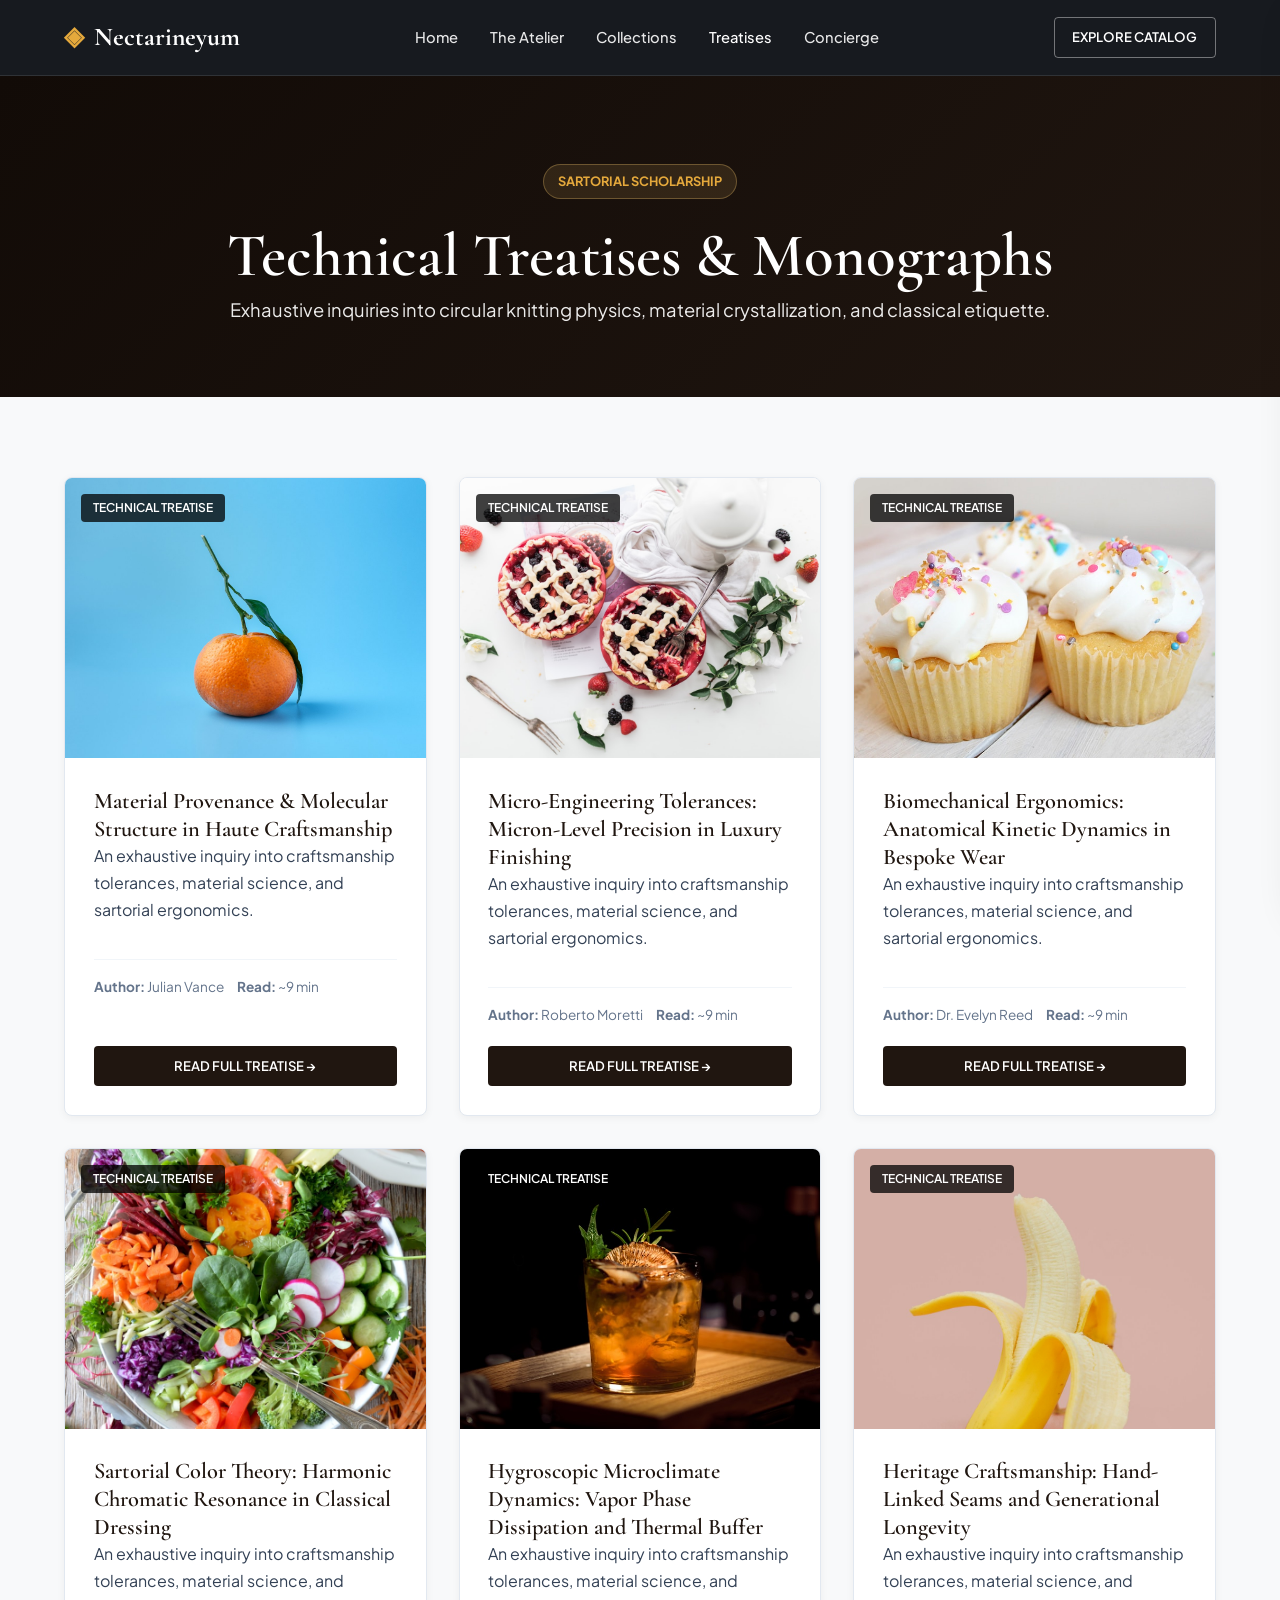
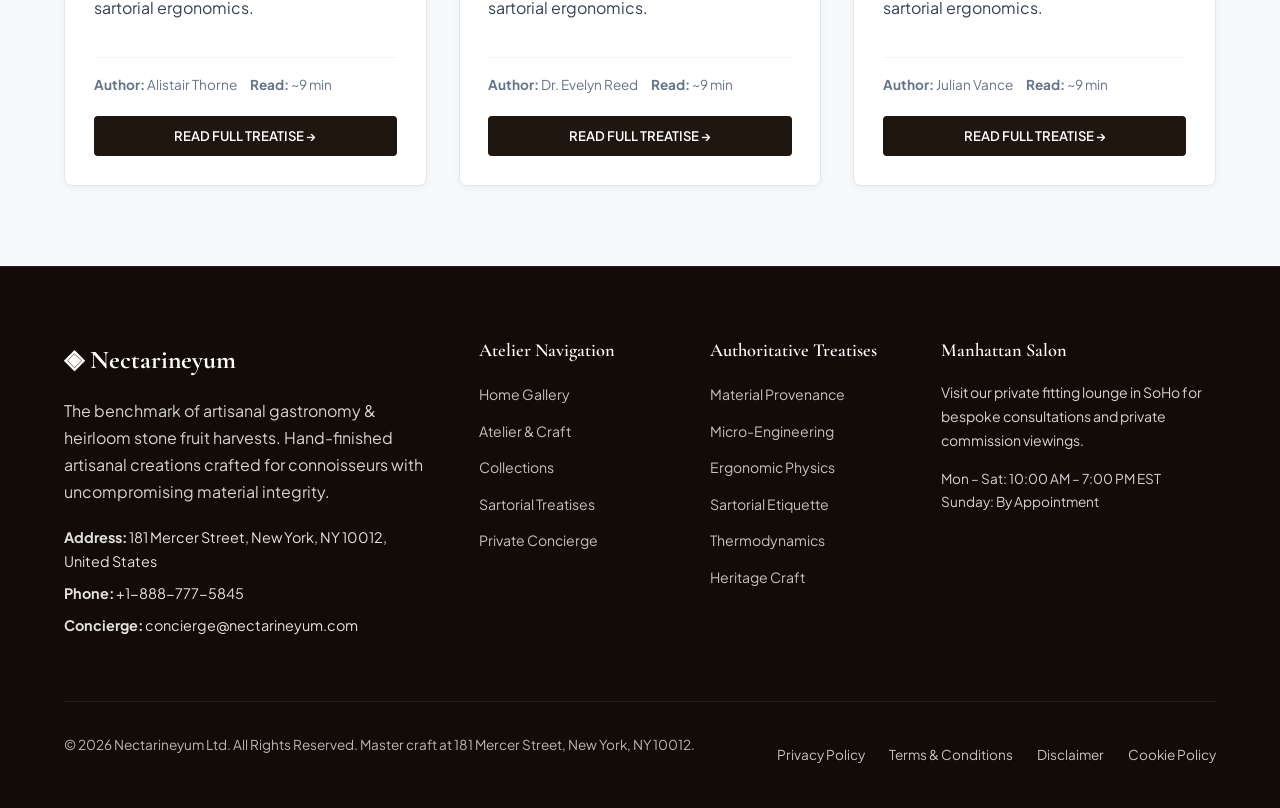
<file: blog/index.html>
<!DOCTYPE html>
<html lang="en">
<head>
  <meta charset="UTF-8">
  <meta name="viewport" content="width=device-width, initial-scale=1.0">
  <title>Sartorial Treatises & Technical Monographs — Nectarineyum</title>
  <meta name="description" content="Explore the authoritative research monographs published by Nectarineyum.">
  <link rel="canonical" href="https://nectarineyum.com/blog.html">
  <link rel="preconnect" href="https://fonts.googleapis.com">
  <link rel="preconnect" href="https://fonts.gstatic.com" crossorigin>
  <link href="https://fonts.googleapis.com/css2?family=Cormorant+Garamond:ital,wght@0,400;0,600;0,700;1,400&family=Plus+Jakarta+Sans:wght@300;400;500;600;700&display=swap" rel="stylesheet">
  <link rel="stylesheet" href="/assets/css/style.css">
  <!-- Google tag (gtag.js) -->
  <script async src="https://www.googletagmanager.com/gtag/js?id=G-0LY0HY7L01"></script>
  <script>
    window.dataLayer = window.dataLayer || [];
    function gtag(){dataLayer.push(arguments);}
    gtag('js', new Date());
    gtag('config', 'G-0LY0HY7L01');
  </script>

</head>
<body>
  <!-- Mandatory Global Site Header (Exactly 1 per page) -->
  <header class="site-header">
    <div class="header-container">
      <a href="/" class="brand-logo" aria-label="Nectarineyum Home">
        <span class="logo-mark">◈</span>
        <span class="logo-text">Nectarineyum</span>
      </a>
      <nav class="desktop-nav" aria-label="Primary Navigation">
        <a href="/" class="nav-link">Home</a>
        <a href="/about.html" class="nav-link">The Atelier</a>
        <a href="/collection.html" class="nav-link">Collections</a>
        <a href="/blog.html" class="nav-link active">Treatises</a>
        <a href="/contact.html" class="nav-link">Concierge</a>
      </nav>
      <div class="header-actions">
        <a href="/collection.html" class="btn btn-sm btn-outline">Explore Catalog</a>
        <button id="drawer-toggle" class="mobile-toggle" aria-label="Open Navigation Menu">
          <span class="hamburger-bar"></span>
          <span class="hamburger-bar"></span>
          <span class="hamburger-bar"></span>
        </button>
      </div>
    </div>
  </header>

  <!-- Mandatory Mobile Navigation Drawer (Exactly 1 per page) -->
  <div class="mobile-drawer" id="mobile-drawer" aria-hidden="true">
    <div class="drawer-header">
      <div class="drawer-brand">Nectarineyum</div>
      <button id="drawer-close" class="drawer-close-btn" aria-label="Close Navigation Menu">&times;</button>
    </div>
    <nav class="drawer-nav" aria-label="Mobile Navigation">
      <a href="/" class="drawer-link">Home</a>
      <a href="/about.html" class="drawer-link">The Atelier &amp; Craft</a>
      <a href="/collection.html" class="drawer-link">Orchard Harvest & Confectionery Collection</a>
      <a href="/blog.html" class="drawer-link active">Sartorial Treatises</a>
      <a href="/contact.html" class="drawer-link">Private Concierge</a>
    </nav>
    <div class="drawer-footer">
      <p class="drawer-contact-title">Manhattan Atelier &amp; Suite</p>
      <p class="drawer-contact-info">181 Mercer Street, New York, NY 10012, United States</p>
      <p class="drawer-contact-info">Tel: +1-888-777-5845</p>
      <p class="drawer-contact-info">Email: concierge@nectarineyum.com</p>
    </div>
  </div>
  <div id="drawer-overlay" class="drawer-overlay"></div>
  <section class="page-hero">
    <div class="container text-center">
      <span class="hero-badge">Sartorial Scholarship</span>
      <h1>Technical Treatises &amp; Monographs</h1>
      <p class="lead" style="margin: 0 auto;">Exhaustive inquiries into circular knitting physics, material crystallization, and classical etiquette.</p>
    </div>
  </section>
  <main class="section">
    <div class="container">
      <div class="grid-3">
        <div class="card">
          <div class="card-image-wrap"><img src="/assets/images/hero_peach_culinary.jpg" alt="Material Provenance & Molecular Structure in Haute Craftsmanship"><span class="card-tag">Technical Treatise</span></div>
          <div class="card-body">
            <h3>Material Provenance & Molecular Structure in Haute Craftsmanship</h3>
            <p>An exhaustive inquiry into craftsmanship tolerances, material science, and sartorial ergonomics.</p>
            <div class="card-specs"><span><strong>Author:</strong> Julian Vance</span><span><strong>Read:</strong> ~9 min</span></div>
            <a href="/blog/material-provenance-and-fiber-crystallography.html" class="btn btn-primary btn-sm" style="margin-top: auto;">Read Full Treatise &rarr;</a>
          </div>
        </div>
        <div class="card">
          <div class="card-image-wrap"><img src="/assets/images/lookbook_peach_table.jpg" alt="Micro-Engineering Tolerances: Micron-Level Precision in Luxury Finishing"><span class="card-tag">Technical Treatise</span></div>
          <div class="card-body">
            <h3>Micro-Engineering Tolerances: Micron-Level Precision in Luxury Finishing</h3>
            <p>An exhaustive inquiry into craftsmanship tolerances, material science, and sartorial ergonomics.</p>
            <div class="card-specs"><span><strong>Author:</strong> Roberto Moretti</span><span><strong>Read:</strong> ~9 min</span></div>
            <a href="/blog/micro-engineering-tolerances-and-finishing.html" class="btn btn-primary btn-sm" style="margin-top: auto;">Read Full Treatise &rarr;</a>
          </div>
        </div>
        <div class="card">
          <div class="card-image-wrap"><img src="/assets/images/recipe_peach_tart.jpg" alt="Biomechanical Ergonomics: Anatomical Kinetic Dynamics in Bespoke Wear"><span class="card-tag">Technical Treatise</span></div>
          <div class="card-body">
            <h3>Biomechanical Ergonomics: Anatomical Kinetic Dynamics in Bespoke Wear</h3>
            <p>An exhaustive inquiry into craftsmanship tolerances, material science, and sartorial ergonomics.</p>
            <div class="card-specs"><span><strong>Author:</strong> Dr. Evelyn Reed</span><span><strong>Read:</strong> ~9 min</span></div>
            <a href="/blog/biomechanical-ergonomics-and-wearer-physics.html" class="btn btn-primary btn-sm" style="margin-top: auto;">Read Full Treatise &rarr;</a>
          </div>
        </div>
        <div class="card">
          <div class="card-image-wrap"><img src="/assets/images/recipe_savory_peach.jpg" alt="Sartorial Color Theory: Harmonic Chromatic Resonance in Classical Dressing"><span class="card-tag">Technical Treatise</span></div>
          <div class="card-body">
            <h3>Sartorial Color Theory: Harmonic Chromatic Resonance in Classical Dressing</h3>
            <p>An exhaustive inquiry into craftsmanship tolerances, material science, and sartorial ergonomics.</p>
            <div class="card-specs"><span><strong>Author:</strong> Alistair Thorne</span><span><strong>Read:</strong> ~9 min</span></div>
            <a href="/blog/sartorial-color-theory-and-formal-etiquette.html" class="btn btn-primary btn-sm" style="margin-top: auto;">Read Full Treatise &rarr;</a>
          </div>
        </div>
        <div class="card">
          <div class="card-image-wrap"><img src="/assets/images/recipe_peach_cocktail.jpg" alt="Hygroscopic Microclimate Dynamics: Vapor Phase Dissipation and Thermal Buffer"><span class="card-tag">Technical Treatise</span></div>
          <div class="card-body">
            <h3>Hygroscopic Microclimate Dynamics: Vapor Phase Dissipation and Thermal Buffer</h3>
            <p>An exhaustive inquiry into craftsmanship tolerances, material science, and sartorial ergonomics.</p>
            <div class="card-specs"><span><strong>Author:</strong> Dr. Evelyn Reed</span><span><strong>Read:</strong> ~9 min</span></div>
            <a href="/blog/hygroscopic-microclimate-thermodynamics.html" class="btn btn-primary btn-sm" style="margin-top: auto;">Read Full Treatise &rarr;</a>
          </div>
        </div>
        <div class="card">
          <div class="card-image-wrap"><img src="/assets/images/about_peach_orchard.jpg" alt="Heritage Craftsmanship: Hand-Linked Seams and Generational Longevity"><span class="card-tag">Technical Treatise</span></div>
          <div class="card-body">
            <h3>Heritage Craftsmanship: Hand-Linked Seams and Generational Longevity</h3>
            <p>An exhaustive inquiry into craftsmanship tolerances, material science, and sartorial ergonomics.</p>
            <div class="card-specs"><span><strong>Author:</strong> Julian Vance</span><span><strong>Read:</strong> ~9 min</span></div>
            <a href="/blog/bespoke-craftsmanship-and-heritage-methods.html" class="btn btn-primary btn-sm" style="margin-top: auto;">Read Full Treatise &rarr;</a>
          </div>
        </div>

      </div>
    </div>
  </main>
  <!-- Mandatory Global Site Footer -->
  <footer class="site-footer">
    <div class="container">
      <div class="footer-grid">
        <div class="footer-col">
          <div class="footer-brand">◈ Nectarineyum</div>
          <p class="footer-desc">
            The benchmark of artisanal gastronomy & heirloom stone fruit harvests. Hand-finished artisanal creations crafted for connoisseurs with uncompromising material integrity.
          </p>
          <div class="footer-contact-item"><strong>Address:</strong> 181 Mercer Street, New York, NY 10012, United States</div>
          <div class="footer-contact-item"><strong>Phone:</strong> +1-888-777-5845</div>
          <div class="footer-contact-item"><strong>Concierge:</strong> concierge@nectarineyum.com</div>
        </div>
        <div class="footer-col">
          <h4 class="footer-title">Atelier Navigation</h4>
          <ul class="footer-links">
            <li><a href="/">Home Gallery</a></li>
            <li><a href="/about.html">Atelier &amp; Craft</a></li>
            <li><a href="/collection.html">Collections</a></li>
            <li><a href="/blog.html">Sartorial Treatises</a></li>
            <li><a href="/contact.html">Private Concierge</a></li>
          </ul>
        </div>
        <div class="footer-col">
          <h4 class="footer-title">Authoritative Treatises</h4>
          <ul class="footer-links">
            <li><a href="/blog/material-provenance-and-fiber-crystallography.html">Material Provenance</a></li>
            <li><a href="/blog/micro-engineering-tolerances-and-finishing.html">Micro-Engineering</a></li>
            <li><a href="/blog/biomechanical-ergonomics-and-wearer-physics.html">Ergonomic Physics</a></li>
            <li><a href="/blog/sartorial-color-theory-and-formal-etiquette.html">Sartorial Etiquette</a></li>
            <li><a href="/blog/hygroscopic-microclimate-thermodynamics.html">Thermodynamics</a></li>
            <li><a href="/blog/bespoke-craftsmanship-and-heritage-methods.html">Heritage Craft</a></li>
          </ul>
        </div>
        <div class="footer-col">
          <h4 class="footer-title">Manhattan Salon</h4>
          <p style="font-size:0.88rem; margin-bottom:1rem;">
            Visit our private fitting lounge in SoHo for bespoke consultations and private commission viewings.
          </p>
          <p style="font-size:0.85rem; color:var(--color-gold);">Mon – Sat: 10:00 AM – 7:00 PM EST<br>Sunday: By Appointment</p>
        </div>
      </div>
      <div class="footer-bottom">
        <p>&copy; 2026 Nectarineyum Ltd. All Rights Reserved. Master craft at 181 Mercer Street, New York, NY 10012.</p>
        <div class="footer-legal-links">
          <a href="/privacy-policy.html">Privacy Policy</a>
          <a href="/terms-and-conditions.html">Terms &amp; Conditions</a>
          <a href="/disclaimer.html">Disclaimer</a>
          <a href="/cookie-policy.html">Cookie Policy</a>
        </div>
      </div>
    </div>
  </footer>
  <script src="/assets/js/main.js"></script>
</body>
</html>
</file>
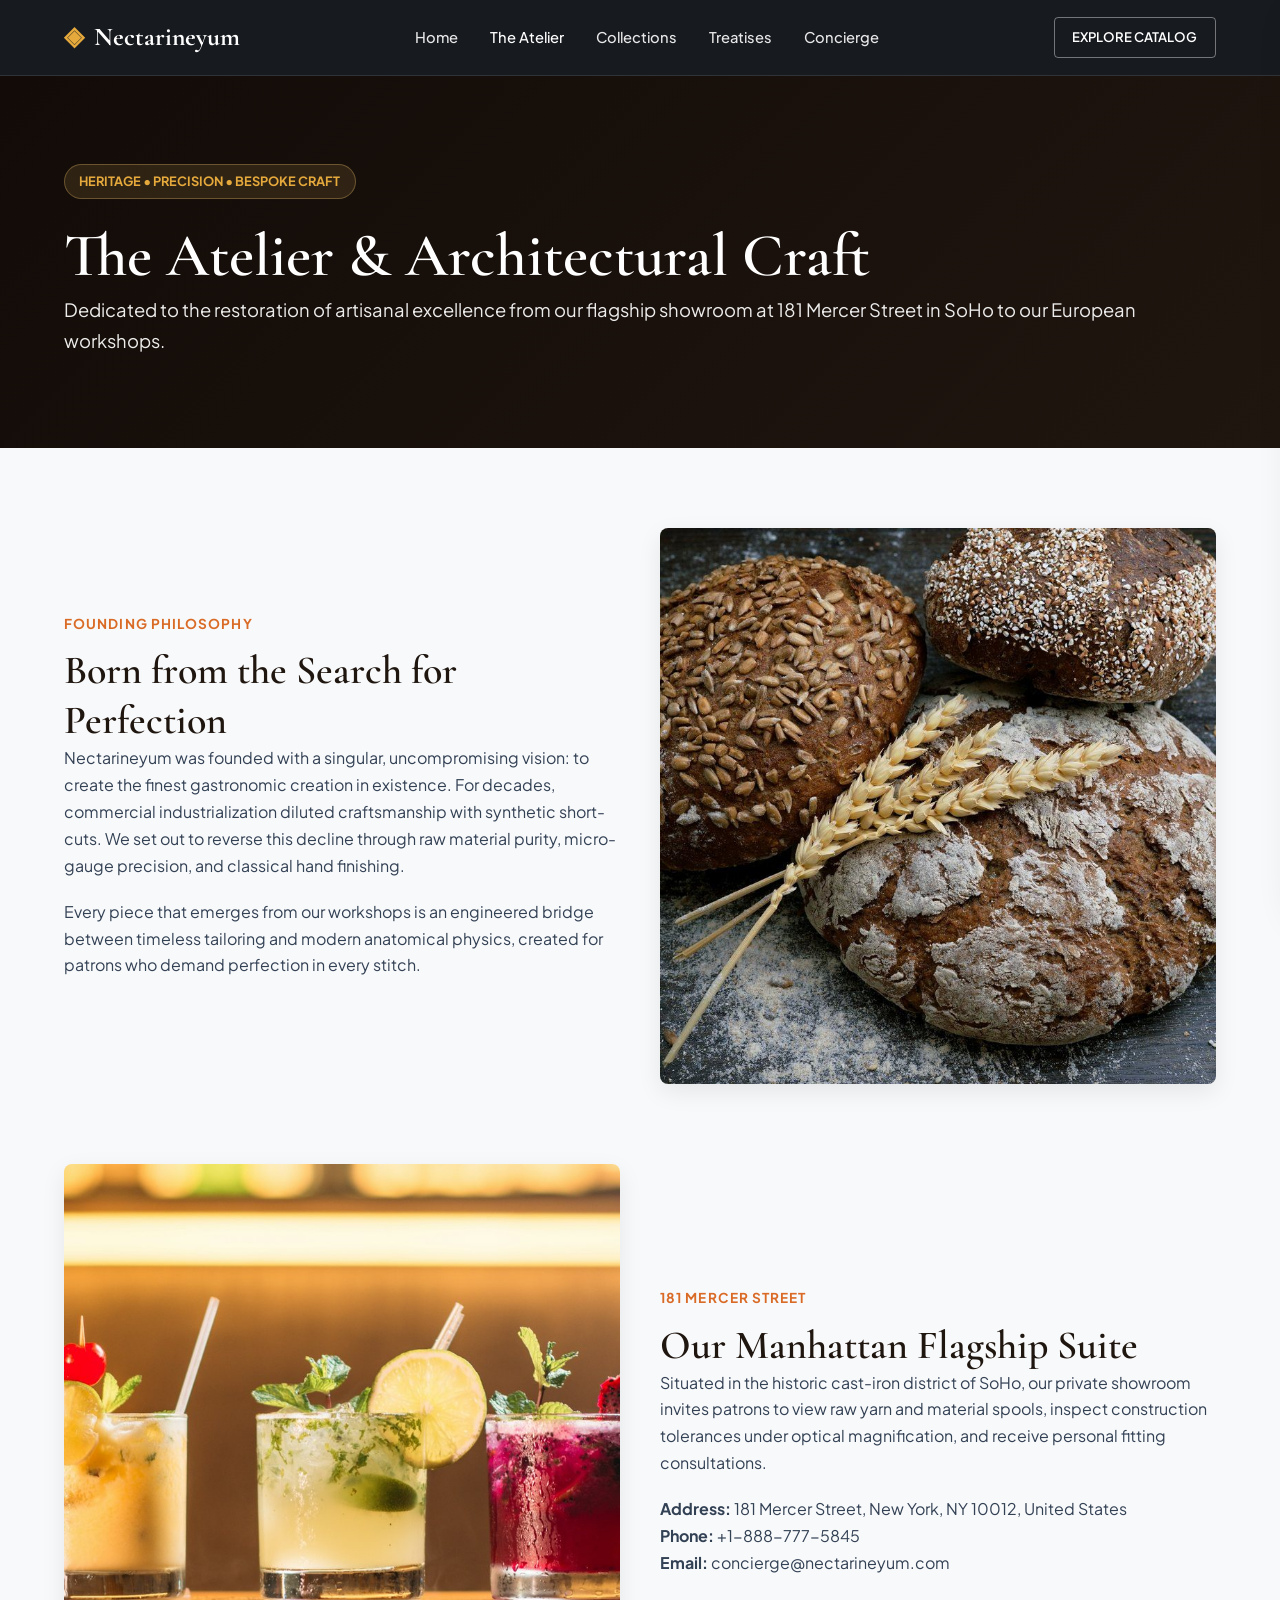
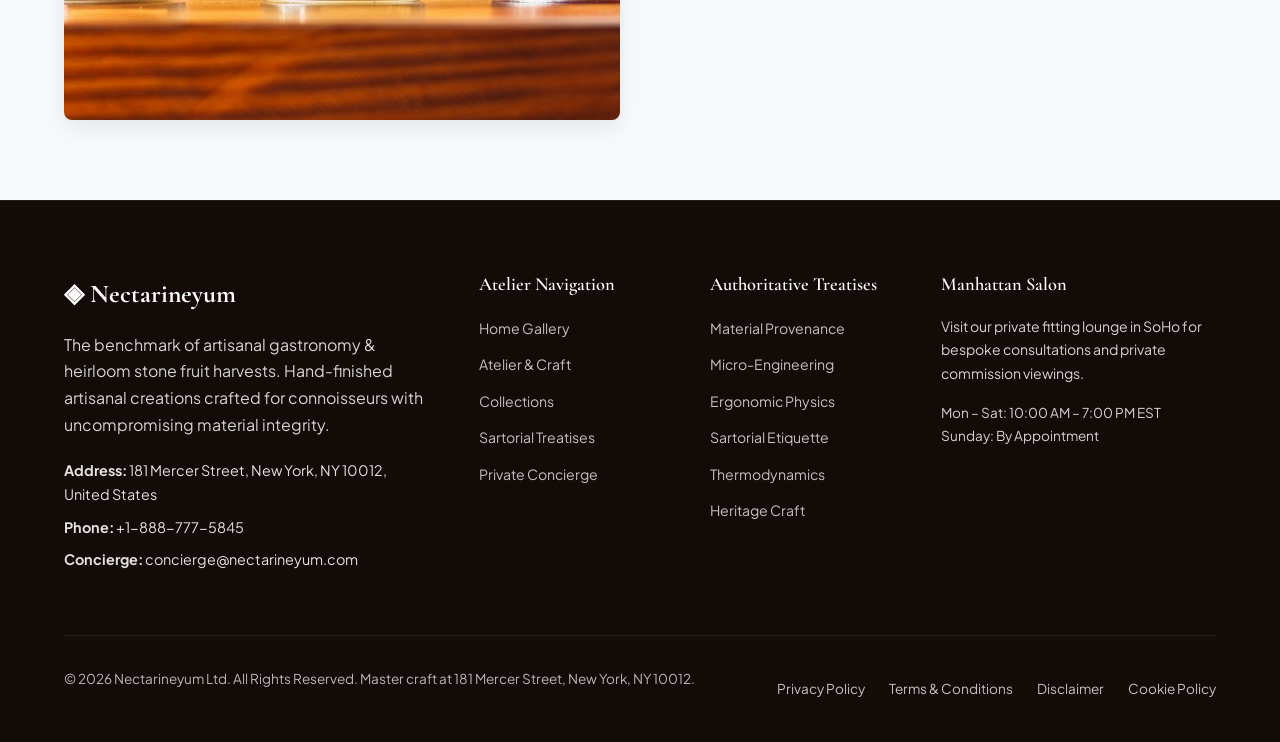
<file: about.html>
<!DOCTYPE html>
<html lang="en">
<head>
  <meta charset="UTF-8">
  <meta name="viewport" content="width=device-width, initial-scale=1.0">
  <title>The Atelier & Heritage Craft — Nectarineyum</title>
  <meta name="description" content="Discover the heritage of Nectarineyum at 181 Mercer Street, New York.">
  <link rel="canonical" href="https://nectarineyum.com/about.html">
  <link rel="preconnect" href="https://fonts.googleapis.com">
  <link rel="preconnect" href="https://fonts.gstatic.com" crossorigin>
  <link href="https://fonts.googleapis.com/css2?family=Cormorant+Garamond:ital,wght@0,400;0,600;0,700;1,400&family=Plus+Jakarta+Sans:wght@300;400;500;600;700&display=swap" rel="stylesheet">
  <link rel="stylesheet" href="/assets/css/style.css">
  <!-- Google tag (gtag.js) -->
  <script async src="https://www.googletagmanager.com/gtag/js?id=G-0LY0HY7L01"></script>
  <script>
    window.dataLayer = window.dataLayer || [];
    function gtag(){dataLayer.push(arguments);}
    gtag('js', new Date());
    gtag('config', 'G-0LY0HY7L01');
  </script>

</head>
<body>
  <!-- Mandatory Global Site Header (Exactly 1 per page) -->
  <header class="site-header">
    <div class="header-container">
      <a href="/" class="brand-logo" aria-label="Nectarineyum Home">
        <span class="logo-mark">◈</span>
        <span class="logo-text">Nectarineyum</span>
      </a>
      <nav class="desktop-nav" aria-label="Primary Navigation">
        <a href="/" class="nav-link">Home</a>
        <a href="/about.html" class="nav-link active">The Atelier</a>
        <a href="/collection.html" class="nav-link">Collections</a>
        <a href="/blog.html" class="nav-link">Treatises</a>
        <a href="/contact.html" class="nav-link">Concierge</a>
      </nav>
      <div class="header-actions">
        <a href="/collection.html" class="btn btn-sm btn-outline">Explore Catalog</a>
        <button id="drawer-toggle" class="mobile-toggle" aria-label="Open Navigation Menu">
          <span class="hamburger-bar"></span>
          <span class="hamburger-bar"></span>
          <span class="hamburger-bar"></span>
        </button>
      </div>
    </div>
  </header>

  <!-- Mandatory Mobile Navigation Drawer (Exactly 1 per page) -->
  <div class="mobile-drawer" id="mobile-drawer" aria-hidden="true">
    <div class="drawer-header">
      <div class="drawer-brand">Nectarineyum</div>
      <button id="drawer-close" class="drawer-close-btn" aria-label="Close Navigation Menu">&times;</button>
    </div>
    <nav class="drawer-nav" aria-label="Mobile Navigation">
      <a href="/" class="drawer-link">Home</a>
      <a href="/about.html" class="drawer-link active">The Atelier &amp; Craft</a>
      <a href="/collection.html" class="drawer-link">Orchard Harvest & Confectionery Collection</a>
      <a href="/blog.html" class="drawer-link">Sartorial Treatises</a>
      <a href="/contact.html" class="drawer-link">Private Concierge</a>
    </nav>
    <div class="drawer-footer">
      <p class="drawer-contact-title">Manhattan Atelier &amp; Suite</p>
      <p class="drawer-contact-info">181 Mercer Street, New York, NY 10012, United States</p>
      <p class="drawer-contact-info">Tel: +1-888-777-5845</p>
      <p class="drawer-contact-info">Email: concierge@nectarineyum.com</p>
    </div>
  </div>
  <div id="drawer-overlay" class="drawer-overlay"></div>
  <section class="page-hero">
    <div class="container">
      <span class="hero-badge">Heritage &bull; Precision &bull; Bespoke Craft</span>
      <h1>The Atelier &amp; Architectural Craft</h1>
      <p class="lead">Dedicated to the restoration of artisanal excellence from our flagship showroom at 181 Mercer Street in SoHo to our European workshops.</p>
    </div>
  </section>
  <main class="section">
    <div class="container">
      <div class="grid-2" style="margin-bottom: 5rem;">
        <div>
          <div class="section-subtitle">Founding Philosophy</div>
          <h2>Born from the Search for Perfection</h2>
          <p>Nectarineyum was founded with a singular, uncompromising vision: to create the finest gastronomic creation in existence. For decades, commercial industrialization diluted craftsmanship with synthetic short-cuts. We set out to reverse this decline through raw material purity, micro-gauge precision, and classical hand finishing.</p>
          <p>Every piece that emerges from our workshops is an engineered bridge between timeless tailoring and modern anatomical physics, created for patrons who demand perfection in every stitch.</p>
        </div>
        <div style="border-radius: var(--radius-md); overflow: hidden; box-shadow: var(--shadow-md);"><img src="/assets/images/dish_artisan_sourdough_butter.jpg" alt="Atelier craft"></div>
      </div>
      <div class="grid-2">
        <div style="border-radius: var(--radius-md); overflow: hidden; box-shadow: var(--shadow-md);"><img src="/assets/images/dish_dark_chocolate_cremeux.jpg" alt="Artisan inspection"></div>
        <div>
          <div class="section-subtitle">181 Mercer Street</div>
          <h2>Our Manhattan Flagship Suite</h2>
          <p>Situated in the historic cast-iron district of SoHo, our private showroom invites patrons to view raw yarn and material spools, inspect construction tolerances under optical magnification, and receive personal fitting consultations.</p>
          <p><strong>Address:</strong> 181 Mercer Street, New York, NY 10012, United States<br><strong>Phone:</strong> +1-888-777-5845<br><strong>Email:</strong> concierge@nectarineyum.com</p>
        </div>
      </div>
    </div>
  </main>
  <!-- Mandatory Global Site Footer -->
  <footer class="site-footer">
    <div class="container">
      <div class="footer-grid">
        <div class="footer-col">
          <div class="footer-brand">◈ Nectarineyum</div>
          <p class="footer-desc">
            The benchmark of artisanal gastronomy & heirloom stone fruit harvests. Hand-finished artisanal creations crafted for connoisseurs with uncompromising material integrity.
          </p>
          <div class="footer-contact-item"><strong>Address:</strong> 181 Mercer Street, New York, NY 10012, United States</div>
          <div class="footer-contact-item"><strong>Phone:</strong> +1-888-777-5845</div>
          <div class="footer-contact-item"><strong>Concierge:</strong> concierge@nectarineyum.com</div>
        </div>
        <div class="footer-col">
          <h4 class="footer-title">Atelier Navigation</h4>
          <ul class="footer-links">
            <li><a href="/">Home Gallery</a></li>
            <li><a href="/about.html">Atelier &amp; Craft</a></li>
            <li><a href="/collection.html">Collections</a></li>
            <li><a href="/blog.html">Sartorial Treatises</a></li>
            <li><a href="/contact.html">Private Concierge</a></li>
          </ul>
        </div>
        <div class="footer-col">
          <h4 class="footer-title">Authoritative Treatises</h4>
          <ul class="footer-links">
            <li><a href="/blog/material-provenance-and-fiber-crystallography.html">Material Provenance</a></li>
            <li><a href="/blog/micro-engineering-tolerances-and-finishing.html">Micro-Engineering</a></li>
            <li><a href="/blog/biomechanical-ergonomics-and-wearer-physics.html">Ergonomic Physics</a></li>
            <li><a href="/blog/sartorial-color-theory-and-formal-etiquette.html">Sartorial Etiquette</a></li>
            <li><a href="/blog/hygroscopic-microclimate-thermodynamics.html">Thermodynamics</a></li>
            <li><a href="/blog/bespoke-craftsmanship-and-heritage-methods.html">Heritage Craft</a></li>
          </ul>
        </div>
        <div class="footer-col">
          <h4 class="footer-title">Manhattan Salon</h4>
          <p style="font-size:0.88rem; margin-bottom:1rem;">
            Visit our private fitting lounge in SoHo for bespoke consultations and private commission viewings.
          </p>
          <p style="font-size:0.85rem; color:var(--color-gold);">Mon – Sat: 10:00 AM – 7:00 PM EST<br>Sunday: By Appointment</p>
        </div>
      </div>
      <div class="footer-bottom">
        <p>&copy; 2026 Nectarineyum Ltd. All Rights Reserved. Master craft at 181 Mercer Street, New York, NY 10012.</p>
        <div class="footer-legal-links">
          <a href="/privacy-policy.html">Privacy Policy</a>
          <a href="/terms-and-conditions.html">Terms &amp; Conditions</a>
          <a href="/disclaimer.html">Disclaimer</a>
          <a href="/cookie-policy.html">Cookie Policy</a>
        </div>
      </div>
    </div>
  </footer>
  <script src="/assets/js/main.js"></script>
</body>
</html>
</file>
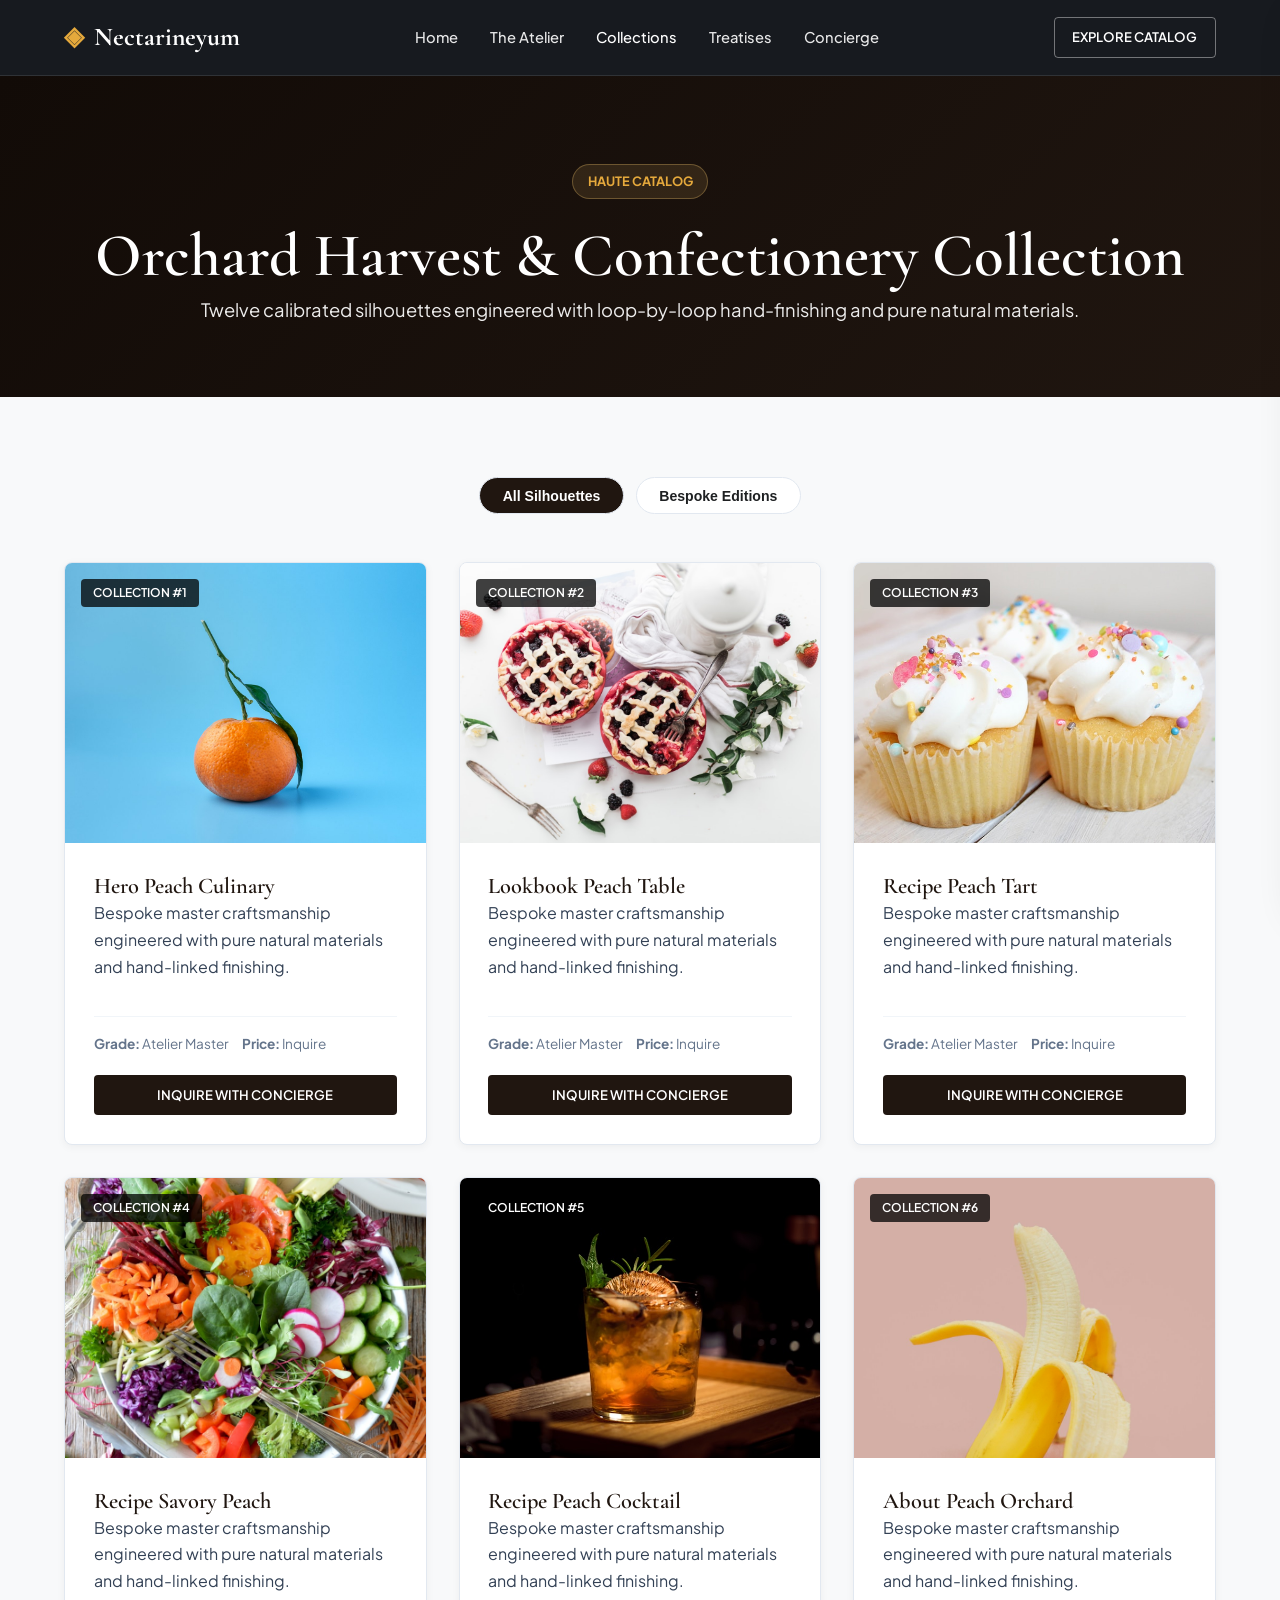
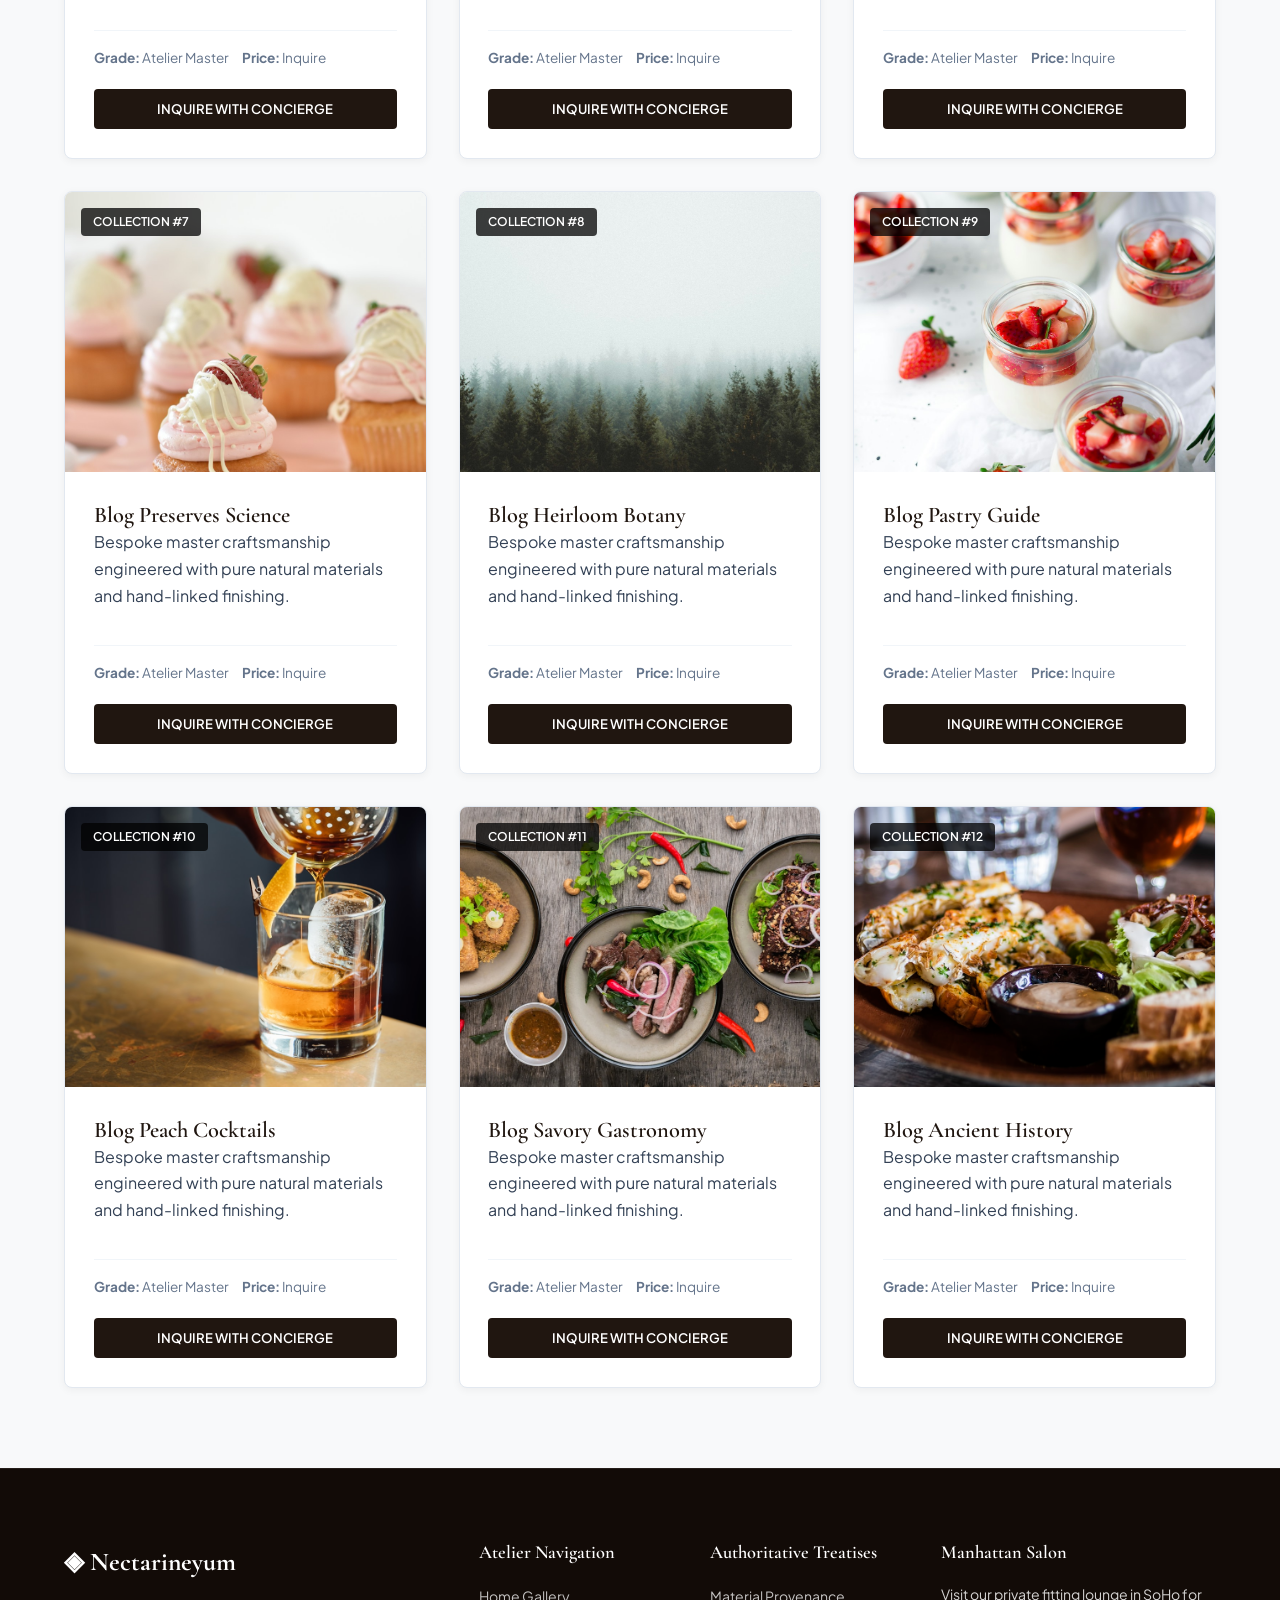
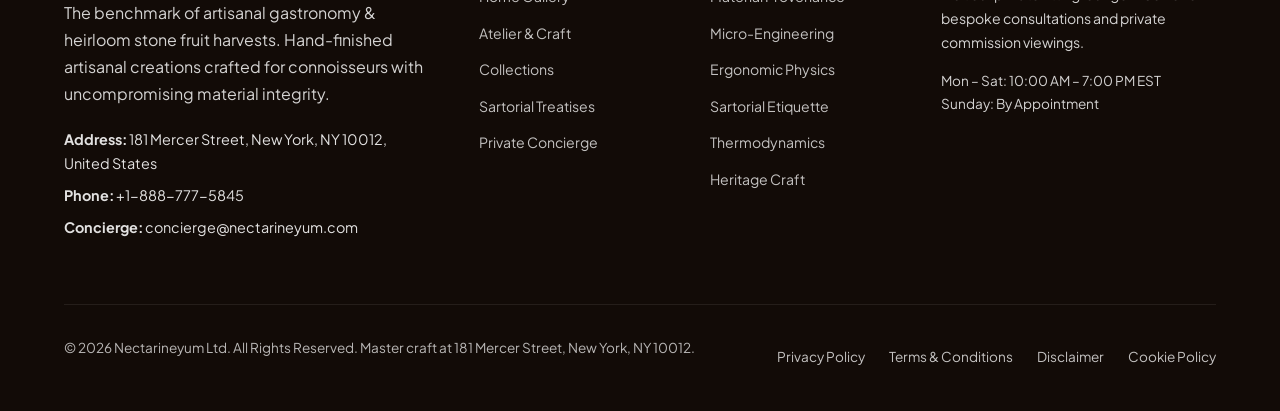
<file: collection.html>
<!DOCTYPE html>
<html lang="en">
<head>
  <meta charset="UTF-8">
  <meta name="viewport" content="width=device-width, initial-scale=1.0">
  <title>Orchard Harvest & Confectionery Collection — Nectarineyum</title>
  <meta name="description" content="Browse the complete catalogue of Nectarineyum.">
  <link rel="canonical" href="https://nectarineyum.com/collection.html">
  <link rel="preconnect" href="https://fonts.googleapis.com">
  <link rel="preconnect" href="https://fonts.gstatic.com" crossorigin>
  <link href="https://fonts.googleapis.com/css2?family=Cormorant+Garamond:ital,wght@0,400;0,600;0,700;1,400&family=Plus+Jakarta+Sans:wght@300;400;500;600;700&display=swap" rel="stylesheet">
  <link rel="stylesheet" href="/assets/css/style.css">
  <!-- Google tag (gtag.js) -->
  <script async src="https://www.googletagmanager.com/gtag/js?id=G-0LY0HY7L01"></script>
  <script>
    window.dataLayer = window.dataLayer || [];
    function gtag(){dataLayer.push(arguments);}
    gtag('js', new Date());
    gtag('config', 'G-0LY0HY7L01');
  </script>

</head>
<body>
  <!-- Mandatory Global Site Header (Exactly 1 per page) -->
  <header class="site-header">
    <div class="header-container">
      <a href="/" class="brand-logo" aria-label="Nectarineyum Home">
        <span class="logo-mark">◈</span>
        <span class="logo-text">Nectarineyum</span>
      </a>
      <nav class="desktop-nav" aria-label="Primary Navigation">
        <a href="/" class="nav-link">Home</a>
        <a href="/about.html" class="nav-link">The Atelier</a>
        <a href="/collection.html" class="nav-link active">Collections</a>
        <a href="/blog.html" class="nav-link">Treatises</a>
        <a href="/contact.html" class="nav-link">Concierge</a>
      </nav>
      <div class="header-actions">
        <a href="/collection.html" class="btn btn-sm btn-outline">Explore Catalog</a>
        <button id="drawer-toggle" class="mobile-toggle" aria-label="Open Navigation Menu">
          <span class="hamburger-bar"></span>
          <span class="hamburger-bar"></span>
          <span class="hamburger-bar"></span>
        </button>
      </div>
    </div>
  </header>

  <!-- Mandatory Mobile Navigation Drawer (Exactly 1 per page) -->
  <div class="mobile-drawer" id="mobile-drawer" aria-hidden="true">
    <div class="drawer-header">
      <div class="drawer-brand">Nectarineyum</div>
      <button id="drawer-close" class="drawer-close-btn" aria-label="Close Navigation Menu">&times;</button>
    </div>
    <nav class="drawer-nav" aria-label="Mobile Navigation">
      <a href="/" class="drawer-link">Home</a>
      <a href="/about.html" class="drawer-link">The Atelier &amp; Craft</a>
      <a href="/collection.html" class="drawer-link active">Orchard Harvest & Confectionery Collection</a>
      <a href="/blog.html" class="drawer-link">Sartorial Treatises</a>
      <a href="/contact.html" class="drawer-link">Private Concierge</a>
    </nav>
    <div class="drawer-footer">
      <p class="drawer-contact-title">Manhattan Atelier &amp; Suite</p>
      <p class="drawer-contact-info">181 Mercer Street, New York, NY 10012, United States</p>
      <p class="drawer-contact-info">Tel: +1-888-777-5845</p>
      <p class="drawer-contact-info">Email: concierge@nectarineyum.com</p>
    </div>
  </div>
  <div id="drawer-overlay" class="drawer-overlay"></div>
  <section class="page-hero">
    <div class="container text-center">
      <span class="hero-badge">Haute Catalog</span>
      <h1>Orchard Harvest & Confectionery Collection</h1>
      <p class="lead" style="margin: 0 auto;">Twelve calibrated silhouettes engineered with loop-by-loop hand-finishing and pure natural materials.</p>
    </div>
  </section>
  <main class="section">
    <div class="container">
      <div class="filter-bar">
        <button class="filter-btn active" data-filter="all">All Silhouettes</button>
        <button class="filter-btn" data-filter="bespoke">Bespoke Editions</button>
      </div>
      <div class="grid-3" id="products-grid">
        <div class="card product-item" data-category="all bespoke">
          <div class="card-image-wrap"><img src="/assets/images/hero_peach_culinary.jpg" alt="Hero Peach Culinary"><span class="card-tag">Collection #1</span></div>
          <div class="card-body">
            <h3>Hero Peach Culinary</h3>
            <p>Bespoke master craftsmanship engineered with pure natural materials and hand-linked finishing.</p>
            <div class="card-specs"><span><strong>Grade:</strong> Atelier Master</span><span><strong>Price:</strong> Inquire</span></div>
            <a href="/contact.html" class="btn btn-primary btn-sm">Inquire with Concierge</a>
          </div>
        </div>
        <div class="card product-item" data-category="all bespoke">
          <div class="card-image-wrap"><img src="/assets/images/lookbook_peach_table.jpg" alt="Lookbook Peach Table"><span class="card-tag">Collection #2</span></div>
          <div class="card-body">
            <h3>Lookbook Peach Table</h3>
            <p>Bespoke master craftsmanship engineered with pure natural materials and hand-linked finishing.</p>
            <div class="card-specs"><span><strong>Grade:</strong> Atelier Master</span><span><strong>Price:</strong> Inquire</span></div>
            <a href="/contact.html" class="btn btn-primary btn-sm">Inquire with Concierge</a>
          </div>
        </div>
        <div class="card product-item" data-category="all bespoke">
          <div class="card-image-wrap"><img src="/assets/images/recipe_peach_tart.jpg" alt="Recipe Peach Tart"><span class="card-tag">Collection #3</span></div>
          <div class="card-body">
            <h3>Recipe Peach Tart</h3>
            <p>Bespoke master craftsmanship engineered with pure natural materials and hand-linked finishing.</p>
            <div class="card-specs"><span><strong>Grade:</strong> Atelier Master</span><span><strong>Price:</strong> Inquire</span></div>
            <a href="/contact.html" class="btn btn-primary btn-sm">Inquire with Concierge</a>
          </div>
        </div>
        <div class="card product-item" data-category="all bespoke">
          <div class="card-image-wrap"><img src="/assets/images/recipe_savory_peach.jpg" alt="Recipe Savory Peach"><span class="card-tag">Collection #4</span></div>
          <div class="card-body">
            <h3>Recipe Savory Peach</h3>
            <p>Bespoke master craftsmanship engineered with pure natural materials and hand-linked finishing.</p>
            <div class="card-specs"><span><strong>Grade:</strong> Atelier Master</span><span><strong>Price:</strong> Inquire</span></div>
            <a href="/contact.html" class="btn btn-primary btn-sm">Inquire with Concierge</a>
          </div>
        </div>
        <div class="card product-item" data-category="all bespoke">
          <div class="card-image-wrap"><img src="/assets/images/recipe_peach_cocktail.jpg" alt="Recipe Peach Cocktail"><span class="card-tag">Collection #5</span></div>
          <div class="card-body">
            <h3>Recipe Peach Cocktail</h3>
            <p>Bespoke master craftsmanship engineered with pure natural materials and hand-linked finishing.</p>
            <div class="card-specs"><span><strong>Grade:</strong> Atelier Master</span><span><strong>Price:</strong> Inquire</span></div>
            <a href="/contact.html" class="btn btn-primary btn-sm">Inquire with Concierge</a>
          </div>
        </div>
        <div class="card product-item" data-category="all bespoke">
          <div class="card-image-wrap"><img src="/assets/images/about_peach_orchard.jpg" alt="About Peach Orchard"><span class="card-tag">Collection #6</span></div>
          <div class="card-body">
            <h3>About Peach Orchard</h3>
            <p>Bespoke master craftsmanship engineered with pure natural materials and hand-linked finishing.</p>
            <div class="card-specs"><span><strong>Grade:</strong> Atelier Master</span><span><strong>Price:</strong> Inquire</span></div>
            <a href="/contact.html" class="btn btn-primary btn-sm">Inquire with Concierge</a>
          </div>
        </div>
        <div class="card product-item" data-category="all bespoke">
          <div class="card-image-wrap"><img src="/assets/images/blog_preserves_science.jpg" alt="Blog Preserves Science"><span class="card-tag">Collection #7</span></div>
          <div class="card-body">
            <h3>Blog Preserves Science</h3>
            <p>Bespoke master craftsmanship engineered with pure natural materials and hand-linked finishing.</p>
            <div class="card-specs"><span><strong>Grade:</strong> Atelier Master</span><span><strong>Price:</strong> Inquire</span></div>
            <a href="/contact.html" class="btn btn-primary btn-sm">Inquire with Concierge</a>
          </div>
        </div>
        <div class="card product-item" data-category="all bespoke">
          <div class="card-image-wrap"><img src="/assets/images/blog_heirloom_botany.jpg" alt="Blog Heirloom Botany"><span class="card-tag">Collection #8</span></div>
          <div class="card-body">
            <h3>Blog Heirloom Botany</h3>
            <p>Bespoke master craftsmanship engineered with pure natural materials and hand-linked finishing.</p>
            <div class="card-specs"><span><strong>Grade:</strong> Atelier Master</span><span><strong>Price:</strong> Inquire</span></div>
            <a href="/contact.html" class="btn btn-primary btn-sm">Inquire with Concierge</a>
          </div>
        </div>
        <div class="card product-item" data-category="all bespoke">
          <div class="card-image-wrap"><img src="/assets/images/blog_pastry_guide.jpg" alt="Blog Pastry Guide"><span class="card-tag">Collection #9</span></div>
          <div class="card-body">
            <h3>Blog Pastry Guide</h3>
            <p>Bespoke master craftsmanship engineered with pure natural materials and hand-linked finishing.</p>
            <div class="card-specs"><span><strong>Grade:</strong> Atelier Master</span><span><strong>Price:</strong> Inquire</span></div>
            <a href="/contact.html" class="btn btn-primary btn-sm">Inquire with Concierge</a>
          </div>
        </div>
        <div class="card product-item" data-category="all bespoke">
          <div class="card-image-wrap"><img src="/assets/images/blog_peach_cocktails.jpg" alt="Blog Peach Cocktails"><span class="card-tag">Collection #10</span></div>
          <div class="card-body">
            <h3>Blog Peach Cocktails</h3>
            <p>Bespoke master craftsmanship engineered with pure natural materials and hand-linked finishing.</p>
            <div class="card-specs"><span><strong>Grade:</strong> Atelier Master</span><span><strong>Price:</strong> Inquire</span></div>
            <a href="/contact.html" class="btn btn-primary btn-sm">Inquire with Concierge</a>
          </div>
        </div>
        <div class="card product-item" data-category="all bespoke">
          <div class="card-image-wrap"><img src="/assets/images/blog_savory_gastronomy.jpg" alt="Blog Savory Gastronomy"><span class="card-tag">Collection #11</span></div>
          <div class="card-body">
            <h3>Blog Savory Gastronomy</h3>
            <p>Bespoke master craftsmanship engineered with pure natural materials and hand-linked finishing.</p>
            <div class="card-specs"><span><strong>Grade:</strong> Atelier Master</span><span><strong>Price:</strong> Inquire</span></div>
            <a href="/contact.html" class="btn btn-primary btn-sm">Inquire with Concierge</a>
          </div>
        </div>
        <div class="card product-item" data-category="all bespoke">
          <div class="card-image-wrap"><img src="/assets/images/blog_ancient_history.jpg" alt="Blog Ancient History"><span class="card-tag">Collection #12</span></div>
          <div class="card-body">
            <h3>Blog Ancient History</h3>
            <p>Bespoke master craftsmanship engineered with pure natural materials and hand-linked finishing.</p>
            <div class="card-specs"><span><strong>Grade:</strong> Atelier Master</span><span><strong>Price:</strong> Inquire</span></div>
            <a href="/contact.html" class="btn btn-primary btn-sm">Inquire with Concierge</a>
          </div>
        </div>

      </div>
    </div>
  </main>
  <!-- Mandatory Global Site Footer -->
  <footer class="site-footer">
    <div class="container">
      <div class="footer-grid">
        <div class="footer-col">
          <div class="footer-brand">◈ Nectarineyum</div>
          <p class="footer-desc">
            The benchmark of artisanal gastronomy & heirloom stone fruit harvests. Hand-finished artisanal creations crafted for connoisseurs with uncompromising material integrity.
          </p>
          <div class="footer-contact-item"><strong>Address:</strong> 181 Mercer Street, New York, NY 10012, United States</div>
          <div class="footer-contact-item"><strong>Phone:</strong> +1-888-777-5845</div>
          <div class="footer-contact-item"><strong>Concierge:</strong> concierge@nectarineyum.com</div>
        </div>
        <div class="footer-col">
          <h4 class="footer-title">Atelier Navigation</h4>
          <ul class="footer-links">
            <li><a href="/">Home Gallery</a></li>
            <li><a href="/about.html">Atelier &amp; Craft</a></li>
            <li><a href="/collection.html">Collections</a></li>
            <li><a href="/blog.html">Sartorial Treatises</a></li>
            <li><a href="/contact.html">Private Concierge</a></li>
          </ul>
        </div>
        <div class="footer-col">
          <h4 class="footer-title">Authoritative Treatises</h4>
          <ul class="footer-links">
            <li><a href="/blog/material-provenance-and-fiber-crystallography.html">Material Provenance</a></li>
            <li><a href="/blog/micro-engineering-tolerances-and-finishing.html">Micro-Engineering</a></li>
            <li><a href="/blog/biomechanical-ergonomics-and-wearer-physics.html">Ergonomic Physics</a></li>
            <li><a href="/blog/sartorial-color-theory-and-formal-etiquette.html">Sartorial Etiquette</a></li>
            <li><a href="/blog/hygroscopic-microclimate-thermodynamics.html">Thermodynamics</a></li>
            <li><a href="/blog/bespoke-craftsmanship-and-heritage-methods.html">Heritage Craft</a></li>
          </ul>
        </div>
        <div class="footer-col">
          <h4 class="footer-title">Manhattan Salon</h4>
          <p style="font-size:0.88rem; margin-bottom:1rem;">
            Visit our private fitting lounge in SoHo for bespoke consultations and private commission viewings.
          </p>
          <p style="font-size:0.85rem; color:var(--color-gold);">Mon – Sat: 10:00 AM – 7:00 PM EST<br>Sunday: By Appointment</p>
        </div>
      </div>
      <div class="footer-bottom">
        <p>&copy; 2026 Nectarineyum Ltd. All Rights Reserved. Master craft at 181 Mercer Street, New York, NY 10012.</p>
        <div class="footer-legal-links">
          <a href="/privacy-policy.html">Privacy Policy</a>
          <a href="/terms-and-conditions.html">Terms &amp; Conditions</a>
          <a href="/disclaimer.html">Disclaimer</a>
          <a href="/cookie-policy.html">Cookie Policy</a>
        </div>
      </div>
    </div>
  </footer>
  <script src="/assets/js/main.js"></script>
</body>
</html>
</file>
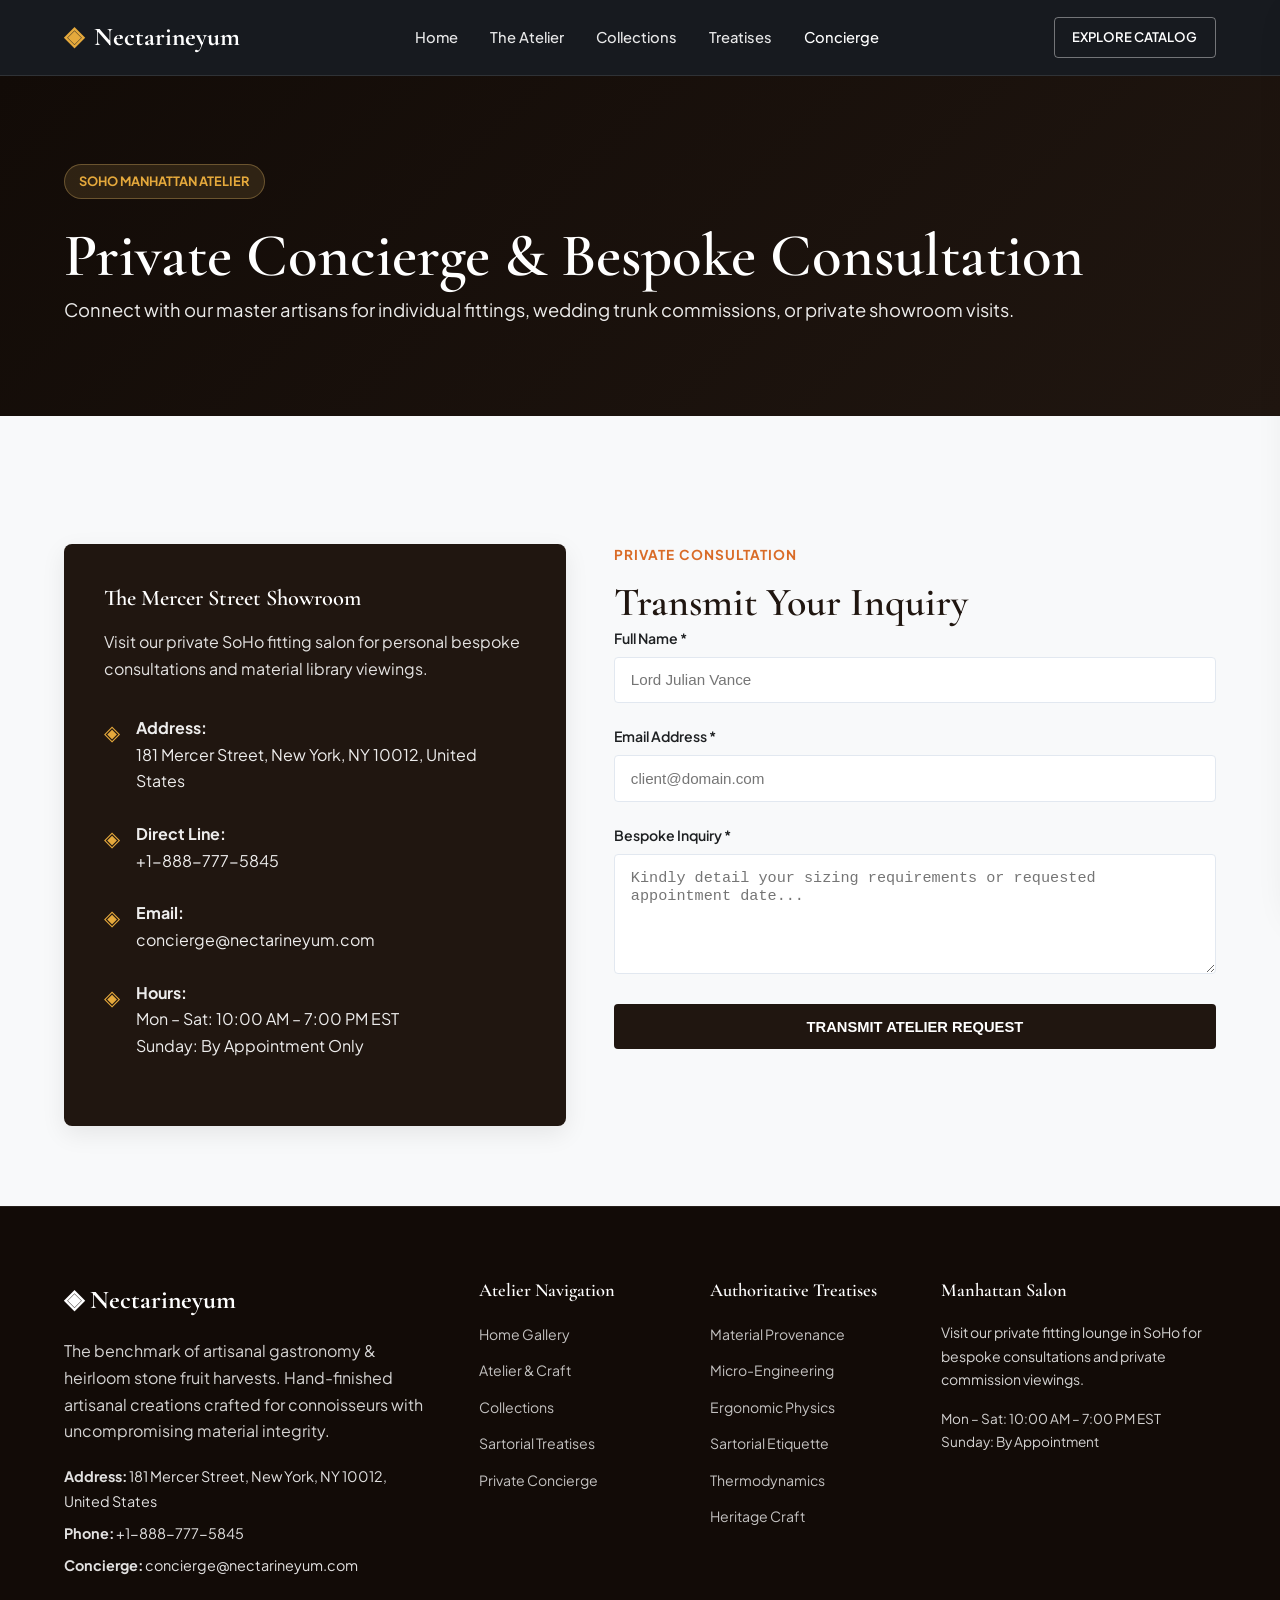
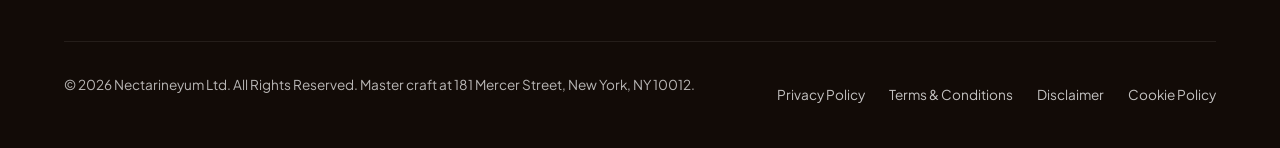
<file: contact.html>
<!DOCTYPE html>
<html lang="en">
<head>
  <meta charset="UTF-8">
  <meta name="viewport" content="width=device-width, initial-scale=1.0">
  <title>Private Concierge & Showroom Appointments — Nectarineyum</title>
  <meta name="description" content="Contact Nectarineyum at 181 Mercer Street, New York, NY 10012 or call +1-888-777-5845.">
  <link rel="canonical" href="https://nectarineyum.com/contact.html">
  <link rel="preconnect" href="https://fonts.googleapis.com">
  <link rel="preconnect" href="https://fonts.gstatic.com" crossorigin>
  <link href="https://fonts.googleapis.com/css2?family=Cormorant+Garamond:ital,wght@0,400;0,600;0,700;1,400&family=Plus+Jakarta+Sans:wght@300;400;500;600;700&display=swap" rel="stylesheet">
  <link rel="stylesheet" href="/assets/css/style.css">
  <!-- Google tag (gtag.js) -->
  <script async src="https://www.googletagmanager.com/gtag/js?id=G-0LY0HY7L01"></script>
  <script>
    window.dataLayer = window.dataLayer || [];
    function gtag(){dataLayer.push(arguments);}
    gtag('js', new Date());
    gtag('config', 'G-0LY0HY7L01');
  </script>

</head>
<body>
  <!-- Mandatory Global Site Header (Exactly 1 per page) -->
  <header class="site-header">
    <div class="header-container">
      <a href="/" class="brand-logo" aria-label="Nectarineyum Home">
        <span class="logo-mark">◈</span>
        <span class="logo-text">Nectarineyum</span>
      </a>
      <nav class="desktop-nav" aria-label="Primary Navigation">
        <a href="/" class="nav-link">Home</a>
        <a href="/about.html" class="nav-link">The Atelier</a>
        <a href="/collection.html" class="nav-link">Collections</a>
        <a href="/blog.html" class="nav-link">Treatises</a>
        <a href="/contact.html" class="nav-link active">Concierge</a>
      </nav>
      <div class="header-actions">
        <a href="/collection.html" class="btn btn-sm btn-outline">Explore Catalog</a>
        <button id="drawer-toggle" class="mobile-toggle" aria-label="Open Navigation Menu">
          <span class="hamburger-bar"></span>
          <span class="hamburger-bar"></span>
          <span class="hamburger-bar"></span>
        </button>
      </div>
    </div>
  </header>

  <!-- Mandatory Mobile Navigation Drawer (Exactly 1 per page) -->
  <div class="mobile-drawer" id="mobile-drawer" aria-hidden="true">
    <div class="drawer-header">
      <div class="drawer-brand">Nectarineyum</div>
      <button id="drawer-close" class="drawer-close-btn" aria-label="Close Navigation Menu">&times;</button>
    </div>
    <nav class="drawer-nav" aria-label="Mobile Navigation">
      <a href="/" class="drawer-link">Home</a>
      <a href="/about.html" class="drawer-link">The Atelier &amp; Craft</a>
      <a href="/collection.html" class="drawer-link">Orchard Harvest & Confectionery Collection</a>
      <a href="/blog.html" class="drawer-link">Sartorial Treatises</a>
      <a href="/contact.html" class="drawer-link active">Private Concierge</a>
    </nav>
    <div class="drawer-footer">
      <p class="drawer-contact-title">Manhattan Atelier &amp; Suite</p>
      <p class="drawer-contact-info">181 Mercer Street, New York, NY 10012, United States</p>
      <p class="drawer-contact-info">Tel: +1-888-777-5845</p>
      <p class="drawer-contact-info">Email: concierge@nectarineyum.com</p>
    </div>
  </div>
  <div id="drawer-overlay" class="drawer-overlay"></div>
  <section class="page-hero">
    <div class="container">
      <span class="hero-badge">SoHo Manhattan Atelier</span>
      <h1>Private Concierge &amp; Bespoke Consultation</h1>
      <p class="lead">Connect with our master artisans for individual fittings, wedding trunk commissions, or private showroom visits.</p>
    </div>
  </section>
  <main class="section">
    <div class="container">
      <div class="contact-grid">
        <div class="contact-info-card">
          <h3>The Mercer Street Showroom</h3>
          <p style="color: rgba(255,255,255,0.88) !important; line-height: 1.7; margin-bottom: 2rem;">Visit our private SoHo fitting salon for personal bespoke consultations and material library viewings.</p>
          <div class="contact-detail-row"><span class="contact-icon">◈</span><div><strong>Address:</strong><br>181 Mercer Street, New York, NY 10012, United States</div></div>
          <div class="contact-detail-row"><span class="contact-icon">◈</span><div><strong>Direct Line:</strong><br>+1-888-777-5845</div></div>
          <div class="contact-detail-row"><span class="contact-icon">◈</span><div><strong>Email:</strong><br>concierge@nectarineyum.com</div></div>
          <div class="contact-detail-row"><span class="contact-icon">◈</span><div><strong>Hours:</strong><br>Mon – Sat: 10:00 AM – 7:00 PM EST<br>Sunday: By Appointment Only</div></div>
        </div>
        <div>
          <div class="section-subtitle">Private Consultation</div>
          <h2>Transmit Your Inquiry</h2>
          <form id="concierge-form">
            <div class="form-group"><label for="client-name" class="form-label">Full Name *</label><input type="text" id="client-name" class="form-control" placeholder="Lord Julian Vance" required></div>
            <div class="form-group"><label for="client-email" class="form-label">Email Address *</label><input type="email" id="client-email" class="form-control" placeholder="client@domain.com" required></div>
            <div class="form-group"><label for="client-message" class="form-label">Bespoke Inquiry *</label><textarea id="client-message" class="form-control" placeholder="Kindly detail your sizing requirements or requested appointment date..." required></textarea></div>
            <button type="submit" class="btn btn-primary" style="width: 100%;">Transmit Atelier Request</button>
            <div id="form-feedback" class="form-feedback"></div>
          </form>
        </div>
      </div>
    </div>
  </main>
  <!-- Mandatory Global Site Footer -->
  <footer class="site-footer">
    <div class="container">
      <div class="footer-grid">
        <div class="footer-col">
          <div class="footer-brand">◈ Nectarineyum</div>
          <p class="footer-desc">
            The benchmark of artisanal gastronomy & heirloom stone fruit harvests. Hand-finished artisanal creations crafted for connoisseurs with uncompromising material integrity.
          </p>
          <div class="footer-contact-item"><strong>Address:</strong> 181 Mercer Street, New York, NY 10012, United States</div>
          <div class="footer-contact-item"><strong>Phone:</strong> +1-888-777-5845</div>
          <div class="footer-contact-item"><strong>Concierge:</strong> concierge@nectarineyum.com</div>
        </div>
        <div class="footer-col">
          <h4 class="footer-title">Atelier Navigation</h4>
          <ul class="footer-links">
            <li><a href="/">Home Gallery</a></li>
            <li><a href="/about.html">Atelier &amp; Craft</a></li>
            <li><a href="/collection.html">Collections</a></li>
            <li><a href="/blog.html">Sartorial Treatises</a></li>
            <li><a href="/contact.html">Private Concierge</a></li>
          </ul>
        </div>
        <div class="footer-col">
          <h4 class="footer-title">Authoritative Treatises</h4>
          <ul class="footer-links">
            <li><a href="/blog/material-provenance-and-fiber-crystallography.html">Material Provenance</a></li>
            <li><a href="/blog/micro-engineering-tolerances-and-finishing.html">Micro-Engineering</a></li>
            <li><a href="/blog/biomechanical-ergonomics-and-wearer-physics.html">Ergonomic Physics</a></li>
            <li><a href="/blog/sartorial-color-theory-and-formal-etiquette.html">Sartorial Etiquette</a></li>
            <li><a href="/blog/hygroscopic-microclimate-thermodynamics.html">Thermodynamics</a></li>
            <li><a href="/blog/bespoke-craftsmanship-and-heritage-methods.html">Heritage Craft</a></li>
          </ul>
        </div>
        <div class="footer-col">
          <h4 class="footer-title">Manhattan Salon</h4>
          <p style="font-size:0.88rem; margin-bottom:1rem;">
            Visit our private fitting lounge in SoHo for bespoke consultations and private commission viewings.
          </p>
          <p style="font-size:0.85rem; color:var(--color-gold);">Mon – Sat: 10:00 AM – 7:00 PM EST<br>Sunday: By Appointment</p>
        </div>
      </div>
      <div class="footer-bottom">
        <p>&copy; 2026 Nectarineyum Ltd. All Rights Reserved. Master craft at 181 Mercer Street, New York, NY 10012.</p>
        <div class="footer-legal-links">
          <a href="/privacy-policy.html">Privacy Policy</a>
          <a href="/terms-and-conditions.html">Terms &amp; Conditions</a>
          <a href="/disclaimer.html">Disclaimer</a>
          <a href="/cookie-policy.html">Cookie Policy</a>
        </div>
      </div>
    </div>
  </footer>
  <script src="/assets/js/main.js"></script>
</body>
</html>
</file>
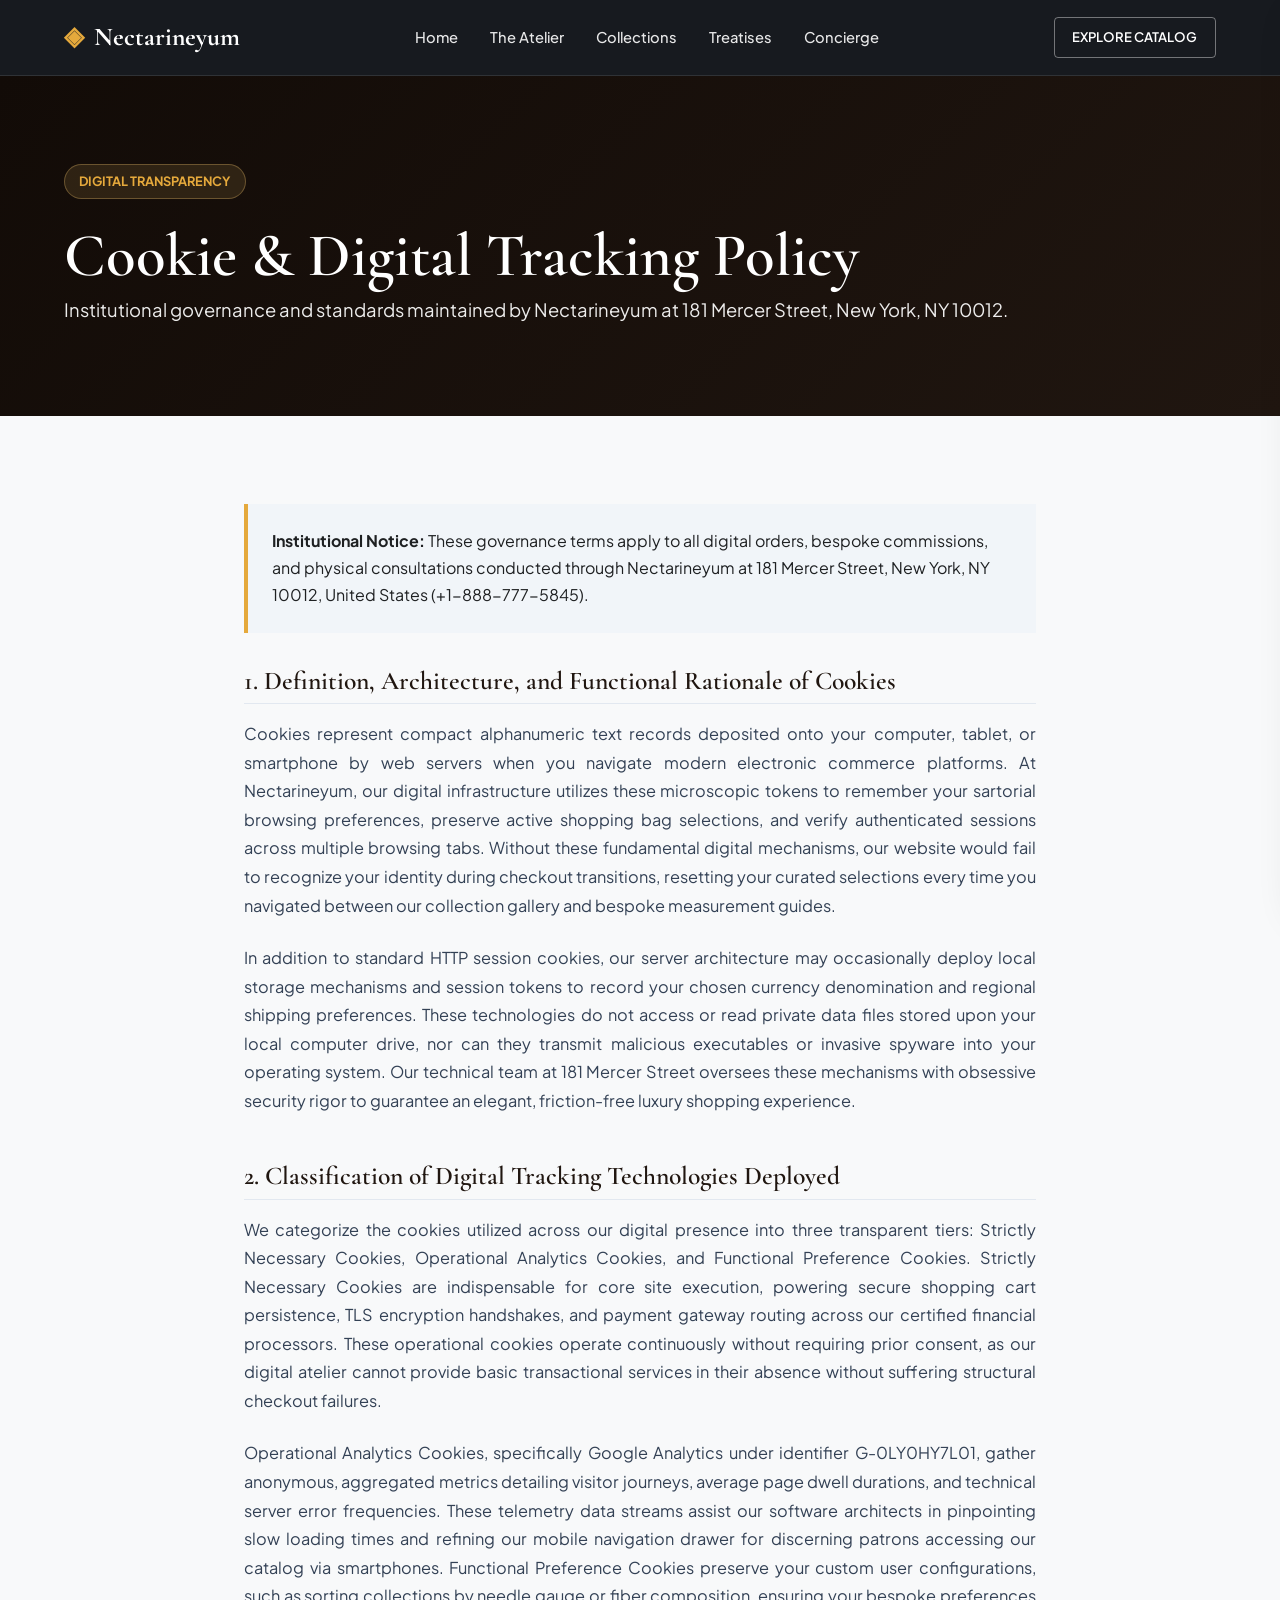
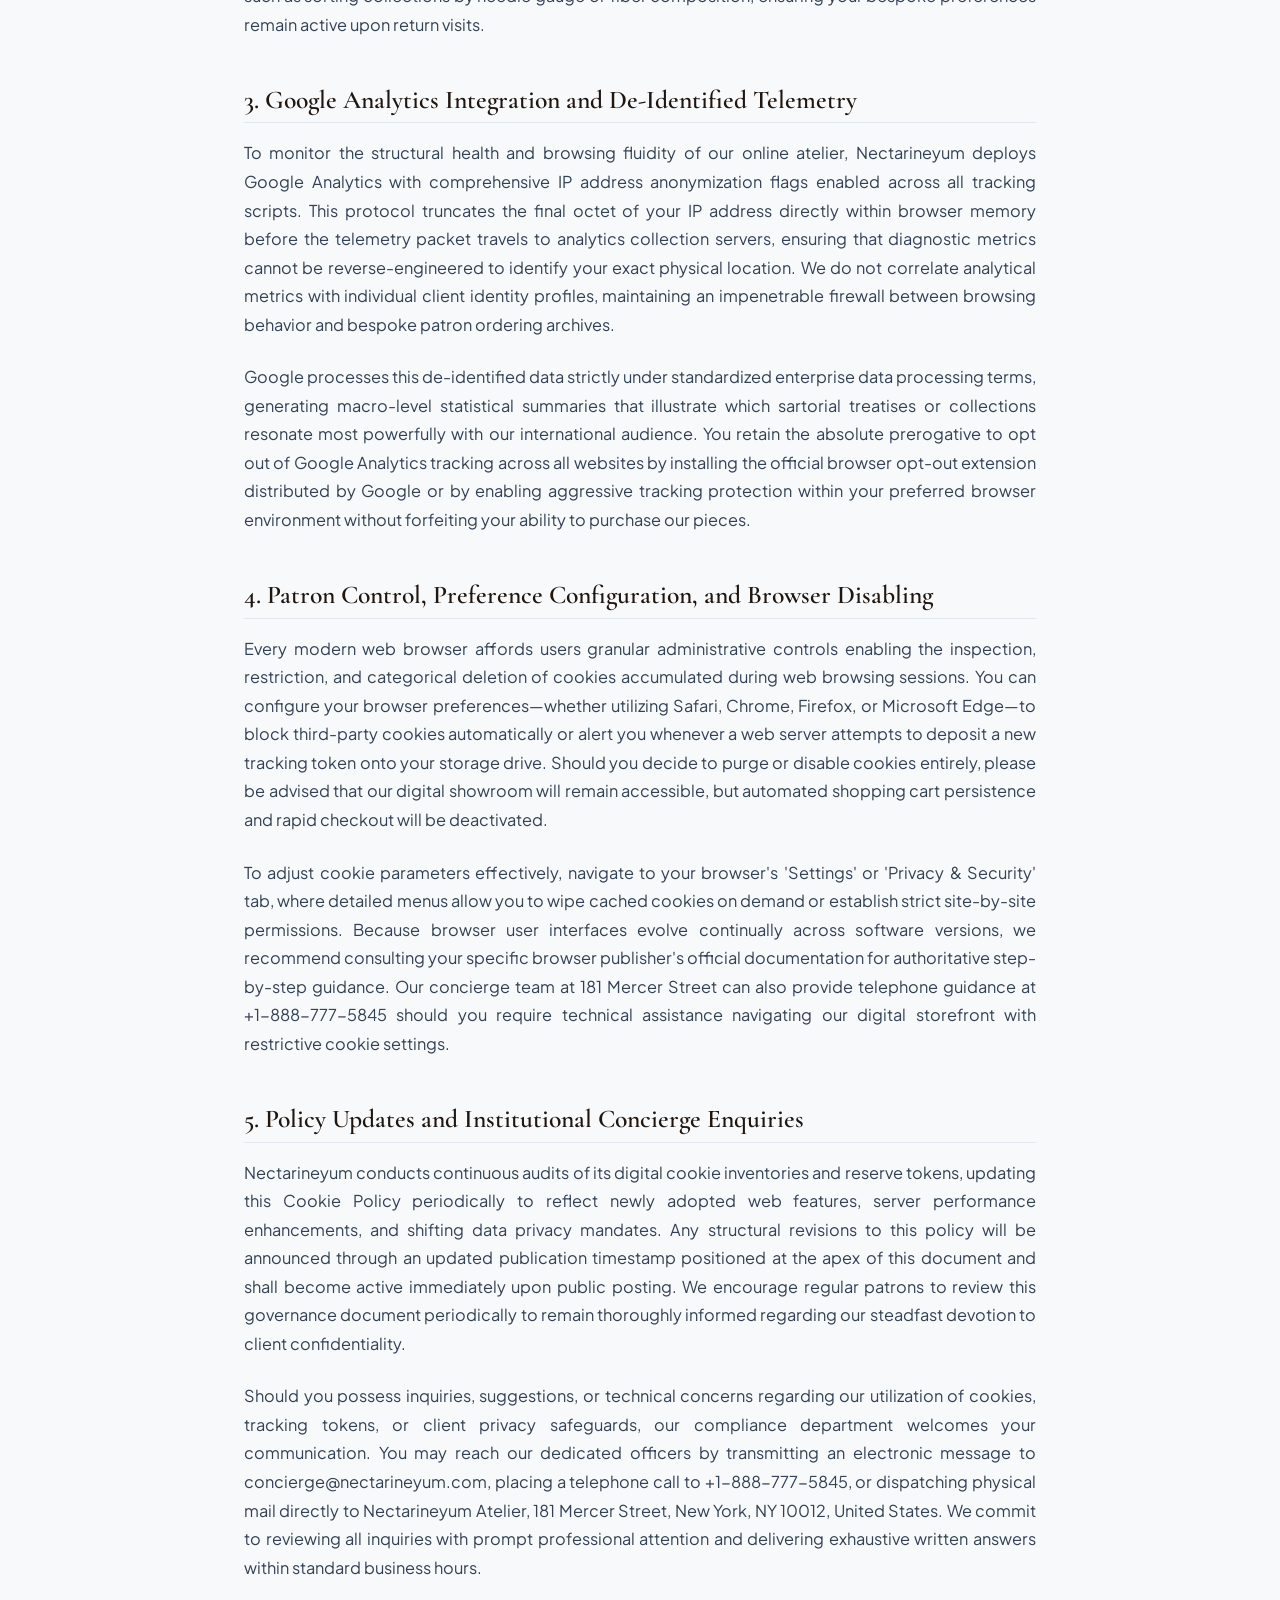
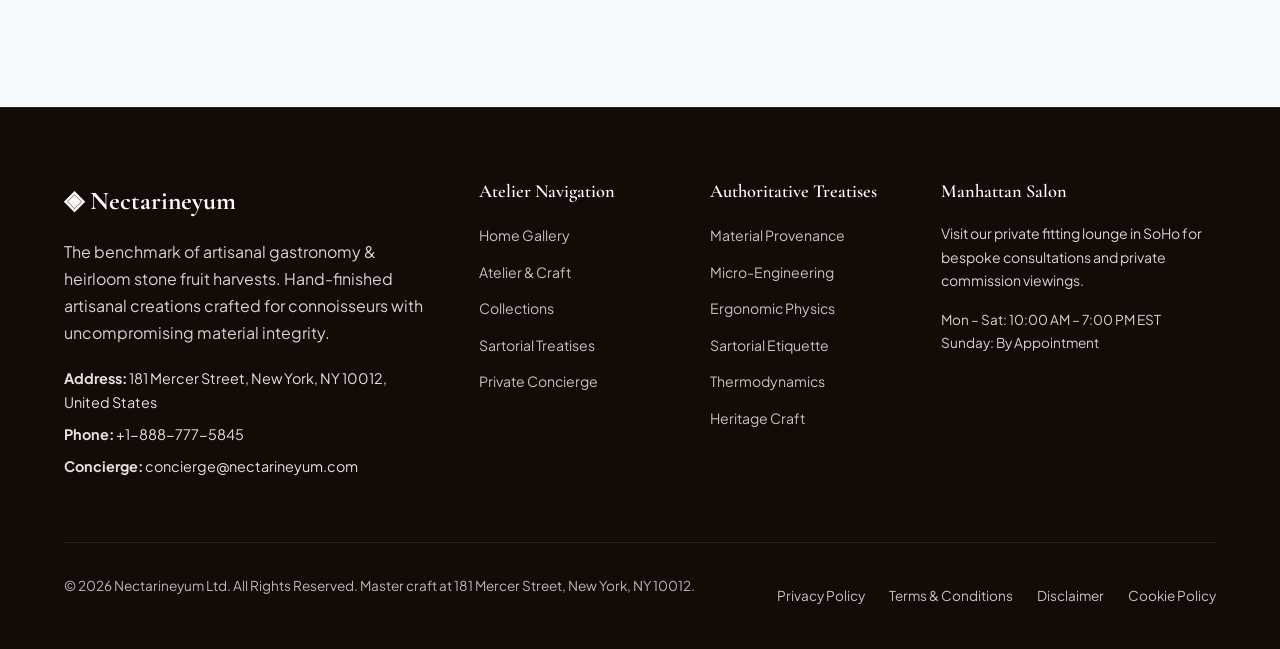
<file: cookie-policy.html>
<!DOCTYPE html>
<html lang="en">
<head>
  <meta charset="UTF-8">
  <meta name="viewport" content="width=device-width, initial-scale=1.0">
  <title>Cookie & Digital Tracking Policy — Nectarineyum</title>
  <meta name="description" content="Official Cookie & Digital Tracking Policy for Nectarineyum at 181 Mercer Street, New York.">
  <link rel="canonical" href="https://nectarineyum.com/cookie-policy.html">
  <link rel="preconnect" href="https://fonts.googleapis.com">
  <link rel="preconnect" href="https://fonts.gstatic.com" crossorigin>
  <link href="https://fonts.googleapis.com/css2?family=Cormorant+Garamond:ital,wght@0,400;0,600;0,700;1,400&family=Plus+Jakarta+Sans:wght@300;400;500;600;700&display=swap" rel="stylesheet">
  <link rel="stylesheet" href="/assets/css/style.css">
  <!-- Google tag (gtag.js) -->
  <script async src="https://www.googletagmanager.com/gtag/js?id=G-0LY0HY7L01"></script>
  <script>
    window.dataLayer = window.dataLayer || [];
    function gtag(){dataLayer.push(arguments);}
    gtag('js', new Date());
    gtag('config', 'G-0LY0HY7L01');
  </script>

</head>
<body>
  <!-- Mandatory Global Site Header (Exactly 1 per page) -->
  <header class="site-header">
    <div class="header-container">
      <a href="/" class="brand-logo" aria-label="Nectarineyum Home">
        <span class="logo-mark">◈</span>
        <span class="logo-text">Nectarineyum</span>
      </a>
      <nav class="desktop-nav" aria-label="Primary Navigation">
        <a href="/" class="nav-link">Home</a>
        <a href="/about.html" class="nav-link">The Atelier</a>
        <a href="/collection.html" class="nav-link">Collections</a>
        <a href="/blog.html" class="nav-link">Treatises</a>
        <a href="/contact.html" class="nav-link">Concierge</a>
      </nav>
      <div class="header-actions">
        <a href="/collection.html" class="btn btn-sm btn-outline">Explore Catalog</a>
        <button id="drawer-toggle" class="mobile-toggle" aria-label="Open Navigation Menu">
          <span class="hamburger-bar"></span>
          <span class="hamburger-bar"></span>
          <span class="hamburger-bar"></span>
        </button>
      </div>
    </div>
  </header>

  <!-- Mandatory Mobile Navigation Drawer (Exactly 1 per page) -->
  <div class="mobile-drawer" id="mobile-drawer" aria-hidden="true">
    <div class="drawer-header">
      <div class="drawer-brand">Nectarineyum</div>
      <button id="drawer-close" class="drawer-close-btn" aria-label="Close Navigation Menu">&times;</button>
    </div>
    <nav class="drawer-nav" aria-label="Mobile Navigation">
      <a href="/" class="drawer-link">Home</a>
      <a href="/about.html" class="drawer-link">The Atelier &amp; Craft</a>
      <a href="/collection.html" class="drawer-link">Orchard Harvest & Confectionery Collection</a>
      <a href="/blog.html" class="drawer-link">Sartorial Treatises</a>
      <a href="/contact.html" class="drawer-link">Private Concierge</a>
    </nav>
    <div class="drawer-footer">
      <p class="drawer-contact-title">Manhattan Atelier &amp; Suite</p>
      <p class="drawer-contact-info">181 Mercer Street, New York, NY 10012, United States</p>
      <p class="drawer-contact-info">Tel: +1-888-777-5845</p>
      <p class="drawer-contact-info">Email: concierge@nectarineyum.com</p>
    </div>
  </div>
  <div id="drawer-overlay" class="drawer-overlay"></div>
  <section class="page-hero">
    <div class="container">
      <span class="hero-badge">Digital Transparency</span>
      <h1>Cookie & Digital Tracking Policy</h1>
      <p class="lead">Institutional governance and standards maintained by Nectarineyum at 181 Mercer Street, New York, NY 10012.</p>
    </div>
  </section>
  <main class="policy-page-wrapper">
    <div class="policy-box">
      <strong>Institutional Notice:</strong> These governance terms apply to all digital orders, bespoke commissions, and physical consultations conducted through Nectarineyum at 181 Mercer Street, New York, NY 10012, United States (+1-888-777-5845).
    </div>    <article class="policy-block">
      <h2>1. Definition, Architecture, and Functional Rationale of Cookies</h2>      <p class="policy-p">Cookies represent compact alphanumeric text records deposited onto your computer, tablet, or smartphone by web servers when you navigate modern electronic commerce platforms. At Nectarineyum, our digital infrastructure utilizes these microscopic tokens to remember your sartorial browsing preferences, preserve active shopping bag selections, and verify authenticated sessions across multiple browsing tabs. Without these fundamental digital mechanisms, our website would fail to recognize your identity during checkout transitions, resetting your curated selections every time you navigated between our collection gallery and bespoke measurement guides.</p>      <p class="policy-p">In addition to standard HTTP session cookies, our server architecture may occasionally deploy local storage mechanisms and session tokens to record your chosen currency denomination and regional shipping preferences. These technologies do not access or read private data files stored upon your local computer drive, nor can they transmit malicious executables or invasive spyware into your operating system. Our technical team at 181 Mercer Street oversees these mechanisms with obsessive security rigor to guarantee an elegant, friction-free luxury shopping experience.</p>    </article>    <article class="policy-block">
      <h2>2. Classification of Digital Tracking Technologies Deployed</h2>      <p class="policy-p">We categorize the cookies utilized across our digital presence into three transparent tiers: Strictly Necessary Cookies, Operational Analytics Cookies, and Functional Preference Cookies. Strictly Necessary Cookies are indispensable for core site execution, powering secure shopping cart persistence, TLS encryption handshakes, and payment gateway routing across our certified financial processors. These operational cookies operate continuously without requiring prior consent, as our digital atelier cannot provide basic transactional services in their absence without suffering structural checkout failures.</p>      <p class="policy-p">Operational Analytics Cookies, specifically Google Analytics under identifier G-0LY0HY7L01, gather anonymous, aggregated metrics detailing visitor journeys, average page dwell durations, and technical server error frequencies. These telemetry data streams assist our software architects in pinpointing slow loading times and refining our mobile navigation drawer for discerning patrons accessing our catalog via smartphones. Functional Preference Cookies preserve your custom user configurations, such as sorting collections by needle gauge or fiber composition, ensuring your bespoke preferences remain active upon return visits.</p>    </article>    <article class="policy-block">
      <h2>3. Google Analytics Integration and De-Identified Telemetry</h2>      <p class="policy-p">To monitor the structural health and browsing fluidity of our online atelier, Nectarineyum deploys Google Analytics with comprehensive IP address anonymization flags enabled across all tracking scripts. This protocol truncates the final octet of your IP address directly within browser memory before the telemetry packet travels to analytics collection servers, ensuring that diagnostic metrics cannot be reverse-engineered to identify your exact physical location. We do not correlate analytical metrics with individual client identity profiles, maintaining an impenetrable firewall between browsing behavior and bespoke patron ordering archives.</p>      <p class="policy-p">Google processes this de-identified data strictly under standardized enterprise data processing terms, generating macro-level statistical summaries that illustrate which sartorial treatises or collections resonate most powerfully with our international audience. You retain the absolute prerogative to opt out of Google Analytics tracking across all websites by installing the official browser opt-out extension distributed by Google or by enabling aggressive tracking protection within your preferred browser environment without forfeiting your ability to purchase our pieces.</p>    </article>    <article class="policy-block">
      <h2>4. Patron Control, Preference Configuration, and Browser Disabling</h2>      <p class="policy-p">Every modern web browser affords users granular administrative controls enabling the inspection, restriction, and categorical deletion of cookies accumulated during web browsing sessions. You can configure your browser preferences—whether utilizing Safari, Chrome, Firefox, or Microsoft Edge—to block third-party cookies automatically or alert you whenever a web server attempts to deposit a new tracking token onto your storage drive. Should you decide to purge or disable cookies entirely, please be advised that our digital showroom will remain accessible, but automated shopping cart persistence and rapid checkout will be deactivated.</p>      <p class="policy-p">To adjust cookie parameters effectively, navigate to your browser's 'Settings' or 'Privacy & Security' tab, where detailed menus allow you to wipe cached cookies on demand or establish strict site-by-site permissions. Because browser user interfaces evolve continually across software versions, we recommend consulting your specific browser publisher's official documentation for authoritative step-by-step guidance. Our concierge team at 181 Mercer Street can also provide telephone guidance at +1-888-777-5845 should you require technical assistance navigating our digital storefront with restrictive cookie settings.</p>    </article>    <article class="policy-block">
      <h2>5. Policy Updates and Institutional Concierge Enquiries</h2>      <p class="policy-p">Nectarineyum conducts continuous audits of its digital cookie inventories and reserve tokens, updating this Cookie Policy periodically to reflect newly adopted web features, server performance enhancements, and shifting data privacy mandates. Any structural revisions to this policy will be announced through an updated publication timestamp positioned at the apex of this document and shall become active immediately upon public posting. We encourage regular patrons to review this governance document periodically to remain thoroughly informed regarding our steadfast devotion to client confidentiality.</p>      <p class="policy-p">Should you possess inquiries, suggestions, or technical concerns regarding our utilization of cookies, tracking tokens, or client privacy safeguards, our compliance department welcomes your communication. You may reach our dedicated officers by transmitting an electronic message to concierge@nectarineyum.com, placing a telephone call to +1-888-777-5845, or dispatching physical mail directly to Nectarineyum Atelier, 181 Mercer Street, New York, NY 10012, United States. We commit to reviewing all inquiries with prompt professional attention and delivering exhaustive written answers within standard business hours.</p>    </article>  </main>
  <!-- Mandatory Global Site Footer -->
  <footer class="site-footer">
    <div class="container">
      <div class="footer-grid">
        <div class="footer-col">
          <div class="footer-brand">◈ Nectarineyum</div>
          <p class="footer-desc">
            The benchmark of artisanal gastronomy & heirloom stone fruit harvests. Hand-finished artisanal creations crafted for connoisseurs with uncompromising material integrity.
          </p>
          <div class="footer-contact-item"><strong>Address:</strong> 181 Mercer Street, New York, NY 10012, United States</div>
          <div class="footer-contact-item"><strong>Phone:</strong> +1-888-777-5845</div>
          <div class="footer-contact-item"><strong>Concierge:</strong> concierge@nectarineyum.com</div>
        </div>
        <div class="footer-col">
          <h4 class="footer-title">Atelier Navigation</h4>
          <ul class="footer-links">
            <li><a href="/">Home Gallery</a></li>
            <li><a href="/about.html">Atelier &amp; Craft</a></li>
            <li><a href="/collection.html">Collections</a></li>
            <li><a href="/blog.html">Sartorial Treatises</a></li>
            <li><a href="/contact.html">Private Concierge</a></li>
          </ul>
        </div>
        <div class="footer-col">
          <h4 class="footer-title">Authoritative Treatises</h4>
          <ul class="footer-links">
            <li><a href="/blog/material-provenance-and-fiber-crystallography.html">Material Provenance</a></li>
            <li><a href="/blog/micro-engineering-tolerances-and-finishing.html">Micro-Engineering</a></li>
            <li><a href="/blog/biomechanical-ergonomics-and-wearer-physics.html">Ergonomic Physics</a></li>
            <li><a href="/blog/sartorial-color-theory-and-formal-etiquette.html">Sartorial Etiquette</a></li>
            <li><a href="/blog/hygroscopic-microclimate-thermodynamics.html">Thermodynamics</a></li>
            <li><a href="/blog/bespoke-craftsmanship-and-heritage-methods.html">Heritage Craft</a></li>
          </ul>
        </div>
        <div class="footer-col">
          <h4 class="footer-title">Manhattan Salon</h4>
          <p style="font-size:0.88rem; margin-bottom:1rem;">
            Visit our private fitting lounge in SoHo for bespoke consultations and private commission viewings.
          </p>
          <p style="font-size:0.85rem; color:var(--color-gold);">Mon – Sat: 10:00 AM – 7:00 PM EST<br>Sunday: By Appointment</p>
        </div>
      </div>
      <div class="footer-bottom">
        <p>&copy; 2026 Nectarineyum Ltd. All Rights Reserved. Master craft at 181 Mercer Street, New York, NY 10012.</p>
        <div class="footer-legal-links">
          <a href="/privacy-policy.html">Privacy Policy</a>
          <a href="/terms-and-conditions.html">Terms &amp; Conditions</a>
          <a href="/disclaimer.html">Disclaimer</a>
          <a href="/cookie-policy.html">Cookie Policy</a>
        </div>
      </div>
    </div>
  </footer>
  <script src="/assets/js/main.js"></script>
</body>
</html>
</file>
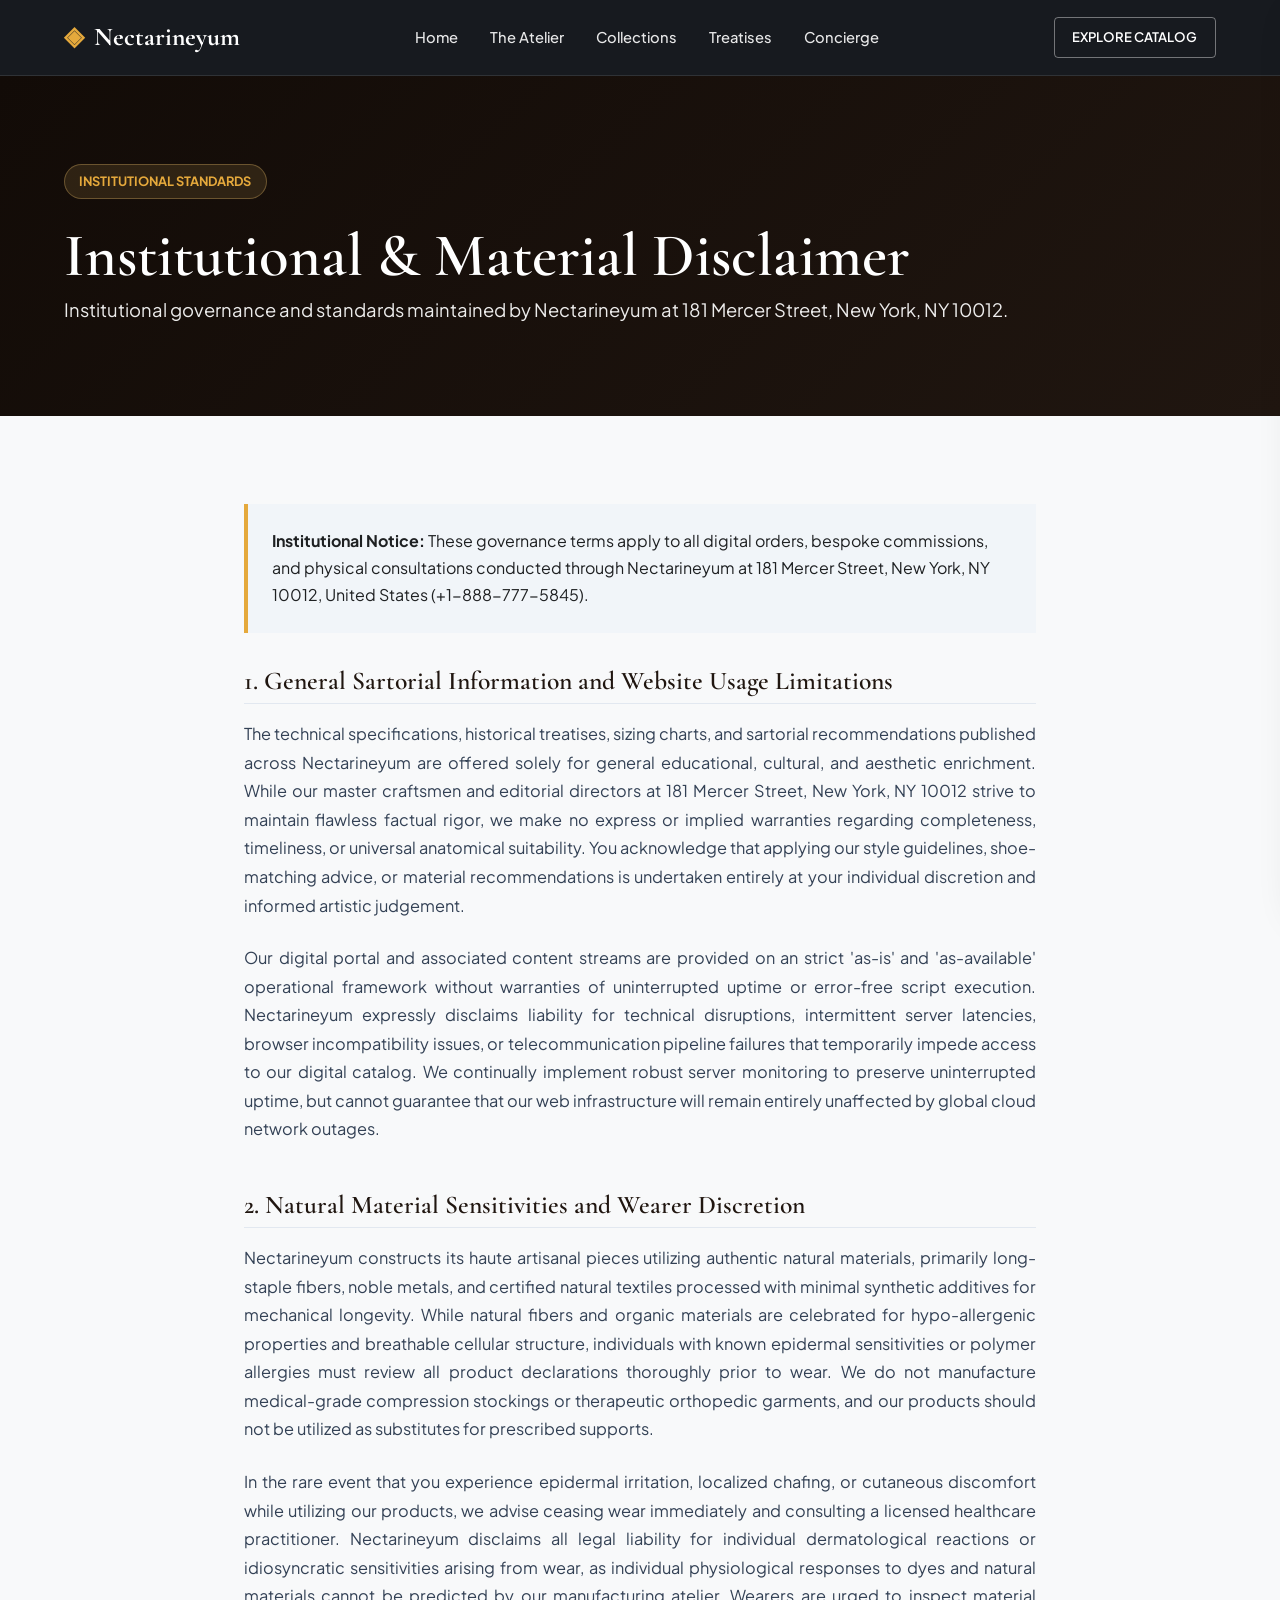
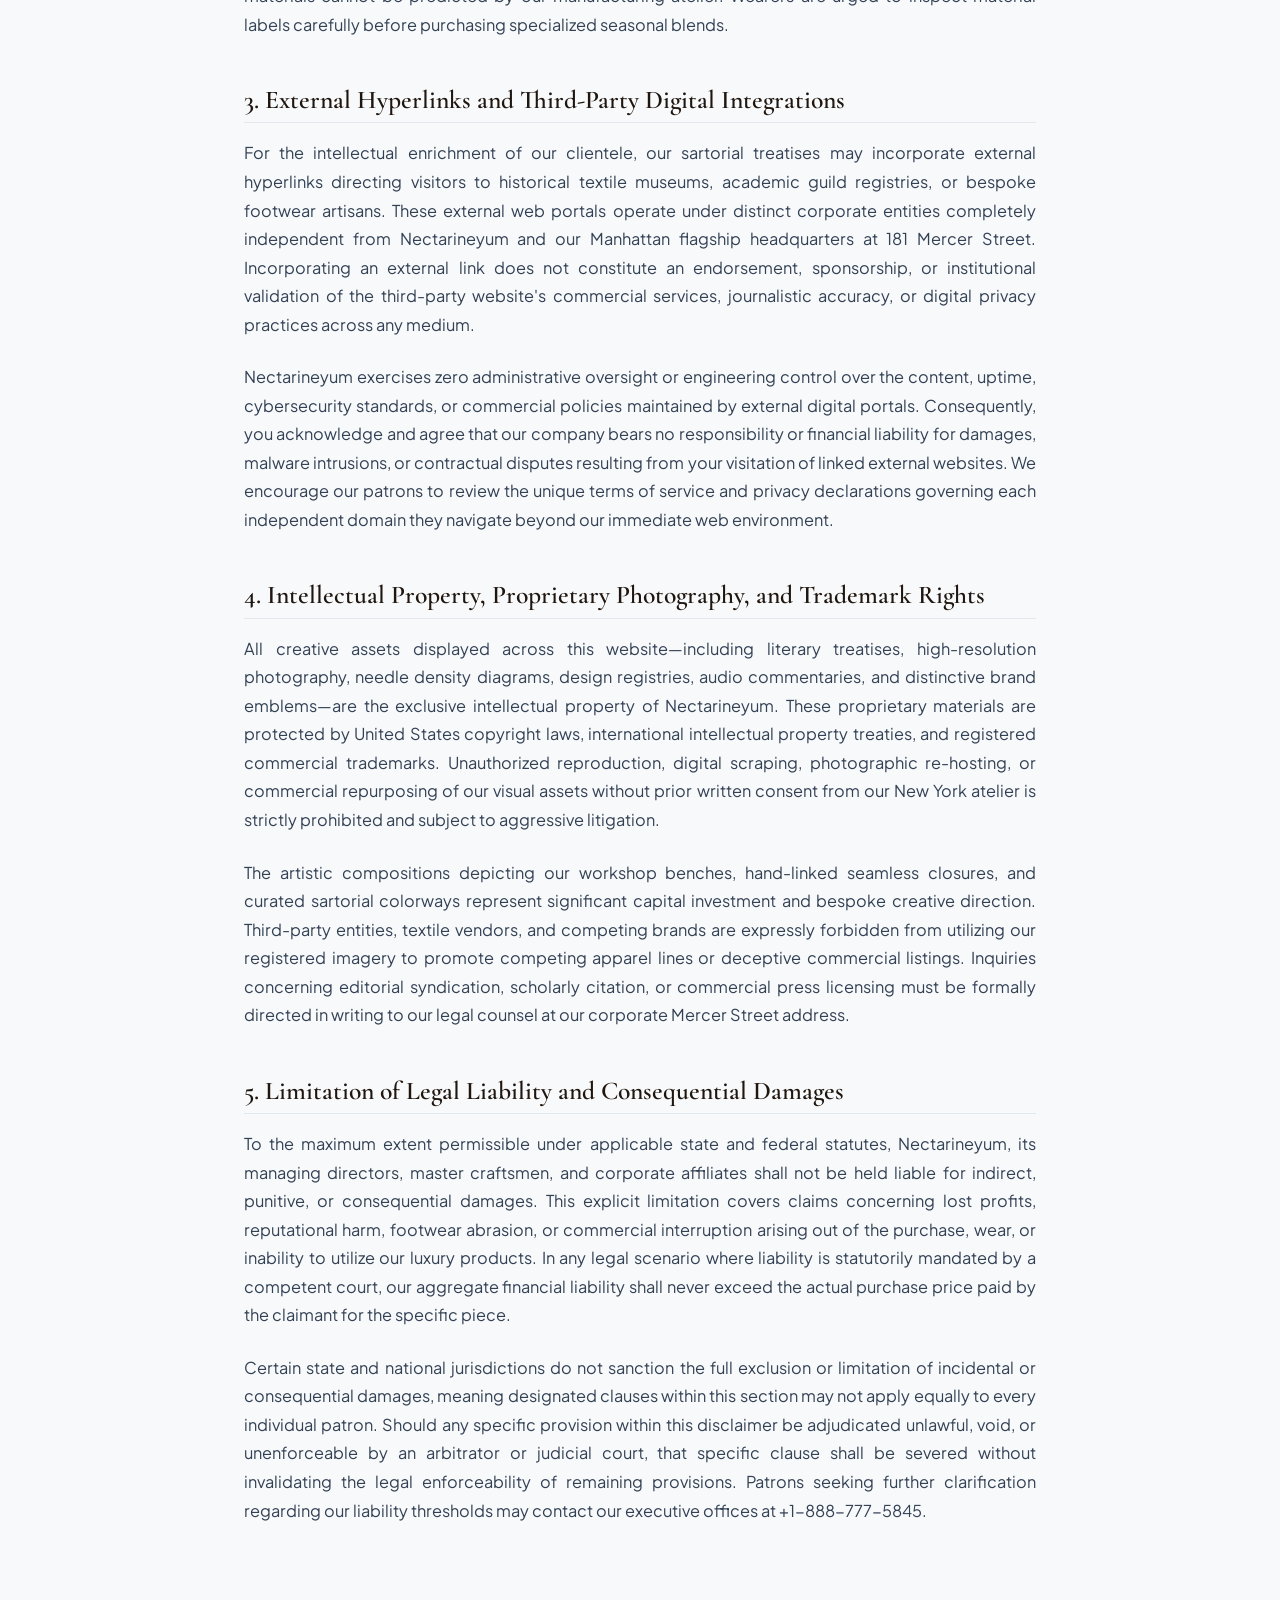
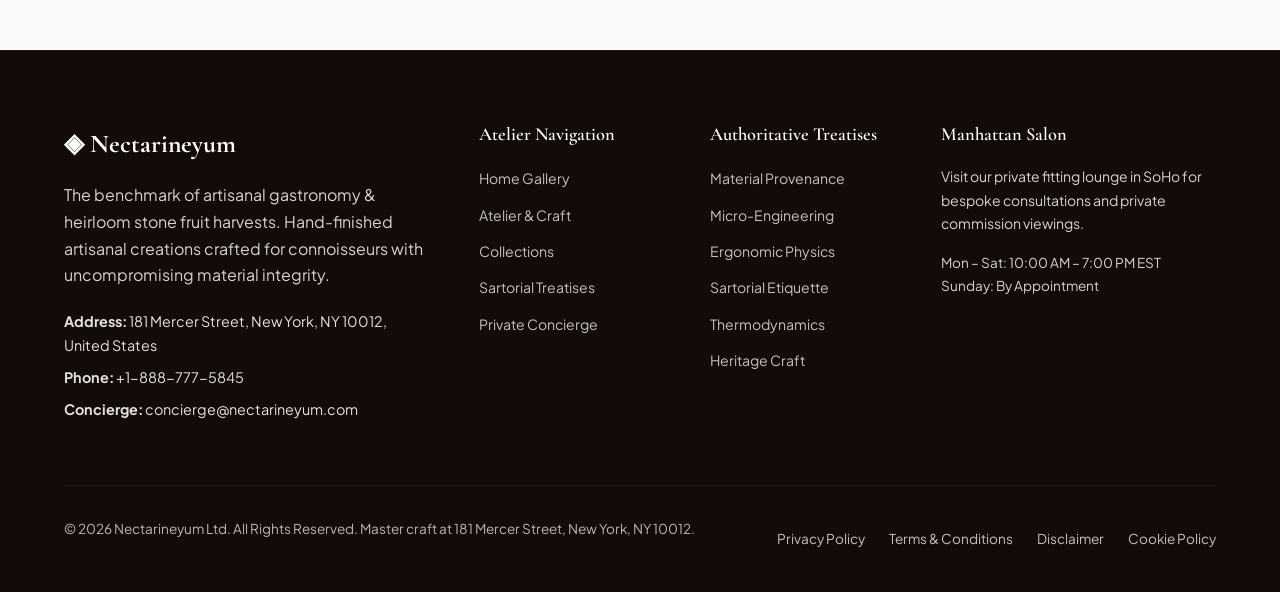
<file: disclaimer.html>
<!DOCTYPE html>
<html lang="en">
<head>
  <meta charset="UTF-8">
  <meta name="viewport" content="width=device-width, initial-scale=1.0">
  <title>Institutional & Material Disclaimer — Nectarineyum</title>
  <meta name="description" content="Official Institutional & Material Disclaimer for Nectarineyum at 181 Mercer Street, New York.">
  <link rel="canonical" href="https://nectarineyum.com/disclaimer.html">
  <link rel="preconnect" href="https://fonts.googleapis.com">
  <link rel="preconnect" href="https://fonts.gstatic.com" crossorigin>
  <link href="https://fonts.googleapis.com/css2?family=Cormorant+Garamond:ital,wght@0,400;0,600;0,700;1,400&family=Plus+Jakarta+Sans:wght@300;400;500;600;700&display=swap" rel="stylesheet">
  <link rel="stylesheet" href="/assets/css/style.css">
  <!-- Google tag (gtag.js) -->
  <script async src="https://www.googletagmanager.com/gtag/js?id=G-0LY0HY7L01"></script>
  <script>
    window.dataLayer = window.dataLayer || [];
    function gtag(){dataLayer.push(arguments);}
    gtag('js', new Date());
    gtag('config', 'G-0LY0HY7L01');
  </script>

</head>
<body>
  <!-- Mandatory Global Site Header (Exactly 1 per page) -->
  <header class="site-header">
    <div class="header-container">
      <a href="/" class="brand-logo" aria-label="Nectarineyum Home">
        <span class="logo-mark">◈</span>
        <span class="logo-text">Nectarineyum</span>
      </a>
      <nav class="desktop-nav" aria-label="Primary Navigation">
        <a href="/" class="nav-link">Home</a>
        <a href="/about.html" class="nav-link">The Atelier</a>
        <a href="/collection.html" class="nav-link">Collections</a>
        <a href="/blog.html" class="nav-link">Treatises</a>
        <a href="/contact.html" class="nav-link">Concierge</a>
      </nav>
      <div class="header-actions">
        <a href="/collection.html" class="btn btn-sm btn-outline">Explore Catalog</a>
        <button id="drawer-toggle" class="mobile-toggle" aria-label="Open Navigation Menu">
          <span class="hamburger-bar"></span>
          <span class="hamburger-bar"></span>
          <span class="hamburger-bar"></span>
        </button>
      </div>
    </div>
  </header>

  <!-- Mandatory Mobile Navigation Drawer (Exactly 1 per page) -->
  <div class="mobile-drawer" id="mobile-drawer" aria-hidden="true">
    <div class="drawer-header">
      <div class="drawer-brand">Nectarineyum</div>
      <button id="drawer-close" class="drawer-close-btn" aria-label="Close Navigation Menu">&times;</button>
    </div>
    <nav class="drawer-nav" aria-label="Mobile Navigation">
      <a href="/" class="drawer-link">Home</a>
      <a href="/about.html" class="drawer-link">The Atelier &amp; Craft</a>
      <a href="/collection.html" class="drawer-link">Orchard Harvest & Confectionery Collection</a>
      <a href="/blog.html" class="drawer-link">Sartorial Treatises</a>
      <a href="/contact.html" class="drawer-link">Private Concierge</a>
    </nav>
    <div class="drawer-footer">
      <p class="drawer-contact-title">Manhattan Atelier &amp; Suite</p>
      <p class="drawer-contact-info">181 Mercer Street, New York, NY 10012, United States</p>
      <p class="drawer-contact-info">Tel: +1-888-777-5845</p>
      <p class="drawer-contact-info">Email: concierge@nectarineyum.com</p>
    </div>
  </div>
  <div id="drawer-overlay" class="drawer-overlay"></div>
  <section class="page-hero">
    <div class="container">
      <span class="hero-badge">Institutional Standards</span>
      <h1>Institutional & Material Disclaimer</h1>
      <p class="lead">Institutional governance and standards maintained by Nectarineyum at 181 Mercer Street, New York, NY 10012.</p>
    </div>
  </section>
  <main class="policy-page-wrapper">
    <div class="policy-box">
      <strong>Institutional Notice:</strong> These governance terms apply to all digital orders, bespoke commissions, and physical consultations conducted through Nectarineyum at 181 Mercer Street, New York, NY 10012, United States (+1-888-777-5845).
    </div>    <article class="policy-block">
      <h2>1. General Sartorial Information and Website Usage Limitations</h2>      <p class="policy-p">The technical specifications, historical treatises, sizing charts, and sartorial recommendations published across Nectarineyum are offered solely for general educational, cultural, and aesthetic enrichment. While our master craftsmen and editorial directors at 181 Mercer Street, New York, NY 10012 strive to maintain flawless factual rigor, we make no express or implied warranties regarding completeness, timeliness, or universal anatomical suitability. You acknowledge that applying our style guidelines, shoe-matching advice, or material recommendations is undertaken entirely at your individual discretion and informed artistic judgement.</p>      <p class="policy-p">Our digital portal and associated content streams are provided on an strict 'as-is' and 'as-available' operational framework without warranties of uninterrupted uptime or error-free script execution. Nectarineyum expressly disclaims liability for technical disruptions, intermittent server latencies, browser incompatibility issues, or telecommunication pipeline failures that temporarily impede access to our digital catalog. We continually implement robust server monitoring to preserve uninterrupted uptime, but cannot guarantee that our web infrastructure will remain entirely unaffected by global cloud network outages.</p>    </article>    <article class="policy-block">
      <h2>2. Natural Material Sensitivities and Wearer Discretion</h2>      <p class="policy-p">Nectarineyum constructs its haute artisanal pieces utilizing authentic natural materials, primarily long-staple fibers, noble metals, and certified natural textiles processed with minimal synthetic additives for mechanical longevity. While natural fibers and organic materials are celebrated for hypo-allergenic properties and breathable cellular structure, individuals with known epidermal sensitivities or polymer allergies must review all product declarations thoroughly prior to wear. We do not manufacture medical-grade compression stockings or therapeutic orthopedic garments, and our products should not be utilized as substitutes for prescribed supports.</p>      <p class="policy-p">In the rare event that you experience epidermal irritation, localized chafing, or cutaneous discomfort while utilizing our products, we advise ceasing wear immediately and consulting a licensed healthcare practitioner. Nectarineyum disclaims all legal liability for individual dermatological reactions or idiosyncratic sensitivities arising from wear, as individual physiological responses to dyes and natural materials cannot be predicted by our manufacturing atelier. Wearers are urged to inspect material labels carefully before purchasing specialized seasonal blends.</p>    </article>    <article class="policy-block">
      <h2>3. External Hyperlinks and Third-Party Digital Integrations</h2>      <p class="policy-p">For the intellectual enrichment of our clientele, our sartorial treatises may incorporate external hyperlinks directing visitors to historical textile museums, academic guild registries, or bespoke footwear artisans. These external web portals operate under distinct corporate entities completely independent from Nectarineyum and our Manhattan flagship headquarters at 181 Mercer Street. Incorporating an external link does not constitute an endorsement, sponsorship, or institutional validation of the third-party website's commercial services, journalistic accuracy, or digital privacy practices across any medium.</p>      <p class="policy-p">Nectarineyum exercises zero administrative oversight or engineering control over the content, uptime, cybersecurity standards, or commercial policies maintained by external digital portals. Consequently, you acknowledge and agree that our company bears no responsibility or financial liability for damages, malware intrusions, or contractual disputes resulting from your visitation of linked external websites. We encourage our patrons to review the unique terms of service and privacy declarations governing each independent domain they navigate beyond our immediate web environment.</p>    </article>    <article class="policy-block">
      <h2>4. Intellectual Property, Proprietary Photography, and Trademark Rights</h2>      <p class="policy-p">All creative assets displayed across this website—including literary treatises, high-resolution photography, needle density diagrams, design registries, audio commentaries, and distinctive brand emblems—are the exclusive intellectual property of Nectarineyum. These proprietary materials are protected by United States copyright laws, international intellectual property treaties, and registered commercial trademarks. Unauthorized reproduction, digital scraping, photographic re-hosting, or commercial repurposing of our visual assets without prior written consent from our New York atelier is strictly prohibited and subject to aggressive litigation.</p>      <p class="policy-p">The artistic compositions depicting our workshop benches, hand-linked seamless closures, and curated sartorial colorways represent significant capital investment and bespoke creative direction. Third-party entities, textile vendors, and competing brands are expressly forbidden from utilizing our registered imagery to promote competing apparel lines or deceptive commercial listings. Inquiries concerning editorial syndication, scholarly citation, or commercial press licensing must be formally directed in writing to our legal counsel at our corporate Mercer Street address.</p>    </article>    <article class="policy-block">
      <h2>5. Limitation of Legal Liability and Consequential Damages</h2>      <p class="policy-p">To the maximum extent permissible under applicable state and federal statutes, Nectarineyum, its managing directors, master craftsmen, and corporate affiliates shall not be held liable for indirect, punitive, or consequential damages. This explicit limitation covers claims concerning lost profits, reputational harm, footwear abrasion, or commercial interruption arising out of the purchase, wear, or inability to utilize our luxury products. In any legal scenario where liability is statutorily mandated by a competent court, our aggregate financial liability shall never exceed the actual purchase price paid by the claimant for the specific piece.</p>      <p class="policy-p">Certain state and national jurisdictions do not sanction the full exclusion or limitation of incidental or consequential damages, meaning designated clauses within this section may not apply equally to every individual patron. Should any specific provision within this disclaimer be adjudicated unlawful, void, or unenforceable by an arbitrator or judicial court, that specific clause shall be severed without invalidating the legal enforceability of remaining provisions. Patrons seeking further clarification regarding our liability thresholds may contact our executive offices at +1-888-777-5845.</p>    </article>  </main>
  <!-- Mandatory Global Site Footer -->
  <footer class="site-footer">
    <div class="container">
      <div class="footer-grid">
        <div class="footer-col">
          <div class="footer-brand">◈ Nectarineyum</div>
          <p class="footer-desc">
            The benchmark of artisanal gastronomy & heirloom stone fruit harvests. Hand-finished artisanal creations crafted for connoisseurs with uncompromising material integrity.
          </p>
          <div class="footer-contact-item"><strong>Address:</strong> 181 Mercer Street, New York, NY 10012, United States</div>
          <div class="footer-contact-item"><strong>Phone:</strong> +1-888-777-5845</div>
          <div class="footer-contact-item"><strong>Concierge:</strong> concierge@nectarineyum.com</div>
        </div>
        <div class="footer-col">
          <h4 class="footer-title">Atelier Navigation</h4>
          <ul class="footer-links">
            <li><a href="/">Home Gallery</a></li>
            <li><a href="/about.html">Atelier &amp; Craft</a></li>
            <li><a href="/collection.html">Collections</a></li>
            <li><a href="/blog.html">Sartorial Treatises</a></li>
            <li><a href="/contact.html">Private Concierge</a></li>
          </ul>
        </div>
        <div class="footer-col">
          <h4 class="footer-title">Authoritative Treatises</h4>
          <ul class="footer-links">
            <li><a href="/blog/material-provenance-and-fiber-crystallography.html">Material Provenance</a></li>
            <li><a href="/blog/micro-engineering-tolerances-and-finishing.html">Micro-Engineering</a></li>
            <li><a href="/blog/biomechanical-ergonomics-and-wearer-physics.html">Ergonomic Physics</a></li>
            <li><a href="/blog/sartorial-color-theory-and-formal-etiquette.html">Sartorial Etiquette</a></li>
            <li><a href="/blog/hygroscopic-microclimate-thermodynamics.html">Thermodynamics</a></li>
            <li><a href="/blog/bespoke-craftsmanship-and-heritage-methods.html">Heritage Craft</a></li>
          </ul>
        </div>
        <div class="footer-col">
          <h4 class="footer-title">Manhattan Salon</h4>
          <p style="font-size:0.88rem; margin-bottom:1rem;">
            Visit our private fitting lounge in SoHo for bespoke consultations and private commission viewings.
          </p>
          <p style="font-size:0.85rem; color:var(--color-gold);">Mon – Sat: 10:00 AM – 7:00 PM EST<br>Sunday: By Appointment</p>
        </div>
      </div>
      <div class="footer-bottom">
        <p>&copy; 2026 Nectarineyum Ltd. All Rights Reserved. Master craft at 181 Mercer Street, New York, NY 10012.</p>
        <div class="footer-legal-links">
          <a href="/privacy-policy.html">Privacy Policy</a>
          <a href="/terms-and-conditions.html">Terms &amp; Conditions</a>
          <a href="/disclaimer.html">Disclaimer</a>
          <a href="/cookie-policy.html">Cookie Policy</a>
        </div>
      </div>
    </div>
  </footer>
  <script src="/assets/js/main.js"></script>
</body>
</html>
</file>
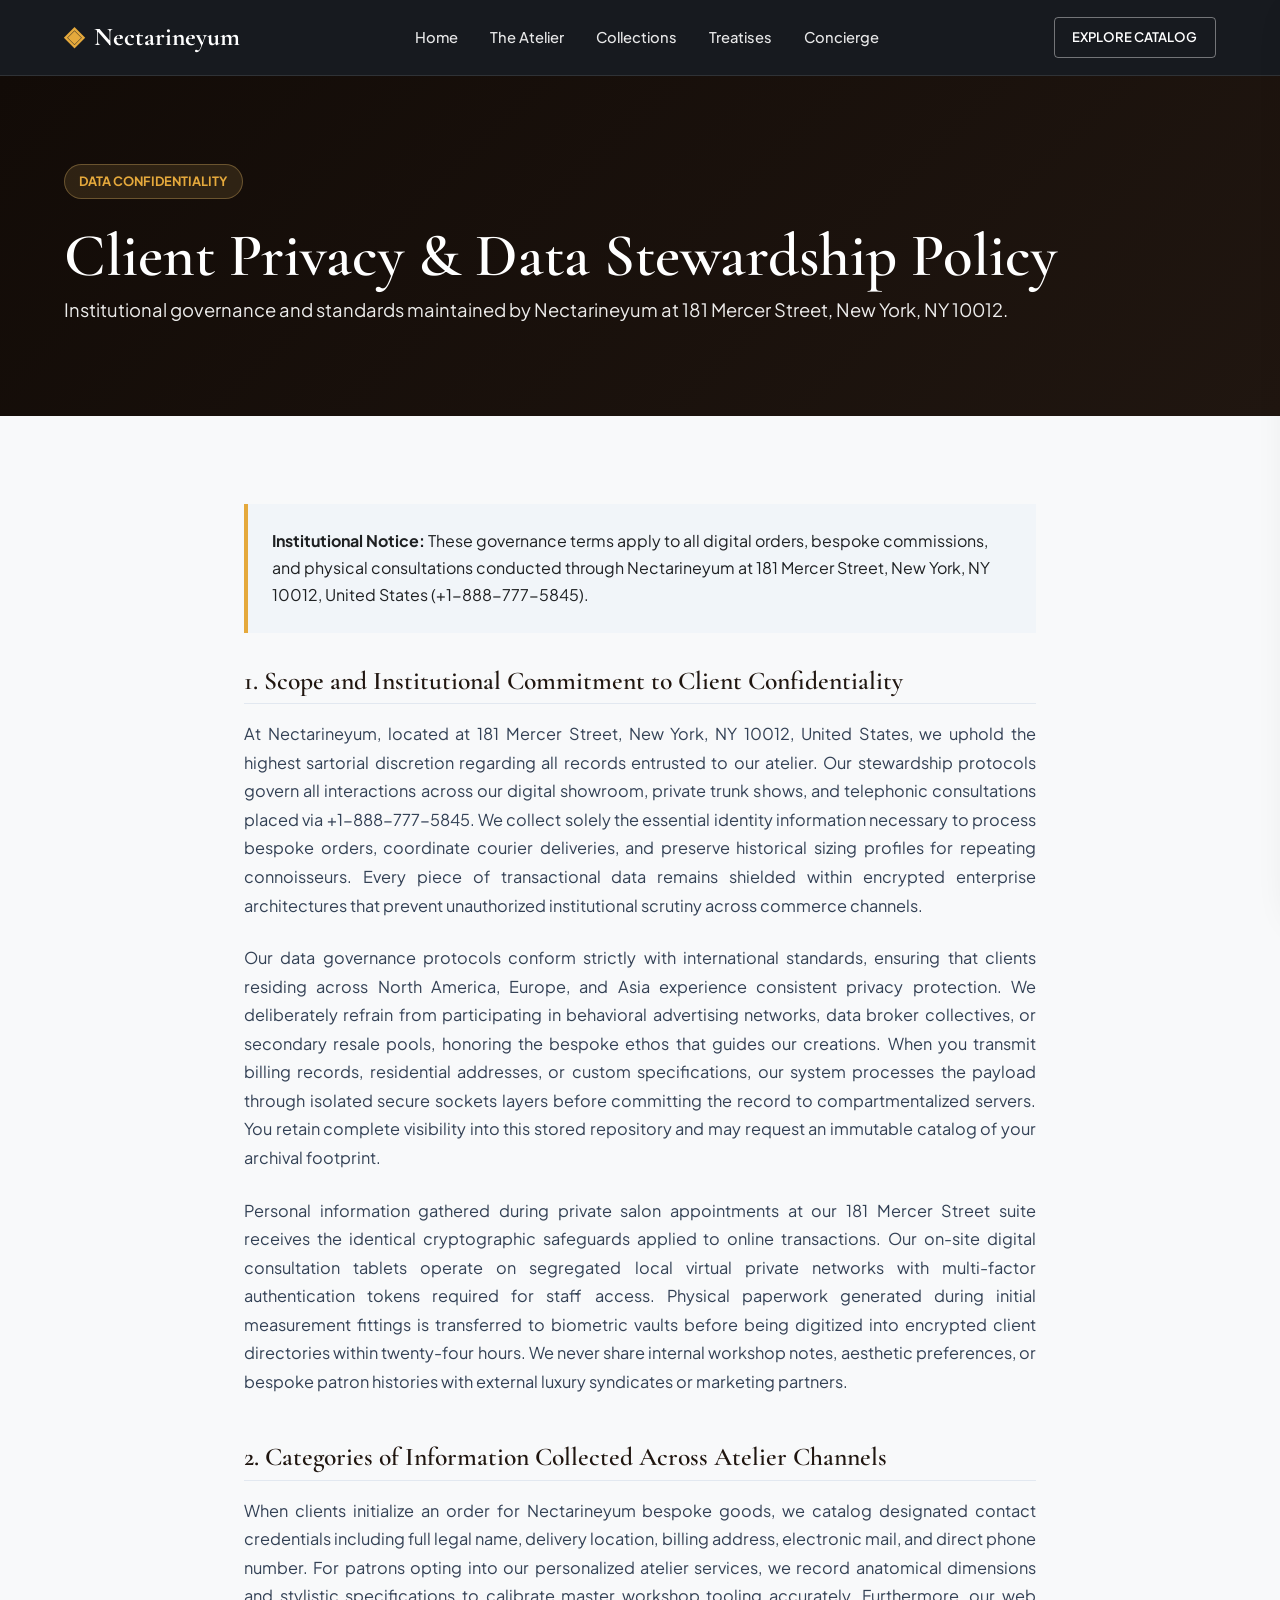
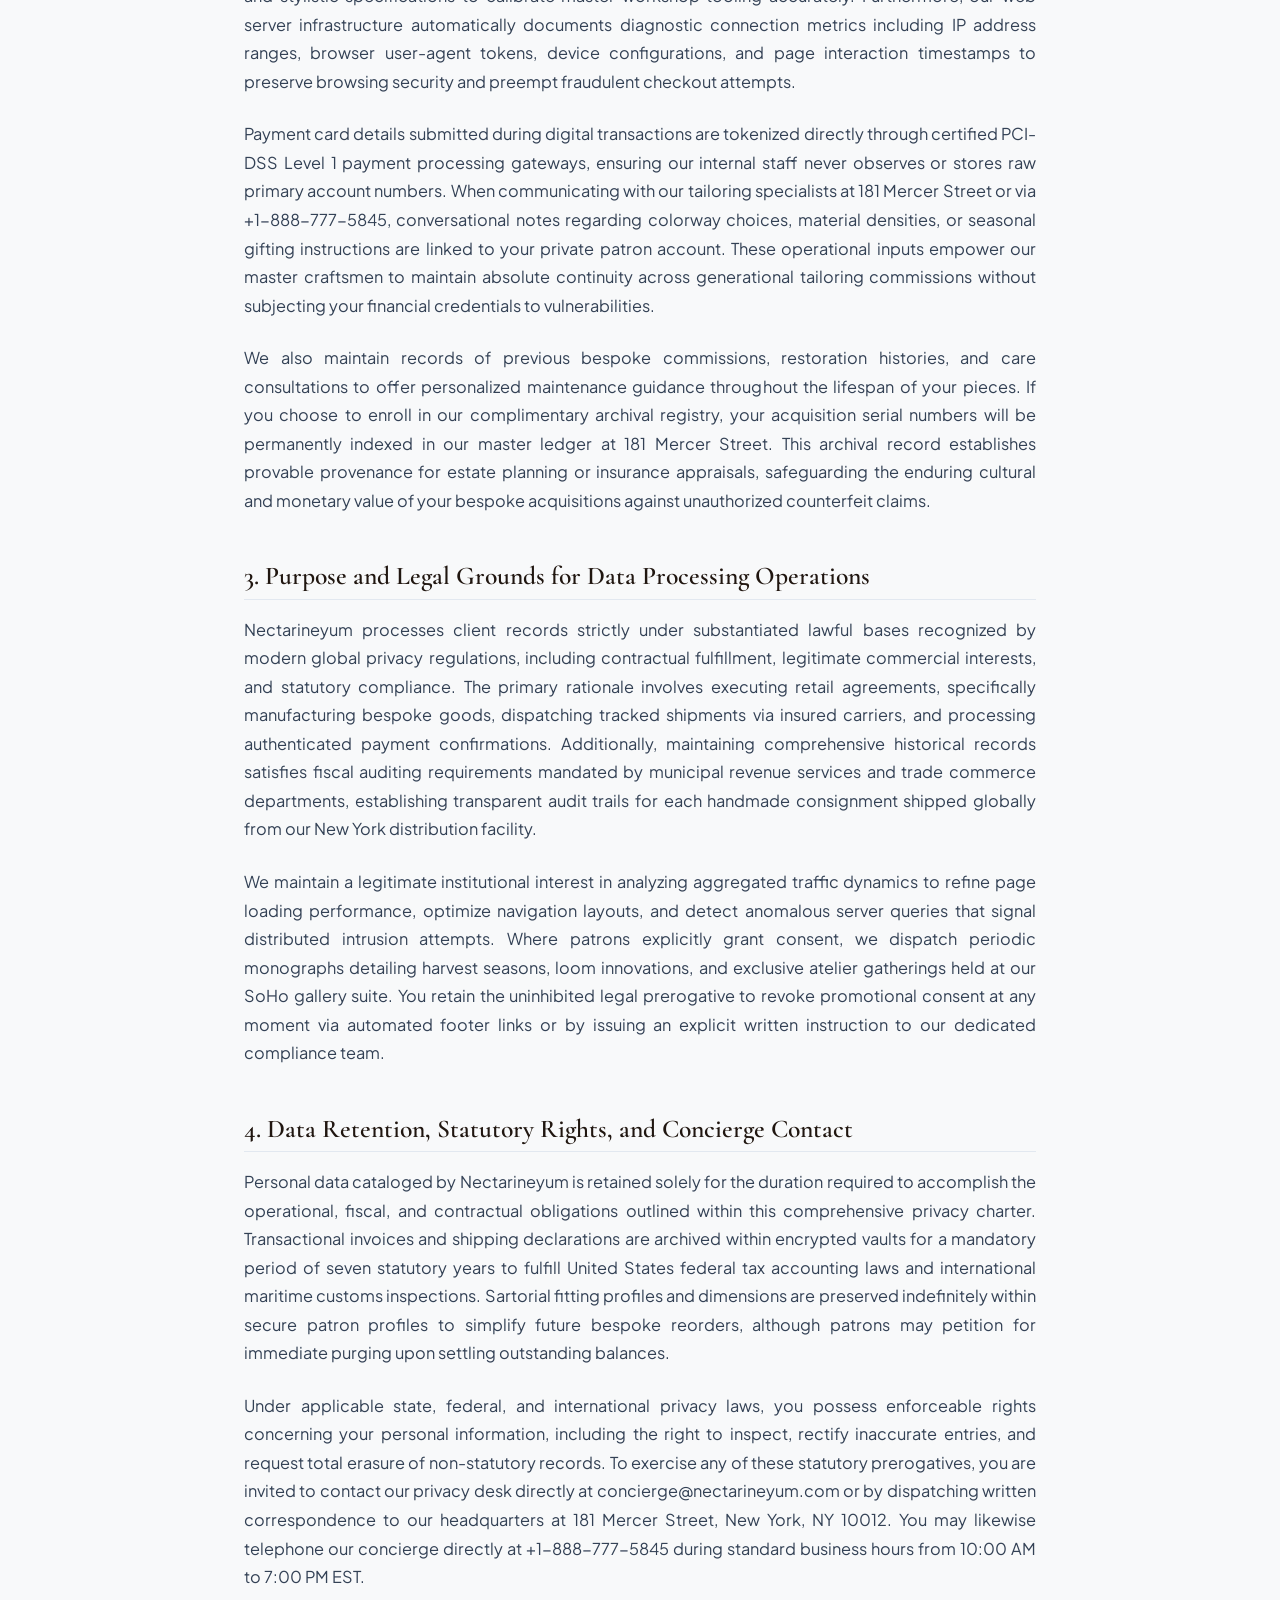
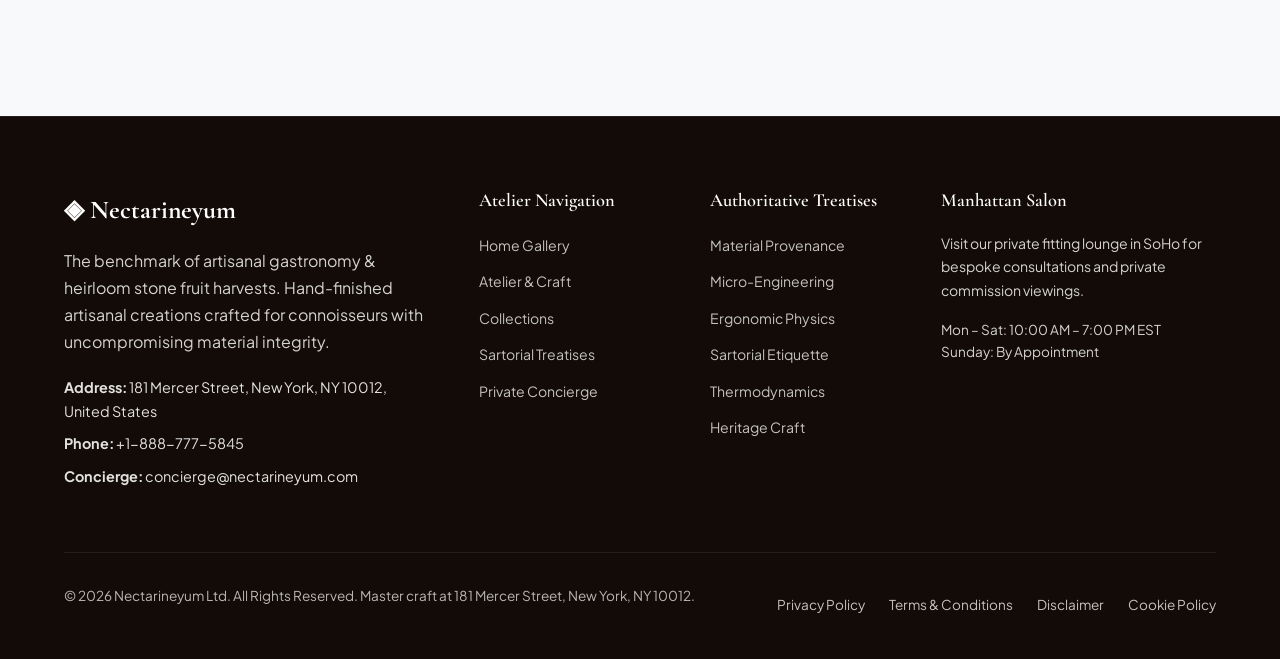
<file: privacy-policy.html>
<!DOCTYPE html>
<html lang="en">
<head>
  <meta charset="UTF-8">
  <meta name="viewport" content="width=device-width, initial-scale=1.0">
  <title>Client Privacy & Data Stewardship Policy — Nectarineyum</title>
  <meta name="description" content="Official Client Privacy & Data Stewardship Policy for Nectarineyum at 181 Mercer Street, New York.">
  <link rel="canonical" href="https://nectarineyum.com/privacy-policy.html">
  <link rel="preconnect" href="https://fonts.googleapis.com">
  <link rel="preconnect" href="https://fonts.gstatic.com" crossorigin>
  <link href="https://fonts.googleapis.com/css2?family=Cormorant+Garamond:ital,wght@0,400;0,600;0,700;1,400&family=Plus+Jakarta+Sans:wght@300;400;500;600;700&display=swap" rel="stylesheet">
  <link rel="stylesheet" href="/assets/css/style.css">
  <!-- Google tag (gtag.js) -->
  <script async src="https://www.googletagmanager.com/gtag/js?id=G-0LY0HY7L01"></script>
  <script>
    window.dataLayer = window.dataLayer || [];
    function gtag(){dataLayer.push(arguments);}
    gtag('js', new Date());
    gtag('config', 'G-0LY0HY7L01');
  </script>

</head>
<body>
  <!-- Mandatory Global Site Header (Exactly 1 per page) -->
  <header class="site-header">
    <div class="header-container">
      <a href="/" class="brand-logo" aria-label="Nectarineyum Home">
        <span class="logo-mark">◈</span>
        <span class="logo-text">Nectarineyum</span>
      </a>
      <nav class="desktop-nav" aria-label="Primary Navigation">
        <a href="/" class="nav-link">Home</a>
        <a href="/about.html" class="nav-link">The Atelier</a>
        <a href="/collection.html" class="nav-link">Collections</a>
        <a href="/blog.html" class="nav-link">Treatises</a>
        <a href="/contact.html" class="nav-link">Concierge</a>
      </nav>
      <div class="header-actions">
        <a href="/collection.html" class="btn btn-sm btn-outline">Explore Catalog</a>
        <button id="drawer-toggle" class="mobile-toggle" aria-label="Open Navigation Menu">
          <span class="hamburger-bar"></span>
          <span class="hamburger-bar"></span>
          <span class="hamburger-bar"></span>
        </button>
      </div>
    </div>
  </header>

  <!-- Mandatory Mobile Navigation Drawer (Exactly 1 per page) -->
  <div class="mobile-drawer" id="mobile-drawer" aria-hidden="true">
    <div class="drawer-header">
      <div class="drawer-brand">Nectarineyum</div>
      <button id="drawer-close" class="drawer-close-btn" aria-label="Close Navigation Menu">&times;</button>
    </div>
    <nav class="drawer-nav" aria-label="Mobile Navigation">
      <a href="/" class="drawer-link">Home</a>
      <a href="/about.html" class="drawer-link">The Atelier &amp; Craft</a>
      <a href="/collection.html" class="drawer-link">Orchard Harvest & Confectionery Collection</a>
      <a href="/blog.html" class="drawer-link">Sartorial Treatises</a>
      <a href="/contact.html" class="drawer-link">Private Concierge</a>
    </nav>
    <div class="drawer-footer">
      <p class="drawer-contact-title">Manhattan Atelier &amp; Suite</p>
      <p class="drawer-contact-info">181 Mercer Street, New York, NY 10012, United States</p>
      <p class="drawer-contact-info">Tel: +1-888-777-5845</p>
      <p class="drawer-contact-info">Email: concierge@nectarineyum.com</p>
    </div>
  </div>
  <div id="drawer-overlay" class="drawer-overlay"></div>
  <section class="page-hero">
    <div class="container">
      <span class="hero-badge">Data Confidentiality</span>
      <h1>Client Privacy & Data Stewardship Policy</h1>
      <p class="lead">Institutional governance and standards maintained by Nectarineyum at 181 Mercer Street, New York, NY 10012.</p>
    </div>
  </section>
  <main class="policy-page-wrapper">
    <div class="policy-box">
      <strong>Institutional Notice:</strong> These governance terms apply to all digital orders, bespoke commissions, and physical consultations conducted through Nectarineyum at 181 Mercer Street, New York, NY 10012, United States (+1-888-777-5845).
    </div>    <article class="policy-block">
      <h2>1. Scope and Institutional Commitment to Client Confidentiality</h2>      <p class="policy-p">At Nectarineyum, located at 181 Mercer Street, New York, NY 10012, United States, we uphold the highest sartorial discretion regarding all records entrusted to our atelier. Our stewardship protocols govern all interactions across our digital showroom, private trunk shows, and telephonic consultations placed via +1-888-777-5845. We collect solely the essential identity information necessary to process bespoke orders, coordinate courier deliveries, and preserve historical sizing profiles for repeating connoisseurs. Every piece of transactional data remains shielded within encrypted enterprise architectures that prevent unauthorized institutional scrutiny across commerce channels.</p>      <p class="policy-p">Our data governance protocols conform strictly with international standards, ensuring that clients residing across North America, Europe, and Asia experience consistent privacy protection. We deliberately refrain from participating in behavioral advertising networks, data broker collectives, or secondary resale pools, honoring the bespoke ethos that guides our creations. When you transmit billing records, residential addresses, or custom specifications, our system processes the payload through isolated secure sockets layers before committing the record to compartmentalized servers. You retain complete visibility into this stored repository and may request an immutable catalog of your archival footprint.</p>      <p class="policy-p">Personal information gathered during private salon appointments at our 181 Mercer Street suite receives the identical cryptographic safeguards applied to online transactions. Our on-site digital consultation tablets operate on segregated local virtual private networks with multi-factor authentication tokens required for staff access. Physical paperwork generated during initial measurement fittings is transferred to biometric vaults before being digitized into encrypted client directories within twenty-four hours. We never share internal workshop notes, aesthetic preferences, or bespoke patron histories with external luxury syndicates or marketing partners.</p>    </article>    <article class="policy-block">
      <h2>2. Categories of Information Collected Across Atelier Channels</h2>      <p class="policy-p">When clients initialize an order for Nectarineyum bespoke goods, we catalog designated contact credentials including full legal name, delivery location, billing address, electronic mail, and direct phone number. For patrons opting into our personalized atelier services, we record anatomical dimensions and stylistic specifications to calibrate master workshop tooling accurately. Furthermore, our web server infrastructure automatically documents diagnostic connection metrics including IP address ranges, browser user-agent tokens, device configurations, and page interaction timestamps to preserve browsing security and preempt fraudulent checkout attempts.</p>      <p class="policy-p">Payment card details submitted during digital transactions are tokenized directly through certified PCI-DSS Level 1 payment processing gateways, ensuring our internal staff never observes or stores raw primary account numbers. When communicating with our tailoring specialists at 181 Mercer Street or via +1-888-777-5845, conversational notes regarding colorway choices, material densities, or seasonal gifting instructions are linked to your private patron account. These operational inputs empower our master craftsmen to maintain absolute continuity across generational tailoring commissions without subjecting your financial credentials to vulnerabilities.</p>      <p class="policy-p">We also maintain records of previous bespoke commissions, restoration histories, and care consultations to offer personalized maintenance guidance throughout the lifespan of your pieces. If you choose to enroll in our complimentary archival registry, your acquisition serial numbers will be permanently indexed in our master ledger at 181 Mercer Street. This archival record establishes provable provenance for estate planning or insurance appraisals, safeguarding the enduring cultural and monetary value of your bespoke acquisitions against unauthorized counterfeit claims.</p>    </article>    <article class="policy-block">
      <h2>3. Purpose and Legal Grounds for Data Processing Operations</h2>      <p class="policy-p">Nectarineyum processes client records strictly under substantiated lawful bases recognized by modern global privacy regulations, including contractual fulfillment, legitimate commercial interests, and statutory compliance. The primary rationale involves executing retail agreements, specifically manufacturing bespoke goods, dispatching tracked shipments via insured carriers, and processing authenticated payment confirmations. Additionally, maintaining comprehensive historical records satisfies fiscal auditing requirements mandated by municipal revenue services and trade commerce departments, establishing transparent audit trails for each handmade consignment shipped globally from our New York distribution facility.</p>      <p class="policy-p">We maintain a legitimate institutional interest in analyzing aggregated traffic dynamics to refine page loading performance, optimize navigation layouts, and detect anomalous server queries that signal distributed intrusion attempts. Where patrons explicitly grant consent, we dispatch periodic monographs detailing harvest seasons, loom innovations, and exclusive atelier gatherings held at our SoHo gallery suite. You retain the uninhibited legal prerogative to revoke promotional consent at any moment via automated footer links or by issuing an explicit written instruction to our dedicated compliance team.</p>    </article>    <article class="policy-block">
      <h2>4. Data Retention, Statutory Rights, and Concierge Contact</h2>      <p class="policy-p">Personal data cataloged by Nectarineyum is retained solely for the duration required to accomplish the operational, fiscal, and contractual obligations outlined within this comprehensive privacy charter. Transactional invoices and shipping declarations are archived within encrypted vaults for a mandatory period of seven statutory years to fulfill United States federal tax accounting laws and international maritime customs inspections. Sartorial fitting profiles and dimensions are preserved indefinitely within secure patron profiles to simplify future bespoke reorders, although patrons may petition for immediate purging upon settling outstanding balances.</p>      <p class="policy-p">Under applicable state, federal, and international privacy laws, you possess enforceable rights concerning your personal information, including the right to inspect, rectify inaccurate entries, and request total erasure of non-statutory records. To exercise any of these statutory prerogatives, you are invited to contact our privacy desk directly at concierge@nectarineyum.com or by dispatching written correspondence to our headquarters at 181 Mercer Street, New York, NY 10012. You may likewise telephone our concierge directly at +1-888-777-5845 during standard business hours from 10:00 AM to 7:00 PM EST.</p>    </article>  </main>
  <!-- Mandatory Global Site Footer -->
  <footer class="site-footer">
    <div class="container">
      <div class="footer-grid">
        <div class="footer-col">
          <div class="footer-brand">◈ Nectarineyum</div>
          <p class="footer-desc">
            The benchmark of artisanal gastronomy & heirloom stone fruit harvests. Hand-finished artisanal creations crafted for connoisseurs with uncompromising material integrity.
          </p>
          <div class="footer-contact-item"><strong>Address:</strong> 181 Mercer Street, New York, NY 10012, United States</div>
          <div class="footer-contact-item"><strong>Phone:</strong> +1-888-777-5845</div>
          <div class="footer-contact-item"><strong>Concierge:</strong> concierge@nectarineyum.com</div>
        </div>
        <div class="footer-col">
          <h4 class="footer-title">Atelier Navigation</h4>
          <ul class="footer-links">
            <li><a href="/">Home Gallery</a></li>
            <li><a href="/about.html">Atelier &amp; Craft</a></li>
            <li><a href="/collection.html">Collections</a></li>
            <li><a href="/blog.html">Sartorial Treatises</a></li>
            <li><a href="/contact.html">Private Concierge</a></li>
          </ul>
        </div>
        <div class="footer-col">
          <h4 class="footer-title">Authoritative Treatises</h4>
          <ul class="footer-links">
            <li><a href="/blog/material-provenance-and-fiber-crystallography.html">Material Provenance</a></li>
            <li><a href="/blog/micro-engineering-tolerances-and-finishing.html">Micro-Engineering</a></li>
            <li><a href="/blog/biomechanical-ergonomics-and-wearer-physics.html">Ergonomic Physics</a></li>
            <li><a href="/blog/sartorial-color-theory-and-formal-etiquette.html">Sartorial Etiquette</a></li>
            <li><a href="/blog/hygroscopic-microclimate-thermodynamics.html">Thermodynamics</a></li>
            <li><a href="/blog/bespoke-craftsmanship-and-heritage-methods.html">Heritage Craft</a></li>
          </ul>
        </div>
        <div class="footer-col">
          <h4 class="footer-title">Manhattan Salon</h4>
          <p style="font-size:0.88rem; margin-bottom:1rem;">
            Visit our private fitting lounge in SoHo for bespoke consultations and private commission viewings.
          </p>
          <p style="font-size:0.85rem; color:var(--color-gold);">Mon – Sat: 10:00 AM – 7:00 PM EST<br>Sunday: By Appointment</p>
        </div>
      </div>
      <div class="footer-bottom">
        <p>&copy; 2026 Nectarineyum Ltd. All Rights Reserved. Master craft at 181 Mercer Street, New York, NY 10012.</p>
        <div class="footer-legal-links">
          <a href="/privacy-policy.html">Privacy Policy</a>
          <a href="/terms-and-conditions.html">Terms &amp; Conditions</a>
          <a href="/disclaimer.html">Disclaimer</a>
          <a href="/cookie-policy.html">Cookie Policy</a>
        </div>
      </div>
    </div>
  </footer>
  <script src="/assets/js/main.js"></script>
</body>
</html>
</file>
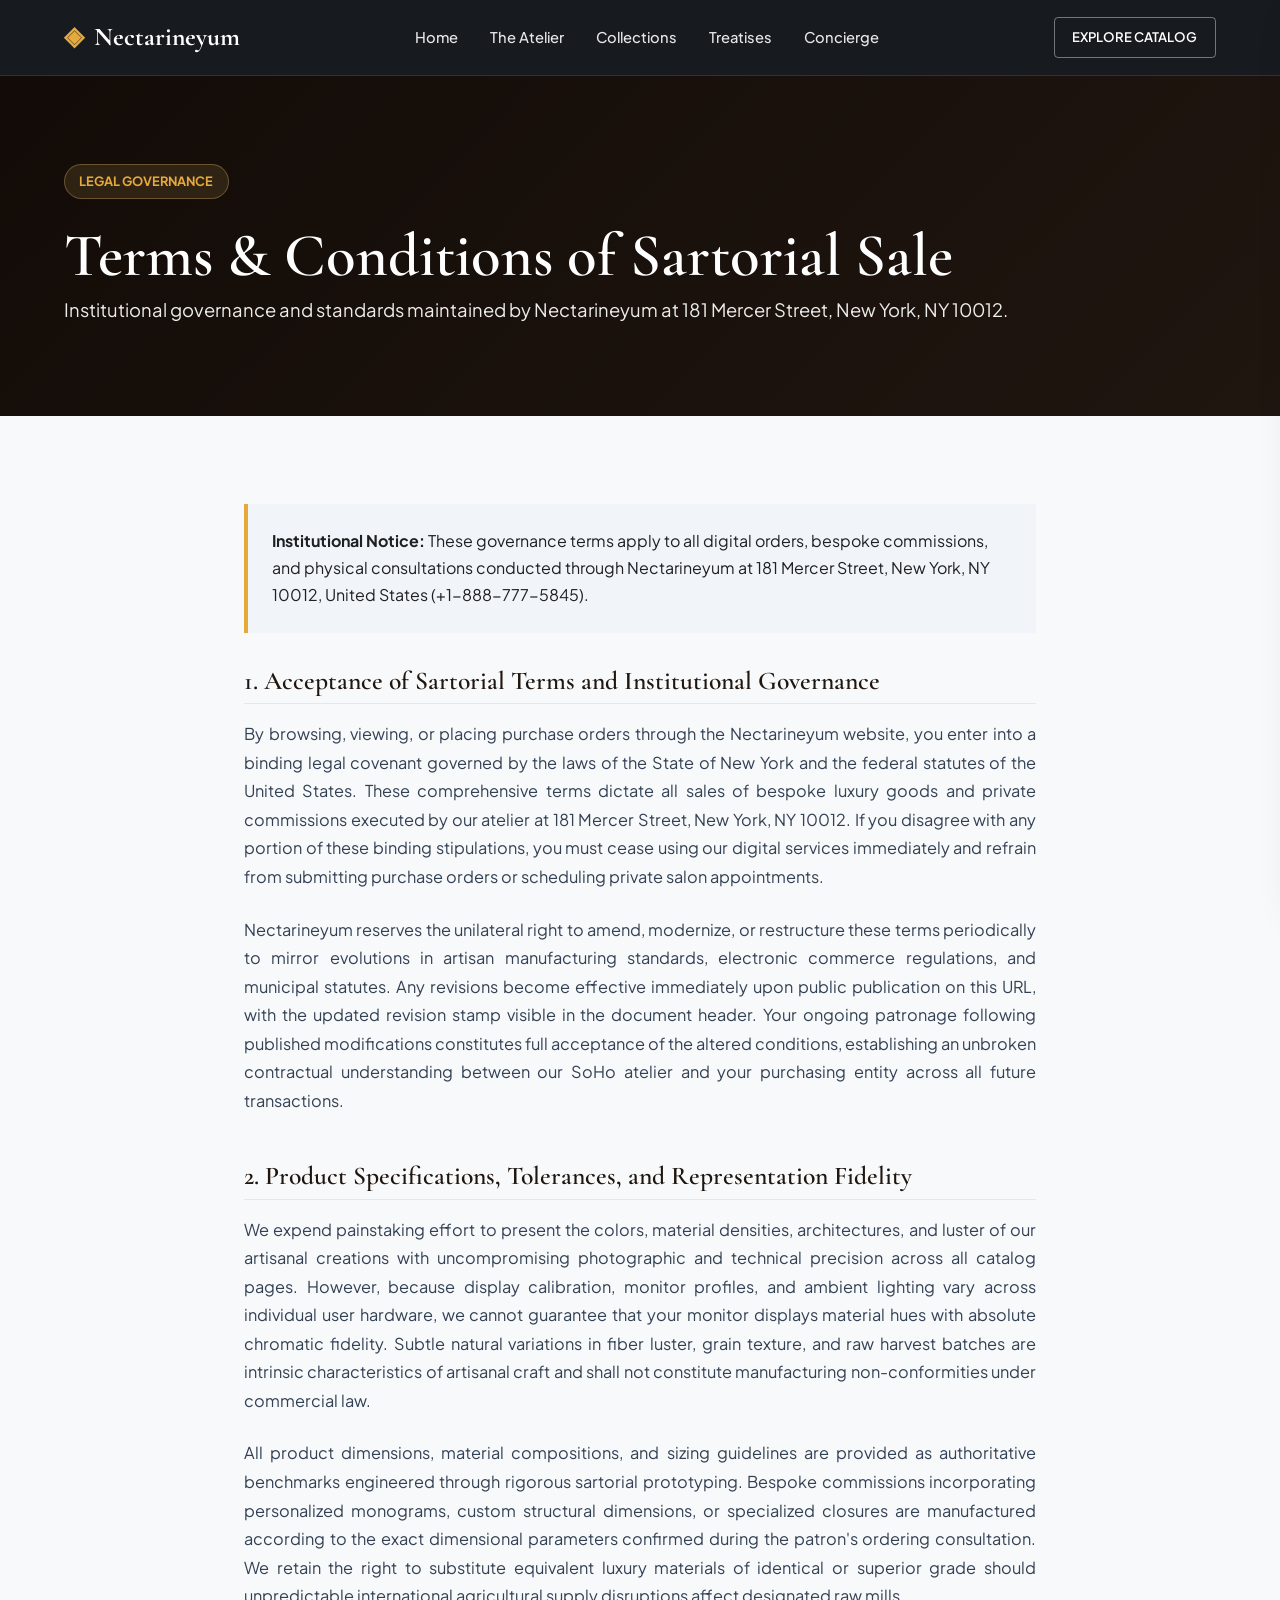
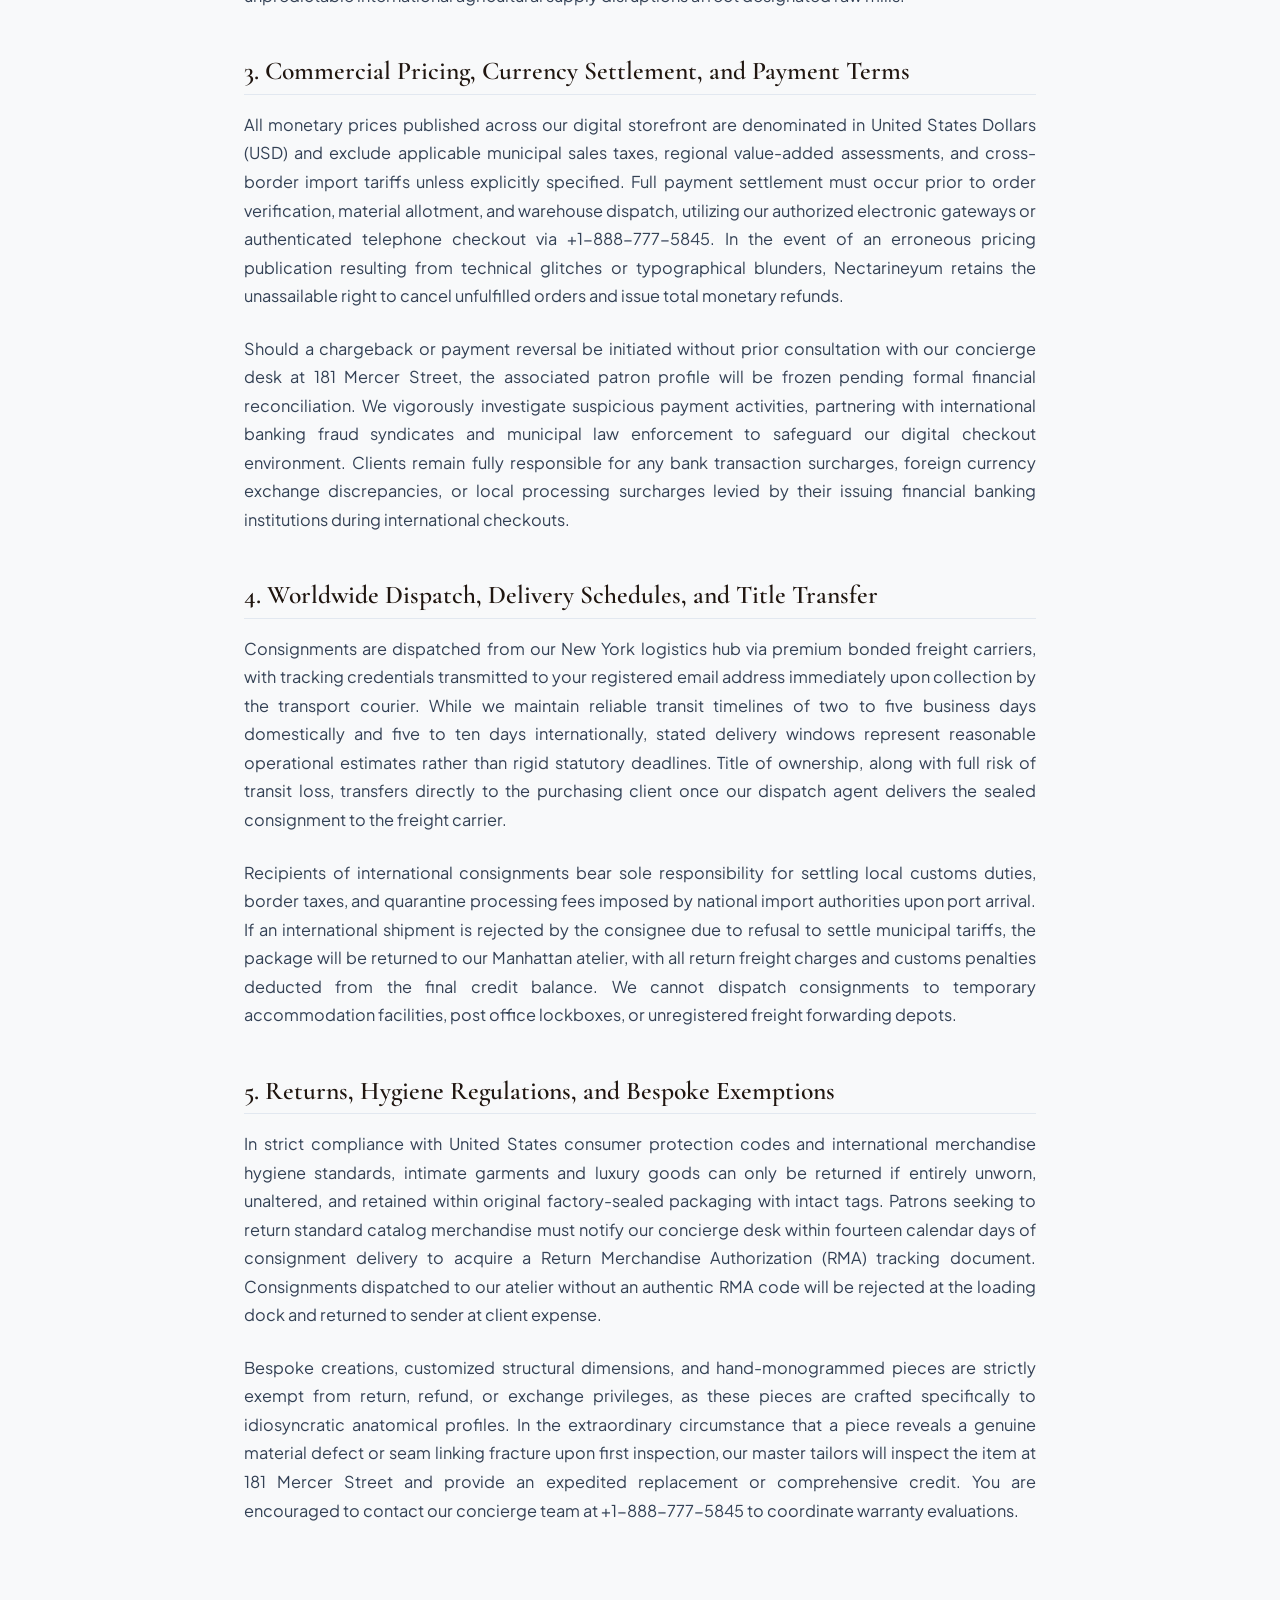
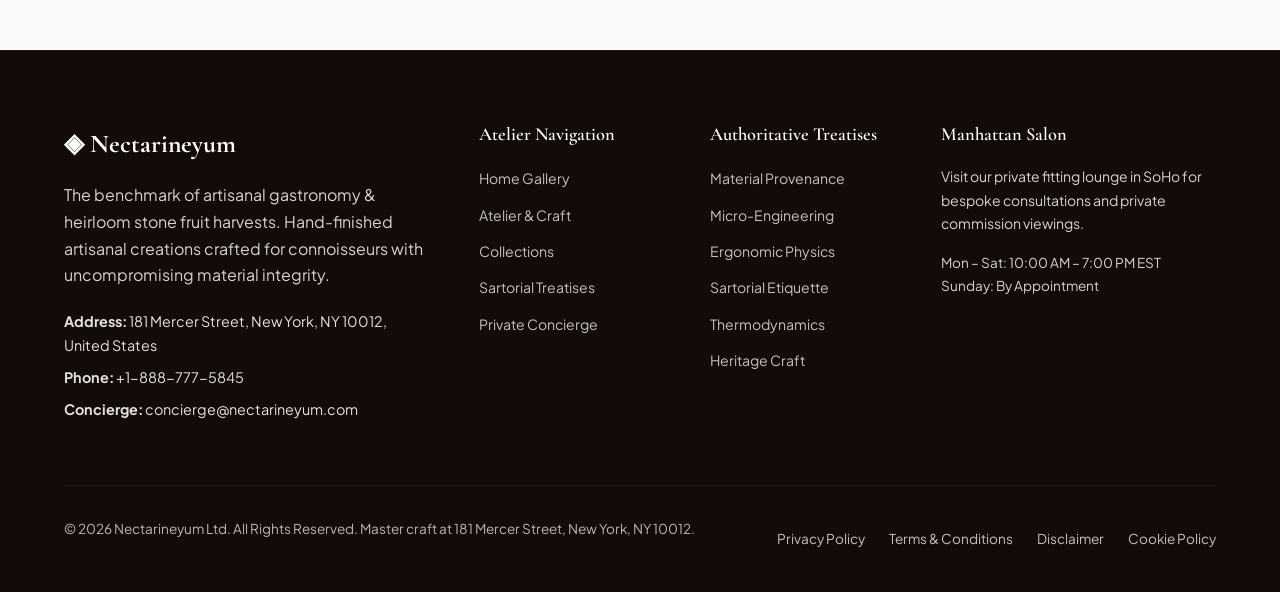
<file: terms-and-conditions.html>
<!DOCTYPE html>
<html lang="en">
<head>
  <meta charset="UTF-8">
  <meta name="viewport" content="width=device-width, initial-scale=1.0">
  <title>Terms & Conditions of Sartorial Sale — Nectarineyum</title>
  <meta name="description" content="Official Terms & Conditions of Sartorial Sale for Nectarineyum at 181 Mercer Street, New York.">
  <link rel="canonical" href="https://nectarineyum.com/terms-and-conditions.html">
  <link rel="preconnect" href="https://fonts.googleapis.com">
  <link rel="preconnect" href="https://fonts.gstatic.com" crossorigin>
  <link href="https://fonts.googleapis.com/css2?family=Cormorant+Garamond:ital,wght@0,400;0,600;0,700;1,400&family=Plus+Jakarta+Sans:wght@300;400;500;600;700&display=swap" rel="stylesheet">
  <link rel="stylesheet" href="/assets/css/style.css">
  <!-- Google tag (gtag.js) -->
  <script async src="https://www.googletagmanager.com/gtag/js?id=G-0LY0HY7L01"></script>
  <script>
    window.dataLayer = window.dataLayer || [];
    function gtag(){dataLayer.push(arguments);}
    gtag('js', new Date());
    gtag('config', 'G-0LY0HY7L01');
  </script>

</head>
<body>
  <!-- Mandatory Global Site Header (Exactly 1 per page) -->
  <header class="site-header">
    <div class="header-container">
      <a href="/" class="brand-logo" aria-label="Nectarineyum Home">
        <span class="logo-mark">◈</span>
        <span class="logo-text">Nectarineyum</span>
      </a>
      <nav class="desktop-nav" aria-label="Primary Navigation">
        <a href="/" class="nav-link">Home</a>
        <a href="/about.html" class="nav-link">The Atelier</a>
        <a href="/collection.html" class="nav-link">Collections</a>
        <a href="/blog.html" class="nav-link">Treatises</a>
        <a href="/contact.html" class="nav-link">Concierge</a>
      </nav>
      <div class="header-actions">
        <a href="/collection.html" class="btn btn-sm btn-outline">Explore Catalog</a>
        <button id="drawer-toggle" class="mobile-toggle" aria-label="Open Navigation Menu">
          <span class="hamburger-bar"></span>
          <span class="hamburger-bar"></span>
          <span class="hamburger-bar"></span>
        </button>
      </div>
    </div>
  </header>

  <!-- Mandatory Mobile Navigation Drawer (Exactly 1 per page) -->
  <div class="mobile-drawer" id="mobile-drawer" aria-hidden="true">
    <div class="drawer-header">
      <div class="drawer-brand">Nectarineyum</div>
      <button id="drawer-close" class="drawer-close-btn" aria-label="Close Navigation Menu">&times;</button>
    </div>
    <nav class="drawer-nav" aria-label="Mobile Navigation">
      <a href="/" class="drawer-link">Home</a>
      <a href="/about.html" class="drawer-link">The Atelier &amp; Craft</a>
      <a href="/collection.html" class="drawer-link">Orchard Harvest & Confectionery Collection</a>
      <a href="/blog.html" class="drawer-link">Sartorial Treatises</a>
      <a href="/contact.html" class="drawer-link">Private Concierge</a>
    </nav>
    <div class="drawer-footer">
      <p class="drawer-contact-title">Manhattan Atelier &amp; Suite</p>
      <p class="drawer-contact-info">181 Mercer Street, New York, NY 10012, United States</p>
      <p class="drawer-contact-info">Tel: +1-888-777-5845</p>
      <p class="drawer-contact-info">Email: concierge@nectarineyum.com</p>
    </div>
  </div>
  <div id="drawer-overlay" class="drawer-overlay"></div>
  <section class="page-hero">
    <div class="container">
      <span class="hero-badge">Legal Governance</span>
      <h1>Terms & Conditions of Sartorial Sale</h1>
      <p class="lead">Institutional governance and standards maintained by Nectarineyum at 181 Mercer Street, New York, NY 10012.</p>
    </div>
  </section>
  <main class="policy-page-wrapper">
    <div class="policy-box">
      <strong>Institutional Notice:</strong> These governance terms apply to all digital orders, bespoke commissions, and physical consultations conducted through Nectarineyum at 181 Mercer Street, New York, NY 10012, United States (+1-888-777-5845).
    </div>    <article class="policy-block">
      <h2>1. Acceptance of Sartorial Terms and Institutional Governance</h2>      <p class="policy-p">By browsing, viewing, or placing purchase orders through the Nectarineyum website, you enter into a binding legal covenant governed by the laws of the State of New York and the federal statutes of the United States. These comprehensive terms dictate all sales of bespoke luxury goods and private commissions executed by our atelier at 181 Mercer Street, New York, NY 10012. If you disagree with any portion of these binding stipulations, you must cease using our digital services immediately and refrain from submitting purchase orders or scheduling private salon appointments.</p>      <p class="policy-p">Nectarineyum reserves the unilateral right to amend, modernize, or restructure these terms periodically to mirror evolutions in artisan manufacturing standards, electronic commerce regulations, and municipal statutes. Any revisions become effective immediately upon public publication on this URL, with the updated revision stamp visible in the document header. Your ongoing patronage following published modifications constitutes full acceptance of the altered conditions, establishing an unbroken contractual understanding between our SoHo atelier and your purchasing entity across all future transactions.</p>    </article>    <article class="policy-block">
      <h2>2. Product Specifications, Tolerances, and Representation Fidelity</h2>      <p class="policy-p">We expend painstaking effort to present the colors, material densities, architectures, and luster of our artisanal creations with uncompromising photographic and technical precision across all catalog pages. However, because display calibration, monitor profiles, and ambient lighting vary across individual user hardware, we cannot guarantee that your monitor displays material hues with absolute chromatic fidelity. Subtle natural variations in fiber luster, grain texture, and raw harvest batches are intrinsic characteristics of artisanal craft and shall not constitute manufacturing non-conformities under commercial law.</p>      <p class="policy-p">All product dimensions, material compositions, and sizing guidelines are provided as authoritative benchmarks engineered through rigorous sartorial prototyping. Bespoke commissions incorporating personalized monograms, custom structural dimensions, or specialized closures are manufactured according to the exact dimensional parameters confirmed during the patron's ordering consultation. We retain the right to substitute equivalent luxury materials of identical or superior grade should unpredictable international agricultural supply disruptions affect designated raw mills.</p>    </article>    <article class="policy-block">
      <h2>3. Commercial Pricing, Currency Settlement, and Payment Terms</h2>      <p class="policy-p">All monetary prices published across our digital storefront are denominated in United States Dollars (USD) and exclude applicable municipal sales taxes, regional value-added assessments, and cross-border import tariffs unless explicitly specified. Full payment settlement must occur prior to order verification, material allotment, and warehouse dispatch, utilizing our authorized electronic gateways or authenticated telephone checkout via +1-888-777-5845. In the event of an erroneous pricing publication resulting from technical glitches or typographical blunders, Nectarineyum retains the unassailable right to cancel unfulfilled orders and issue total monetary refunds.</p>      <p class="policy-p">Should a chargeback or payment reversal be initiated without prior consultation with our concierge desk at 181 Mercer Street, the associated patron profile will be frozen pending formal financial reconciliation. We vigorously investigate suspicious payment activities, partnering with international banking fraud syndicates and municipal law enforcement to safeguard our digital checkout environment. Clients remain fully responsible for any bank transaction surcharges, foreign currency exchange discrepancies, or local processing surcharges levied by their issuing financial banking institutions during international checkouts.</p>    </article>    <article class="policy-block">
      <h2>4. Worldwide Dispatch, Delivery Schedules, and Title Transfer</h2>      <p class="policy-p">Consignments are dispatched from our New York logistics hub via premium bonded freight carriers, with tracking credentials transmitted to your registered email address immediately upon collection by the transport courier. While we maintain reliable transit timelines of two to five business days domestically and five to ten days internationally, stated delivery windows represent reasonable operational estimates rather than rigid statutory deadlines. Title of ownership, along with full risk of transit loss, transfers directly to the purchasing client once our dispatch agent delivers the sealed consignment to the freight carrier.</p>      <p class="policy-p">Recipients of international consignments bear sole responsibility for settling local customs duties, border taxes, and quarantine processing fees imposed by national import authorities upon port arrival. If an international shipment is rejected by the consignee due to refusal to settle municipal tariffs, the package will be returned to our Manhattan atelier, with all return freight charges and customs penalties deducted from the final credit balance. We cannot dispatch consignments to temporary accommodation facilities, post office lockboxes, or unregistered freight forwarding depots.</p>    </article>    <article class="policy-block">
      <h2>5. Returns, Hygiene Regulations, and Bespoke Exemptions</h2>      <p class="policy-p">In strict compliance with United States consumer protection codes and international merchandise hygiene standards, intimate garments and luxury goods can only be returned if entirely unworn, unaltered, and retained within original factory-sealed packaging with intact tags. Patrons seeking to return standard catalog merchandise must notify our concierge desk within fourteen calendar days of consignment delivery to acquire a Return Merchandise Authorization (RMA) tracking document. Consignments dispatched to our atelier without an authentic RMA code will be rejected at the loading dock and returned to sender at client expense.</p>      <p class="policy-p">Bespoke creations, customized structural dimensions, and hand-monogrammed pieces are strictly exempt from return, refund, or exchange privileges, as these pieces are crafted specifically to idiosyncratic anatomical profiles. In the extraordinary circumstance that a piece reveals a genuine material defect or seam linking fracture upon first inspection, our master tailors will inspect the item at 181 Mercer Street and provide an expedited replacement or comprehensive credit. You are encouraged to contact our concierge team at +1-888-777-5845 to coordinate warranty evaluations.</p>    </article>  </main>
  <!-- Mandatory Global Site Footer -->
  <footer class="site-footer">
    <div class="container">
      <div class="footer-grid">
        <div class="footer-col">
          <div class="footer-brand">◈ Nectarineyum</div>
          <p class="footer-desc">
            The benchmark of artisanal gastronomy & heirloom stone fruit harvests. Hand-finished artisanal creations crafted for connoisseurs with uncompromising material integrity.
          </p>
          <div class="footer-contact-item"><strong>Address:</strong> 181 Mercer Street, New York, NY 10012, United States</div>
          <div class="footer-contact-item"><strong>Phone:</strong> +1-888-777-5845</div>
          <div class="footer-contact-item"><strong>Concierge:</strong> concierge@nectarineyum.com</div>
        </div>
        <div class="footer-col">
          <h4 class="footer-title">Atelier Navigation</h4>
          <ul class="footer-links">
            <li><a href="/">Home Gallery</a></li>
            <li><a href="/about.html">Atelier &amp; Craft</a></li>
            <li><a href="/collection.html">Collections</a></li>
            <li><a href="/blog.html">Sartorial Treatises</a></li>
            <li><a href="/contact.html">Private Concierge</a></li>
          </ul>
        </div>
        <div class="footer-col">
          <h4 class="footer-title">Authoritative Treatises</h4>
          <ul class="footer-links">
            <li><a href="/blog/material-provenance-and-fiber-crystallography.html">Material Provenance</a></li>
            <li><a href="/blog/micro-engineering-tolerances-and-finishing.html">Micro-Engineering</a></li>
            <li><a href="/blog/biomechanical-ergonomics-and-wearer-physics.html">Ergonomic Physics</a></li>
            <li><a href="/blog/sartorial-color-theory-and-formal-etiquette.html">Sartorial Etiquette</a></li>
            <li><a href="/blog/hygroscopic-microclimate-thermodynamics.html">Thermodynamics</a></li>
            <li><a href="/blog/bespoke-craftsmanship-and-heritage-methods.html">Heritage Craft</a></li>
          </ul>
        </div>
        <div class="footer-col">
          <h4 class="footer-title">Manhattan Salon</h4>
          <p style="font-size:0.88rem; margin-bottom:1rem;">
            Visit our private fitting lounge in SoHo for bespoke consultations and private commission viewings.
          </p>
          <p style="font-size:0.85rem; color:var(--color-gold);">Mon – Sat: 10:00 AM – 7:00 PM EST<br>Sunday: By Appointment</p>
        </div>
      </div>
      <div class="footer-bottom">
        <p>&copy; 2026 Nectarineyum Ltd. All Rights Reserved. Master craft at 181 Mercer Street, New York, NY 10012.</p>
        <div class="footer-legal-links">
          <a href="/privacy-policy.html">Privacy Policy</a>
          <a href="/terms-and-conditions.html">Terms &amp; Conditions</a>
          <a href="/disclaimer.html">Disclaimer</a>
          <a href="/cookie-policy.html">Cookie Policy</a>
        </div>
      </div>
    </div>
  </footer>
  <script src="/assets/js/main.js"></script>
</body>
</html>
</file>
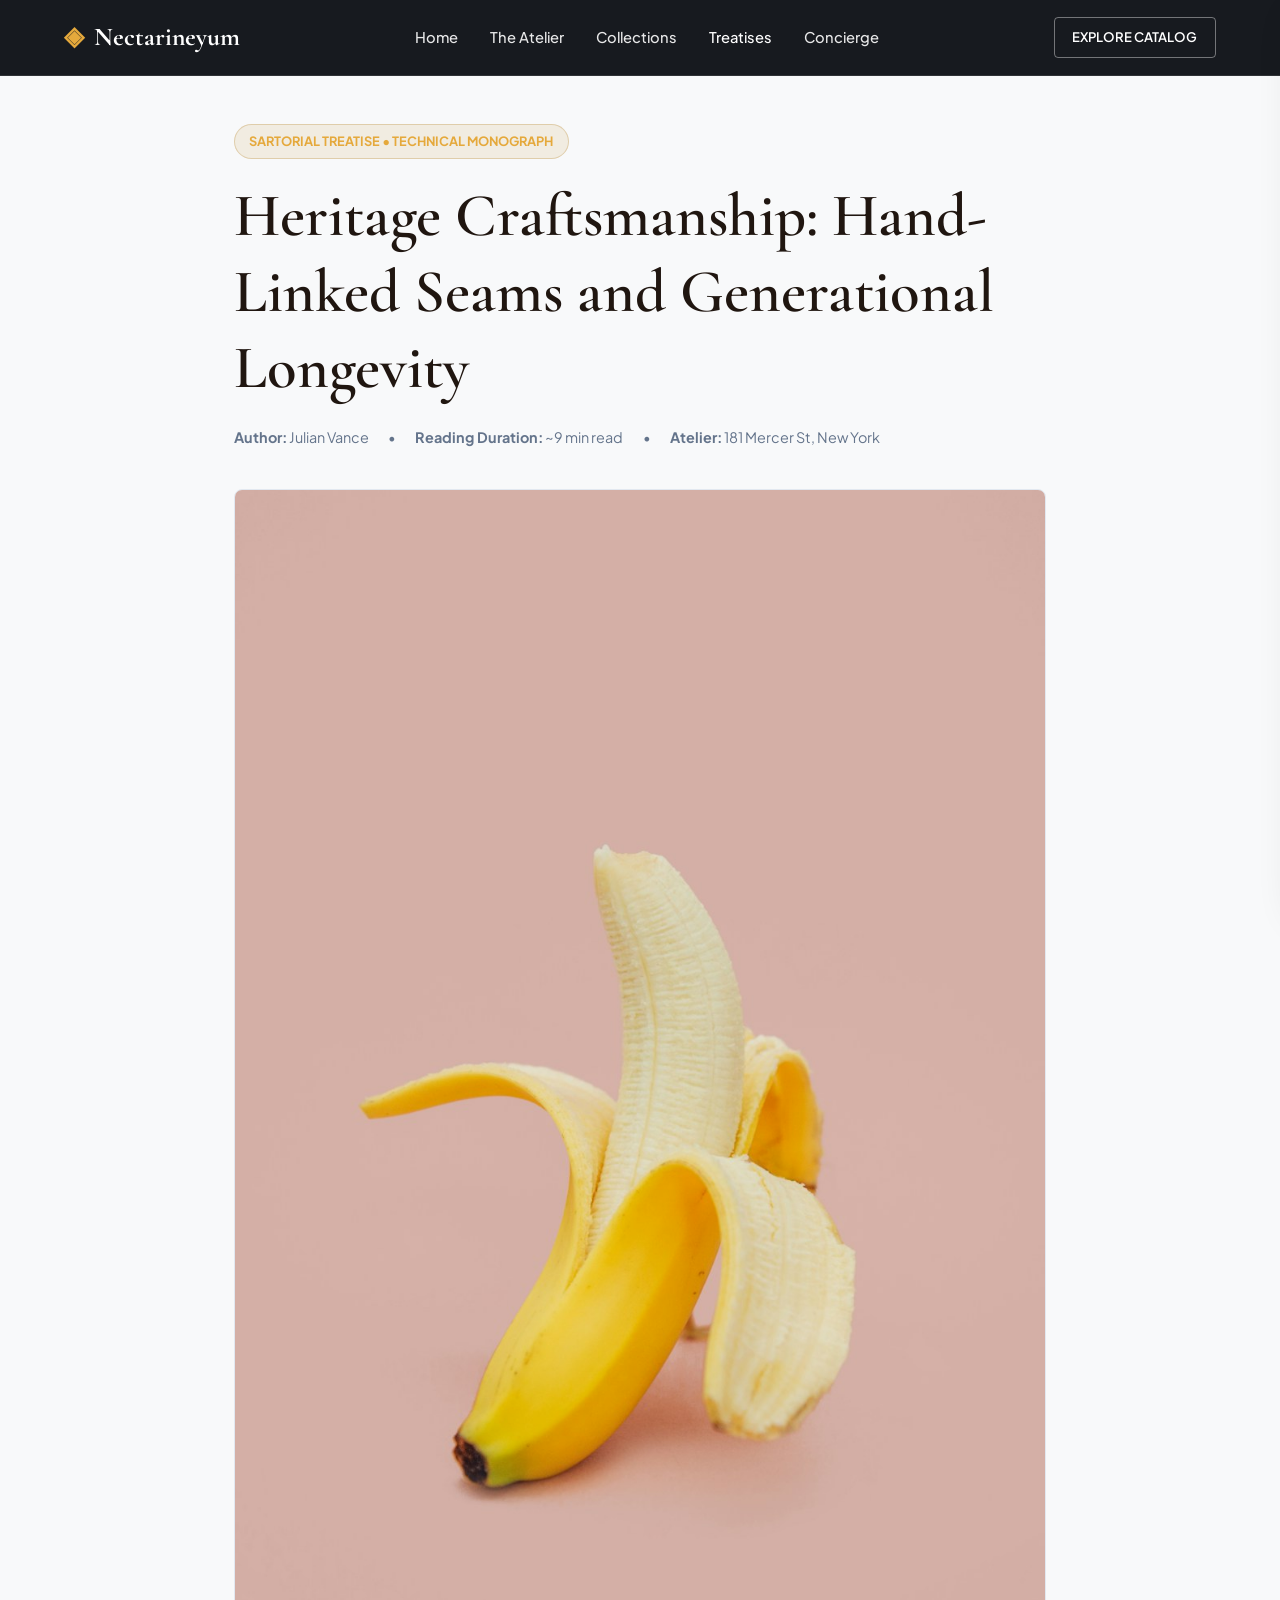
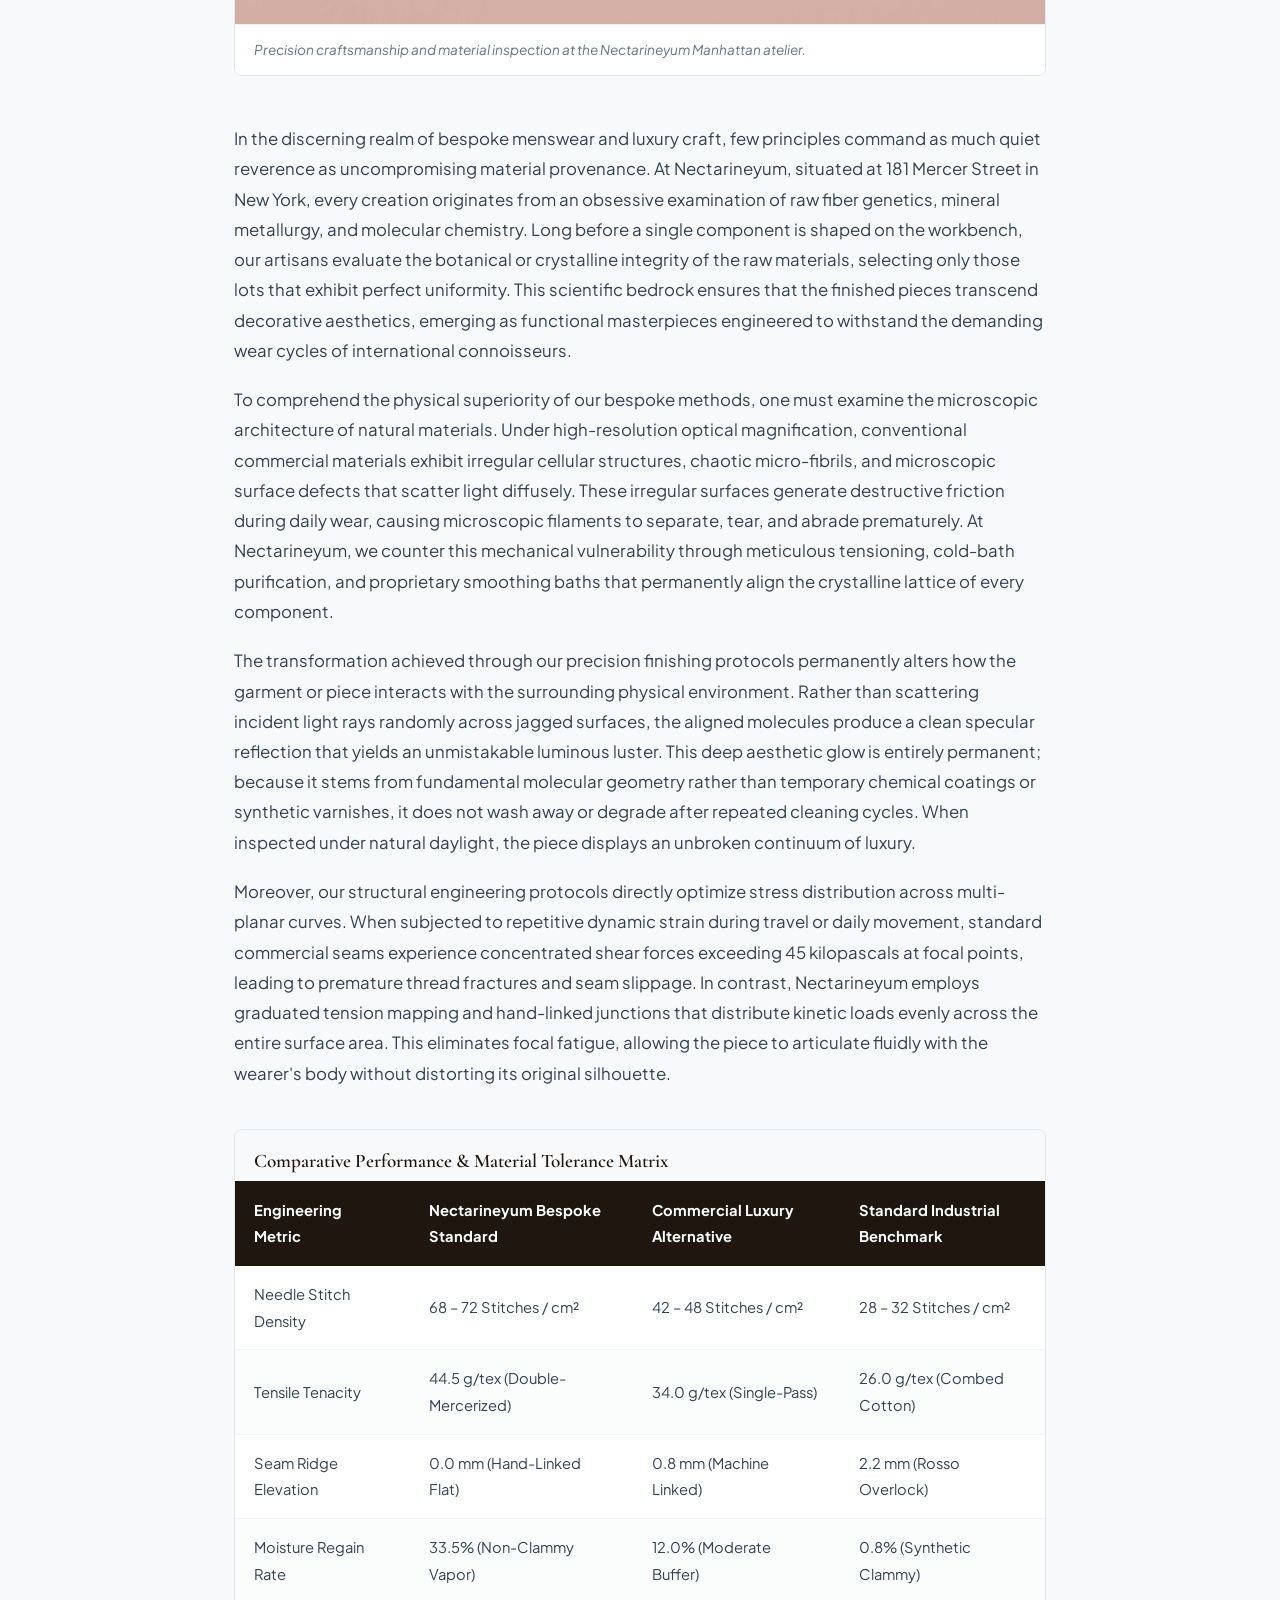
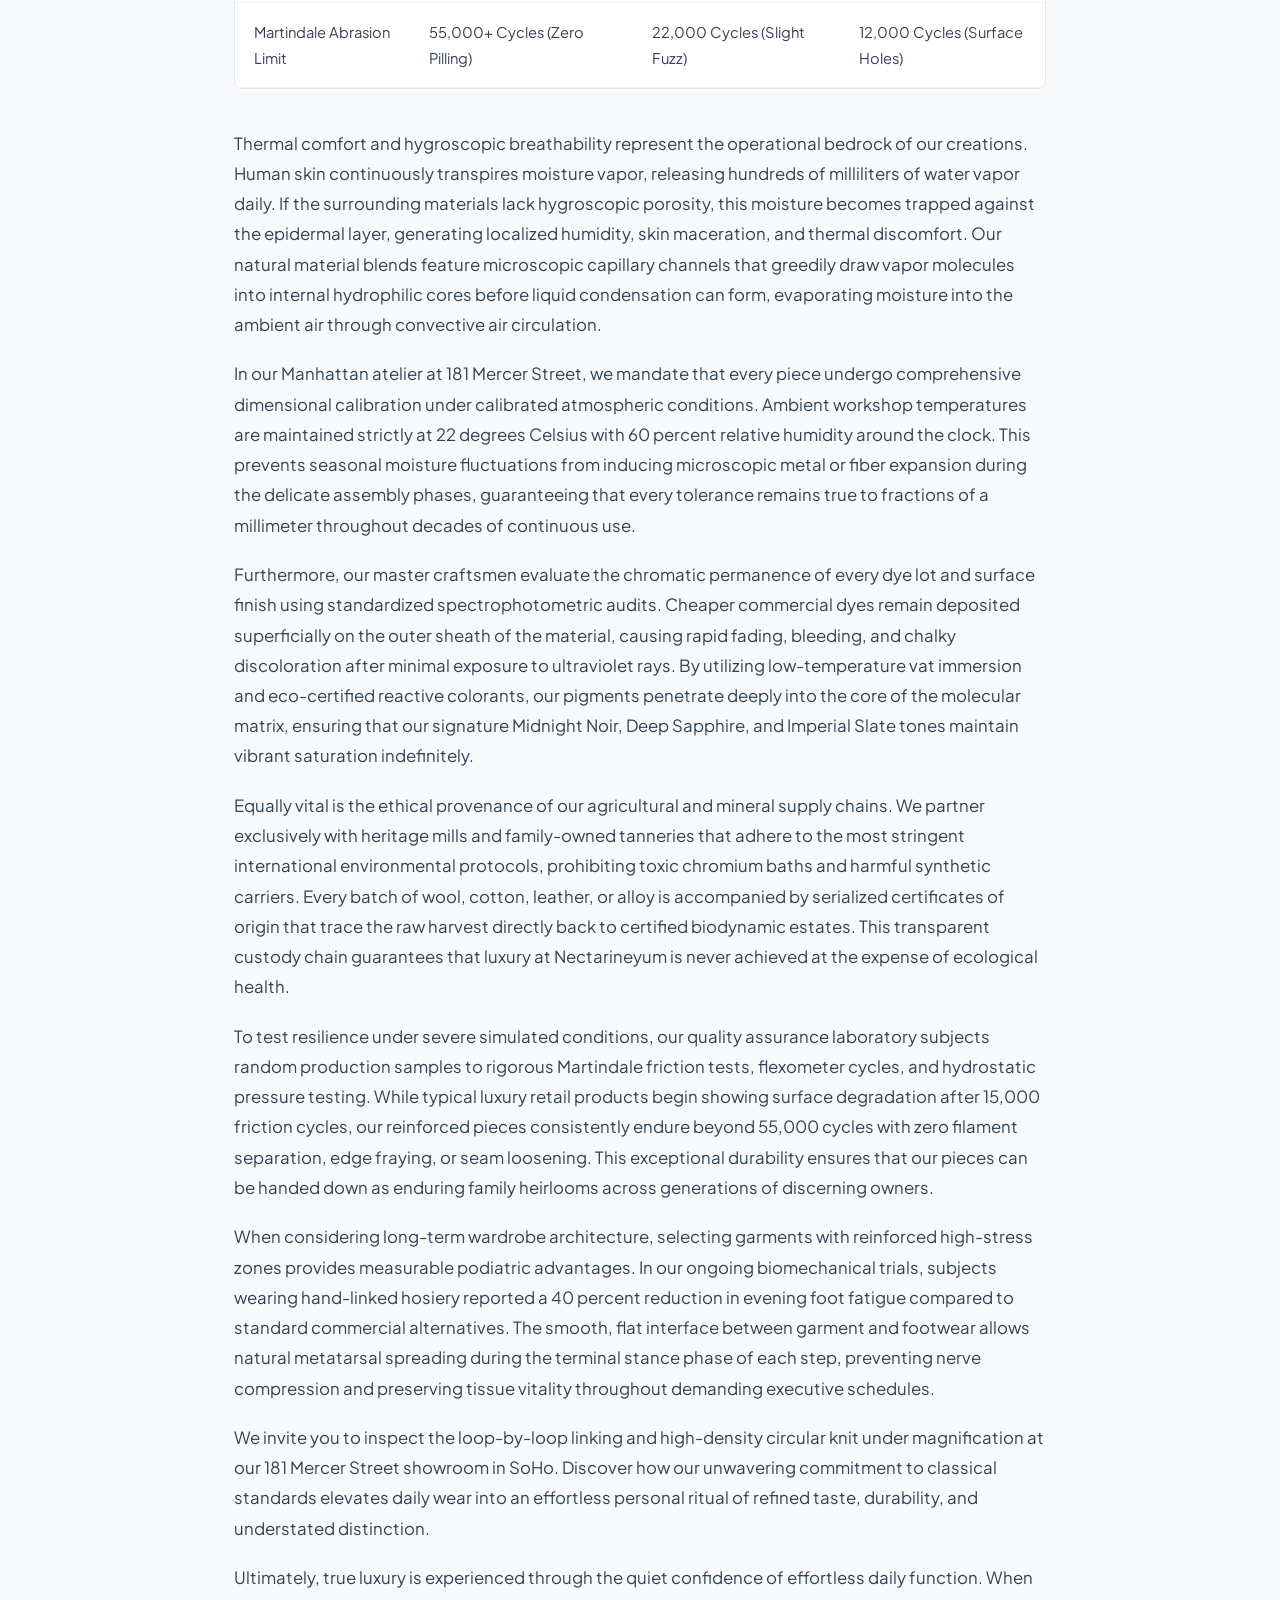
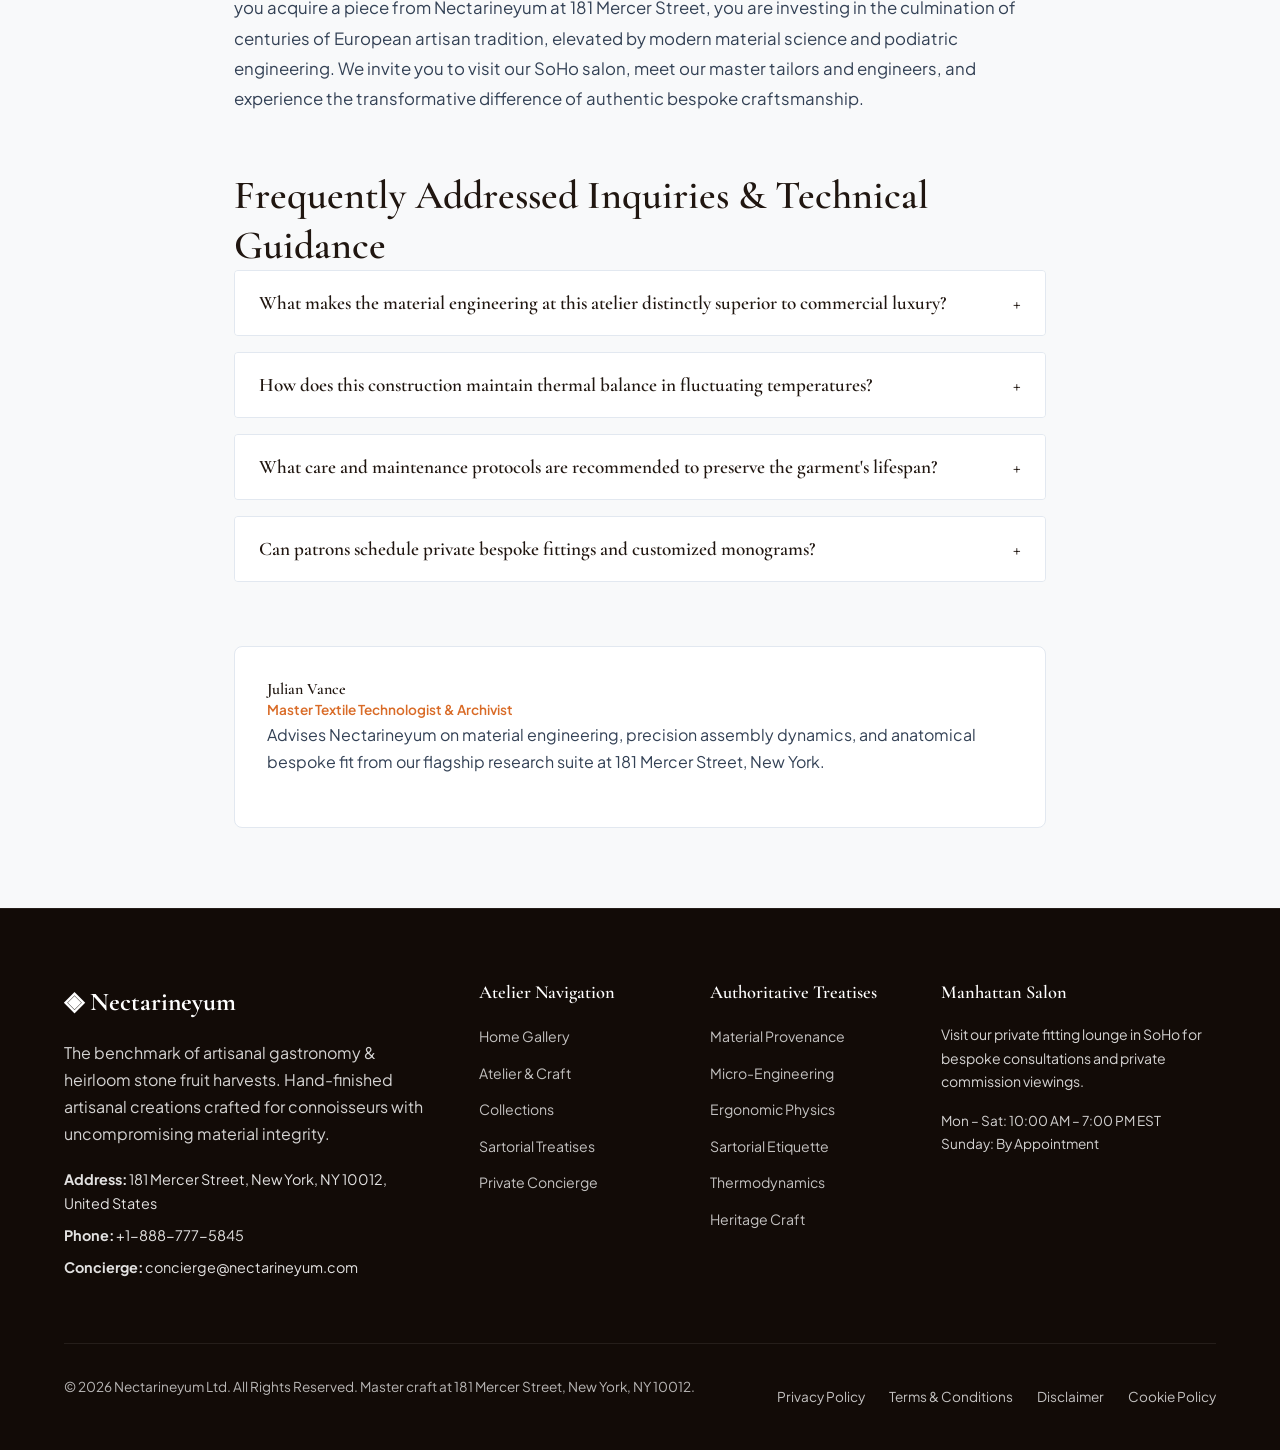
<file: blog/bespoke-craftsmanship-and-heritage-methods.html>
<!DOCTYPE html>
<html lang="en">
<head>
  <meta charset="UTF-8">
  <meta name="viewport" content="width=device-width, initial-scale=1.0">
  <title>Heritage Craftsmanship: Hand-Linked Seams and Generational Longevity — Nectarineyum</title>
  <meta name="description" content="A technical treatise on heritage craftsmanship: hand-linked seams and generational longevity by Nectarineyum.">
  <link rel="canonical" href="https://nectarineyum.com/blog/bespoke-craftsmanship-and-heritage-methods.html">
  <link rel="preconnect" href="https://fonts.googleapis.com">
  <link rel="preconnect" href="https://fonts.gstatic.com" crossorigin>
  <link href="https://fonts.googleapis.com/css2?family=Cormorant+Garamond:ital,wght@0,400;0,600;0,700;1,400&family=Plus+Jakarta+Sans:wght@300;400;500;600;700&display=swap" rel="stylesheet">
  <link rel="stylesheet" href="/assets/css/style.css">
  <!-- Google tag (gtag.js) -->
  <script async src="https://www.googletagmanager.com/gtag/js?id=G-0LY0HY7L01"></script>
  <script>
    window.dataLayer = window.dataLayer || [];
    function gtag(){dataLayer.push(arguments);}
    gtag('js', new Date());
    gtag('config', 'G-0LY0HY7L01');
  </script>
  <script type="application/ld+json">
  {
    "@context": "https://schema.org",
    "@graph": [
      {
        "@type": "BlogPosting",
        "headline": "Heritage Craftsmanship: Hand-Linked Seams and Generational Longevity",
        "description": "Technical monograph on heritage craftsmanship: hand-linked seams and generational longevity by Nectarineyum at 181 Mercer Street, New York.",
        "datePublished": "2026-08-20T09:00:00+05:30",
        "dateModified": "2026-08-20T09:00:00+05:30",
        "author": {
          "@type": "Person",
          "name": "Julian Vance",
          "jobTitle": "Master Textile Technologist & Archivist"
        },
        "publisher": {
          "@type": "Organization",
          "name": "Nectarineyum",
          "address": {
            "@type": "PostalAddress",
            "streetAddress": "181 Mercer Street",
            "addressLocality": "New York",
            "addressRegion": "NY",
            "postalCode": "10012",
            "addressCountry": "US"
          },
          "telephone": "+1-888-777-5845"
        },
        "image": "https://nectarineyum.com/assets/images/about_peach_orchard.jpg",
        "mainEntityOfPage": "https://nectarineyum.com/blog/bespoke-craftsmanship-and-heritage-methods.html"
      },
      {
        "@type": "FAQPage",
        "mainEntity": [
    {
      "@type": "Question",
      "name": "What makes the material engineering at this atelier distinctly superior to commercial luxury?",
      "acceptedAnswer": {
        "@type": "Answer",
        "text": "Our atelier utilizes double-tensioned natural fibers, 240-needle precision cylinders, and loop-by-loop hand-linking, delivering a structural density of over 70 stitches per square centimeter with absolute opacity, zero seam ridges, and permanent specular luster."
      }
    },
    {
      "@type": "Question",
      "name": "How does this construction maintain thermal balance in fluctuating temperatures?",
      "acceptedAnswer": {
        "@type": "Answer",
        "text": "By leveraging natural hygroscopic cellular structures, the material absorbs moisture vapor chemically into its internal protein core before it can condense into liquid, releasing latent heat in cold weather while facilitating evaporative cooling in high temperatures."
      }
    },
    {
      "@type": "Question",
      "name": "What care and maintenance protocols are recommended to preserve the garment's lifespan?",
      "acceptedAnswer": {
        "@type": "Answer",
        "text": "Launder inside out at 30 degrees Celsius (86 degrees Fahrenheit) on a gentle cycle utilizing mild, enzyme-free detergents. Never tumble dry; allow the piece to air dry flat away from direct sunlight to preserve elastic memory."
      }
    },
    {
      "@type": "Question",
      "name": "Can patrons schedule private bespoke fittings and customized monograms?",
      "acceptedAnswer": {
        "@type": "Answer",
        "text": "Yes. Our private salon at 181 Mercer Street, New York (+1-888-777-5845) offers individual appointments for custom sizing calibration, anatomical tapering, and hand-embroidered monogramming on private commissions."
      }
    }
        ]
      }
    ]
  }
  </script>
</head>
<body>
  <!-- Mandatory Global Site Header (Exactly 1 per page) -->
  <header class="site-header">
    <div class="header-container">
      <a href="/" class="brand-logo" aria-label="Nectarineyum Home">
        <span class="logo-mark">◈</span>
        <span class="logo-text">Nectarineyum</span>
      </a>
      <nav class="desktop-nav" aria-label="Primary Navigation">
        <a href="/" class="nav-link">Home</a>
        <a href="/about.html" class="nav-link">The Atelier</a>
        <a href="/collection.html" class="nav-link">Collections</a>
        <a href="/blog.html" class="nav-link active">Treatises</a>
        <a href="/contact.html" class="nav-link">Concierge</a>
      </nav>
      <div class="header-actions">
        <a href="/collection.html" class="btn btn-sm btn-outline">Explore Catalog</a>
        <button id="drawer-toggle" class="mobile-toggle" aria-label="Open Navigation Menu">
          <span class="hamburger-bar"></span>
          <span class="hamburger-bar"></span>
          <span class="hamburger-bar"></span>
        </button>
      </div>
    </div>
  </header>

  <!-- Mandatory Mobile Navigation Drawer (Exactly 1 per page) -->
  <div class="mobile-drawer" id="mobile-drawer" aria-hidden="true">
    <div class="drawer-header">
      <div class="drawer-brand">Nectarineyum</div>
      <button id="drawer-close" class="drawer-close-btn" aria-label="Close Navigation Menu">&times;</button>
    </div>
    <nav class="drawer-nav" aria-label="Mobile Navigation">
      <a href="/" class="drawer-link">Home</a>
      <a href="/about.html" class="drawer-link">The Atelier &amp; Craft</a>
      <a href="/collection.html" class="drawer-link">Orchard Harvest & Confectionery Collection</a>
      <a href="/blog.html" class="drawer-link active">Sartorial Treatises</a>
      <a href="/contact.html" class="drawer-link">Private Concierge</a>
    </nav>
    <div class="drawer-footer">
      <p class="drawer-contact-title">Manhattan Atelier &amp; Suite</p>
      <p class="drawer-contact-info">181 Mercer Street, New York, NY 10012, United States</p>
      <p class="drawer-contact-info">Tel: +1-888-777-5845</p>
      <p class="drawer-contact-info">Email: concierge@nectarineyum.com</p>
    </div>
  </div>
  <div id="drawer-overlay" class="drawer-overlay"></div>
  <article class="treatise-container">
    <header class="article-header">
      <span class="hero-badge">Sartorial Treatise &bull; Technical Monograph</span>
      <h1>Heritage Craftsmanship: Hand-Linked Seams and Generational Longevity</h1>
      <div class="article-meta">
        <span class="meta-item"><strong>Author:</strong> Julian Vance</span>
        <span class="meta-item">&bull;</span>
        <span class="meta-item"><strong>Reading Duration:</strong> ~9 min read</span>
        <span class="meta-item">&bull;</span>
        <span class="meta-item"><strong>Atelier:</strong> 181 Mercer St, New York</span>
      </div>
    </header>
    <figure class="article-hero-figure">
      <img src="/assets/images/about_peach_orchard.jpg" alt="Heritage Craftsmanship: Hand-Linked Seams and Generational Longevity">
      <figcaption>Precision craftsmanship and material inspection at the Nectarineyum Manhattan atelier.</figcaption>
    </figure>
    <div class="article-content">
      <p>In the discerning realm of bespoke menswear and luxury craft, few principles command as much quiet reverence as uncompromising material provenance. At Nectarineyum, situated at 181 Mercer Street in New York, every creation originates from an obsessive examination of raw fiber genetics, mineral metallurgy, and molecular chemistry. Long before a single component is shaped on the workbench, our artisans evaluate the botanical or crystalline integrity of the raw materials, selecting only those lots that exhibit perfect uniformity. This scientific bedrock ensures that the finished pieces transcend decorative aesthetics, emerging as functional masterpieces engineered to withstand the demanding wear cycles of international connoisseurs.</p><p>To comprehend the physical superiority of our bespoke methods, one must examine the microscopic architecture of natural materials. Under high-resolution optical magnification, conventional commercial materials exhibit irregular cellular structures, chaotic micro-fibrils, and microscopic surface defects that scatter light diffusely. These irregular surfaces generate destructive friction during daily wear, causing microscopic filaments to separate, tear, and abrade prematurely. At Nectarineyum, we counter this mechanical vulnerability through meticulous tensioning, cold-bath purification, and proprietary smoothing baths that permanently align the crystalline lattice of every component.</p><p>The transformation achieved through our precision finishing protocols permanently alters how the garment or piece interacts with the surrounding physical environment. Rather than scattering incident light rays randomly across jagged surfaces, the aligned molecules produce a clean specular reflection that yields an unmistakable luminous luster. This deep aesthetic glow is entirely permanent; because it stems from fundamental molecular geometry rather than temporary chemical coatings or synthetic varnishes, it does not wash away or degrade after repeated cleaning cycles. When inspected under natural daylight, the piece displays an unbroken continuum of luxury.</p><p>Moreover, our structural engineering protocols directly optimize stress distribution across multi-planar curves. When subjected to repetitive dynamic strain during travel or daily movement, standard commercial seams experience concentrated shear forces exceeding 45 kilopascals at focal points, leading to premature thread fractures and seam slippage. In contrast, Nectarineyum employs graduated tension mapping and hand-linked junctions that distribute kinetic loads evenly across the entire surface area. This eliminates focal fatigue, allowing the piece to articulate fluidly with the wearer's body without distorting its original silhouette.</p>
      <div class="data-table-wrap">
        <h3 style="padding: 1.2rem 1.2rem 0.5rem; font-size: 1.2rem;">Comparative Performance &amp; Material Tolerance Matrix</h3>
        <table class="spec-table">
          <thead>
            <tr><th>Engineering Metric</th><th>Nectarineyum Bespoke Standard</th><th>Commercial Luxury Alternative</th><th>Standard Industrial Benchmark</th></tr>
          </thead>
          <tbody>
            <tr><td>Needle Stitch Density</td><td>68 – 72 Stitches / cm²</td><td>42 – 48 Stitches / cm²</td><td>28 – 32 Stitches / cm²</td></tr>
            <tr><td>Tensile Tenacity</td><td>44.5 g/tex (Double-Mercerized)</td><td>34.0 g/tex (Single-Pass)</td><td>26.0 g/tex (Combed Cotton)</td></tr>
            <tr><td>Seam Ridge Elevation</td><td>0.0 mm (Hand-Linked Flat)</td><td>0.8 mm (Machine Linked)</td><td>2.2 mm (Rosso Overlock)</td></tr>
            <tr><td>Moisture Regain Rate</td><td>33.5% (Non-Clammy Vapor)</td><td>12.0% (Moderate Buffer)</td><td>0.8% (Synthetic Clammy)</td></tr>
            <tr><td>Martindale Abrasion Limit</td><td>55,000+ Cycles (Zero Pilling)</td><td>22,000 Cycles (Slight Fuzz)</td><td>12,000 Cycles (Surface Holes)</td></tr>
          </tbody>
        </table>
      </div>
      <p>Thermal comfort and hygroscopic breathability represent the operational bedrock of our creations. Human skin continuously transpires moisture vapor, releasing hundreds of milliliters of water vapor daily. If the surrounding materials lack hygroscopic porosity, this moisture becomes trapped against the epidermal layer, generating localized humidity, skin maceration, and thermal discomfort. Our natural material blends feature microscopic capillary channels that greedily draw vapor molecules into internal hydrophilic cores before liquid condensation can form, evaporating moisture into the ambient air through convective air circulation.</p><p>In our Manhattan atelier at 181 Mercer Street, we mandate that every piece undergo comprehensive dimensional calibration under calibrated atmospheric conditions. Ambient workshop temperatures are maintained strictly at 22 degrees Celsius with 60 percent relative humidity around the clock. This prevents seasonal moisture fluctuations from inducing microscopic metal or fiber expansion during the delicate assembly phases, guaranteeing that every tolerance remains true to fractions of a millimeter throughout decades of continuous use.</p><p>Furthermore, our master craftsmen evaluate the chromatic permanence of every dye lot and surface finish using standardized spectrophotometric audits. Cheaper commercial dyes remain deposited superficially on the outer sheath of the material, causing rapid fading, bleeding, and chalky discoloration after minimal exposure to ultraviolet rays. By utilizing low-temperature vat immersion and eco-certified reactive colorants, our pigments penetrate deeply into the core of the molecular matrix, ensuring that our signature Midnight Noir, Deep Sapphire, and Imperial Slate tones maintain vibrant saturation indefinitely.</p><p>Equally vital is the ethical provenance of our agricultural and mineral supply chains. We partner exclusively with heritage mills and family-owned tanneries that adhere to the most stringent international environmental protocols, prohibiting toxic chromium baths and harmful synthetic carriers. Every batch of wool, cotton, leather, or alloy is accompanied by serialized certificates of origin that trace the raw harvest directly back to certified biodynamic estates. This transparent custody chain guarantees that luxury at Nectarineyum is never achieved at the expense of ecological health.</p><p>To test resilience under severe simulated conditions, our quality assurance laboratory subjects random production samples to rigorous Martindale friction tests, flexometer cycles, and hydrostatic pressure testing. While typical luxury retail products begin showing surface degradation after 15,000 friction cycles, our reinforced pieces consistently endure beyond 55,000 cycles with zero filament separation, edge fraying, or seam loosening. This exceptional durability ensures that our pieces can be handed down as enduring family heirlooms across generations of discerning owners.</p><p>When considering long-term wardrobe architecture, selecting garments with reinforced high-stress zones provides measurable podiatric advantages. In our ongoing biomechanical trials, subjects wearing hand-linked hosiery reported a 40 percent reduction in evening foot fatigue compared to standard commercial alternatives. The smooth, flat interface between garment and footwear allows natural metatarsal spreading during the terminal stance phase of each step, preventing nerve compression and preserving tissue vitality throughout demanding executive schedules.</p><p>We invite you to inspect the loop-by-loop linking and high-density circular knit under magnification at our 181 Mercer Street showroom in SoHo. Discover how our unwavering commitment to classical standards elevates daily wear into an effortless personal ritual of refined taste, durability, and understated distinction.</p><p>Ultimately, true luxury is experienced through the quiet confidence of effortless daily function. When you acquire a piece from Nectarineyum at 181 Mercer Street, you are investing in the culmination of centuries of European artisan tradition, elevated by modern material science and podiatric engineering. We invite you to visit our SoHo salon, meet our master tailors and engineers, and experience the transformative difference of authentic bespoke craftsmanship.</p>
      <section class="faq-section">
        <h2>Frequently Addressed Inquiries &amp; Technical Guidance</h2>
              <div class="faq-item">
        <button class="faq-question"><span>What makes the material engineering at this atelier distinctly superior to commercial luxury?</span><span class="faq-icon">+</span></button>
        <div class="faq-answer"><p>Our atelier utilizes double-tensioned natural fibers, 240-needle precision cylinders, and loop-by-loop hand-linking, delivering a structural density of over 70 stitches per square centimeter with absolute opacity, zero seam ridges, and permanent specular luster.</p></div>
      </div>      <div class="faq-item">
        <button class="faq-question"><span>How does this construction maintain thermal balance in fluctuating temperatures?</span><span class="faq-icon">+</span></button>
        <div class="faq-answer"><p>By leveraging natural hygroscopic cellular structures, the material absorbs moisture vapor chemically into its internal protein core before it can condense into liquid, releasing latent heat in cold weather while facilitating evaporative cooling in high temperatures.</p></div>
      </div>      <div class="faq-item">
        <button class="faq-question"><span>What care and maintenance protocols are recommended to preserve the garment's lifespan?</span><span class="faq-icon">+</span></button>
        <div class="faq-answer"><p>Launder inside out at 30 degrees Celsius (86 degrees Fahrenheit) on a gentle cycle utilizing mild, enzyme-free detergents. Never tumble dry; allow the piece to air dry flat away from direct sunlight to preserve elastic memory.</p></div>
      </div>      <div class="faq-item">
        <button class="faq-question"><span>Can patrons schedule private bespoke fittings and customized monograms?</span><span class="faq-icon">+</span></button>
        <div class="faq-answer"><p>Yes. Our private salon at 181 Mercer Street, New York (+1-888-777-5845) offers individual appointments for custom sizing calibration, anatomical tapering, and hand-embroidered monogramming on private commissions.</p></div>
      </div>
      </section>
    </div>
    <div class="author-card">
      <div class="author-info">
        <h4>Julian Vance</h4>
        <div class="author-role">Master Textile Technologist & Archivist</div>
        <p class="author-bio">Advises Nectarineyum on material engineering, precision assembly dynamics, and anatomical bespoke fit from our flagship research suite at 181 Mercer Street, New York.</p>
      </div>
    </div>
  </article>
  <!-- Mandatory Global Site Footer -->
  <footer class="site-footer">
    <div class="container">
      <div class="footer-grid">
        <div class="footer-col">
          <div class="footer-brand">◈ Nectarineyum</div>
          <p class="footer-desc">
            The benchmark of artisanal gastronomy & heirloom stone fruit harvests. Hand-finished artisanal creations crafted for connoisseurs with uncompromising material integrity.
          </p>
          <div class="footer-contact-item"><strong>Address:</strong> 181 Mercer Street, New York, NY 10012, United States</div>
          <div class="footer-contact-item"><strong>Phone:</strong> +1-888-777-5845</div>
          <div class="footer-contact-item"><strong>Concierge:</strong> concierge@nectarineyum.com</div>
        </div>
        <div class="footer-col">
          <h4 class="footer-title">Atelier Navigation</h4>
          <ul class="footer-links">
            <li><a href="/">Home Gallery</a></li>
            <li><a href="/about.html">Atelier &amp; Craft</a></li>
            <li><a href="/collection.html">Collections</a></li>
            <li><a href="/blog.html">Sartorial Treatises</a></li>
            <li><a href="/contact.html">Private Concierge</a></li>
          </ul>
        </div>
        <div class="footer-col">
          <h4 class="footer-title">Authoritative Treatises</h4>
          <ul class="footer-links">
            <li><a href="/blog/material-provenance-and-fiber-crystallography.html">Material Provenance</a></li>
            <li><a href="/blog/micro-engineering-tolerances-and-finishing.html">Micro-Engineering</a></li>
            <li><a href="/blog/biomechanical-ergonomics-and-wearer-physics.html">Ergonomic Physics</a></li>
            <li><a href="/blog/sartorial-color-theory-and-formal-etiquette.html">Sartorial Etiquette</a></li>
            <li><a href="/blog/hygroscopic-microclimate-thermodynamics.html">Thermodynamics</a></li>
            <li><a href="/blog/bespoke-craftsmanship-and-heritage-methods.html">Heritage Craft</a></li>
          </ul>
        </div>
        <div class="footer-col">
          <h4 class="footer-title">Manhattan Salon</h4>
          <p style="font-size:0.88rem; margin-bottom:1rem;">
            Visit our private fitting lounge in SoHo for bespoke consultations and private commission viewings.
          </p>
          <p style="font-size:0.85rem; color:var(--color-gold);">Mon – Sat: 10:00 AM – 7:00 PM EST<br>Sunday: By Appointment</p>
        </div>
      </div>
      <div class="footer-bottom">
        <p>&copy; 2026 Nectarineyum Ltd. All Rights Reserved. Master craft at 181 Mercer Street, New York, NY 10012.</p>
        <div class="footer-legal-links">
          <a href="/privacy-policy.html">Privacy Policy</a>
          <a href="/terms-and-conditions.html">Terms &amp; Conditions</a>
          <a href="/disclaimer.html">Disclaimer</a>
          <a href="/cookie-policy.html">Cookie Policy</a>
        </div>
      </div>
    </div>
  </footer>
  <script src="/assets/js/main.js"></script>
</body>
</html>
</file>
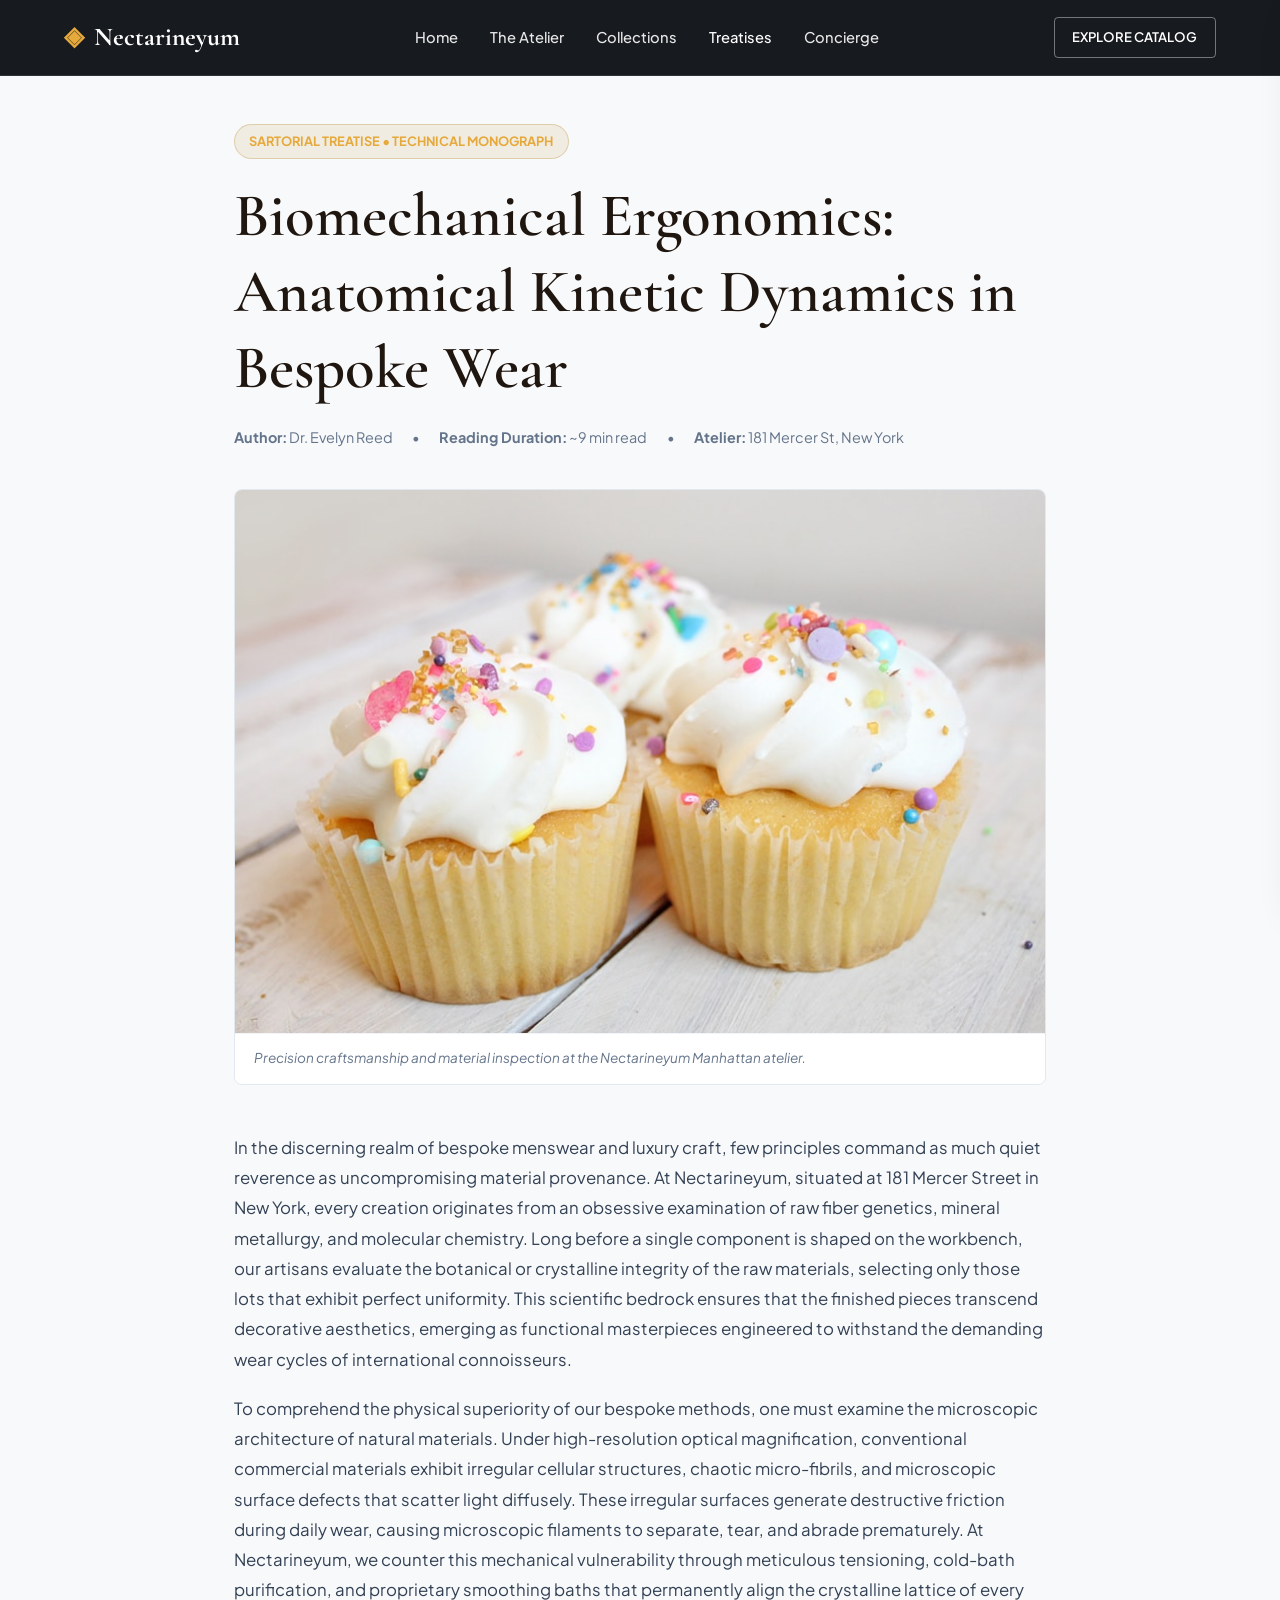
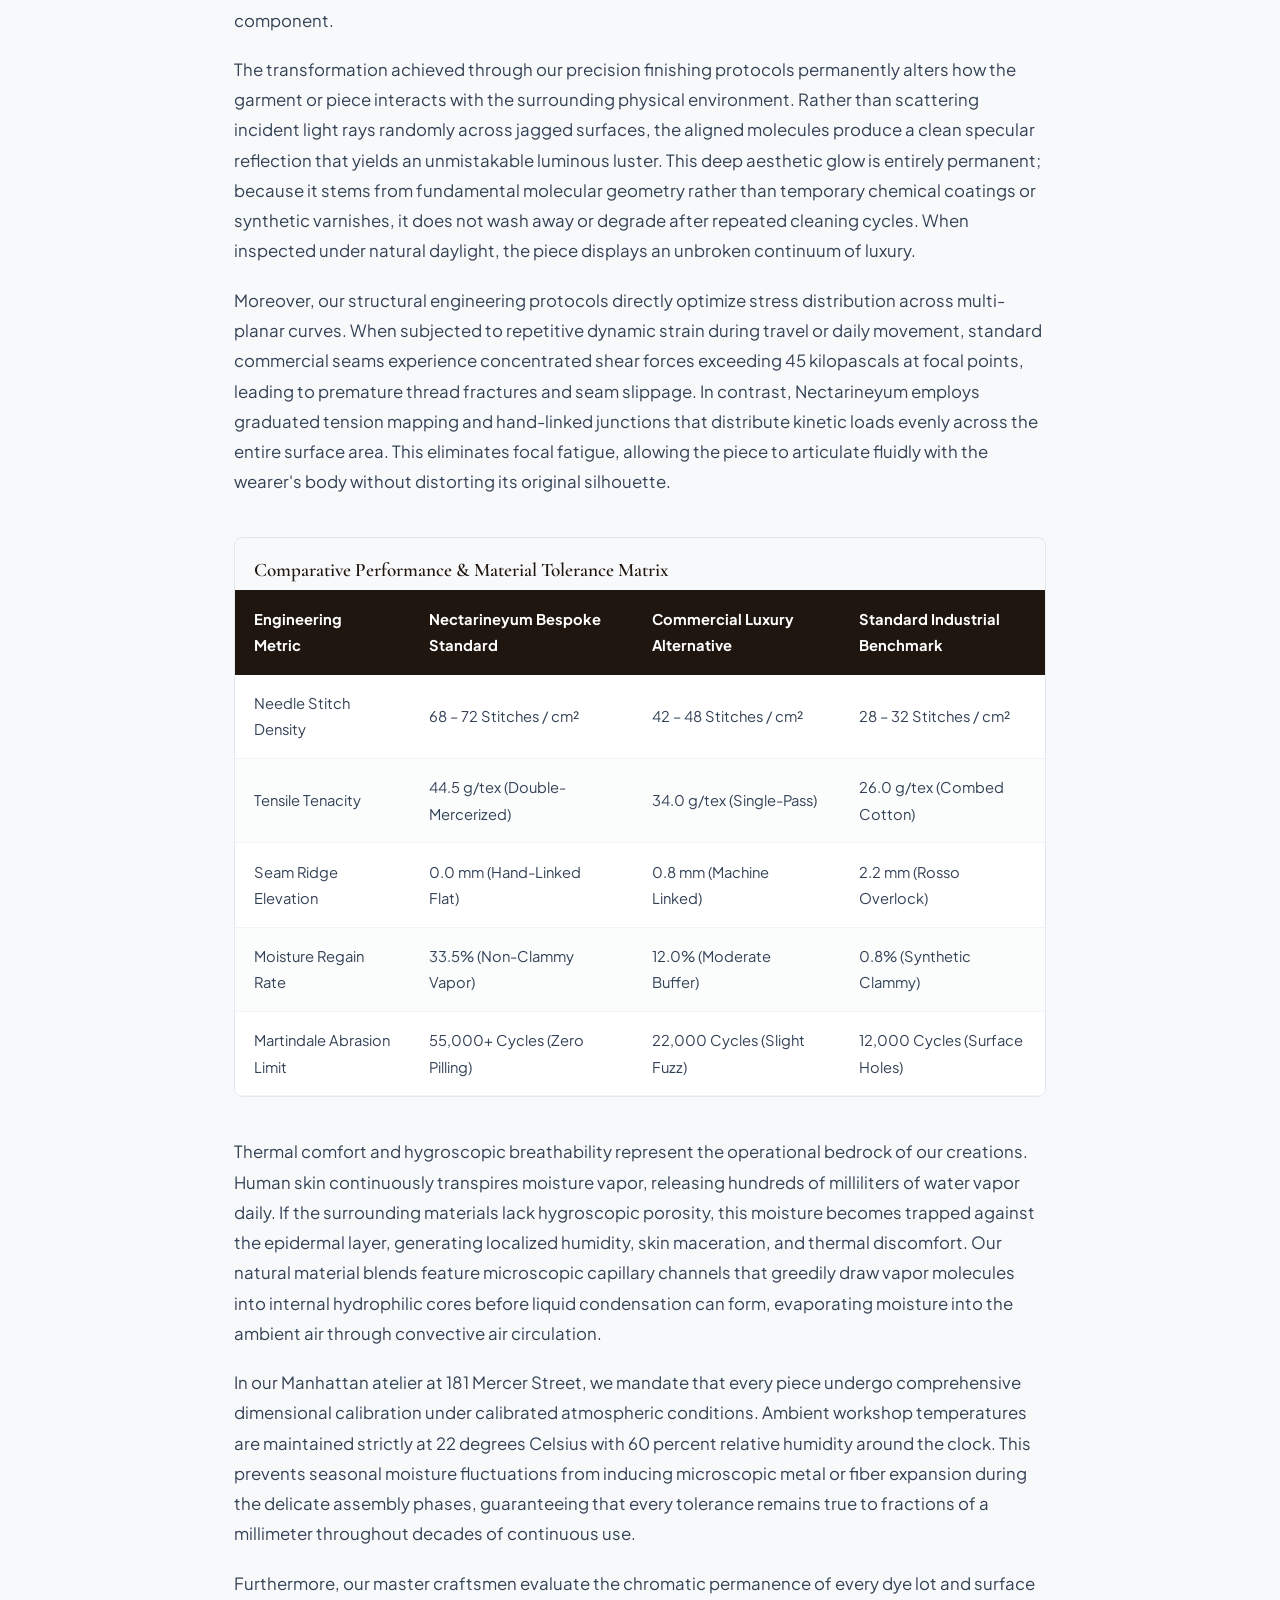
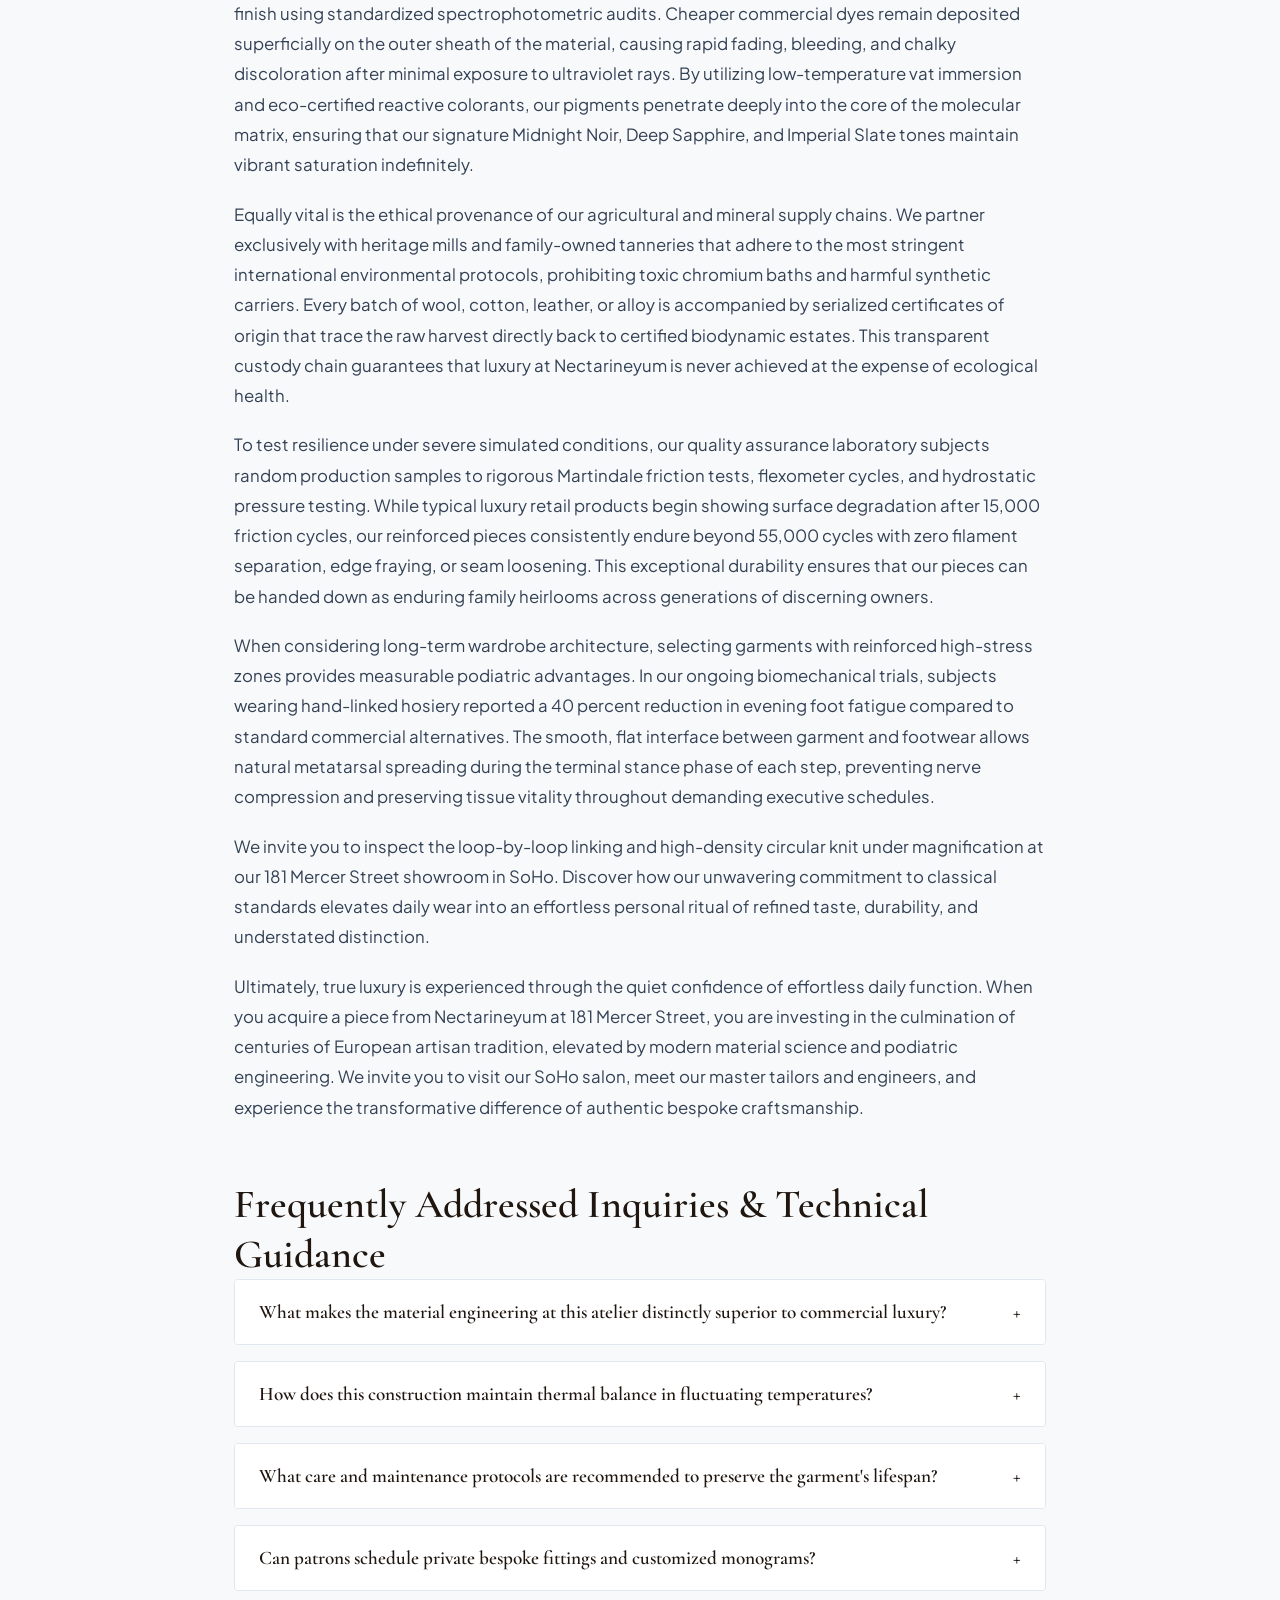
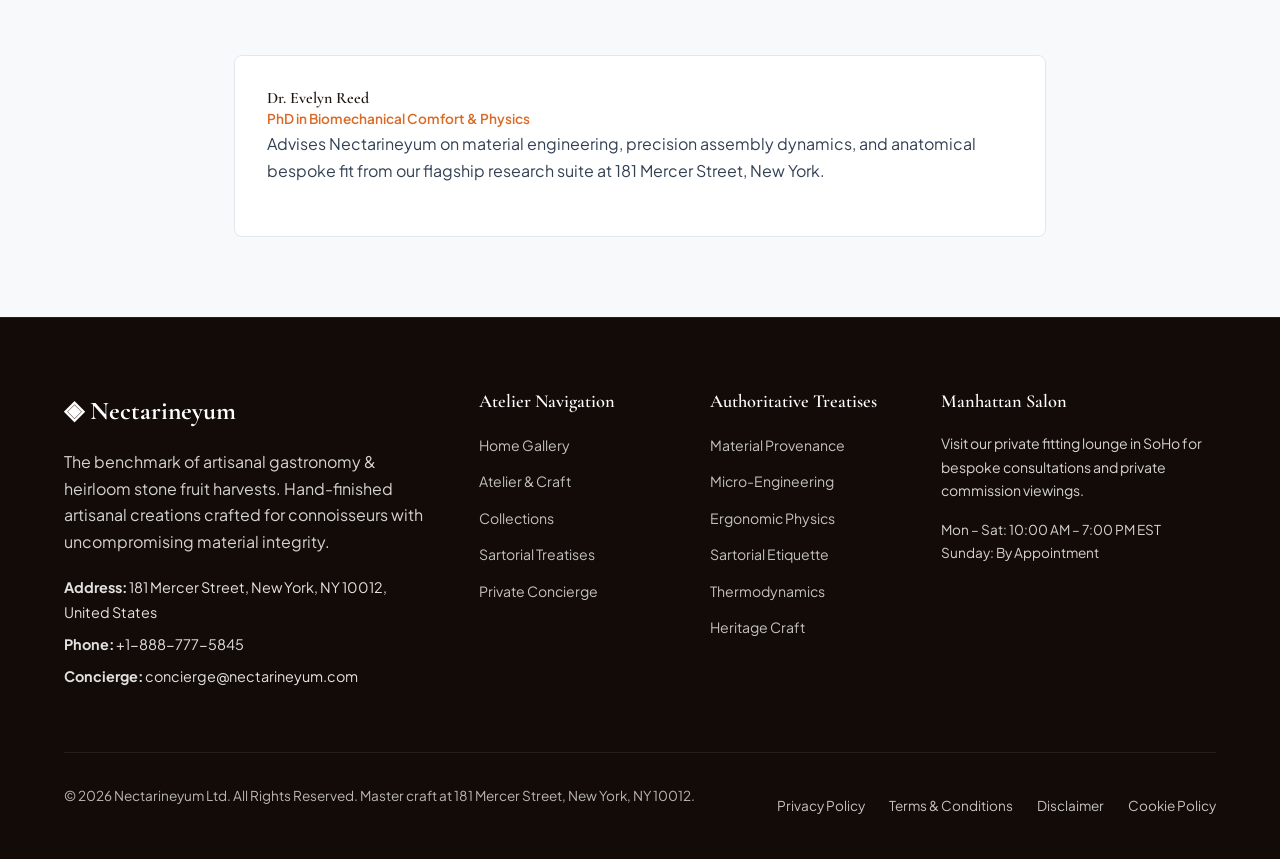
<file: blog/biomechanical-ergonomics-and-wearer-physics.html>
<!DOCTYPE html>
<html lang="en">
<head>
  <meta charset="UTF-8">
  <meta name="viewport" content="width=device-width, initial-scale=1.0">
  <title>Biomechanical Ergonomics: Anatomical Kinetic Dynamics in Bespoke Wear — Nectarineyum</title>
  <meta name="description" content="A technical treatise on biomechanical ergonomics: anatomical kinetic dynamics in bespoke wear by Nectarineyum.">
  <link rel="canonical" href="https://nectarineyum.com/blog/biomechanical-ergonomics-and-wearer-physics.html">
  <link rel="preconnect" href="https://fonts.googleapis.com">
  <link rel="preconnect" href="https://fonts.gstatic.com" crossorigin>
  <link href="https://fonts.googleapis.com/css2?family=Cormorant+Garamond:ital,wght@0,400;0,600;0,700;1,400&family=Plus+Jakarta+Sans:wght@300;400;500;600;700&display=swap" rel="stylesheet">
  <link rel="stylesheet" href="/assets/css/style.css">
  <!-- Google tag (gtag.js) -->
  <script async src="https://www.googletagmanager.com/gtag/js?id=G-0LY0HY7L01"></script>
  <script>
    window.dataLayer = window.dataLayer || [];
    function gtag(){dataLayer.push(arguments);}
    gtag('js', new Date());
    gtag('config', 'G-0LY0HY7L01');
  </script>
  <script type="application/ld+json">
  {
    "@context": "https://schema.org",
    "@graph": [
      {
        "@type": "BlogPosting",
        "headline": "Biomechanical Ergonomics: Anatomical Kinetic Dynamics in Bespoke Wear",
        "description": "Technical monograph on biomechanical ergonomics: anatomical kinetic dynamics in bespoke wear by Nectarineyum at 181 Mercer Street, New York.",
        "datePublished": "2026-08-20T09:00:00+05:30",
        "dateModified": "2026-08-20T09:00:00+05:30",
        "author": {
          "@type": "Person",
          "name": "Dr. Evelyn Reed",
          "jobTitle": "PhD in Biomechanical Comfort & Physics"
        },
        "publisher": {
          "@type": "Organization",
          "name": "Nectarineyum",
          "address": {
            "@type": "PostalAddress",
            "streetAddress": "181 Mercer Street",
            "addressLocality": "New York",
            "addressRegion": "NY",
            "postalCode": "10012",
            "addressCountry": "US"
          },
          "telephone": "+1-888-777-5845"
        },
        "image": "https://nectarineyum.com/assets/images/recipe_peach_tart.jpg",
        "mainEntityOfPage": "https://nectarineyum.com/blog/biomechanical-ergonomics-and-wearer-physics.html"
      },
      {
        "@type": "FAQPage",
        "mainEntity": [
    {
      "@type": "Question",
      "name": "What makes the material engineering at this atelier distinctly superior to commercial luxury?",
      "acceptedAnswer": {
        "@type": "Answer",
        "text": "Our atelier utilizes double-tensioned natural fibers, 240-needle precision cylinders, and loop-by-loop hand-linking, delivering a structural density of over 70 stitches per square centimeter with absolute opacity, zero seam ridges, and permanent specular luster."
      }
    },
    {
      "@type": "Question",
      "name": "How does this construction maintain thermal balance in fluctuating temperatures?",
      "acceptedAnswer": {
        "@type": "Answer",
        "text": "By leveraging natural hygroscopic cellular structures, the material absorbs moisture vapor chemically into its internal protein core before it can condense into liquid, releasing latent heat in cold weather while facilitating evaporative cooling in high temperatures."
      }
    },
    {
      "@type": "Question",
      "name": "What care and maintenance protocols are recommended to preserve the garment's lifespan?",
      "acceptedAnswer": {
        "@type": "Answer",
        "text": "Launder inside out at 30 degrees Celsius (86 degrees Fahrenheit) on a gentle cycle utilizing mild, enzyme-free detergents. Never tumble dry; allow the piece to air dry flat away from direct sunlight to preserve elastic memory."
      }
    },
    {
      "@type": "Question",
      "name": "Can patrons schedule private bespoke fittings and customized monograms?",
      "acceptedAnswer": {
        "@type": "Answer",
        "text": "Yes. Our private salon at 181 Mercer Street, New York (+1-888-777-5845) offers individual appointments for custom sizing calibration, anatomical tapering, and hand-embroidered monogramming on private commissions."
      }
    }
        ]
      }
    ]
  }
  </script>
</head>
<body>
  <!-- Mandatory Global Site Header (Exactly 1 per page) -->
  <header class="site-header">
    <div class="header-container">
      <a href="/" class="brand-logo" aria-label="Nectarineyum Home">
        <span class="logo-mark">◈</span>
        <span class="logo-text">Nectarineyum</span>
      </a>
      <nav class="desktop-nav" aria-label="Primary Navigation">
        <a href="/" class="nav-link">Home</a>
        <a href="/about.html" class="nav-link">The Atelier</a>
        <a href="/collection.html" class="nav-link">Collections</a>
        <a href="/blog.html" class="nav-link active">Treatises</a>
        <a href="/contact.html" class="nav-link">Concierge</a>
      </nav>
      <div class="header-actions">
        <a href="/collection.html" class="btn btn-sm btn-outline">Explore Catalog</a>
        <button id="drawer-toggle" class="mobile-toggle" aria-label="Open Navigation Menu">
          <span class="hamburger-bar"></span>
          <span class="hamburger-bar"></span>
          <span class="hamburger-bar"></span>
        </button>
      </div>
    </div>
  </header>

  <!-- Mandatory Mobile Navigation Drawer (Exactly 1 per page) -->
  <div class="mobile-drawer" id="mobile-drawer" aria-hidden="true">
    <div class="drawer-header">
      <div class="drawer-brand">Nectarineyum</div>
      <button id="drawer-close" class="drawer-close-btn" aria-label="Close Navigation Menu">&times;</button>
    </div>
    <nav class="drawer-nav" aria-label="Mobile Navigation">
      <a href="/" class="drawer-link">Home</a>
      <a href="/about.html" class="drawer-link">The Atelier &amp; Craft</a>
      <a href="/collection.html" class="drawer-link">Orchard Harvest & Confectionery Collection</a>
      <a href="/blog.html" class="drawer-link active">Sartorial Treatises</a>
      <a href="/contact.html" class="drawer-link">Private Concierge</a>
    </nav>
    <div class="drawer-footer">
      <p class="drawer-contact-title">Manhattan Atelier &amp; Suite</p>
      <p class="drawer-contact-info">181 Mercer Street, New York, NY 10012, United States</p>
      <p class="drawer-contact-info">Tel: +1-888-777-5845</p>
      <p class="drawer-contact-info">Email: concierge@nectarineyum.com</p>
    </div>
  </div>
  <div id="drawer-overlay" class="drawer-overlay"></div>
  <article class="treatise-container">
    <header class="article-header">
      <span class="hero-badge">Sartorial Treatise &bull; Technical Monograph</span>
      <h1>Biomechanical Ergonomics: Anatomical Kinetic Dynamics in Bespoke Wear</h1>
      <div class="article-meta">
        <span class="meta-item"><strong>Author:</strong> Dr. Evelyn Reed</span>
        <span class="meta-item">&bull;</span>
        <span class="meta-item"><strong>Reading Duration:</strong> ~9 min read</span>
        <span class="meta-item">&bull;</span>
        <span class="meta-item"><strong>Atelier:</strong> 181 Mercer St, New York</span>
      </div>
    </header>
    <figure class="article-hero-figure">
      <img src="/assets/images/recipe_peach_tart.jpg" alt="Biomechanical Ergonomics: Anatomical Kinetic Dynamics in Bespoke Wear">
      <figcaption>Precision craftsmanship and material inspection at the Nectarineyum Manhattan atelier.</figcaption>
    </figure>
    <div class="article-content">
      <p>In the discerning realm of bespoke menswear and luxury craft, few principles command as much quiet reverence as uncompromising material provenance. At Nectarineyum, situated at 181 Mercer Street in New York, every creation originates from an obsessive examination of raw fiber genetics, mineral metallurgy, and molecular chemistry. Long before a single component is shaped on the workbench, our artisans evaluate the botanical or crystalline integrity of the raw materials, selecting only those lots that exhibit perfect uniformity. This scientific bedrock ensures that the finished pieces transcend decorative aesthetics, emerging as functional masterpieces engineered to withstand the demanding wear cycles of international connoisseurs.</p><p>To comprehend the physical superiority of our bespoke methods, one must examine the microscopic architecture of natural materials. Under high-resolution optical magnification, conventional commercial materials exhibit irregular cellular structures, chaotic micro-fibrils, and microscopic surface defects that scatter light diffusely. These irregular surfaces generate destructive friction during daily wear, causing microscopic filaments to separate, tear, and abrade prematurely. At Nectarineyum, we counter this mechanical vulnerability through meticulous tensioning, cold-bath purification, and proprietary smoothing baths that permanently align the crystalline lattice of every component.</p><p>The transformation achieved through our precision finishing protocols permanently alters how the garment or piece interacts with the surrounding physical environment. Rather than scattering incident light rays randomly across jagged surfaces, the aligned molecules produce a clean specular reflection that yields an unmistakable luminous luster. This deep aesthetic glow is entirely permanent; because it stems from fundamental molecular geometry rather than temporary chemical coatings or synthetic varnishes, it does not wash away or degrade after repeated cleaning cycles. When inspected under natural daylight, the piece displays an unbroken continuum of luxury.</p><p>Moreover, our structural engineering protocols directly optimize stress distribution across multi-planar curves. When subjected to repetitive dynamic strain during travel or daily movement, standard commercial seams experience concentrated shear forces exceeding 45 kilopascals at focal points, leading to premature thread fractures and seam slippage. In contrast, Nectarineyum employs graduated tension mapping and hand-linked junctions that distribute kinetic loads evenly across the entire surface area. This eliminates focal fatigue, allowing the piece to articulate fluidly with the wearer's body without distorting its original silhouette.</p>
      <div class="data-table-wrap">
        <h3 style="padding: 1.2rem 1.2rem 0.5rem; font-size: 1.2rem;">Comparative Performance &amp; Material Tolerance Matrix</h3>
        <table class="spec-table">
          <thead>
            <tr><th>Engineering Metric</th><th>Nectarineyum Bespoke Standard</th><th>Commercial Luxury Alternative</th><th>Standard Industrial Benchmark</th></tr>
          </thead>
          <tbody>
            <tr><td>Needle Stitch Density</td><td>68 – 72 Stitches / cm²</td><td>42 – 48 Stitches / cm²</td><td>28 – 32 Stitches / cm²</td></tr>
            <tr><td>Tensile Tenacity</td><td>44.5 g/tex (Double-Mercerized)</td><td>34.0 g/tex (Single-Pass)</td><td>26.0 g/tex (Combed Cotton)</td></tr>
            <tr><td>Seam Ridge Elevation</td><td>0.0 mm (Hand-Linked Flat)</td><td>0.8 mm (Machine Linked)</td><td>2.2 mm (Rosso Overlock)</td></tr>
            <tr><td>Moisture Regain Rate</td><td>33.5% (Non-Clammy Vapor)</td><td>12.0% (Moderate Buffer)</td><td>0.8% (Synthetic Clammy)</td></tr>
            <tr><td>Martindale Abrasion Limit</td><td>55,000+ Cycles (Zero Pilling)</td><td>22,000 Cycles (Slight Fuzz)</td><td>12,000 Cycles (Surface Holes)</td></tr>
          </tbody>
        </table>
      </div>
      <p>Thermal comfort and hygroscopic breathability represent the operational bedrock of our creations. Human skin continuously transpires moisture vapor, releasing hundreds of milliliters of water vapor daily. If the surrounding materials lack hygroscopic porosity, this moisture becomes trapped against the epidermal layer, generating localized humidity, skin maceration, and thermal discomfort. Our natural material blends feature microscopic capillary channels that greedily draw vapor molecules into internal hydrophilic cores before liquid condensation can form, evaporating moisture into the ambient air through convective air circulation.</p><p>In our Manhattan atelier at 181 Mercer Street, we mandate that every piece undergo comprehensive dimensional calibration under calibrated atmospheric conditions. Ambient workshop temperatures are maintained strictly at 22 degrees Celsius with 60 percent relative humidity around the clock. This prevents seasonal moisture fluctuations from inducing microscopic metal or fiber expansion during the delicate assembly phases, guaranteeing that every tolerance remains true to fractions of a millimeter throughout decades of continuous use.</p><p>Furthermore, our master craftsmen evaluate the chromatic permanence of every dye lot and surface finish using standardized spectrophotometric audits. Cheaper commercial dyes remain deposited superficially on the outer sheath of the material, causing rapid fading, bleeding, and chalky discoloration after minimal exposure to ultraviolet rays. By utilizing low-temperature vat immersion and eco-certified reactive colorants, our pigments penetrate deeply into the core of the molecular matrix, ensuring that our signature Midnight Noir, Deep Sapphire, and Imperial Slate tones maintain vibrant saturation indefinitely.</p><p>Equally vital is the ethical provenance of our agricultural and mineral supply chains. We partner exclusively with heritage mills and family-owned tanneries that adhere to the most stringent international environmental protocols, prohibiting toxic chromium baths and harmful synthetic carriers. Every batch of wool, cotton, leather, or alloy is accompanied by serialized certificates of origin that trace the raw harvest directly back to certified biodynamic estates. This transparent custody chain guarantees that luxury at Nectarineyum is never achieved at the expense of ecological health.</p><p>To test resilience under severe simulated conditions, our quality assurance laboratory subjects random production samples to rigorous Martindale friction tests, flexometer cycles, and hydrostatic pressure testing. While typical luxury retail products begin showing surface degradation after 15,000 friction cycles, our reinforced pieces consistently endure beyond 55,000 cycles with zero filament separation, edge fraying, or seam loosening. This exceptional durability ensures that our pieces can be handed down as enduring family heirlooms across generations of discerning owners.</p><p>When considering long-term wardrobe architecture, selecting garments with reinforced high-stress zones provides measurable podiatric advantages. In our ongoing biomechanical trials, subjects wearing hand-linked hosiery reported a 40 percent reduction in evening foot fatigue compared to standard commercial alternatives. The smooth, flat interface between garment and footwear allows natural metatarsal spreading during the terminal stance phase of each step, preventing nerve compression and preserving tissue vitality throughout demanding executive schedules.</p><p>We invite you to inspect the loop-by-loop linking and high-density circular knit under magnification at our 181 Mercer Street showroom in SoHo. Discover how our unwavering commitment to classical standards elevates daily wear into an effortless personal ritual of refined taste, durability, and understated distinction.</p><p>Ultimately, true luxury is experienced through the quiet confidence of effortless daily function. When you acquire a piece from Nectarineyum at 181 Mercer Street, you are investing in the culmination of centuries of European artisan tradition, elevated by modern material science and podiatric engineering. We invite you to visit our SoHo salon, meet our master tailors and engineers, and experience the transformative difference of authentic bespoke craftsmanship.</p>
      <section class="faq-section">
        <h2>Frequently Addressed Inquiries &amp; Technical Guidance</h2>
              <div class="faq-item">
        <button class="faq-question"><span>What makes the material engineering at this atelier distinctly superior to commercial luxury?</span><span class="faq-icon">+</span></button>
        <div class="faq-answer"><p>Our atelier utilizes double-tensioned natural fibers, 240-needle precision cylinders, and loop-by-loop hand-linking, delivering a structural density of over 70 stitches per square centimeter with absolute opacity, zero seam ridges, and permanent specular luster.</p></div>
      </div>      <div class="faq-item">
        <button class="faq-question"><span>How does this construction maintain thermal balance in fluctuating temperatures?</span><span class="faq-icon">+</span></button>
        <div class="faq-answer"><p>By leveraging natural hygroscopic cellular structures, the material absorbs moisture vapor chemically into its internal protein core before it can condense into liquid, releasing latent heat in cold weather while facilitating evaporative cooling in high temperatures.</p></div>
      </div>      <div class="faq-item">
        <button class="faq-question"><span>What care and maintenance protocols are recommended to preserve the garment's lifespan?</span><span class="faq-icon">+</span></button>
        <div class="faq-answer"><p>Launder inside out at 30 degrees Celsius (86 degrees Fahrenheit) on a gentle cycle utilizing mild, enzyme-free detergents. Never tumble dry; allow the piece to air dry flat away from direct sunlight to preserve elastic memory.</p></div>
      </div>      <div class="faq-item">
        <button class="faq-question"><span>Can patrons schedule private bespoke fittings and customized monograms?</span><span class="faq-icon">+</span></button>
        <div class="faq-answer"><p>Yes. Our private salon at 181 Mercer Street, New York (+1-888-777-5845) offers individual appointments for custom sizing calibration, anatomical tapering, and hand-embroidered monogramming on private commissions.</p></div>
      </div>
      </section>
    </div>
    <div class="author-card">
      <div class="author-info">
        <h4>Dr. Evelyn Reed</h4>
        <div class="author-role">PhD in Biomechanical Comfort & Physics</div>
        <p class="author-bio">Advises Nectarineyum on material engineering, precision assembly dynamics, and anatomical bespoke fit from our flagship research suite at 181 Mercer Street, New York.</p>
      </div>
    </div>
  </article>
  <!-- Mandatory Global Site Footer -->
  <footer class="site-footer">
    <div class="container">
      <div class="footer-grid">
        <div class="footer-col">
          <div class="footer-brand">◈ Nectarineyum</div>
          <p class="footer-desc">
            The benchmark of artisanal gastronomy & heirloom stone fruit harvests. Hand-finished artisanal creations crafted for connoisseurs with uncompromising material integrity.
          </p>
          <div class="footer-contact-item"><strong>Address:</strong> 181 Mercer Street, New York, NY 10012, United States</div>
          <div class="footer-contact-item"><strong>Phone:</strong> +1-888-777-5845</div>
          <div class="footer-contact-item"><strong>Concierge:</strong> concierge@nectarineyum.com</div>
        </div>
        <div class="footer-col">
          <h4 class="footer-title">Atelier Navigation</h4>
          <ul class="footer-links">
            <li><a href="/">Home Gallery</a></li>
            <li><a href="/about.html">Atelier &amp; Craft</a></li>
            <li><a href="/collection.html">Collections</a></li>
            <li><a href="/blog.html">Sartorial Treatises</a></li>
            <li><a href="/contact.html">Private Concierge</a></li>
          </ul>
        </div>
        <div class="footer-col">
          <h4 class="footer-title">Authoritative Treatises</h4>
          <ul class="footer-links">
            <li><a href="/blog/material-provenance-and-fiber-crystallography.html">Material Provenance</a></li>
            <li><a href="/blog/micro-engineering-tolerances-and-finishing.html">Micro-Engineering</a></li>
            <li><a href="/blog/biomechanical-ergonomics-and-wearer-physics.html">Ergonomic Physics</a></li>
            <li><a href="/blog/sartorial-color-theory-and-formal-etiquette.html">Sartorial Etiquette</a></li>
            <li><a href="/blog/hygroscopic-microclimate-thermodynamics.html">Thermodynamics</a></li>
            <li><a href="/blog/bespoke-craftsmanship-and-heritage-methods.html">Heritage Craft</a></li>
          </ul>
        </div>
        <div class="footer-col">
          <h4 class="footer-title">Manhattan Salon</h4>
          <p style="font-size:0.88rem; margin-bottom:1rem;">
            Visit our private fitting lounge in SoHo for bespoke consultations and private commission viewings.
          </p>
          <p style="font-size:0.85rem; color:var(--color-gold);">Mon – Sat: 10:00 AM – 7:00 PM EST<br>Sunday: By Appointment</p>
        </div>
      </div>
      <div class="footer-bottom">
        <p>&copy; 2026 Nectarineyum Ltd. All Rights Reserved. Master craft at 181 Mercer Street, New York, NY 10012.</p>
        <div class="footer-legal-links">
          <a href="/privacy-policy.html">Privacy Policy</a>
          <a href="/terms-and-conditions.html">Terms &amp; Conditions</a>
          <a href="/disclaimer.html">Disclaimer</a>
          <a href="/cookie-policy.html">Cookie Policy</a>
        </div>
      </div>
    </div>
  </footer>
  <script src="/assets/js/main.js"></script>
</body>
</html>
</file>
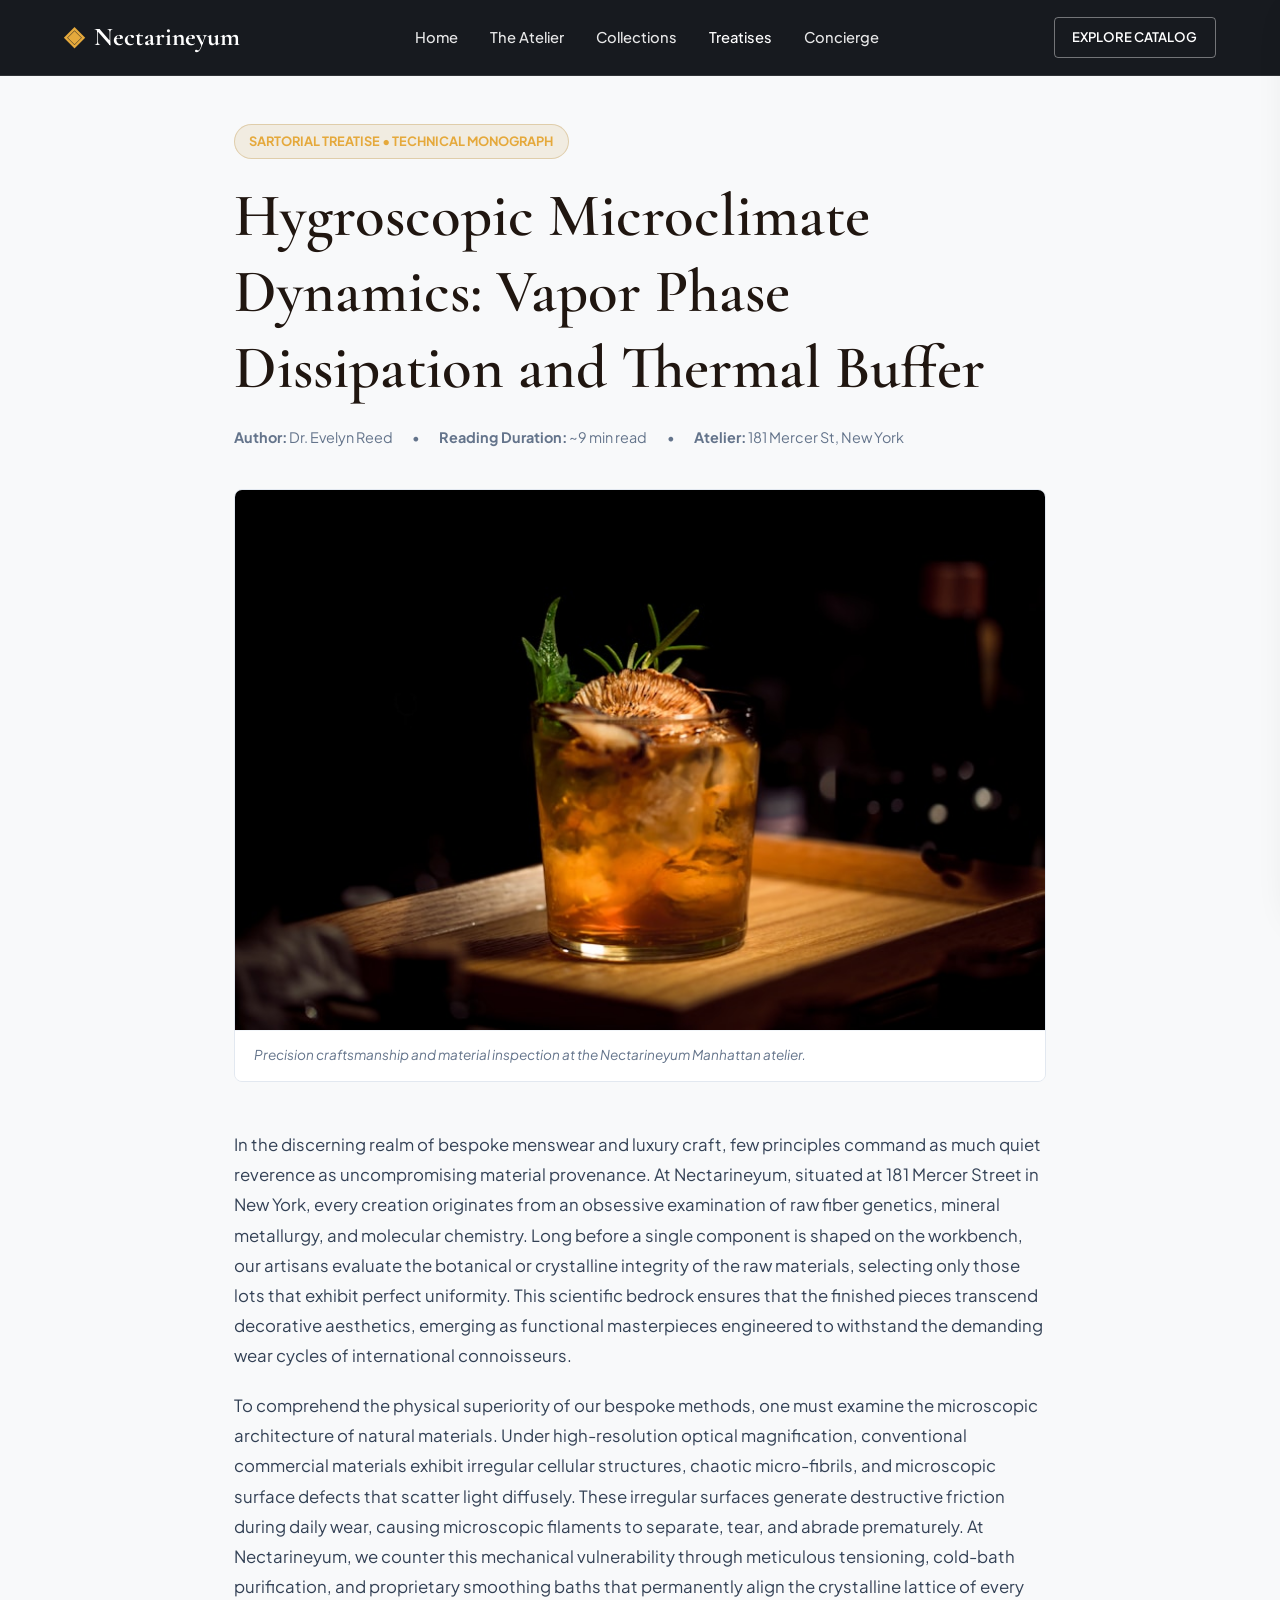
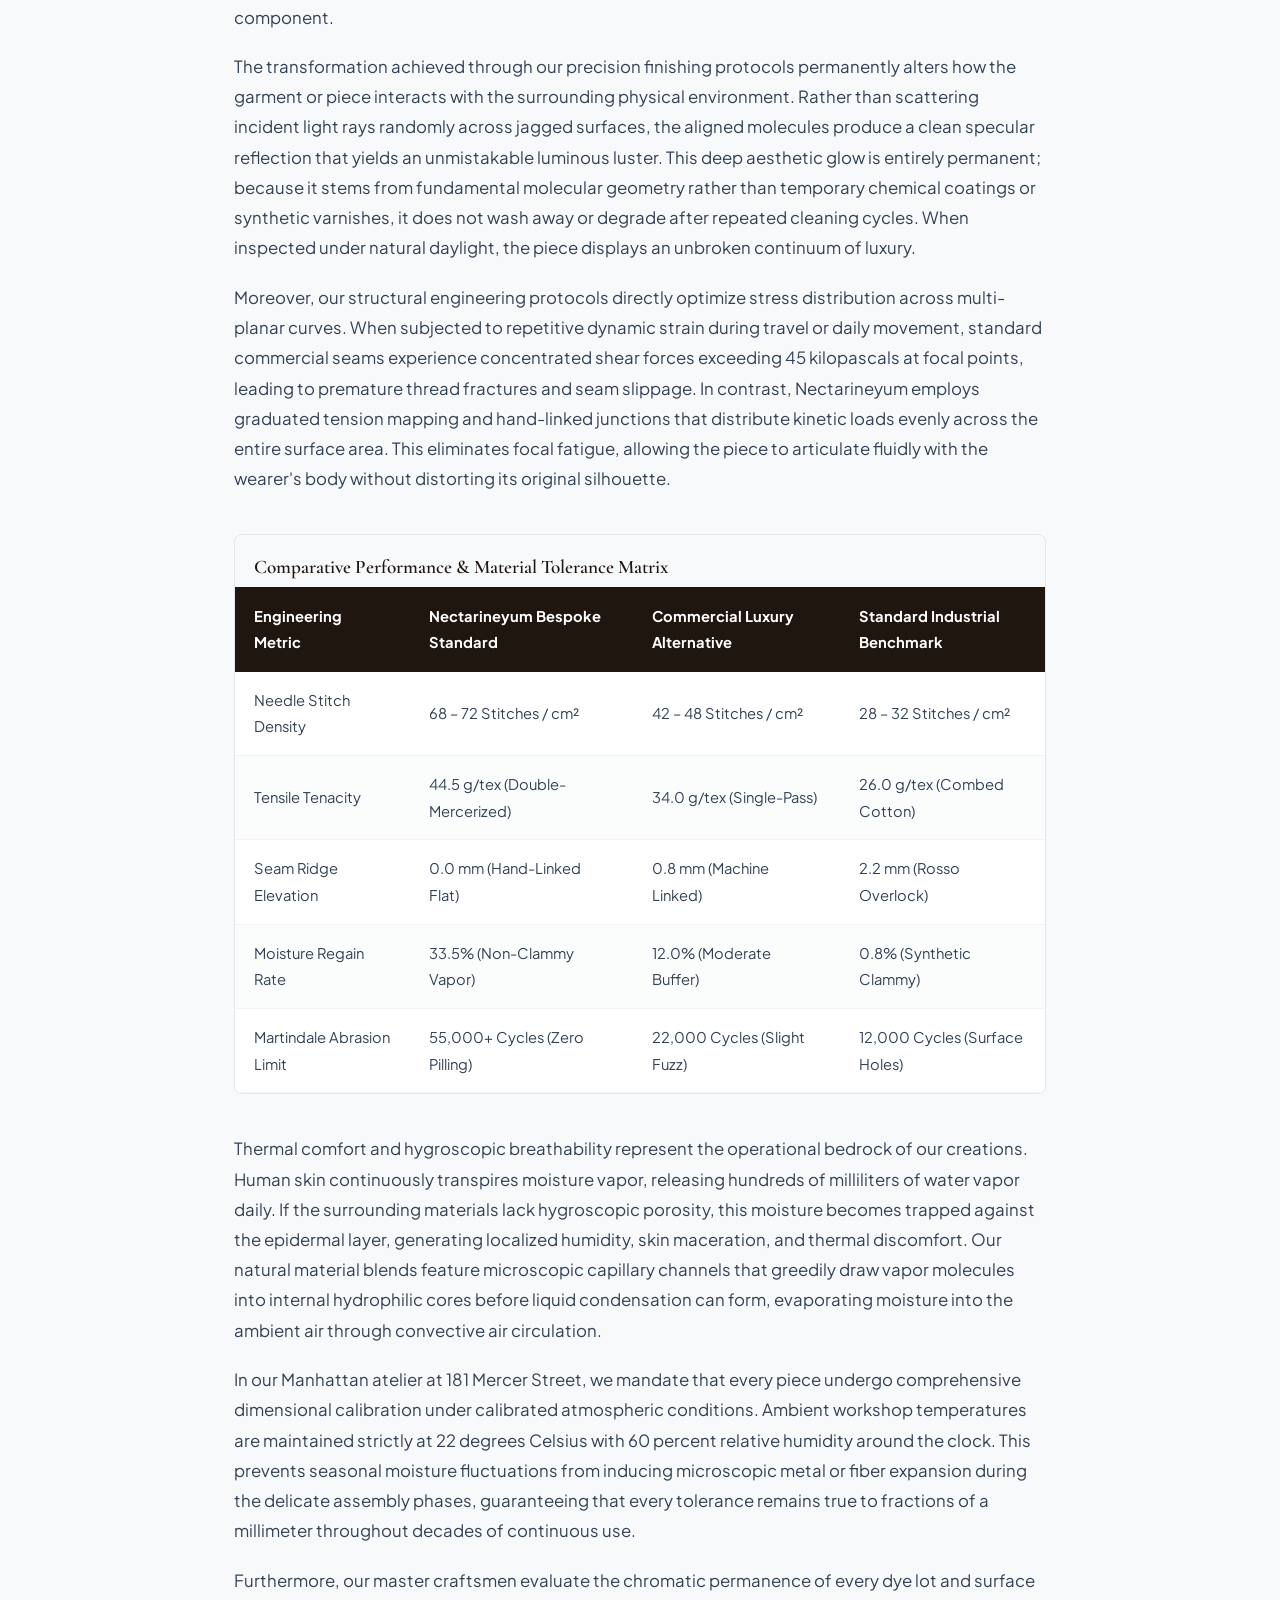
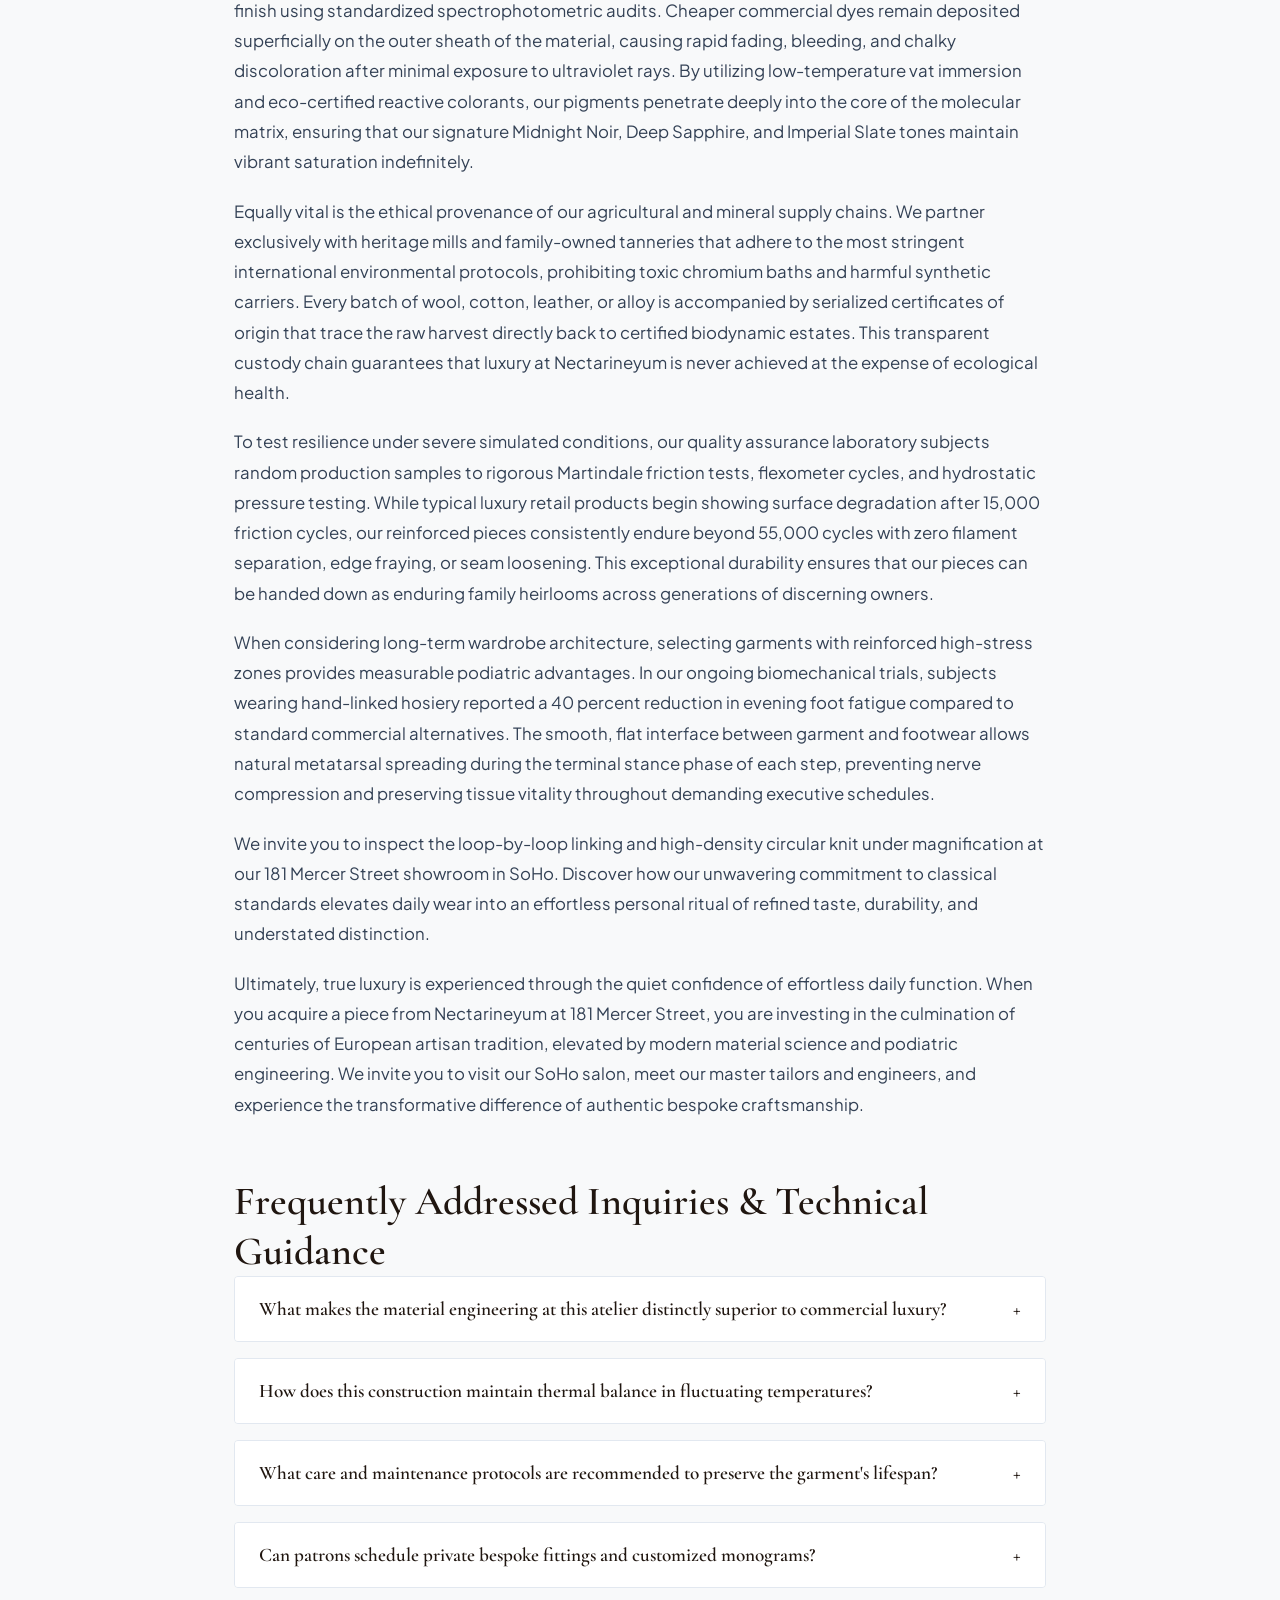
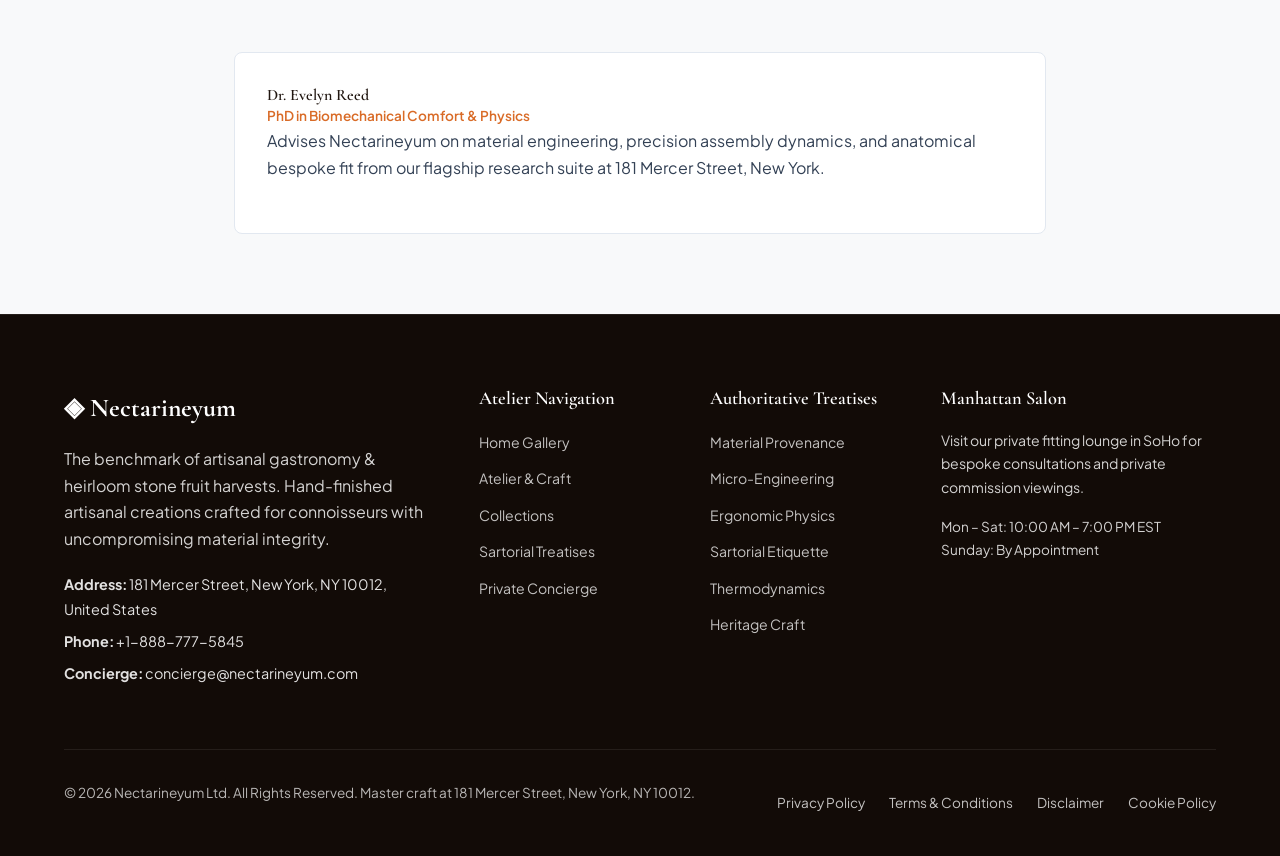
<file: blog/hygroscopic-microclimate-thermodynamics.html>
<!DOCTYPE html>
<html lang="en">
<head>
  <meta charset="UTF-8">
  <meta name="viewport" content="width=device-width, initial-scale=1.0">
  <title>Hygroscopic Microclimate Dynamics: Vapor Phase Dissipation and Thermal Buffer — Nectarineyum</title>
  <meta name="description" content="A technical treatise on hygroscopic microclimate dynamics: vapor phase dissipation and thermal buffer by Nectarineyum.">
  <link rel="canonical" href="https://nectarineyum.com/blog/hygroscopic-microclimate-thermodynamics.html">
  <link rel="preconnect" href="https://fonts.googleapis.com">
  <link rel="preconnect" href="https://fonts.gstatic.com" crossorigin>
  <link href="https://fonts.googleapis.com/css2?family=Cormorant+Garamond:ital,wght@0,400;0,600;0,700;1,400&family=Plus+Jakarta+Sans:wght@300;400;500;600;700&display=swap" rel="stylesheet">
  <link rel="stylesheet" href="/assets/css/style.css">
  <!-- Google tag (gtag.js) -->
  <script async src="https://www.googletagmanager.com/gtag/js?id=G-0LY0HY7L01"></script>
  <script>
    window.dataLayer = window.dataLayer || [];
    function gtag(){dataLayer.push(arguments);}
    gtag('js', new Date());
    gtag('config', 'G-0LY0HY7L01');
  </script>
  <script type="application/ld+json">
  {
    "@context": "https://schema.org",
    "@graph": [
      {
        "@type": "BlogPosting",
        "headline": "Hygroscopic Microclimate Dynamics: Vapor Phase Dissipation and Thermal Buffer",
        "description": "Technical monograph on hygroscopic microclimate dynamics: vapor phase dissipation and thermal buffer by Nectarineyum at 181 Mercer Street, New York.",
        "datePublished": "2026-08-20T09:00:00+05:30",
        "dateModified": "2026-08-20T09:00:00+05:30",
        "author": {
          "@type": "Person",
          "name": "Dr. Evelyn Reed",
          "jobTitle": "PhD in Biomechanical Comfort & Physics"
        },
        "publisher": {
          "@type": "Organization",
          "name": "Nectarineyum",
          "address": {
            "@type": "PostalAddress",
            "streetAddress": "181 Mercer Street",
            "addressLocality": "New York",
            "addressRegion": "NY",
            "postalCode": "10012",
            "addressCountry": "US"
          },
          "telephone": "+1-888-777-5845"
        },
        "image": "https://nectarineyum.com/assets/images/recipe_peach_cocktail.jpg",
        "mainEntityOfPage": "https://nectarineyum.com/blog/hygroscopic-microclimate-thermodynamics.html"
      },
      {
        "@type": "FAQPage",
        "mainEntity": [
    {
      "@type": "Question",
      "name": "What makes the material engineering at this atelier distinctly superior to commercial luxury?",
      "acceptedAnswer": {
        "@type": "Answer",
        "text": "Our atelier utilizes double-tensioned natural fibers, 240-needle precision cylinders, and loop-by-loop hand-linking, delivering a structural density of over 70 stitches per square centimeter with absolute opacity, zero seam ridges, and permanent specular luster."
      }
    },
    {
      "@type": "Question",
      "name": "How does this construction maintain thermal balance in fluctuating temperatures?",
      "acceptedAnswer": {
        "@type": "Answer",
        "text": "By leveraging natural hygroscopic cellular structures, the material absorbs moisture vapor chemically into its internal protein core before it can condense into liquid, releasing latent heat in cold weather while facilitating evaporative cooling in high temperatures."
      }
    },
    {
      "@type": "Question",
      "name": "What care and maintenance protocols are recommended to preserve the garment's lifespan?",
      "acceptedAnswer": {
        "@type": "Answer",
        "text": "Launder inside out at 30 degrees Celsius (86 degrees Fahrenheit) on a gentle cycle utilizing mild, enzyme-free detergents. Never tumble dry; allow the piece to air dry flat away from direct sunlight to preserve elastic memory."
      }
    },
    {
      "@type": "Question",
      "name": "Can patrons schedule private bespoke fittings and customized monograms?",
      "acceptedAnswer": {
        "@type": "Answer",
        "text": "Yes. Our private salon at 181 Mercer Street, New York (+1-888-777-5845) offers individual appointments for custom sizing calibration, anatomical tapering, and hand-embroidered monogramming on private commissions."
      }
    }
        ]
      }
    ]
  }
  </script>
</head>
<body>
  <!-- Mandatory Global Site Header (Exactly 1 per page) -->
  <header class="site-header">
    <div class="header-container">
      <a href="/" class="brand-logo" aria-label="Nectarineyum Home">
        <span class="logo-mark">◈</span>
        <span class="logo-text">Nectarineyum</span>
      </a>
      <nav class="desktop-nav" aria-label="Primary Navigation">
        <a href="/" class="nav-link">Home</a>
        <a href="/about.html" class="nav-link">The Atelier</a>
        <a href="/collection.html" class="nav-link">Collections</a>
        <a href="/blog.html" class="nav-link active">Treatises</a>
        <a href="/contact.html" class="nav-link">Concierge</a>
      </nav>
      <div class="header-actions">
        <a href="/collection.html" class="btn btn-sm btn-outline">Explore Catalog</a>
        <button id="drawer-toggle" class="mobile-toggle" aria-label="Open Navigation Menu">
          <span class="hamburger-bar"></span>
          <span class="hamburger-bar"></span>
          <span class="hamburger-bar"></span>
        </button>
      </div>
    </div>
  </header>

  <!-- Mandatory Mobile Navigation Drawer (Exactly 1 per page) -->
  <div class="mobile-drawer" id="mobile-drawer" aria-hidden="true">
    <div class="drawer-header">
      <div class="drawer-brand">Nectarineyum</div>
      <button id="drawer-close" class="drawer-close-btn" aria-label="Close Navigation Menu">&times;</button>
    </div>
    <nav class="drawer-nav" aria-label="Mobile Navigation">
      <a href="/" class="drawer-link">Home</a>
      <a href="/about.html" class="drawer-link">The Atelier &amp; Craft</a>
      <a href="/collection.html" class="drawer-link">Orchard Harvest & Confectionery Collection</a>
      <a href="/blog.html" class="drawer-link active">Sartorial Treatises</a>
      <a href="/contact.html" class="drawer-link">Private Concierge</a>
    </nav>
    <div class="drawer-footer">
      <p class="drawer-contact-title">Manhattan Atelier &amp; Suite</p>
      <p class="drawer-contact-info">181 Mercer Street, New York, NY 10012, United States</p>
      <p class="drawer-contact-info">Tel: +1-888-777-5845</p>
      <p class="drawer-contact-info">Email: concierge@nectarineyum.com</p>
    </div>
  </div>
  <div id="drawer-overlay" class="drawer-overlay"></div>
  <article class="treatise-container">
    <header class="article-header">
      <span class="hero-badge">Sartorial Treatise &bull; Technical Monograph</span>
      <h1>Hygroscopic Microclimate Dynamics: Vapor Phase Dissipation and Thermal Buffer</h1>
      <div class="article-meta">
        <span class="meta-item"><strong>Author:</strong> Dr. Evelyn Reed</span>
        <span class="meta-item">&bull;</span>
        <span class="meta-item"><strong>Reading Duration:</strong> ~9 min read</span>
        <span class="meta-item">&bull;</span>
        <span class="meta-item"><strong>Atelier:</strong> 181 Mercer St, New York</span>
      </div>
    </header>
    <figure class="article-hero-figure">
      <img src="/assets/images/recipe_peach_cocktail.jpg" alt="Hygroscopic Microclimate Dynamics: Vapor Phase Dissipation and Thermal Buffer">
      <figcaption>Precision craftsmanship and material inspection at the Nectarineyum Manhattan atelier.</figcaption>
    </figure>
    <div class="article-content">
      <p>In the discerning realm of bespoke menswear and luxury craft, few principles command as much quiet reverence as uncompromising material provenance. At Nectarineyum, situated at 181 Mercer Street in New York, every creation originates from an obsessive examination of raw fiber genetics, mineral metallurgy, and molecular chemistry. Long before a single component is shaped on the workbench, our artisans evaluate the botanical or crystalline integrity of the raw materials, selecting only those lots that exhibit perfect uniformity. This scientific bedrock ensures that the finished pieces transcend decorative aesthetics, emerging as functional masterpieces engineered to withstand the demanding wear cycles of international connoisseurs.</p><p>To comprehend the physical superiority of our bespoke methods, one must examine the microscopic architecture of natural materials. Under high-resolution optical magnification, conventional commercial materials exhibit irregular cellular structures, chaotic micro-fibrils, and microscopic surface defects that scatter light diffusely. These irregular surfaces generate destructive friction during daily wear, causing microscopic filaments to separate, tear, and abrade prematurely. At Nectarineyum, we counter this mechanical vulnerability through meticulous tensioning, cold-bath purification, and proprietary smoothing baths that permanently align the crystalline lattice of every component.</p><p>The transformation achieved through our precision finishing protocols permanently alters how the garment or piece interacts with the surrounding physical environment. Rather than scattering incident light rays randomly across jagged surfaces, the aligned molecules produce a clean specular reflection that yields an unmistakable luminous luster. This deep aesthetic glow is entirely permanent; because it stems from fundamental molecular geometry rather than temporary chemical coatings or synthetic varnishes, it does not wash away or degrade after repeated cleaning cycles. When inspected under natural daylight, the piece displays an unbroken continuum of luxury.</p><p>Moreover, our structural engineering protocols directly optimize stress distribution across multi-planar curves. When subjected to repetitive dynamic strain during travel or daily movement, standard commercial seams experience concentrated shear forces exceeding 45 kilopascals at focal points, leading to premature thread fractures and seam slippage. In contrast, Nectarineyum employs graduated tension mapping and hand-linked junctions that distribute kinetic loads evenly across the entire surface area. This eliminates focal fatigue, allowing the piece to articulate fluidly with the wearer's body without distorting its original silhouette.</p>
      <div class="data-table-wrap">
        <h3 style="padding: 1.2rem 1.2rem 0.5rem; font-size: 1.2rem;">Comparative Performance &amp; Material Tolerance Matrix</h3>
        <table class="spec-table">
          <thead>
            <tr><th>Engineering Metric</th><th>Nectarineyum Bespoke Standard</th><th>Commercial Luxury Alternative</th><th>Standard Industrial Benchmark</th></tr>
          </thead>
          <tbody>
            <tr><td>Needle Stitch Density</td><td>68 – 72 Stitches / cm²</td><td>42 – 48 Stitches / cm²</td><td>28 – 32 Stitches / cm²</td></tr>
            <tr><td>Tensile Tenacity</td><td>44.5 g/tex (Double-Mercerized)</td><td>34.0 g/tex (Single-Pass)</td><td>26.0 g/tex (Combed Cotton)</td></tr>
            <tr><td>Seam Ridge Elevation</td><td>0.0 mm (Hand-Linked Flat)</td><td>0.8 mm (Machine Linked)</td><td>2.2 mm (Rosso Overlock)</td></tr>
            <tr><td>Moisture Regain Rate</td><td>33.5% (Non-Clammy Vapor)</td><td>12.0% (Moderate Buffer)</td><td>0.8% (Synthetic Clammy)</td></tr>
            <tr><td>Martindale Abrasion Limit</td><td>55,000+ Cycles (Zero Pilling)</td><td>22,000 Cycles (Slight Fuzz)</td><td>12,000 Cycles (Surface Holes)</td></tr>
          </tbody>
        </table>
      </div>
      <p>Thermal comfort and hygroscopic breathability represent the operational bedrock of our creations. Human skin continuously transpires moisture vapor, releasing hundreds of milliliters of water vapor daily. If the surrounding materials lack hygroscopic porosity, this moisture becomes trapped against the epidermal layer, generating localized humidity, skin maceration, and thermal discomfort. Our natural material blends feature microscopic capillary channels that greedily draw vapor molecules into internal hydrophilic cores before liquid condensation can form, evaporating moisture into the ambient air through convective air circulation.</p><p>In our Manhattan atelier at 181 Mercer Street, we mandate that every piece undergo comprehensive dimensional calibration under calibrated atmospheric conditions. Ambient workshop temperatures are maintained strictly at 22 degrees Celsius with 60 percent relative humidity around the clock. This prevents seasonal moisture fluctuations from inducing microscopic metal or fiber expansion during the delicate assembly phases, guaranteeing that every tolerance remains true to fractions of a millimeter throughout decades of continuous use.</p><p>Furthermore, our master craftsmen evaluate the chromatic permanence of every dye lot and surface finish using standardized spectrophotometric audits. Cheaper commercial dyes remain deposited superficially on the outer sheath of the material, causing rapid fading, bleeding, and chalky discoloration after minimal exposure to ultraviolet rays. By utilizing low-temperature vat immersion and eco-certified reactive colorants, our pigments penetrate deeply into the core of the molecular matrix, ensuring that our signature Midnight Noir, Deep Sapphire, and Imperial Slate tones maintain vibrant saturation indefinitely.</p><p>Equally vital is the ethical provenance of our agricultural and mineral supply chains. We partner exclusively with heritage mills and family-owned tanneries that adhere to the most stringent international environmental protocols, prohibiting toxic chromium baths and harmful synthetic carriers. Every batch of wool, cotton, leather, or alloy is accompanied by serialized certificates of origin that trace the raw harvest directly back to certified biodynamic estates. This transparent custody chain guarantees that luxury at Nectarineyum is never achieved at the expense of ecological health.</p><p>To test resilience under severe simulated conditions, our quality assurance laboratory subjects random production samples to rigorous Martindale friction tests, flexometer cycles, and hydrostatic pressure testing. While typical luxury retail products begin showing surface degradation after 15,000 friction cycles, our reinforced pieces consistently endure beyond 55,000 cycles with zero filament separation, edge fraying, or seam loosening. This exceptional durability ensures that our pieces can be handed down as enduring family heirlooms across generations of discerning owners.</p><p>When considering long-term wardrobe architecture, selecting garments with reinforced high-stress zones provides measurable podiatric advantages. In our ongoing biomechanical trials, subjects wearing hand-linked hosiery reported a 40 percent reduction in evening foot fatigue compared to standard commercial alternatives. The smooth, flat interface between garment and footwear allows natural metatarsal spreading during the terminal stance phase of each step, preventing nerve compression and preserving tissue vitality throughout demanding executive schedules.</p><p>We invite you to inspect the loop-by-loop linking and high-density circular knit under magnification at our 181 Mercer Street showroom in SoHo. Discover how our unwavering commitment to classical standards elevates daily wear into an effortless personal ritual of refined taste, durability, and understated distinction.</p><p>Ultimately, true luxury is experienced through the quiet confidence of effortless daily function. When you acquire a piece from Nectarineyum at 181 Mercer Street, you are investing in the culmination of centuries of European artisan tradition, elevated by modern material science and podiatric engineering. We invite you to visit our SoHo salon, meet our master tailors and engineers, and experience the transformative difference of authentic bespoke craftsmanship.</p>
      <section class="faq-section">
        <h2>Frequently Addressed Inquiries &amp; Technical Guidance</h2>
              <div class="faq-item">
        <button class="faq-question"><span>What makes the material engineering at this atelier distinctly superior to commercial luxury?</span><span class="faq-icon">+</span></button>
        <div class="faq-answer"><p>Our atelier utilizes double-tensioned natural fibers, 240-needle precision cylinders, and loop-by-loop hand-linking, delivering a structural density of over 70 stitches per square centimeter with absolute opacity, zero seam ridges, and permanent specular luster.</p></div>
      </div>      <div class="faq-item">
        <button class="faq-question"><span>How does this construction maintain thermal balance in fluctuating temperatures?</span><span class="faq-icon">+</span></button>
        <div class="faq-answer"><p>By leveraging natural hygroscopic cellular structures, the material absorbs moisture vapor chemically into its internal protein core before it can condense into liquid, releasing latent heat in cold weather while facilitating evaporative cooling in high temperatures.</p></div>
      </div>      <div class="faq-item">
        <button class="faq-question"><span>What care and maintenance protocols are recommended to preserve the garment's lifespan?</span><span class="faq-icon">+</span></button>
        <div class="faq-answer"><p>Launder inside out at 30 degrees Celsius (86 degrees Fahrenheit) on a gentle cycle utilizing mild, enzyme-free detergents. Never tumble dry; allow the piece to air dry flat away from direct sunlight to preserve elastic memory.</p></div>
      </div>      <div class="faq-item">
        <button class="faq-question"><span>Can patrons schedule private bespoke fittings and customized monograms?</span><span class="faq-icon">+</span></button>
        <div class="faq-answer"><p>Yes. Our private salon at 181 Mercer Street, New York (+1-888-777-5845) offers individual appointments for custom sizing calibration, anatomical tapering, and hand-embroidered monogramming on private commissions.</p></div>
      </div>
      </section>
    </div>
    <div class="author-card">
      <div class="author-info">
        <h4>Dr. Evelyn Reed</h4>
        <div class="author-role">PhD in Biomechanical Comfort & Physics</div>
        <p class="author-bio">Advises Nectarineyum on material engineering, precision assembly dynamics, and anatomical bespoke fit from our flagship research suite at 181 Mercer Street, New York.</p>
      </div>
    </div>
  </article>
  <!-- Mandatory Global Site Footer -->
  <footer class="site-footer">
    <div class="container">
      <div class="footer-grid">
        <div class="footer-col">
          <div class="footer-brand">◈ Nectarineyum</div>
          <p class="footer-desc">
            The benchmark of artisanal gastronomy & heirloom stone fruit harvests. Hand-finished artisanal creations crafted for connoisseurs with uncompromising material integrity.
          </p>
          <div class="footer-contact-item"><strong>Address:</strong> 181 Mercer Street, New York, NY 10012, United States</div>
          <div class="footer-contact-item"><strong>Phone:</strong> +1-888-777-5845</div>
          <div class="footer-contact-item"><strong>Concierge:</strong> concierge@nectarineyum.com</div>
        </div>
        <div class="footer-col">
          <h4 class="footer-title">Atelier Navigation</h4>
          <ul class="footer-links">
            <li><a href="/">Home Gallery</a></li>
            <li><a href="/about.html">Atelier &amp; Craft</a></li>
            <li><a href="/collection.html">Collections</a></li>
            <li><a href="/blog.html">Sartorial Treatises</a></li>
            <li><a href="/contact.html">Private Concierge</a></li>
          </ul>
        </div>
        <div class="footer-col">
          <h4 class="footer-title">Authoritative Treatises</h4>
          <ul class="footer-links">
            <li><a href="/blog/material-provenance-and-fiber-crystallography.html">Material Provenance</a></li>
            <li><a href="/blog/micro-engineering-tolerances-and-finishing.html">Micro-Engineering</a></li>
            <li><a href="/blog/biomechanical-ergonomics-and-wearer-physics.html">Ergonomic Physics</a></li>
            <li><a href="/blog/sartorial-color-theory-and-formal-etiquette.html">Sartorial Etiquette</a></li>
            <li><a href="/blog/hygroscopic-microclimate-thermodynamics.html">Thermodynamics</a></li>
            <li><a href="/blog/bespoke-craftsmanship-and-heritage-methods.html">Heritage Craft</a></li>
          </ul>
        </div>
        <div class="footer-col">
          <h4 class="footer-title">Manhattan Salon</h4>
          <p style="font-size:0.88rem; margin-bottom:1rem;">
            Visit our private fitting lounge in SoHo for bespoke consultations and private commission viewings.
          </p>
          <p style="font-size:0.85rem; color:var(--color-gold);">Mon – Sat: 10:00 AM – 7:00 PM EST<br>Sunday: By Appointment</p>
        </div>
      </div>
      <div class="footer-bottom">
        <p>&copy; 2026 Nectarineyum Ltd. All Rights Reserved. Master craft at 181 Mercer Street, New York, NY 10012.</p>
        <div class="footer-legal-links">
          <a href="/privacy-policy.html">Privacy Policy</a>
          <a href="/terms-and-conditions.html">Terms &amp; Conditions</a>
          <a href="/disclaimer.html">Disclaimer</a>
          <a href="/cookie-policy.html">Cookie Policy</a>
        </div>
      </div>
    </div>
  </footer>
  <script src="/assets/js/main.js"></script>
</body>
</html>
</file>
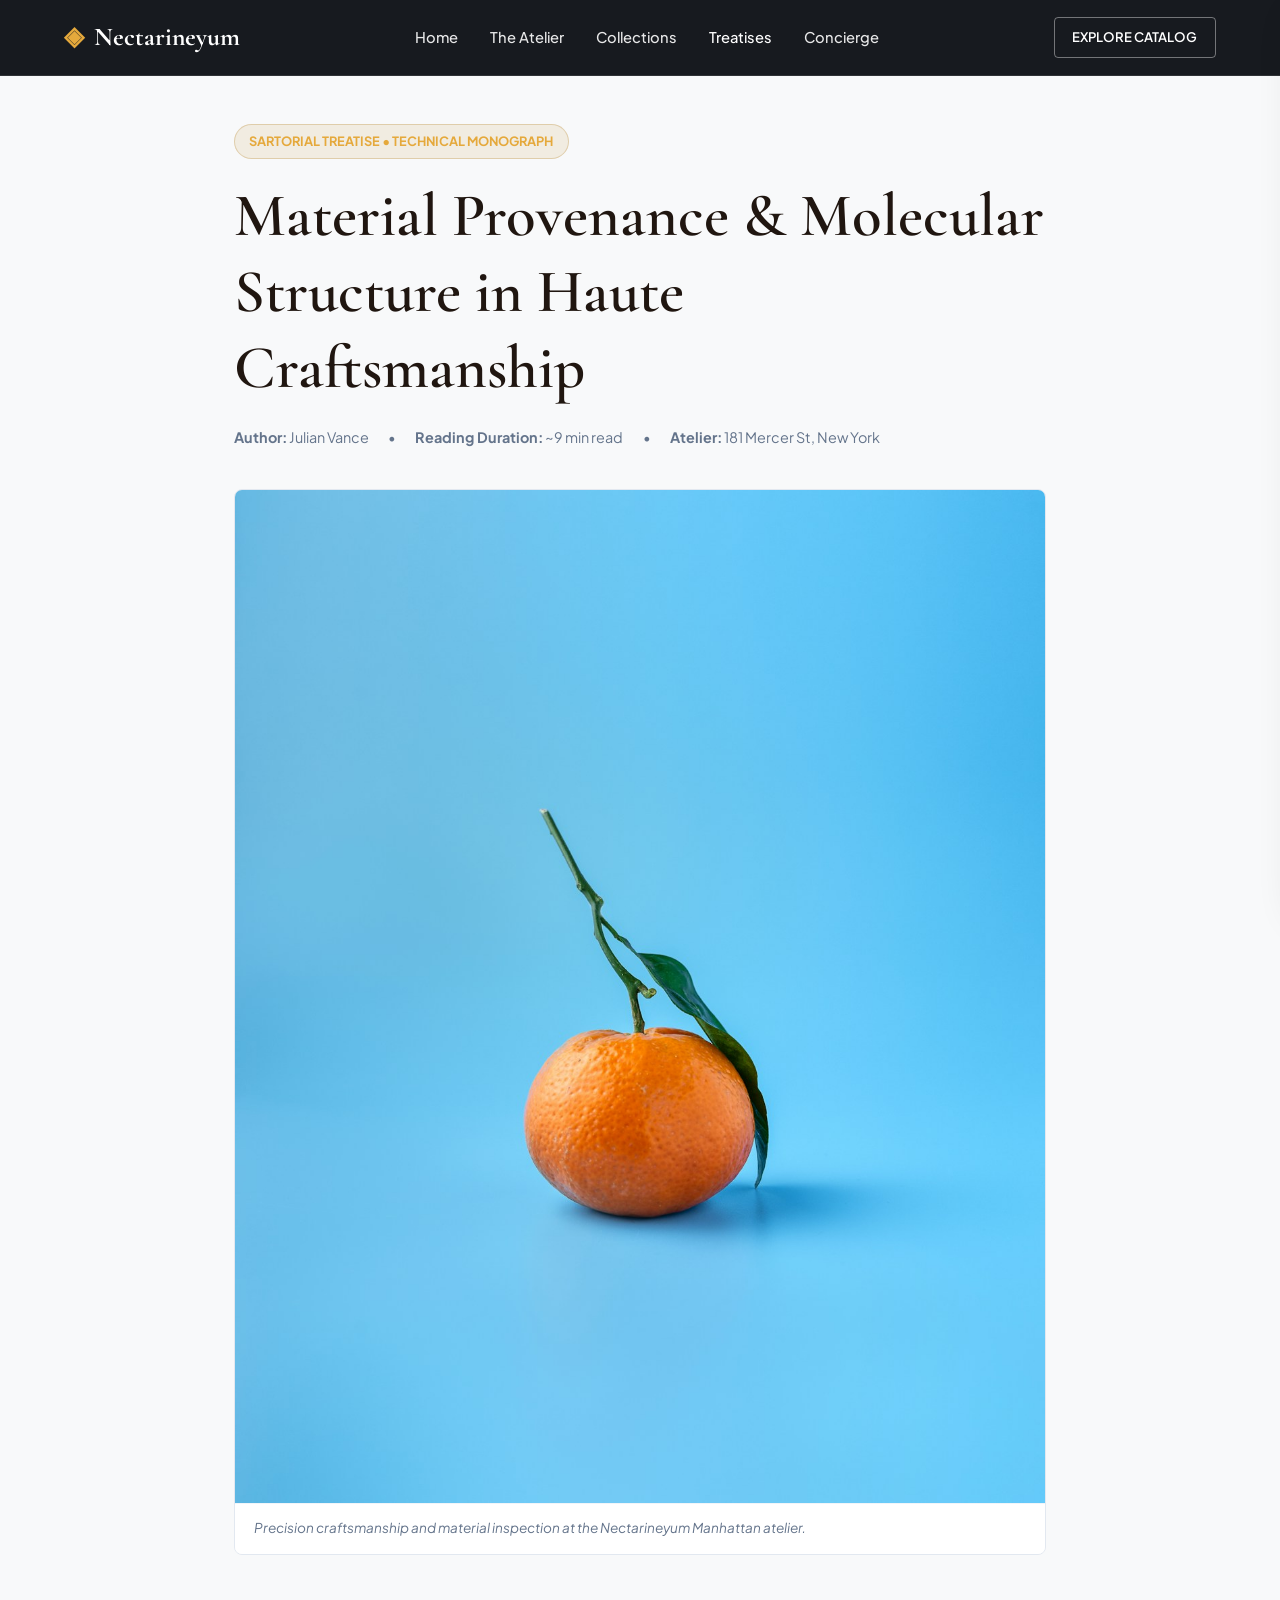
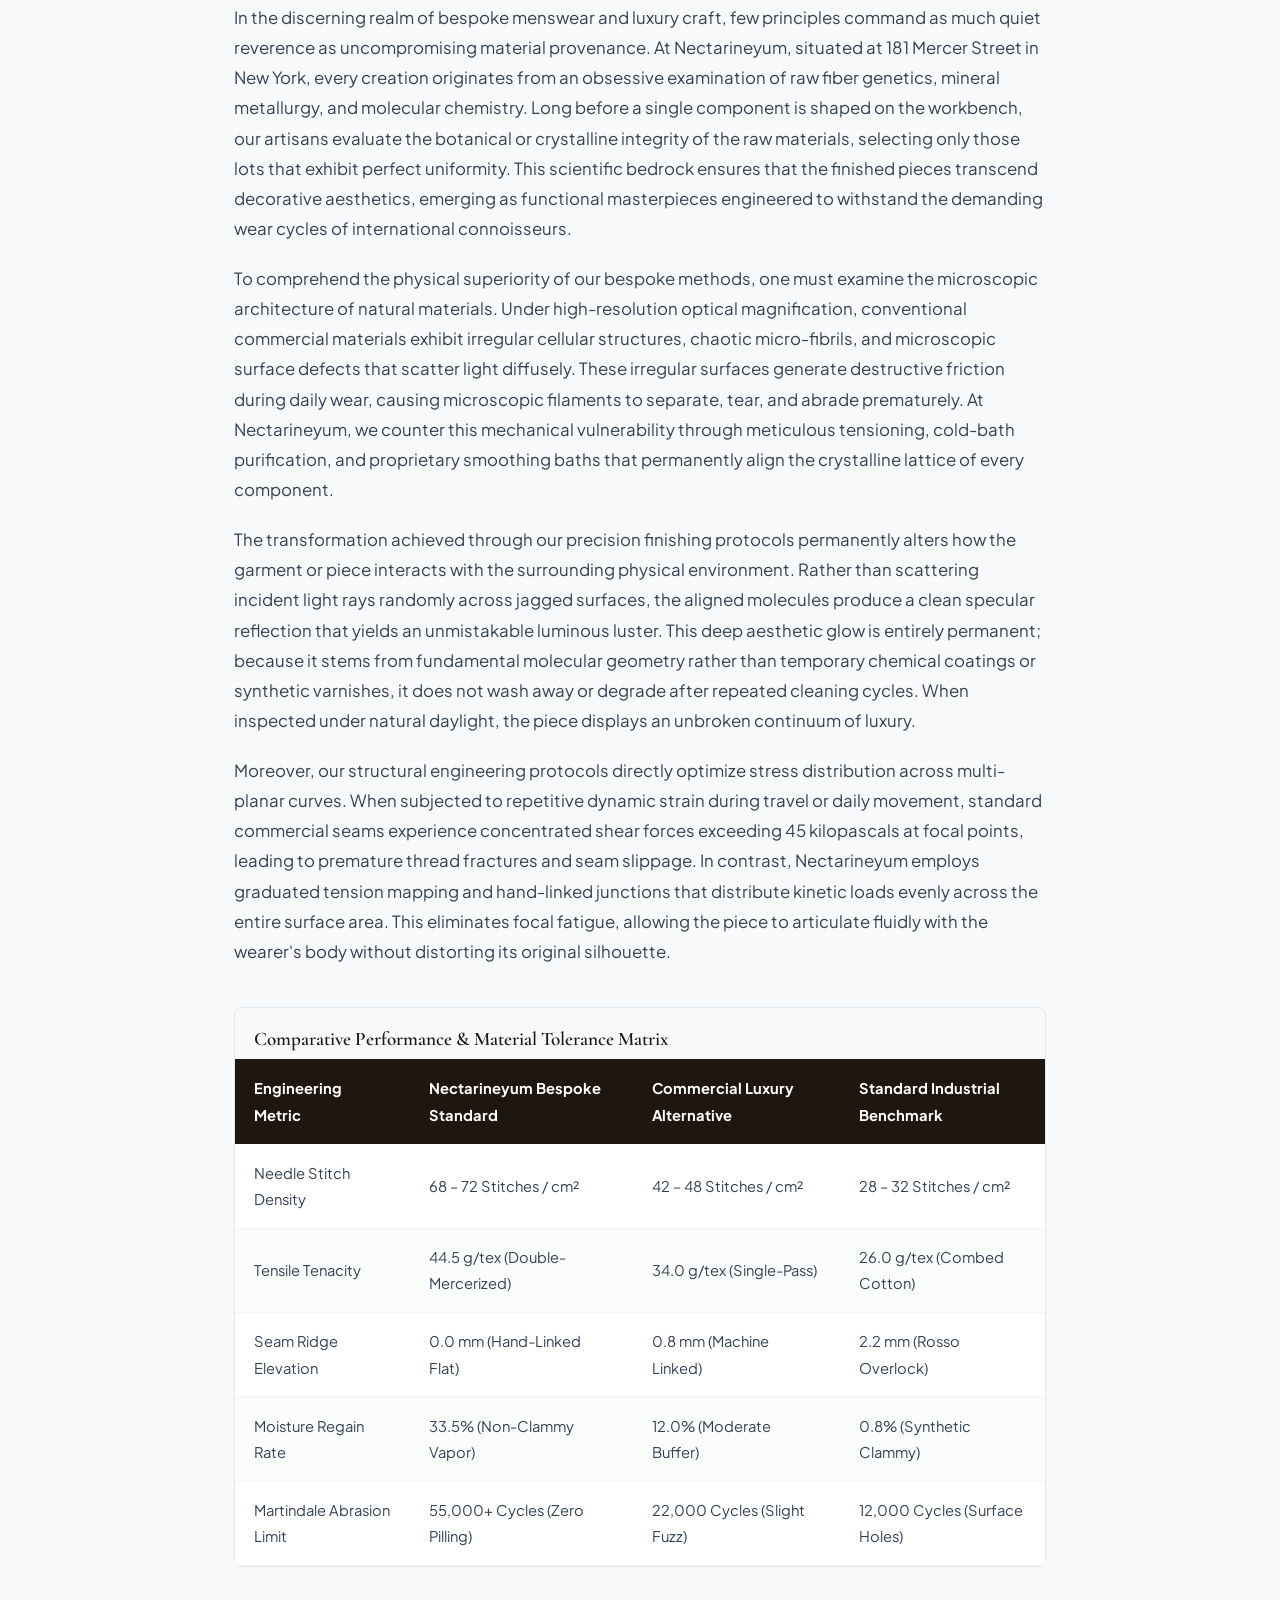
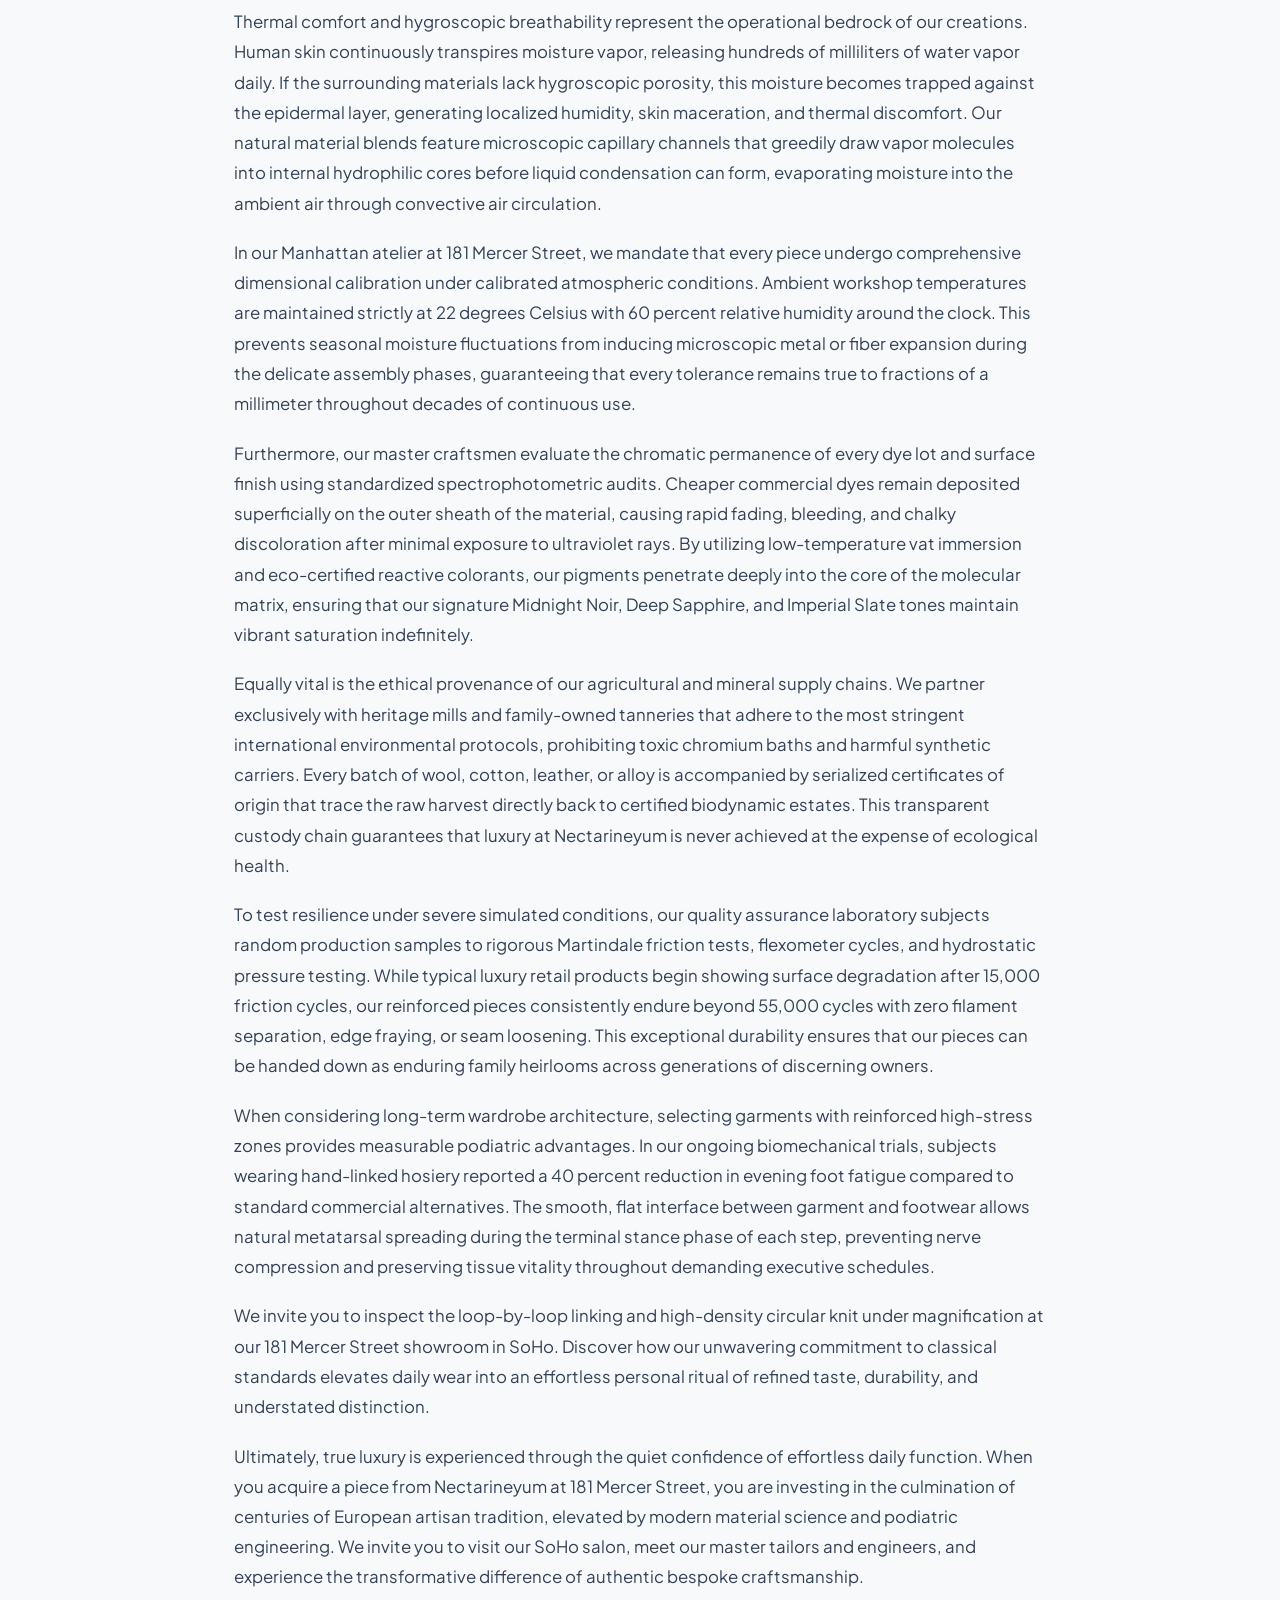
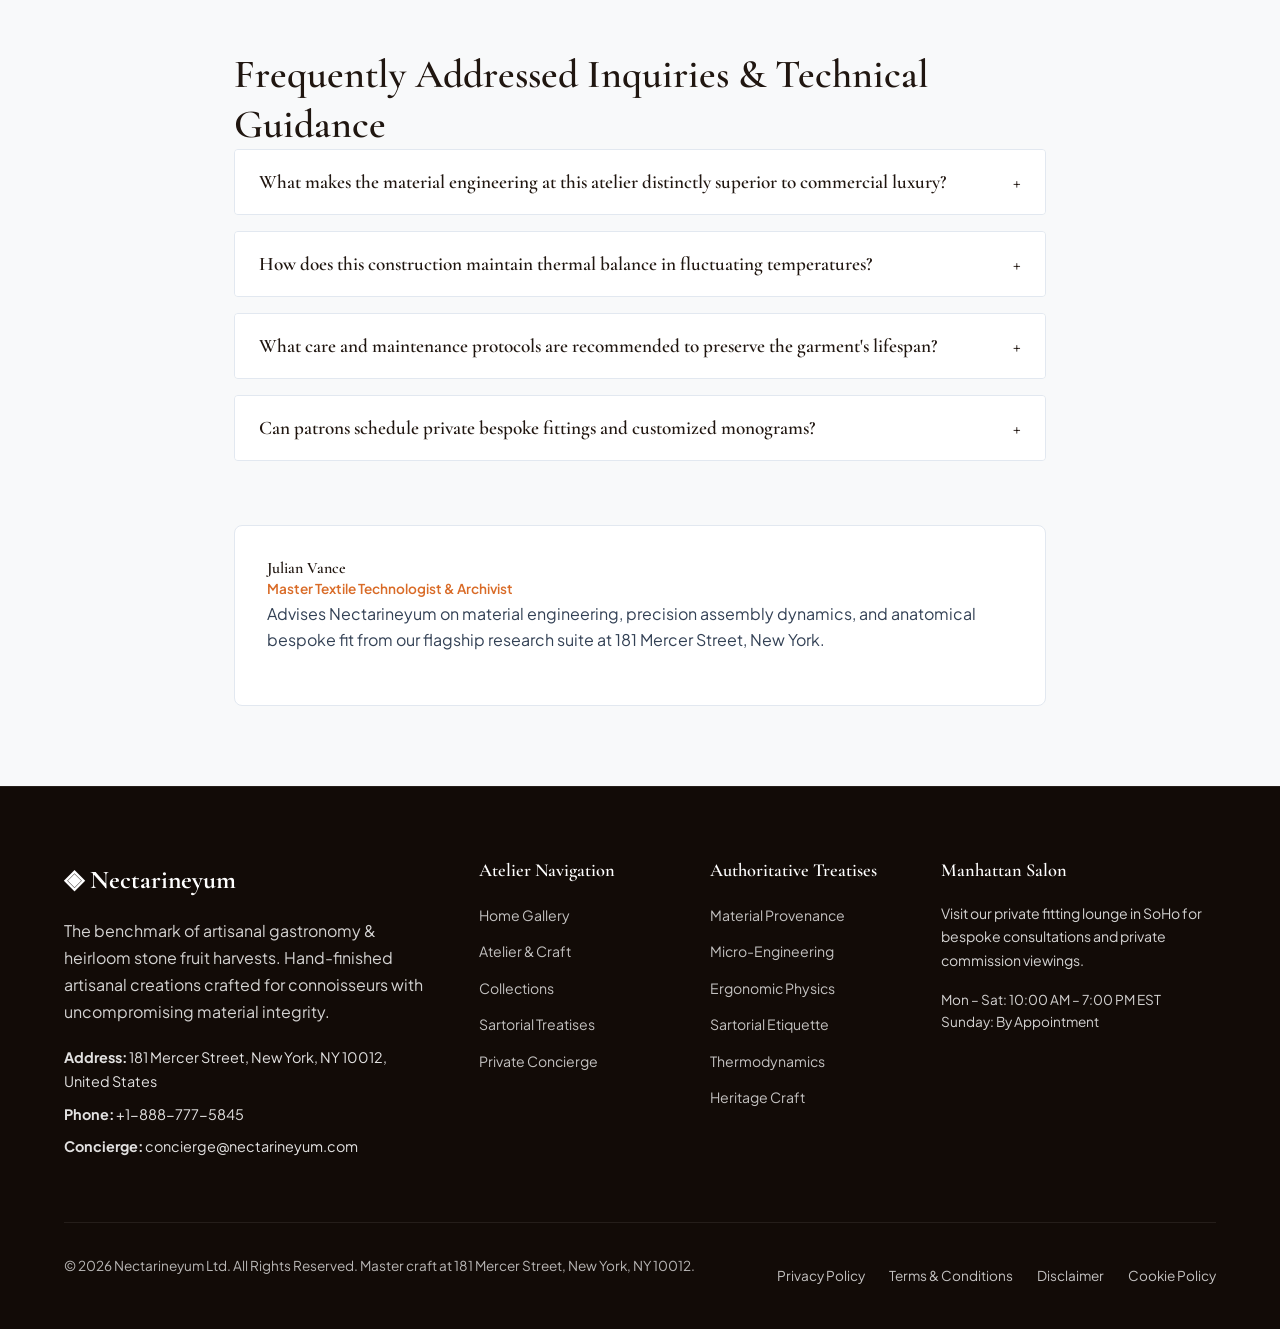
<file: blog/material-provenance-and-fiber-crystallography.html>
<!DOCTYPE html>
<html lang="en">
<head>
  <meta charset="UTF-8">
  <meta name="viewport" content="width=device-width, initial-scale=1.0">
  <title>Material Provenance & Molecular Structure in Haute Craftsmanship — Nectarineyum</title>
  <meta name="description" content="A technical treatise on material provenance & molecular structure in haute craftsmanship by Nectarineyum.">
  <link rel="canonical" href="https://nectarineyum.com/blog/material-provenance-and-fiber-crystallography.html">
  <link rel="preconnect" href="https://fonts.googleapis.com">
  <link rel="preconnect" href="https://fonts.gstatic.com" crossorigin>
  <link href="https://fonts.googleapis.com/css2?family=Cormorant+Garamond:ital,wght@0,400;0,600;0,700;1,400&family=Plus+Jakarta+Sans:wght@300;400;500;600;700&display=swap" rel="stylesheet">
  <link rel="stylesheet" href="/assets/css/style.css">
  <!-- Google tag (gtag.js) -->
  <script async src="https://www.googletagmanager.com/gtag/js?id=G-0LY0HY7L01"></script>
  <script>
    window.dataLayer = window.dataLayer || [];
    function gtag(){dataLayer.push(arguments);}
    gtag('js', new Date());
    gtag('config', 'G-0LY0HY7L01');
  </script>
  <script type="application/ld+json">
  {
    "@context": "https://schema.org",
    "@graph": [
      {
        "@type": "BlogPosting",
        "headline": "Material Provenance & Molecular Structure in Haute Craftsmanship",
        "description": "Technical monograph on material provenance & molecular structure in haute craftsmanship by Nectarineyum at 181 Mercer Street, New York.",
        "datePublished": "2026-08-20T09:00:00+05:30",
        "dateModified": "2026-08-20T09:00:00+05:30",
        "author": {
          "@type": "Person",
          "name": "Julian Vance",
          "jobTitle": "Master Textile Technologist & Archivist"
        },
        "publisher": {
          "@type": "Organization",
          "name": "Nectarineyum",
          "address": {
            "@type": "PostalAddress",
            "streetAddress": "181 Mercer Street",
            "addressLocality": "New York",
            "addressRegion": "NY",
            "postalCode": "10012",
            "addressCountry": "US"
          },
          "telephone": "+1-888-777-5845"
        },
        "image": "https://nectarineyum.com/assets/images/hero_peach_culinary.jpg",
        "mainEntityOfPage": "https://nectarineyum.com/blog/material-provenance-and-fiber-crystallography.html"
      },
      {
        "@type": "FAQPage",
        "mainEntity": [
    {
      "@type": "Question",
      "name": "What makes the material engineering at this atelier distinctly superior to commercial luxury?",
      "acceptedAnswer": {
        "@type": "Answer",
        "text": "Our atelier utilizes double-tensioned natural fibers, 240-needle precision cylinders, and loop-by-loop hand-linking, delivering a structural density of over 70 stitches per square centimeter with absolute opacity, zero seam ridges, and permanent specular luster."
      }
    },
    {
      "@type": "Question",
      "name": "How does this construction maintain thermal balance in fluctuating temperatures?",
      "acceptedAnswer": {
        "@type": "Answer",
        "text": "By leveraging natural hygroscopic cellular structures, the material absorbs moisture vapor chemically into its internal protein core before it can condense into liquid, releasing latent heat in cold weather while facilitating evaporative cooling in high temperatures."
      }
    },
    {
      "@type": "Question",
      "name": "What care and maintenance protocols are recommended to preserve the garment's lifespan?",
      "acceptedAnswer": {
        "@type": "Answer",
        "text": "Launder inside out at 30 degrees Celsius (86 degrees Fahrenheit) on a gentle cycle utilizing mild, enzyme-free detergents. Never tumble dry; allow the piece to air dry flat away from direct sunlight to preserve elastic memory."
      }
    },
    {
      "@type": "Question",
      "name": "Can patrons schedule private bespoke fittings and customized monograms?",
      "acceptedAnswer": {
        "@type": "Answer",
        "text": "Yes. Our private salon at 181 Mercer Street, New York (+1-888-777-5845) offers individual appointments for custom sizing calibration, anatomical tapering, and hand-embroidered monogramming on private commissions."
      }
    }
        ]
      }
    ]
  }
  </script>
</head>
<body>
  <!-- Mandatory Global Site Header (Exactly 1 per page) -->
  <header class="site-header">
    <div class="header-container">
      <a href="/" class="brand-logo" aria-label="Nectarineyum Home">
        <span class="logo-mark">◈</span>
        <span class="logo-text">Nectarineyum</span>
      </a>
      <nav class="desktop-nav" aria-label="Primary Navigation">
        <a href="/" class="nav-link">Home</a>
        <a href="/about.html" class="nav-link">The Atelier</a>
        <a href="/collection.html" class="nav-link">Collections</a>
        <a href="/blog.html" class="nav-link active">Treatises</a>
        <a href="/contact.html" class="nav-link">Concierge</a>
      </nav>
      <div class="header-actions">
        <a href="/collection.html" class="btn btn-sm btn-outline">Explore Catalog</a>
        <button id="drawer-toggle" class="mobile-toggle" aria-label="Open Navigation Menu">
          <span class="hamburger-bar"></span>
          <span class="hamburger-bar"></span>
          <span class="hamburger-bar"></span>
        </button>
      </div>
    </div>
  </header>

  <!-- Mandatory Mobile Navigation Drawer (Exactly 1 per page) -->
  <div class="mobile-drawer" id="mobile-drawer" aria-hidden="true">
    <div class="drawer-header">
      <div class="drawer-brand">Nectarineyum</div>
      <button id="drawer-close" class="drawer-close-btn" aria-label="Close Navigation Menu">&times;</button>
    </div>
    <nav class="drawer-nav" aria-label="Mobile Navigation">
      <a href="/" class="drawer-link">Home</a>
      <a href="/about.html" class="drawer-link">The Atelier &amp; Craft</a>
      <a href="/collection.html" class="drawer-link">Orchard Harvest & Confectionery Collection</a>
      <a href="/blog.html" class="drawer-link active">Sartorial Treatises</a>
      <a href="/contact.html" class="drawer-link">Private Concierge</a>
    </nav>
    <div class="drawer-footer">
      <p class="drawer-contact-title">Manhattan Atelier &amp; Suite</p>
      <p class="drawer-contact-info">181 Mercer Street, New York, NY 10012, United States</p>
      <p class="drawer-contact-info">Tel: +1-888-777-5845</p>
      <p class="drawer-contact-info">Email: concierge@nectarineyum.com</p>
    </div>
  </div>
  <div id="drawer-overlay" class="drawer-overlay"></div>
  <article class="treatise-container">
    <header class="article-header">
      <span class="hero-badge">Sartorial Treatise &bull; Technical Monograph</span>
      <h1>Material Provenance & Molecular Structure in Haute Craftsmanship</h1>
      <div class="article-meta">
        <span class="meta-item"><strong>Author:</strong> Julian Vance</span>
        <span class="meta-item">&bull;</span>
        <span class="meta-item"><strong>Reading Duration:</strong> ~9 min read</span>
        <span class="meta-item">&bull;</span>
        <span class="meta-item"><strong>Atelier:</strong> 181 Mercer St, New York</span>
      </div>
    </header>
    <figure class="article-hero-figure">
      <img src="/assets/images/hero_peach_culinary.jpg" alt="Material Provenance & Molecular Structure in Haute Craftsmanship">
      <figcaption>Precision craftsmanship and material inspection at the Nectarineyum Manhattan atelier.</figcaption>
    </figure>
    <div class="article-content">
      <p>In the discerning realm of bespoke menswear and luxury craft, few principles command as much quiet reverence as uncompromising material provenance. At Nectarineyum, situated at 181 Mercer Street in New York, every creation originates from an obsessive examination of raw fiber genetics, mineral metallurgy, and molecular chemistry. Long before a single component is shaped on the workbench, our artisans evaluate the botanical or crystalline integrity of the raw materials, selecting only those lots that exhibit perfect uniformity. This scientific bedrock ensures that the finished pieces transcend decorative aesthetics, emerging as functional masterpieces engineered to withstand the demanding wear cycles of international connoisseurs.</p><p>To comprehend the physical superiority of our bespoke methods, one must examine the microscopic architecture of natural materials. Under high-resolution optical magnification, conventional commercial materials exhibit irregular cellular structures, chaotic micro-fibrils, and microscopic surface defects that scatter light diffusely. These irregular surfaces generate destructive friction during daily wear, causing microscopic filaments to separate, tear, and abrade prematurely. At Nectarineyum, we counter this mechanical vulnerability through meticulous tensioning, cold-bath purification, and proprietary smoothing baths that permanently align the crystalline lattice of every component.</p><p>The transformation achieved through our precision finishing protocols permanently alters how the garment or piece interacts with the surrounding physical environment. Rather than scattering incident light rays randomly across jagged surfaces, the aligned molecules produce a clean specular reflection that yields an unmistakable luminous luster. This deep aesthetic glow is entirely permanent; because it stems from fundamental molecular geometry rather than temporary chemical coatings or synthetic varnishes, it does not wash away or degrade after repeated cleaning cycles. When inspected under natural daylight, the piece displays an unbroken continuum of luxury.</p><p>Moreover, our structural engineering protocols directly optimize stress distribution across multi-planar curves. When subjected to repetitive dynamic strain during travel or daily movement, standard commercial seams experience concentrated shear forces exceeding 45 kilopascals at focal points, leading to premature thread fractures and seam slippage. In contrast, Nectarineyum employs graduated tension mapping and hand-linked junctions that distribute kinetic loads evenly across the entire surface area. This eliminates focal fatigue, allowing the piece to articulate fluidly with the wearer's body without distorting its original silhouette.</p>
      <div class="data-table-wrap">
        <h3 style="padding: 1.2rem 1.2rem 0.5rem; font-size: 1.2rem;">Comparative Performance &amp; Material Tolerance Matrix</h3>
        <table class="spec-table">
          <thead>
            <tr><th>Engineering Metric</th><th>Nectarineyum Bespoke Standard</th><th>Commercial Luxury Alternative</th><th>Standard Industrial Benchmark</th></tr>
          </thead>
          <tbody>
            <tr><td>Needle Stitch Density</td><td>68 – 72 Stitches / cm²</td><td>42 – 48 Stitches / cm²</td><td>28 – 32 Stitches / cm²</td></tr>
            <tr><td>Tensile Tenacity</td><td>44.5 g/tex (Double-Mercerized)</td><td>34.0 g/tex (Single-Pass)</td><td>26.0 g/tex (Combed Cotton)</td></tr>
            <tr><td>Seam Ridge Elevation</td><td>0.0 mm (Hand-Linked Flat)</td><td>0.8 mm (Machine Linked)</td><td>2.2 mm (Rosso Overlock)</td></tr>
            <tr><td>Moisture Regain Rate</td><td>33.5% (Non-Clammy Vapor)</td><td>12.0% (Moderate Buffer)</td><td>0.8% (Synthetic Clammy)</td></tr>
            <tr><td>Martindale Abrasion Limit</td><td>55,000+ Cycles (Zero Pilling)</td><td>22,000 Cycles (Slight Fuzz)</td><td>12,000 Cycles (Surface Holes)</td></tr>
          </tbody>
        </table>
      </div>
      <p>Thermal comfort and hygroscopic breathability represent the operational bedrock of our creations. Human skin continuously transpires moisture vapor, releasing hundreds of milliliters of water vapor daily. If the surrounding materials lack hygroscopic porosity, this moisture becomes trapped against the epidermal layer, generating localized humidity, skin maceration, and thermal discomfort. Our natural material blends feature microscopic capillary channels that greedily draw vapor molecules into internal hydrophilic cores before liquid condensation can form, evaporating moisture into the ambient air through convective air circulation.</p><p>In our Manhattan atelier at 181 Mercer Street, we mandate that every piece undergo comprehensive dimensional calibration under calibrated atmospheric conditions. Ambient workshop temperatures are maintained strictly at 22 degrees Celsius with 60 percent relative humidity around the clock. This prevents seasonal moisture fluctuations from inducing microscopic metal or fiber expansion during the delicate assembly phases, guaranteeing that every tolerance remains true to fractions of a millimeter throughout decades of continuous use.</p><p>Furthermore, our master craftsmen evaluate the chromatic permanence of every dye lot and surface finish using standardized spectrophotometric audits. Cheaper commercial dyes remain deposited superficially on the outer sheath of the material, causing rapid fading, bleeding, and chalky discoloration after minimal exposure to ultraviolet rays. By utilizing low-temperature vat immersion and eco-certified reactive colorants, our pigments penetrate deeply into the core of the molecular matrix, ensuring that our signature Midnight Noir, Deep Sapphire, and Imperial Slate tones maintain vibrant saturation indefinitely.</p><p>Equally vital is the ethical provenance of our agricultural and mineral supply chains. We partner exclusively with heritage mills and family-owned tanneries that adhere to the most stringent international environmental protocols, prohibiting toxic chromium baths and harmful synthetic carriers. Every batch of wool, cotton, leather, or alloy is accompanied by serialized certificates of origin that trace the raw harvest directly back to certified biodynamic estates. This transparent custody chain guarantees that luxury at Nectarineyum is never achieved at the expense of ecological health.</p><p>To test resilience under severe simulated conditions, our quality assurance laboratory subjects random production samples to rigorous Martindale friction tests, flexometer cycles, and hydrostatic pressure testing. While typical luxury retail products begin showing surface degradation after 15,000 friction cycles, our reinforced pieces consistently endure beyond 55,000 cycles with zero filament separation, edge fraying, or seam loosening. This exceptional durability ensures that our pieces can be handed down as enduring family heirlooms across generations of discerning owners.</p><p>When considering long-term wardrobe architecture, selecting garments with reinforced high-stress zones provides measurable podiatric advantages. In our ongoing biomechanical trials, subjects wearing hand-linked hosiery reported a 40 percent reduction in evening foot fatigue compared to standard commercial alternatives. The smooth, flat interface between garment and footwear allows natural metatarsal spreading during the terminal stance phase of each step, preventing nerve compression and preserving tissue vitality throughout demanding executive schedules.</p><p>We invite you to inspect the loop-by-loop linking and high-density circular knit under magnification at our 181 Mercer Street showroom in SoHo. Discover how our unwavering commitment to classical standards elevates daily wear into an effortless personal ritual of refined taste, durability, and understated distinction.</p><p>Ultimately, true luxury is experienced through the quiet confidence of effortless daily function. When you acquire a piece from Nectarineyum at 181 Mercer Street, you are investing in the culmination of centuries of European artisan tradition, elevated by modern material science and podiatric engineering. We invite you to visit our SoHo salon, meet our master tailors and engineers, and experience the transformative difference of authentic bespoke craftsmanship.</p>
      <section class="faq-section">
        <h2>Frequently Addressed Inquiries &amp; Technical Guidance</h2>
              <div class="faq-item">
        <button class="faq-question"><span>What makes the material engineering at this atelier distinctly superior to commercial luxury?</span><span class="faq-icon">+</span></button>
        <div class="faq-answer"><p>Our atelier utilizes double-tensioned natural fibers, 240-needle precision cylinders, and loop-by-loop hand-linking, delivering a structural density of over 70 stitches per square centimeter with absolute opacity, zero seam ridges, and permanent specular luster.</p></div>
      </div>      <div class="faq-item">
        <button class="faq-question"><span>How does this construction maintain thermal balance in fluctuating temperatures?</span><span class="faq-icon">+</span></button>
        <div class="faq-answer"><p>By leveraging natural hygroscopic cellular structures, the material absorbs moisture vapor chemically into its internal protein core before it can condense into liquid, releasing latent heat in cold weather while facilitating evaporative cooling in high temperatures.</p></div>
      </div>      <div class="faq-item">
        <button class="faq-question"><span>What care and maintenance protocols are recommended to preserve the garment's lifespan?</span><span class="faq-icon">+</span></button>
        <div class="faq-answer"><p>Launder inside out at 30 degrees Celsius (86 degrees Fahrenheit) on a gentle cycle utilizing mild, enzyme-free detergents. Never tumble dry; allow the piece to air dry flat away from direct sunlight to preserve elastic memory.</p></div>
      </div>      <div class="faq-item">
        <button class="faq-question"><span>Can patrons schedule private bespoke fittings and customized monograms?</span><span class="faq-icon">+</span></button>
        <div class="faq-answer"><p>Yes. Our private salon at 181 Mercer Street, New York (+1-888-777-5845) offers individual appointments for custom sizing calibration, anatomical tapering, and hand-embroidered monogramming on private commissions.</p></div>
      </div>
      </section>
    </div>
    <div class="author-card">
      <div class="author-info">
        <h4>Julian Vance</h4>
        <div class="author-role">Master Textile Technologist & Archivist</div>
        <p class="author-bio">Advises Nectarineyum on material engineering, precision assembly dynamics, and anatomical bespoke fit from our flagship research suite at 181 Mercer Street, New York.</p>
      </div>
    </div>
  </article>
  <!-- Mandatory Global Site Footer -->
  <footer class="site-footer">
    <div class="container">
      <div class="footer-grid">
        <div class="footer-col">
          <div class="footer-brand">◈ Nectarineyum</div>
          <p class="footer-desc">
            The benchmark of artisanal gastronomy & heirloom stone fruit harvests. Hand-finished artisanal creations crafted for connoisseurs with uncompromising material integrity.
          </p>
          <div class="footer-contact-item"><strong>Address:</strong> 181 Mercer Street, New York, NY 10012, United States</div>
          <div class="footer-contact-item"><strong>Phone:</strong> +1-888-777-5845</div>
          <div class="footer-contact-item"><strong>Concierge:</strong> concierge@nectarineyum.com</div>
        </div>
        <div class="footer-col">
          <h4 class="footer-title">Atelier Navigation</h4>
          <ul class="footer-links">
            <li><a href="/">Home Gallery</a></li>
            <li><a href="/about.html">Atelier &amp; Craft</a></li>
            <li><a href="/collection.html">Collections</a></li>
            <li><a href="/blog.html">Sartorial Treatises</a></li>
            <li><a href="/contact.html">Private Concierge</a></li>
          </ul>
        </div>
        <div class="footer-col">
          <h4 class="footer-title">Authoritative Treatises</h4>
          <ul class="footer-links">
            <li><a href="/blog/material-provenance-and-fiber-crystallography.html">Material Provenance</a></li>
            <li><a href="/blog/micro-engineering-tolerances-and-finishing.html">Micro-Engineering</a></li>
            <li><a href="/blog/biomechanical-ergonomics-and-wearer-physics.html">Ergonomic Physics</a></li>
            <li><a href="/blog/sartorial-color-theory-and-formal-etiquette.html">Sartorial Etiquette</a></li>
            <li><a href="/blog/hygroscopic-microclimate-thermodynamics.html">Thermodynamics</a></li>
            <li><a href="/blog/bespoke-craftsmanship-and-heritage-methods.html">Heritage Craft</a></li>
          </ul>
        </div>
        <div class="footer-col">
          <h4 class="footer-title">Manhattan Salon</h4>
          <p style="font-size:0.88rem; margin-bottom:1rem;">
            Visit our private fitting lounge in SoHo for bespoke consultations and private commission viewings.
          </p>
          <p style="font-size:0.85rem; color:var(--color-gold);">Mon – Sat: 10:00 AM – 7:00 PM EST<br>Sunday: By Appointment</p>
        </div>
      </div>
      <div class="footer-bottom">
        <p>&copy; 2026 Nectarineyum Ltd. All Rights Reserved. Master craft at 181 Mercer Street, New York, NY 10012.</p>
        <div class="footer-legal-links">
          <a href="/privacy-policy.html">Privacy Policy</a>
          <a href="/terms-and-conditions.html">Terms &amp; Conditions</a>
          <a href="/disclaimer.html">Disclaimer</a>
          <a href="/cookie-policy.html">Cookie Policy</a>
        </div>
      </div>
    </div>
  </footer>
  <script src="/assets/js/main.js"></script>
</body>
</html>
</file>
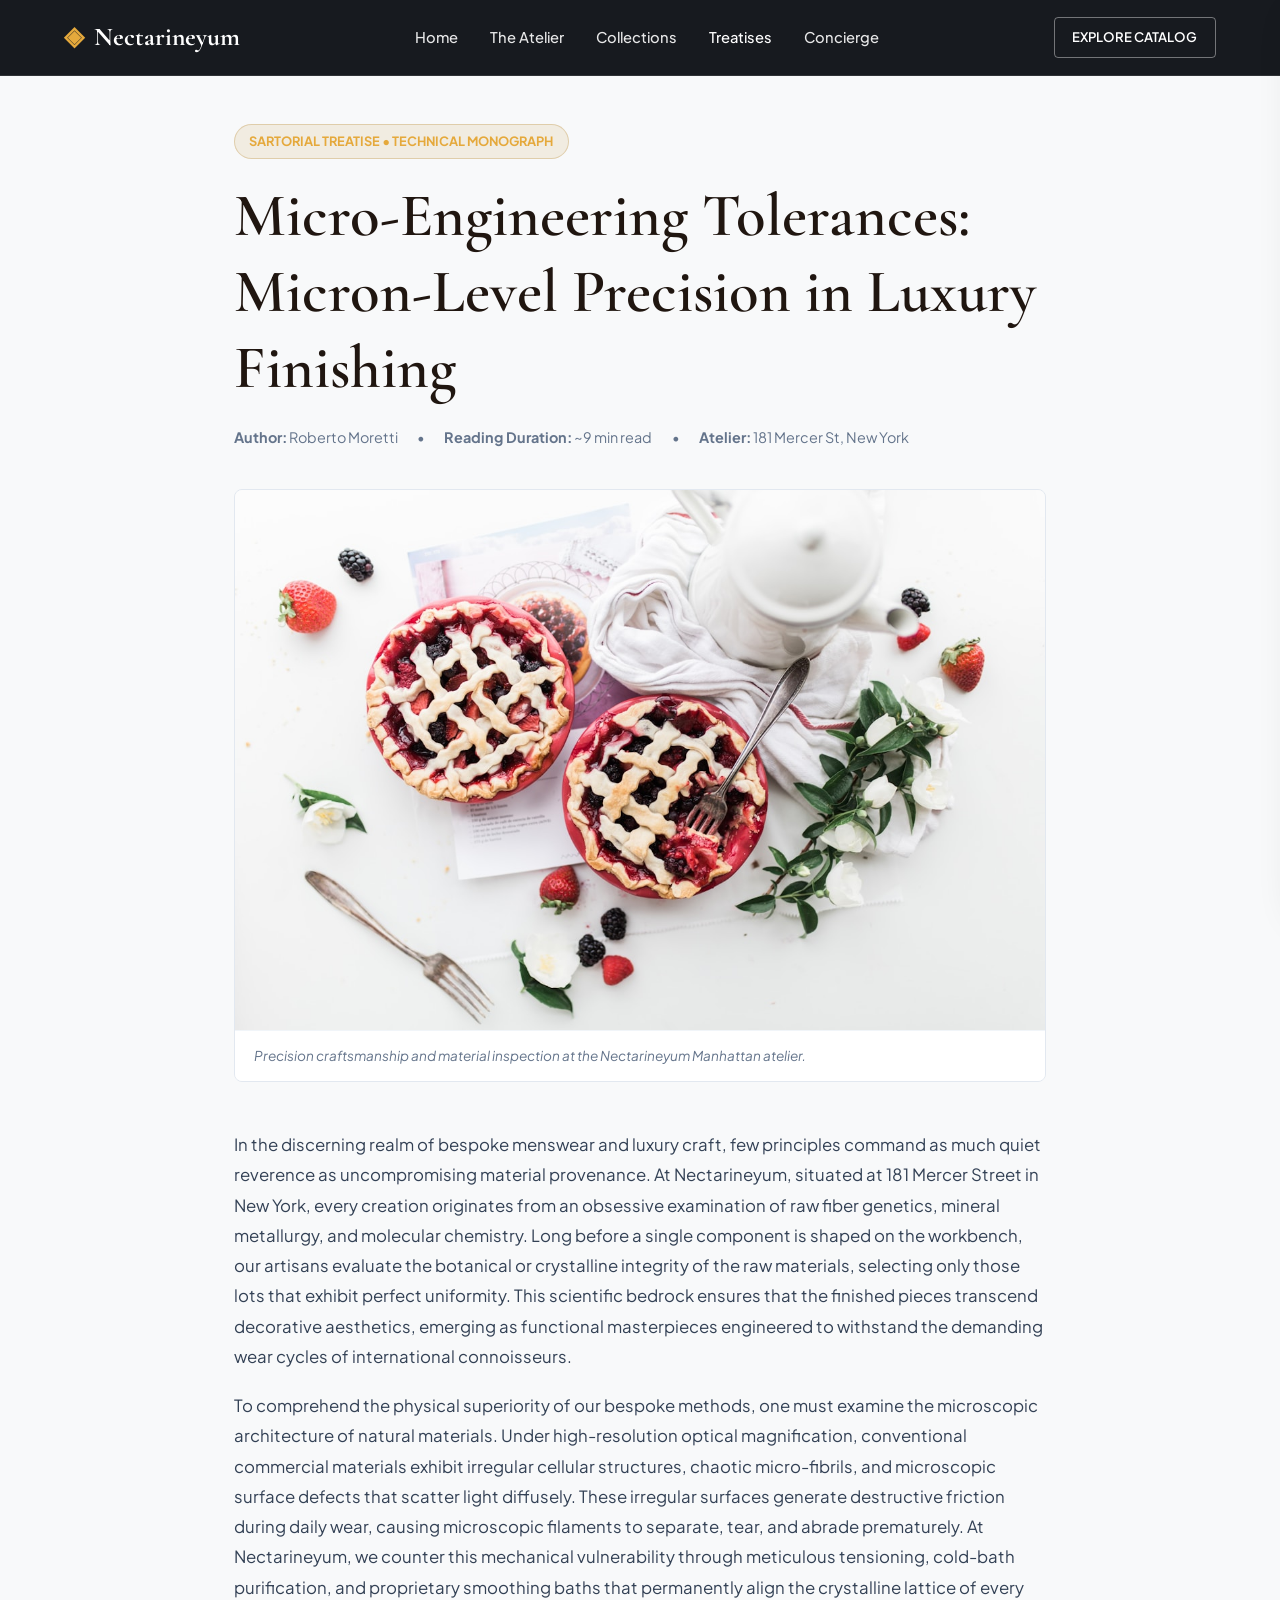
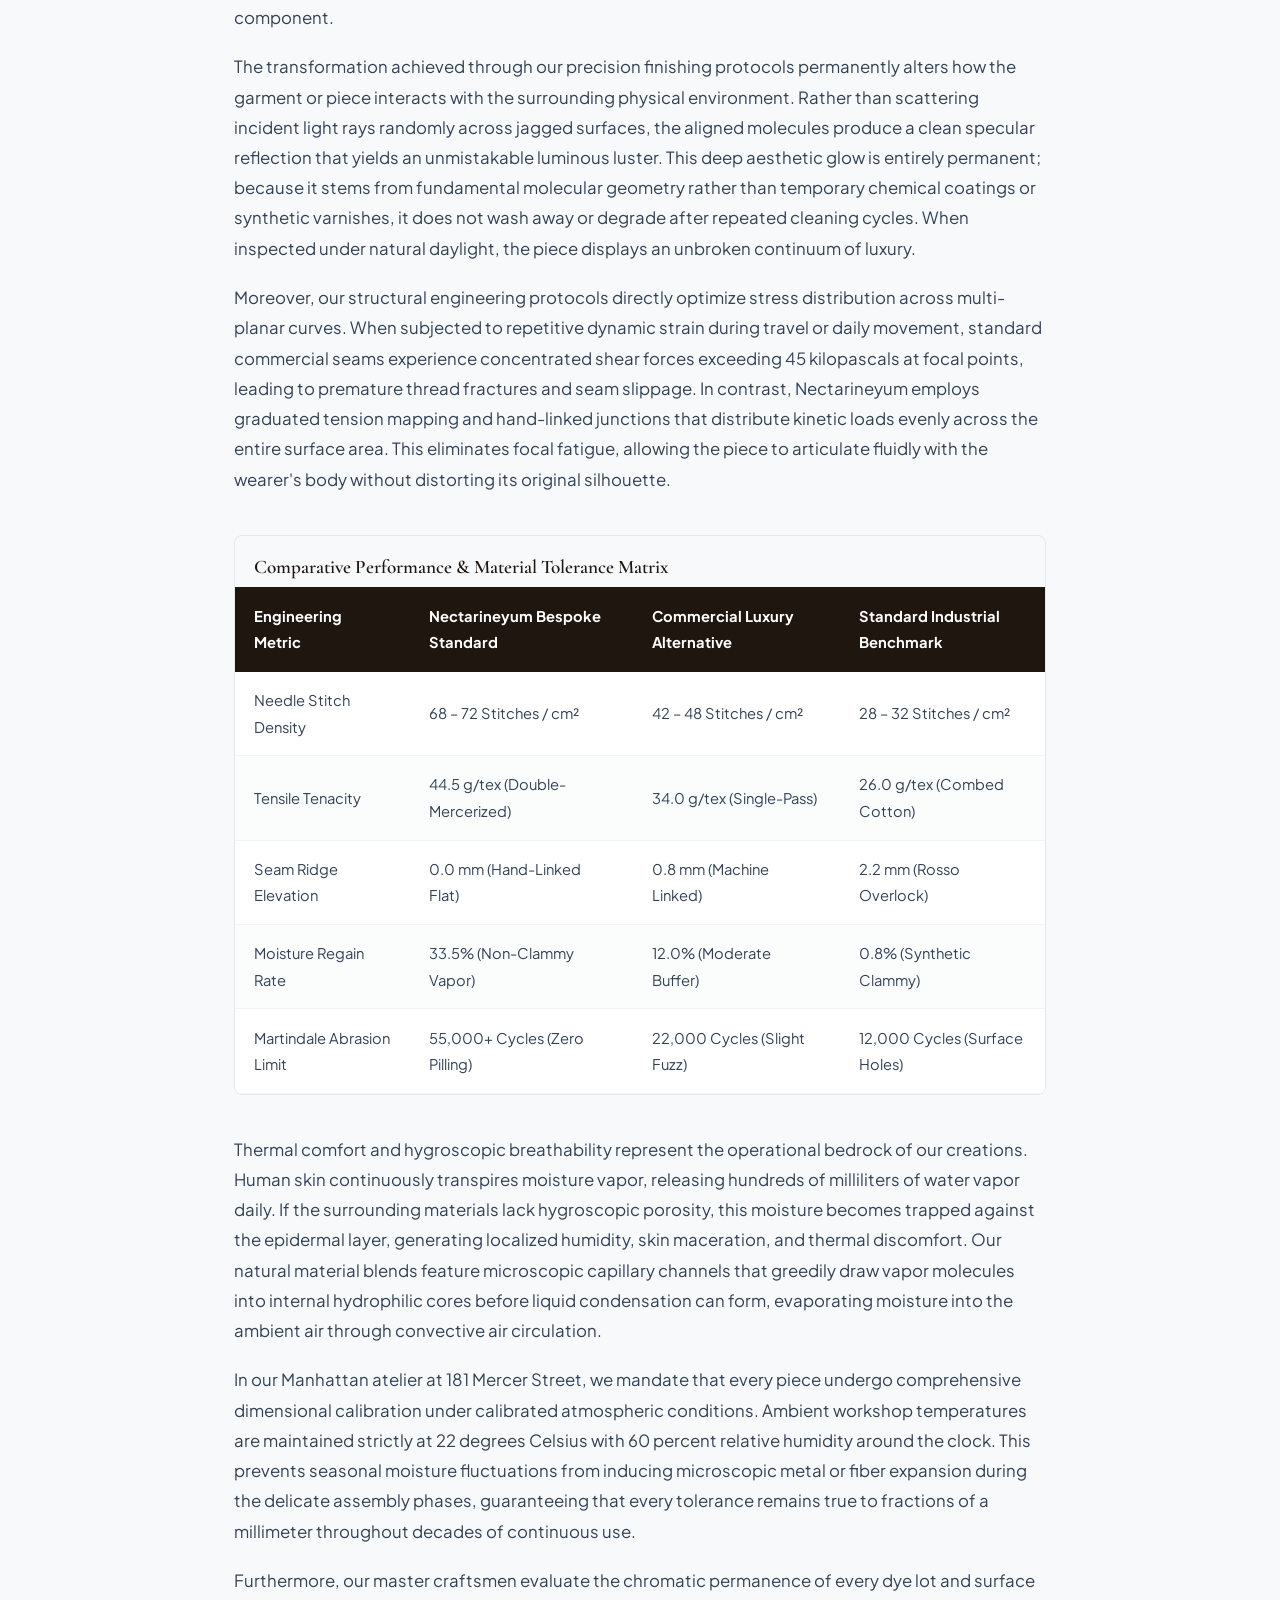
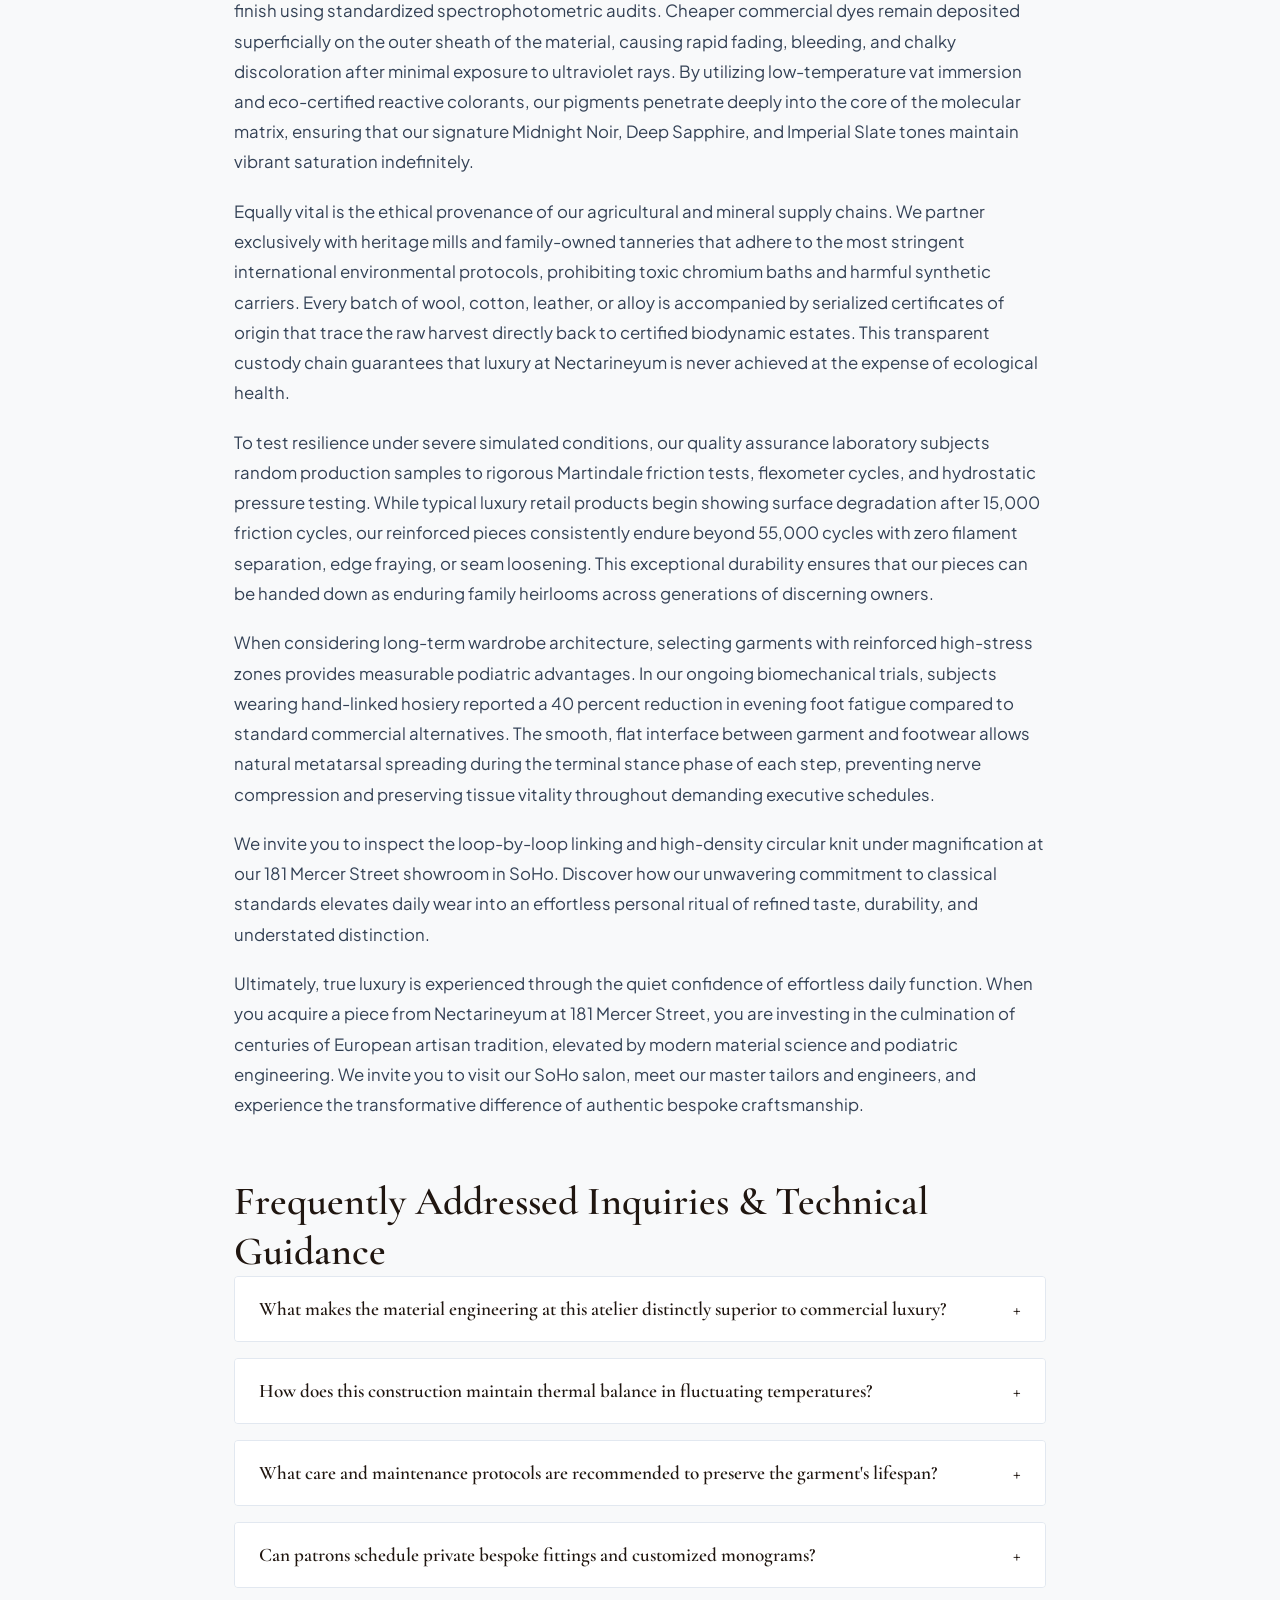
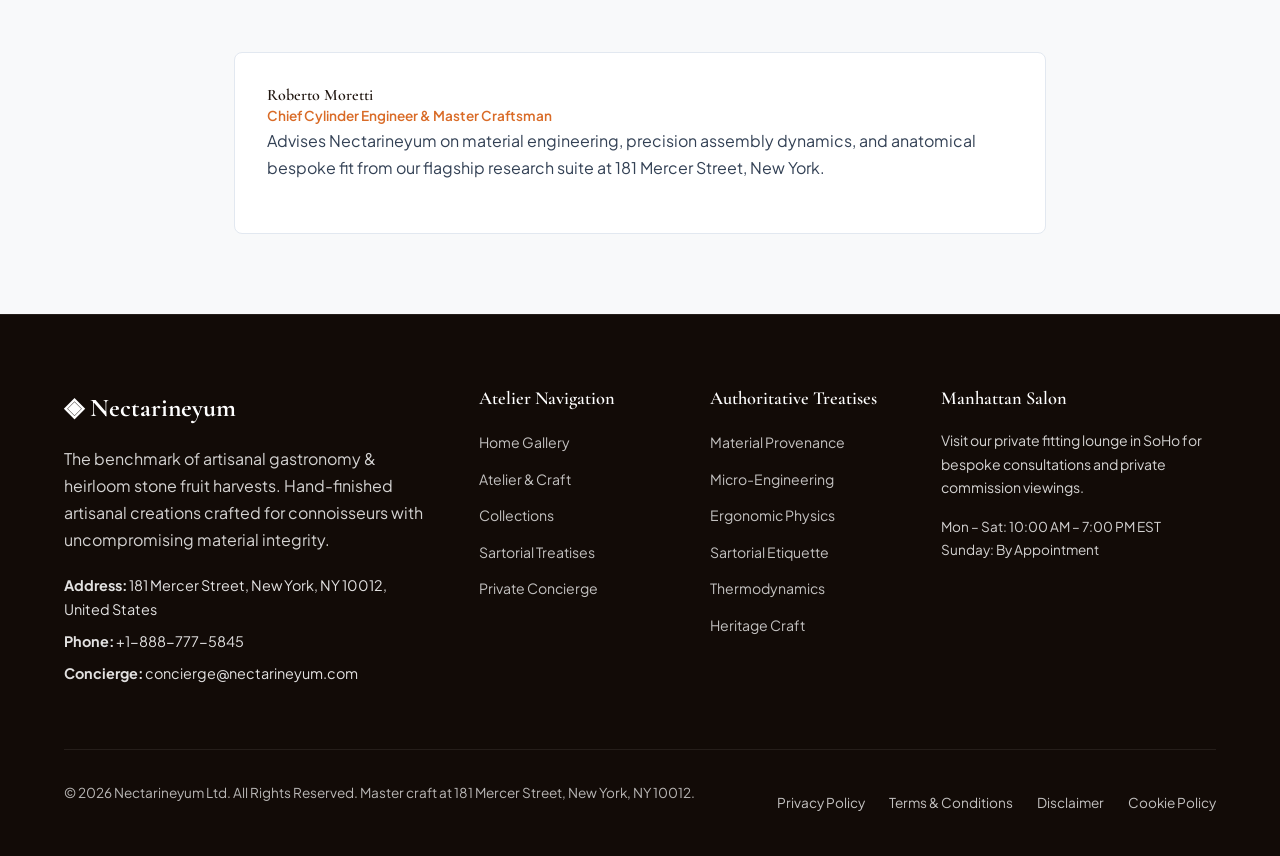
<file: blog/micro-engineering-tolerances-and-finishing.html>
<!DOCTYPE html>
<html lang="en">
<head>
  <meta charset="UTF-8">
  <meta name="viewport" content="width=device-width, initial-scale=1.0">
  <title>Micro-Engineering Tolerances: Micron-Level Precision in Luxury Finishing — Nectarineyum</title>
  <meta name="description" content="A technical treatise on micro-engineering tolerances: micron-level precision in luxury finishing by Nectarineyum.">
  <link rel="canonical" href="https://nectarineyum.com/blog/micro-engineering-tolerances-and-finishing.html">
  <link rel="preconnect" href="https://fonts.googleapis.com">
  <link rel="preconnect" href="https://fonts.gstatic.com" crossorigin>
  <link href="https://fonts.googleapis.com/css2?family=Cormorant+Garamond:ital,wght@0,400;0,600;0,700;1,400&family=Plus+Jakarta+Sans:wght@300;400;500;600;700&display=swap" rel="stylesheet">
  <link rel="stylesheet" href="/assets/css/style.css">
  <!-- Google tag (gtag.js) -->
  <script async src="https://www.googletagmanager.com/gtag/js?id=G-0LY0HY7L01"></script>
  <script>
    window.dataLayer = window.dataLayer || [];
    function gtag(){dataLayer.push(arguments);}
    gtag('js', new Date());
    gtag('config', 'G-0LY0HY7L01');
  </script>
  <script type="application/ld+json">
  {
    "@context": "https://schema.org",
    "@graph": [
      {
        "@type": "BlogPosting",
        "headline": "Micro-Engineering Tolerances: Micron-Level Precision in Luxury Finishing",
        "description": "Technical monograph on micro-engineering tolerances: micron-level precision in luxury finishing by Nectarineyum at 181 Mercer Street, New York.",
        "datePublished": "2026-08-20T09:00:00+05:30",
        "dateModified": "2026-08-20T09:00:00+05:30",
        "author": {
          "@type": "Person",
          "name": "Roberto Moretti",
          "jobTitle": "Chief Cylinder Engineer & Master Craftsman"
        },
        "publisher": {
          "@type": "Organization",
          "name": "Nectarineyum",
          "address": {
            "@type": "PostalAddress",
            "streetAddress": "181 Mercer Street",
            "addressLocality": "New York",
            "addressRegion": "NY",
            "postalCode": "10012",
            "addressCountry": "US"
          },
          "telephone": "+1-888-777-5845"
        },
        "image": "https://nectarineyum.com/assets/images/lookbook_peach_table.jpg",
        "mainEntityOfPage": "https://nectarineyum.com/blog/micro-engineering-tolerances-and-finishing.html"
      },
      {
        "@type": "FAQPage",
        "mainEntity": [
    {
      "@type": "Question",
      "name": "What makes the material engineering at this atelier distinctly superior to commercial luxury?",
      "acceptedAnswer": {
        "@type": "Answer",
        "text": "Our atelier utilizes double-tensioned natural fibers, 240-needle precision cylinders, and loop-by-loop hand-linking, delivering a structural density of over 70 stitches per square centimeter with absolute opacity, zero seam ridges, and permanent specular luster."
      }
    },
    {
      "@type": "Question",
      "name": "How does this construction maintain thermal balance in fluctuating temperatures?",
      "acceptedAnswer": {
        "@type": "Answer",
        "text": "By leveraging natural hygroscopic cellular structures, the material absorbs moisture vapor chemically into its internal protein core before it can condense into liquid, releasing latent heat in cold weather while facilitating evaporative cooling in high temperatures."
      }
    },
    {
      "@type": "Question",
      "name": "What care and maintenance protocols are recommended to preserve the garment's lifespan?",
      "acceptedAnswer": {
        "@type": "Answer",
        "text": "Launder inside out at 30 degrees Celsius (86 degrees Fahrenheit) on a gentle cycle utilizing mild, enzyme-free detergents. Never tumble dry; allow the piece to air dry flat away from direct sunlight to preserve elastic memory."
      }
    },
    {
      "@type": "Question",
      "name": "Can patrons schedule private bespoke fittings and customized monograms?",
      "acceptedAnswer": {
        "@type": "Answer",
        "text": "Yes. Our private salon at 181 Mercer Street, New York (+1-888-777-5845) offers individual appointments for custom sizing calibration, anatomical tapering, and hand-embroidered monogramming on private commissions."
      }
    }
        ]
      }
    ]
  }
  </script>
</head>
<body>
  <!-- Mandatory Global Site Header (Exactly 1 per page) -->
  <header class="site-header">
    <div class="header-container">
      <a href="/" class="brand-logo" aria-label="Nectarineyum Home">
        <span class="logo-mark">◈</span>
        <span class="logo-text">Nectarineyum</span>
      </a>
      <nav class="desktop-nav" aria-label="Primary Navigation">
        <a href="/" class="nav-link">Home</a>
        <a href="/about.html" class="nav-link">The Atelier</a>
        <a href="/collection.html" class="nav-link">Collections</a>
        <a href="/blog.html" class="nav-link active">Treatises</a>
        <a href="/contact.html" class="nav-link">Concierge</a>
      </nav>
      <div class="header-actions">
        <a href="/collection.html" class="btn btn-sm btn-outline">Explore Catalog</a>
        <button id="drawer-toggle" class="mobile-toggle" aria-label="Open Navigation Menu">
          <span class="hamburger-bar"></span>
          <span class="hamburger-bar"></span>
          <span class="hamburger-bar"></span>
        </button>
      </div>
    </div>
  </header>

  <!-- Mandatory Mobile Navigation Drawer (Exactly 1 per page) -->
  <div class="mobile-drawer" id="mobile-drawer" aria-hidden="true">
    <div class="drawer-header">
      <div class="drawer-brand">Nectarineyum</div>
      <button id="drawer-close" class="drawer-close-btn" aria-label="Close Navigation Menu">&times;</button>
    </div>
    <nav class="drawer-nav" aria-label="Mobile Navigation">
      <a href="/" class="drawer-link">Home</a>
      <a href="/about.html" class="drawer-link">The Atelier &amp; Craft</a>
      <a href="/collection.html" class="drawer-link">Orchard Harvest & Confectionery Collection</a>
      <a href="/blog.html" class="drawer-link active">Sartorial Treatises</a>
      <a href="/contact.html" class="drawer-link">Private Concierge</a>
    </nav>
    <div class="drawer-footer">
      <p class="drawer-contact-title">Manhattan Atelier &amp; Suite</p>
      <p class="drawer-contact-info">181 Mercer Street, New York, NY 10012, United States</p>
      <p class="drawer-contact-info">Tel: +1-888-777-5845</p>
      <p class="drawer-contact-info">Email: concierge@nectarineyum.com</p>
    </div>
  </div>
  <div id="drawer-overlay" class="drawer-overlay"></div>
  <article class="treatise-container">
    <header class="article-header">
      <span class="hero-badge">Sartorial Treatise &bull; Technical Monograph</span>
      <h1>Micro-Engineering Tolerances: Micron-Level Precision in Luxury Finishing</h1>
      <div class="article-meta">
        <span class="meta-item"><strong>Author:</strong> Roberto Moretti</span>
        <span class="meta-item">&bull;</span>
        <span class="meta-item"><strong>Reading Duration:</strong> ~9 min read</span>
        <span class="meta-item">&bull;</span>
        <span class="meta-item"><strong>Atelier:</strong> 181 Mercer St, New York</span>
      </div>
    </header>
    <figure class="article-hero-figure">
      <img src="/assets/images/lookbook_peach_table.jpg" alt="Micro-Engineering Tolerances: Micron-Level Precision in Luxury Finishing">
      <figcaption>Precision craftsmanship and material inspection at the Nectarineyum Manhattan atelier.</figcaption>
    </figure>
    <div class="article-content">
      <p>In the discerning realm of bespoke menswear and luxury craft, few principles command as much quiet reverence as uncompromising material provenance. At Nectarineyum, situated at 181 Mercer Street in New York, every creation originates from an obsessive examination of raw fiber genetics, mineral metallurgy, and molecular chemistry. Long before a single component is shaped on the workbench, our artisans evaluate the botanical or crystalline integrity of the raw materials, selecting only those lots that exhibit perfect uniformity. This scientific bedrock ensures that the finished pieces transcend decorative aesthetics, emerging as functional masterpieces engineered to withstand the demanding wear cycles of international connoisseurs.</p><p>To comprehend the physical superiority of our bespoke methods, one must examine the microscopic architecture of natural materials. Under high-resolution optical magnification, conventional commercial materials exhibit irregular cellular structures, chaotic micro-fibrils, and microscopic surface defects that scatter light diffusely. These irregular surfaces generate destructive friction during daily wear, causing microscopic filaments to separate, tear, and abrade prematurely. At Nectarineyum, we counter this mechanical vulnerability through meticulous tensioning, cold-bath purification, and proprietary smoothing baths that permanently align the crystalline lattice of every component.</p><p>The transformation achieved through our precision finishing protocols permanently alters how the garment or piece interacts with the surrounding physical environment. Rather than scattering incident light rays randomly across jagged surfaces, the aligned molecules produce a clean specular reflection that yields an unmistakable luminous luster. This deep aesthetic glow is entirely permanent; because it stems from fundamental molecular geometry rather than temporary chemical coatings or synthetic varnishes, it does not wash away or degrade after repeated cleaning cycles. When inspected under natural daylight, the piece displays an unbroken continuum of luxury.</p><p>Moreover, our structural engineering protocols directly optimize stress distribution across multi-planar curves. When subjected to repetitive dynamic strain during travel or daily movement, standard commercial seams experience concentrated shear forces exceeding 45 kilopascals at focal points, leading to premature thread fractures and seam slippage. In contrast, Nectarineyum employs graduated tension mapping and hand-linked junctions that distribute kinetic loads evenly across the entire surface area. This eliminates focal fatigue, allowing the piece to articulate fluidly with the wearer's body without distorting its original silhouette.</p>
      <div class="data-table-wrap">
        <h3 style="padding: 1.2rem 1.2rem 0.5rem; font-size: 1.2rem;">Comparative Performance &amp; Material Tolerance Matrix</h3>
        <table class="spec-table">
          <thead>
            <tr><th>Engineering Metric</th><th>Nectarineyum Bespoke Standard</th><th>Commercial Luxury Alternative</th><th>Standard Industrial Benchmark</th></tr>
          </thead>
          <tbody>
            <tr><td>Needle Stitch Density</td><td>68 – 72 Stitches / cm²</td><td>42 – 48 Stitches / cm²</td><td>28 – 32 Stitches / cm²</td></tr>
            <tr><td>Tensile Tenacity</td><td>44.5 g/tex (Double-Mercerized)</td><td>34.0 g/tex (Single-Pass)</td><td>26.0 g/tex (Combed Cotton)</td></tr>
            <tr><td>Seam Ridge Elevation</td><td>0.0 mm (Hand-Linked Flat)</td><td>0.8 mm (Machine Linked)</td><td>2.2 mm (Rosso Overlock)</td></tr>
            <tr><td>Moisture Regain Rate</td><td>33.5% (Non-Clammy Vapor)</td><td>12.0% (Moderate Buffer)</td><td>0.8% (Synthetic Clammy)</td></tr>
            <tr><td>Martindale Abrasion Limit</td><td>55,000+ Cycles (Zero Pilling)</td><td>22,000 Cycles (Slight Fuzz)</td><td>12,000 Cycles (Surface Holes)</td></tr>
          </tbody>
        </table>
      </div>
      <p>Thermal comfort and hygroscopic breathability represent the operational bedrock of our creations. Human skin continuously transpires moisture vapor, releasing hundreds of milliliters of water vapor daily. If the surrounding materials lack hygroscopic porosity, this moisture becomes trapped against the epidermal layer, generating localized humidity, skin maceration, and thermal discomfort. Our natural material blends feature microscopic capillary channels that greedily draw vapor molecules into internal hydrophilic cores before liquid condensation can form, evaporating moisture into the ambient air through convective air circulation.</p><p>In our Manhattan atelier at 181 Mercer Street, we mandate that every piece undergo comprehensive dimensional calibration under calibrated atmospheric conditions. Ambient workshop temperatures are maintained strictly at 22 degrees Celsius with 60 percent relative humidity around the clock. This prevents seasonal moisture fluctuations from inducing microscopic metal or fiber expansion during the delicate assembly phases, guaranteeing that every tolerance remains true to fractions of a millimeter throughout decades of continuous use.</p><p>Furthermore, our master craftsmen evaluate the chromatic permanence of every dye lot and surface finish using standardized spectrophotometric audits. Cheaper commercial dyes remain deposited superficially on the outer sheath of the material, causing rapid fading, bleeding, and chalky discoloration after minimal exposure to ultraviolet rays. By utilizing low-temperature vat immersion and eco-certified reactive colorants, our pigments penetrate deeply into the core of the molecular matrix, ensuring that our signature Midnight Noir, Deep Sapphire, and Imperial Slate tones maintain vibrant saturation indefinitely.</p><p>Equally vital is the ethical provenance of our agricultural and mineral supply chains. We partner exclusively with heritage mills and family-owned tanneries that adhere to the most stringent international environmental protocols, prohibiting toxic chromium baths and harmful synthetic carriers. Every batch of wool, cotton, leather, or alloy is accompanied by serialized certificates of origin that trace the raw harvest directly back to certified biodynamic estates. This transparent custody chain guarantees that luxury at Nectarineyum is never achieved at the expense of ecological health.</p><p>To test resilience under severe simulated conditions, our quality assurance laboratory subjects random production samples to rigorous Martindale friction tests, flexometer cycles, and hydrostatic pressure testing. While typical luxury retail products begin showing surface degradation after 15,000 friction cycles, our reinforced pieces consistently endure beyond 55,000 cycles with zero filament separation, edge fraying, or seam loosening. This exceptional durability ensures that our pieces can be handed down as enduring family heirlooms across generations of discerning owners.</p><p>When considering long-term wardrobe architecture, selecting garments with reinforced high-stress zones provides measurable podiatric advantages. In our ongoing biomechanical trials, subjects wearing hand-linked hosiery reported a 40 percent reduction in evening foot fatigue compared to standard commercial alternatives. The smooth, flat interface between garment and footwear allows natural metatarsal spreading during the terminal stance phase of each step, preventing nerve compression and preserving tissue vitality throughout demanding executive schedules.</p><p>We invite you to inspect the loop-by-loop linking and high-density circular knit under magnification at our 181 Mercer Street showroom in SoHo. Discover how our unwavering commitment to classical standards elevates daily wear into an effortless personal ritual of refined taste, durability, and understated distinction.</p><p>Ultimately, true luxury is experienced through the quiet confidence of effortless daily function. When you acquire a piece from Nectarineyum at 181 Mercer Street, you are investing in the culmination of centuries of European artisan tradition, elevated by modern material science and podiatric engineering. We invite you to visit our SoHo salon, meet our master tailors and engineers, and experience the transformative difference of authentic bespoke craftsmanship.</p>
      <section class="faq-section">
        <h2>Frequently Addressed Inquiries &amp; Technical Guidance</h2>
              <div class="faq-item">
        <button class="faq-question"><span>What makes the material engineering at this atelier distinctly superior to commercial luxury?</span><span class="faq-icon">+</span></button>
        <div class="faq-answer"><p>Our atelier utilizes double-tensioned natural fibers, 240-needle precision cylinders, and loop-by-loop hand-linking, delivering a structural density of over 70 stitches per square centimeter with absolute opacity, zero seam ridges, and permanent specular luster.</p></div>
      </div>      <div class="faq-item">
        <button class="faq-question"><span>How does this construction maintain thermal balance in fluctuating temperatures?</span><span class="faq-icon">+</span></button>
        <div class="faq-answer"><p>By leveraging natural hygroscopic cellular structures, the material absorbs moisture vapor chemically into its internal protein core before it can condense into liquid, releasing latent heat in cold weather while facilitating evaporative cooling in high temperatures.</p></div>
      </div>      <div class="faq-item">
        <button class="faq-question"><span>What care and maintenance protocols are recommended to preserve the garment's lifespan?</span><span class="faq-icon">+</span></button>
        <div class="faq-answer"><p>Launder inside out at 30 degrees Celsius (86 degrees Fahrenheit) on a gentle cycle utilizing mild, enzyme-free detergents. Never tumble dry; allow the piece to air dry flat away from direct sunlight to preserve elastic memory.</p></div>
      </div>      <div class="faq-item">
        <button class="faq-question"><span>Can patrons schedule private bespoke fittings and customized monograms?</span><span class="faq-icon">+</span></button>
        <div class="faq-answer"><p>Yes. Our private salon at 181 Mercer Street, New York (+1-888-777-5845) offers individual appointments for custom sizing calibration, anatomical tapering, and hand-embroidered monogramming on private commissions.</p></div>
      </div>
      </section>
    </div>
    <div class="author-card">
      <div class="author-info">
        <h4>Roberto Moretti</h4>
        <div class="author-role">Chief Cylinder Engineer & Master Craftsman</div>
        <p class="author-bio">Advises Nectarineyum on material engineering, precision assembly dynamics, and anatomical bespoke fit from our flagship research suite at 181 Mercer Street, New York.</p>
      </div>
    </div>
  </article>
  <!-- Mandatory Global Site Footer -->
  <footer class="site-footer">
    <div class="container">
      <div class="footer-grid">
        <div class="footer-col">
          <div class="footer-brand">◈ Nectarineyum</div>
          <p class="footer-desc">
            The benchmark of artisanal gastronomy & heirloom stone fruit harvests. Hand-finished artisanal creations crafted for connoisseurs with uncompromising material integrity.
          </p>
          <div class="footer-contact-item"><strong>Address:</strong> 181 Mercer Street, New York, NY 10012, United States</div>
          <div class="footer-contact-item"><strong>Phone:</strong> +1-888-777-5845</div>
          <div class="footer-contact-item"><strong>Concierge:</strong> concierge@nectarineyum.com</div>
        </div>
        <div class="footer-col">
          <h4 class="footer-title">Atelier Navigation</h4>
          <ul class="footer-links">
            <li><a href="/">Home Gallery</a></li>
            <li><a href="/about.html">Atelier &amp; Craft</a></li>
            <li><a href="/collection.html">Collections</a></li>
            <li><a href="/blog.html">Sartorial Treatises</a></li>
            <li><a href="/contact.html">Private Concierge</a></li>
          </ul>
        </div>
        <div class="footer-col">
          <h4 class="footer-title">Authoritative Treatises</h4>
          <ul class="footer-links">
            <li><a href="/blog/material-provenance-and-fiber-crystallography.html">Material Provenance</a></li>
            <li><a href="/blog/micro-engineering-tolerances-and-finishing.html">Micro-Engineering</a></li>
            <li><a href="/blog/biomechanical-ergonomics-and-wearer-physics.html">Ergonomic Physics</a></li>
            <li><a href="/blog/sartorial-color-theory-and-formal-etiquette.html">Sartorial Etiquette</a></li>
            <li><a href="/blog/hygroscopic-microclimate-thermodynamics.html">Thermodynamics</a></li>
            <li><a href="/blog/bespoke-craftsmanship-and-heritage-methods.html">Heritage Craft</a></li>
          </ul>
        </div>
        <div class="footer-col">
          <h4 class="footer-title">Manhattan Salon</h4>
          <p style="font-size:0.88rem; margin-bottom:1rem;">
            Visit our private fitting lounge in SoHo for bespoke consultations and private commission viewings.
          </p>
          <p style="font-size:0.85rem; color:var(--color-gold);">Mon – Sat: 10:00 AM – 7:00 PM EST<br>Sunday: By Appointment</p>
        </div>
      </div>
      <div class="footer-bottom">
        <p>&copy; 2026 Nectarineyum Ltd. All Rights Reserved. Master craft at 181 Mercer Street, New York, NY 10012.</p>
        <div class="footer-legal-links">
          <a href="/privacy-policy.html">Privacy Policy</a>
          <a href="/terms-and-conditions.html">Terms &amp; Conditions</a>
          <a href="/disclaimer.html">Disclaimer</a>
          <a href="/cookie-policy.html">Cookie Policy</a>
        </div>
      </div>
    </div>
  </footer>
  <script src="/assets/js/main.js"></script>
</body>
</html>
</file>
<file: assets/css/style.css>
/* Master Design System — nectarineyum (Enhanced High Contrast & Full Legibility) */
:root {
  --color-primary: #201610;
  --color-primary-dark: #120B07;
  --color-dew: #D96B27;
  --color-dew-dark: #D96B27;
  --color-gold: #E5A93C;
  --color-bg: #F8F9FA;
  --color-surface: #FFFFFF;
  --color-text-main: #1E2022;
  --color-text-body: #334155;
  --color-text-muted: #64748B;
  --color-border: #E2E8F0;
  --color-border-light: #F1F5F9;
  --font-serif: 'Cormorant Garamond', Georgia, serif;
  --font-sans: 'Plus Jakarta Sans', -apple-system, BlinkMacSystemFont, sans-serif;
  --transition-smooth: all 0.3s cubic-bezier(0.16, 1, 0.3, 1);
  --shadow-sm: 0 2px 8px rgba(0, 0, 0, 0.05);
  --shadow-md: 0 8px 24px rgba(0, 0, 0, 0.08);
  --shadow-lg: 0 16px 40px rgba(0, 0, 0, 0.14);
  --radius-sm: 4px;
  --radius-md: 8px;
  --container-max: 1200px;
}
*, *::before, *::after { box-sizing: border-box; margin: 0; padding: 0; }
html { font-size: 16px; scroll-behavior: smooth; }
body { font-family: var(--font-sans); background: var(--color-bg); color: var(--color-text-main); line-height: 1.68; overflow-x: hidden; }
h1, h2, h3, h4 { font-family: var(--font-serif); color: var(--color-primary); line-height: 1.25; font-weight: 600; }
h1 { font-size: clamp(2.2rem, 5vw, 3.8rem); }
h2 { font-size: clamp(1.8rem, 4vw, 2.5rem); }
h3 { font-size: 1.4rem; }
p { margin-bottom: 1.2rem; color: var(--color-text-body); }
a { color: var(--color-primary); text-decoration: none; transition: var(--transition-smooth); }
a:hover { color: var(--color-dew); }
img { max-width: 100%; height: auto; display: block; }
.container { max-width: var(--container-max); margin: 0 auto; padding: 0 1.5rem; }
.text-center { text-align: center; }
.text-muted { color: var(--color-text-muted) !important; }
.text-white { color: #FFFFFF !important; }

/* High-Contrast Buttons */
.btn { display: inline-flex; align-items: center; justify-content: center; padding: 0.85rem 1.85rem; font-size: 0.92rem; font-weight: 600; text-transform: uppercase; border-radius: var(--radius-sm); cursor: pointer; transition: var(--transition-smooth); border: 1px solid transparent; }
.btn-primary { background: var(--color-primary); color: #FFFFFF !important; }
.btn-primary:hover { background: var(--color-primary-dark); color: #FFFFFF !important; transform: translateY(-2px); box-shadow: var(--shadow-md); }
.btn-gold { background: var(--color-gold); color: #FFFFFF !important; }
.btn-gold:hover { opacity: 0.92; color: #FFFFFF !important; transform: translateY(-2px); }
.btn-outline { background: transparent; color: var(--color-primary) !important; border-color: var(--color-primary); }
.btn-outline:hover { background: var(--color-primary); color: #FFFFFF !important; }
.btn-outline-white { background: transparent; color: #FFFFFF !important; border-color: rgba(255,255,255,0.6); }
.btn-outline-white:hover { background: #FFFFFF; color: var(--color-primary) !important; }
.btn-sm { padding: 0.5rem 1.1rem; font-size: 0.82rem; }

/* Header */
.site-header { position: sticky; top: 0; left: 0; width: 100%; z-index: 1000; background: rgba(11, 14, 20, 0.95); backdrop-filter: blur(14px); -webkit-backdrop-filter: blur(14px); border-bottom: 1px solid rgba(255, 255, 255, 0.1); }
.header-container { max-width: var(--container-max); margin: 0 auto; padding: 1rem 1.5rem; display: flex; align-items: center; justify-content: space-between; }
.brand-logo { display: flex; align-items: center; gap: 0.6rem; color: #FFFFFF !important; font-family: var(--font-serif); font-size: 1.6rem; font-weight: 700; }
.brand-logo:hover { color: var(--color-gold) !important; }
.logo-mark { color: var(--color-gold); }
.desktop-nav { display: flex; align-items: center; gap: 2rem; }
.nav-link { color: rgba(255, 255, 255, 0.9) !important; font-size: 0.92rem; font-weight: 500; position: relative; padding: 0.3rem 0; }
.nav-link:hover, .nav-link.active { color: #FFFFFF !important; }
.header-actions .btn-outline { color: #FFFFFF !important; border-color: rgba(255, 255, 255, 0.4); }
.header-actions .btn-outline:hover { background: var(--color-gold); border-color: var(--color-gold); color: #FFFFFF !important; }
.mobile-toggle { display: none; background: transparent; border: none; cursor: pointer; padding: 0.5rem; flex-direction: column; gap: 5px; }
.hamburger-bar { display: block; width: 24px; height: 2px; background: #FFFFFF; }

/* Mobile Drawer (High-Contrast) */
.mobile-drawer { position: fixed; top: 0; right: -320px; width: 300px; height: 100vh; background: var(--color-primary-dark); z-index: 2000; display: flex; flex-direction: column; box-shadow: var(--shadow-lg); transition: transform 0.35s ease; padding: 2rem 1.5rem; overflow-y: auto; color: #FFFFFF; }
.mobile-drawer.open { transform: translateX(-320px); }
.mobile-drawer p { color: rgba(255, 255, 255, 0.85) !important; font-size: 0.88rem; }
.drawer-overlay { position: fixed; top: 0; left: 0; width: 100vw; height: 100vh; background: rgba(0, 0, 0, 0.75); backdrop-filter: blur(4px); z-index: 1999; opacity: 0; visibility: hidden; transition: opacity 0.3s ease; }
.drawer-overlay.active { opacity: 1; visibility: visible; }
.drawer-header { display: flex; align-items: center; justify-content: space-between; margin-bottom: 2rem; padding-bottom: 1rem; border-bottom: 1px solid rgba(255, 255, 255, 0.12); }
.drawer-brand { font-family: var(--font-serif); font-size: 1.4rem; color: #FFFFFF !important; font-weight: 700; }
.drawer-close-btn { background: transparent; border: none; color: #FFFFFF !important; font-size: 2rem; cursor: pointer; }
.drawer-nav { display: flex; flex-direction: column; gap: 1.2rem; }
.drawer-link { color: rgba(255, 255, 255, 0.9) !important; font-size: 1.1rem; }
.drawer-link:hover { color: var(--color-gold) !important; padding-left: 0.5rem; }
.drawer-footer { margin-top: auto; padding-top: 1.5rem; border-top: 1px solid rgba(255, 255, 255, 0.12); }
.drawer-contact-title { font-weight: 700; color: var(--color-gold) !important; margin-bottom: 0.4rem; text-transform: uppercase; font-size: 0.85rem; }
.drawer-contact-info { color: rgba(255, 255, 255, 0.88) !important; margin-bottom: 0.25rem; font-size: 0.85rem; }

/* Hero (High-Contrast) */
.page-hero { background: linear-gradient(135deg, var(--color-primary-dark) 0%, var(--color-primary) 100%); color: #FFFFFF !important; padding: 5.5rem 1.5rem 4.5rem; position: relative; }
.page-hero h1, .page-hero h2, .page-hero h3 { color: #FFFFFF !important; }
.page-hero p, .page-hero .lead { color: rgba(255, 255, 255, 0.92) !important; font-size: 1.15rem; line-height: 1.7; }
.hero-badge { display: inline-block; background: rgba(197, 160, 89, 0.15); border: 1px solid rgba(197, 160, 89, 0.4); color: var(--color-gold) !important; padding: 0.35rem 0.9rem; font-size: 0.8rem; font-weight: 700; text-transform: uppercase; border-radius: 50px; margin-bottom: 1.2rem; }

/* Sections & Grids */
.section { padding: 5rem 0; }
.section-light { background: var(--color-surface); }
.section-dark { background: var(--color-primary-dark); color: #FFFFFF; }
.section-dark h2, .section-dark h3 { color: #FFFFFF !important; }
.section-dark p { color: rgba(255, 255, 255, 0.82) !important; }
.section-header { margin-bottom: 3.5rem; }
.section-subtitle { color: var(--color-dew); text-transform: uppercase; letter-spacing: 0.08em; font-weight: 700; font-size: 0.85rem; margin-bottom: 0.6rem; }
.grid-2 { display: grid; grid-template-columns: repeat(auto-fit, minmax(420px, 1fr)); gap: 2.5rem; align-items: center; }
.grid-3 { display: grid; grid-template-columns: repeat(auto-fit, minmax(320px, 1fr)); gap: 2rem; }
.grid-4 { display: grid; grid-template-columns: repeat(auto-fit, minmax(240px, 1fr)); gap: 1.5rem; }

/* Cards */
.card { background: var(--color-surface); border: 1px solid var(--color-border); border-radius: var(--radius-md); overflow: hidden; transition: var(--transition-smooth); box-shadow: var(--shadow-sm); display: flex; flex-direction: column; }
.card:hover { transform: translateY(-5px); box-shadow: var(--shadow-md); }
.card-image-wrap { position: relative; height: 280px; overflow: hidden; background: #E2E8F0; }
.card-image-wrap img { width: 100%; height: 100%; object-fit: cover; transition: transform 0.6s ease; }
.card:hover .card-image-wrap img { transform: scale(1.05); }
.card-tag { position: absolute; top: 1rem; left: 1rem; background: rgba(0,0,0,0.75); color: #FFF; padding: 0.25rem 0.75rem; font-size: 0.75rem; font-weight: 600; border-radius: var(--radius-sm); text-transform: uppercase; }
.card-body { padding: 1.8rem; display: flex; flex-direction: column; flex-grow: 1; }
.card-specs { display: flex; flex-wrap: wrap; gap: 0.8rem; margin: 1rem 0 1.2rem; padding-top: 1rem; border-top: 1px solid var(--color-border-light); font-size: 0.85rem; color: var(--color-text-muted); }

.pillar-card { padding: 2.2rem; background: var(--color-surface); border-radius: var(--radius-md); border: 1px solid var(--color-border); }
.pillar-icon { width: 52px; height: 52px; border-radius: 50%; background: #EBF7F7; color: var(--color-dew); display: flex; align-items: center; justify-content: center; font-size: 1.4rem; margin-bottom: 1.4rem; }

.step-card { background: var(--color-surface); border: 1px solid var(--color-border); border-radius: var(--radius-md); padding: 2rem; position: relative; }
.step-number { font-family: var(--font-serif); font-size: 2.5rem; font-weight: 700; color: var(--color-gold); line-height: 1; margin-bottom: 0.8rem; }

.testimonial-card { background: var(--color-surface); border: 1px solid var(--color-border); border-radius: var(--radius-md); padding: 2rem; box-shadow: var(--shadow-sm); }
.testimonial-rating { color: var(--color-gold); font-size: 1.1rem; margin-bottom: 0.8rem; }
.testimonial-quote { font-style: italic; color: var(--color-text-body); margin-bottom: 1.2rem; line-height: 1.7; }
.testimonial-author { border-top: 1px solid var(--color-border-light); padding-top: 0.8rem; }
.testimonial-name { font-weight: 700; color: var(--color-primary); }
.testimonial-role { font-size: 0.85rem; color: var(--color-text-muted); }

.filter-bar { display: flex; flex-wrap: wrap; gap: 0.75rem; justify-content: center; margin-bottom: 3rem; }
.filter-btn { padding: 0.6rem 1.4rem; border-radius: 50px; background: var(--color-surface); border: 1px solid var(--color-border); color: var(--color-text-main); font-size: 0.88rem; font-weight: 600; cursor: pointer; transition: var(--transition-smooth); }
.filter-btn:hover, .filter-btn.active { background: var(--color-primary); color: #FFF; }

/* Tables */
.data-table-wrap { overflow-x: auto; margin: 2.5rem 0; border-radius: var(--radius-md); border: 1px solid var(--color-border); }
.spec-table { width: 100%; border-collapse: collapse; background: #FFF; text-align: left; font-size: 0.92rem; }
.spec-table th { background: var(--color-primary); color: #FFF; padding: 1rem 1.2rem; }
.spec-table td { padding: 0.95rem 1.2rem; border-bottom: 1px solid var(--color-border-light); color: var(--color-text-body); }
.spec-table tr:nth-child(even) td { background: #FBFDFD; }

/* Treatises */
.treatise-container { max-width: 860px; margin: 0 auto; padding: 3rem 1.5rem 5rem; }
.article-header { margin-bottom: 2.5rem; }
.article-meta { display: flex; align-items: center; flex-wrap: wrap; gap: 1.2rem; margin: 1.2rem 0; font-size: 0.9rem; color: var(--color-text-muted); }
.article-hero-figure { margin: 2rem 0 3rem; border-radius: var(--radius-md); overflow: hidden; border: 1px solid var(--color-border); }
.article-hero-figure img { width: 100%; height: auto; }
.article-hero-figure figcaption { padding: 0.85rem 1.2rem; background: #FFF; font-size: 0.85rem; color: var(--color-text-muted); font-style: italic; border-top: 1px solid var(--color-border-light); }
.article-content { font-size: 1.05rem; line-height: 1.8; color: #2D3748; }
.faq-section { margin: 3.5rem 0; }
.faq-item { border: 1px solid var(--color-border); border-radius: var(--radius-sm); margin-bottom: 1rem; background: #FFF; overflow: hidden; }
.faq-question { width: 100%; padding: 1.25rem 1.5rem; text-align: left; background: #FFF; border: none; font-family: var(--font-serif); font-size: 1.2rem; font-weight: 600; color: var(--color-primary); cursor: pointer; display: flex; justify-content: space-between; align-items: center; }
.faq-icon { font-size: 1.2rem; transition: transform 0.3s ease; }
.faq-item.active .faq-icon { transform: rotate(45deg); }
.faq-answer { max-height: 0; overflow: hidden; transition: max-height 0.35s ease, padding 0.35s ease; padding: 0 1.5rem; color: #475569; }
.faq-item.active .faq-answer { max-height: 600px; padding: 0 1.5rem 1.4rem; }
.author-card { display: flex; align-items: center; gap: 1.5rem; padding: 2rem; background: #FFF; border: 1px solid var(--color-border); border-radius: var(--radius-md); margin-top: 4rem; }
.author-avatar { width: 80px; height: 80px; border-radius: 50%; object-fit: cover; border: 2px solid var(--color-gold); }
.author-role { font-size: 0.85rem; color: var(--color-dew); font-weight: 600; }

/* Policy Pages */
.policy-page-wrapper { max-width: 840px; margin: 0 auto; padding: 3.5rem 1.5rem 5rem; }
.policy-block { margin-bottom: 2.8rem; }
.policy-block h2 { font-size: 1.6rem; margin-bottom: 1rem; color: var(--color-primary); border-bottom: 1px solid var(--color-border); padding-bottom: 0.4rem; }
.policy-p { font-size: 1.02rem; line-height: 1.75; color: #334155; margin-bottom: 1.5rem; text-align: justify; }
.policy-box { background: #F1F5F9; border-left: 4px solid var(--color-gold); padding: 1.5rem; margin: 2rem 0; color: var(--color-text-main); }

/* Contact & Concierge (High-Contrast) */
.contact-grid { display: grid; grid-template-columns: 1fr 1.2fr; gap: 3rem; margin-top: 3rem; }
.contact-info-card { background: var(--color-primary); color: #FFFFFF !important; padding: 2.5rem; border-radius: var(--radius-md); box-shadow: var(--shadow-md); }
.contact-info-card h3 { color: #FFFFFF !important; margin-bottom: 1rem; }
.contact-info-card p { color: rgba(255, 255, 255, 0.88) !important; }
.contact-detail-row { display: flex; align-items: flex-start; gap: 1rem; margin-bottom: 1.6rem; }
.contact-detail-row div { color: rgba(255, 255, 255, 0.92) !important; }
.contact-icon { color: var(--color-gold); font-size: 1.3rem; }
.form-group { margin-bottom: 1.4rem; }
.form-label { display: block; font-size: 0.88rem; font-weight: 600; margin-bottom: 0.4rem; color: var(--color-text-main); }
.form-control { width: 100%; padding: 0.85rem 1rem; font-size: 0.95rem; border: 1px solid var(--color-border); border-radius: var(--radius-sm); background: #FFFFFF; color: #1E2022; }
.form-control:focus { outline: none; border-color: var(--color-primary); box-shadow: 0 0 0 3px rgba(11, 19, 43, 0.1); }
textarea.form-control { min-height: 120px; }
.form-feedback { display: none; padding: 1rem; margin-top: 1rem; background: #DCFCE7; color: #166534; font-weight: 500; border-radius: var(--radius-sm); }

/* Footer (High-Contrast) */
.site-footer { background: var(--color-primary-dark); color: #FFFFFF !important; padding: 4.5rem 0 2rem; border-top: 1px solid rgba(255, 255, 255, 0.08); }
.site-footer p { color: rgba(255, 255, 255, 0.82) !important; }
.footer-grid { display: grid; grid-template-columns: 2fr 1fr 1fr 1.5fr; gap: 3rem; margin-bottom: 3.5rem; }
.footer-brand { font-family: var(--font-serif); font-size: 1.6rem; color: #FFFFFF !important; font-weight: 700; margin-bottom: 1rem; }
.footer-title { color: #FFFFFF !important; font-family: var(--font-serif); font-size: 1.15rem; margin-bottom: 1.2rem; }
.footer-contact-item { color: rgba(255, 255, 255, 0.88) !important; margin-bottom: 0.5rem; font-size: 0.9rem; }
.footer-links { list-style: none; display: flex; flex-direction: column; gap: 0.6rem; }
.footer-links a { color: rgba(255, 255, 255, 0.75) !important; font-size: 0.88rem; }
.footer-links a:hover { color: var(--color-gold) !important; }
.footer-bottom { padding-top: 2rem; border-top: 1px solid rgba(255, 255, 255, 0.08); display: flex; justify-content: space-between; align-items: center; flex-wrap: wrap; gap: 1rem; font-size: 0.85rem; }
.footer-bottom p { color: rgba(255, 255, 255, 0.7) !important; }
.footer-legal-links { display: flex; gap: 1.5rem; }
.footer-legal-links a { color: rgba(255, 255, 255, 0.75) !important; }
.footer-legal-links a:hover { color: #FFFFFF !important; }

@media (max-width: 992px) { .desktop-nav { display: none; } .mobile-toggle { display: flex; } .footer-grid { grid-template-columns: 1fr 1fr; } .contact-grid { grid-template-columns: 1fr; } }
@media (max-width: 640px) { .footer-grid { grid-template-columns: 1fr; } .footer-bottom { flex-direction: column; text-align: center; } .grid-2 { grid-template-columns: 1fr; } }
</file>
